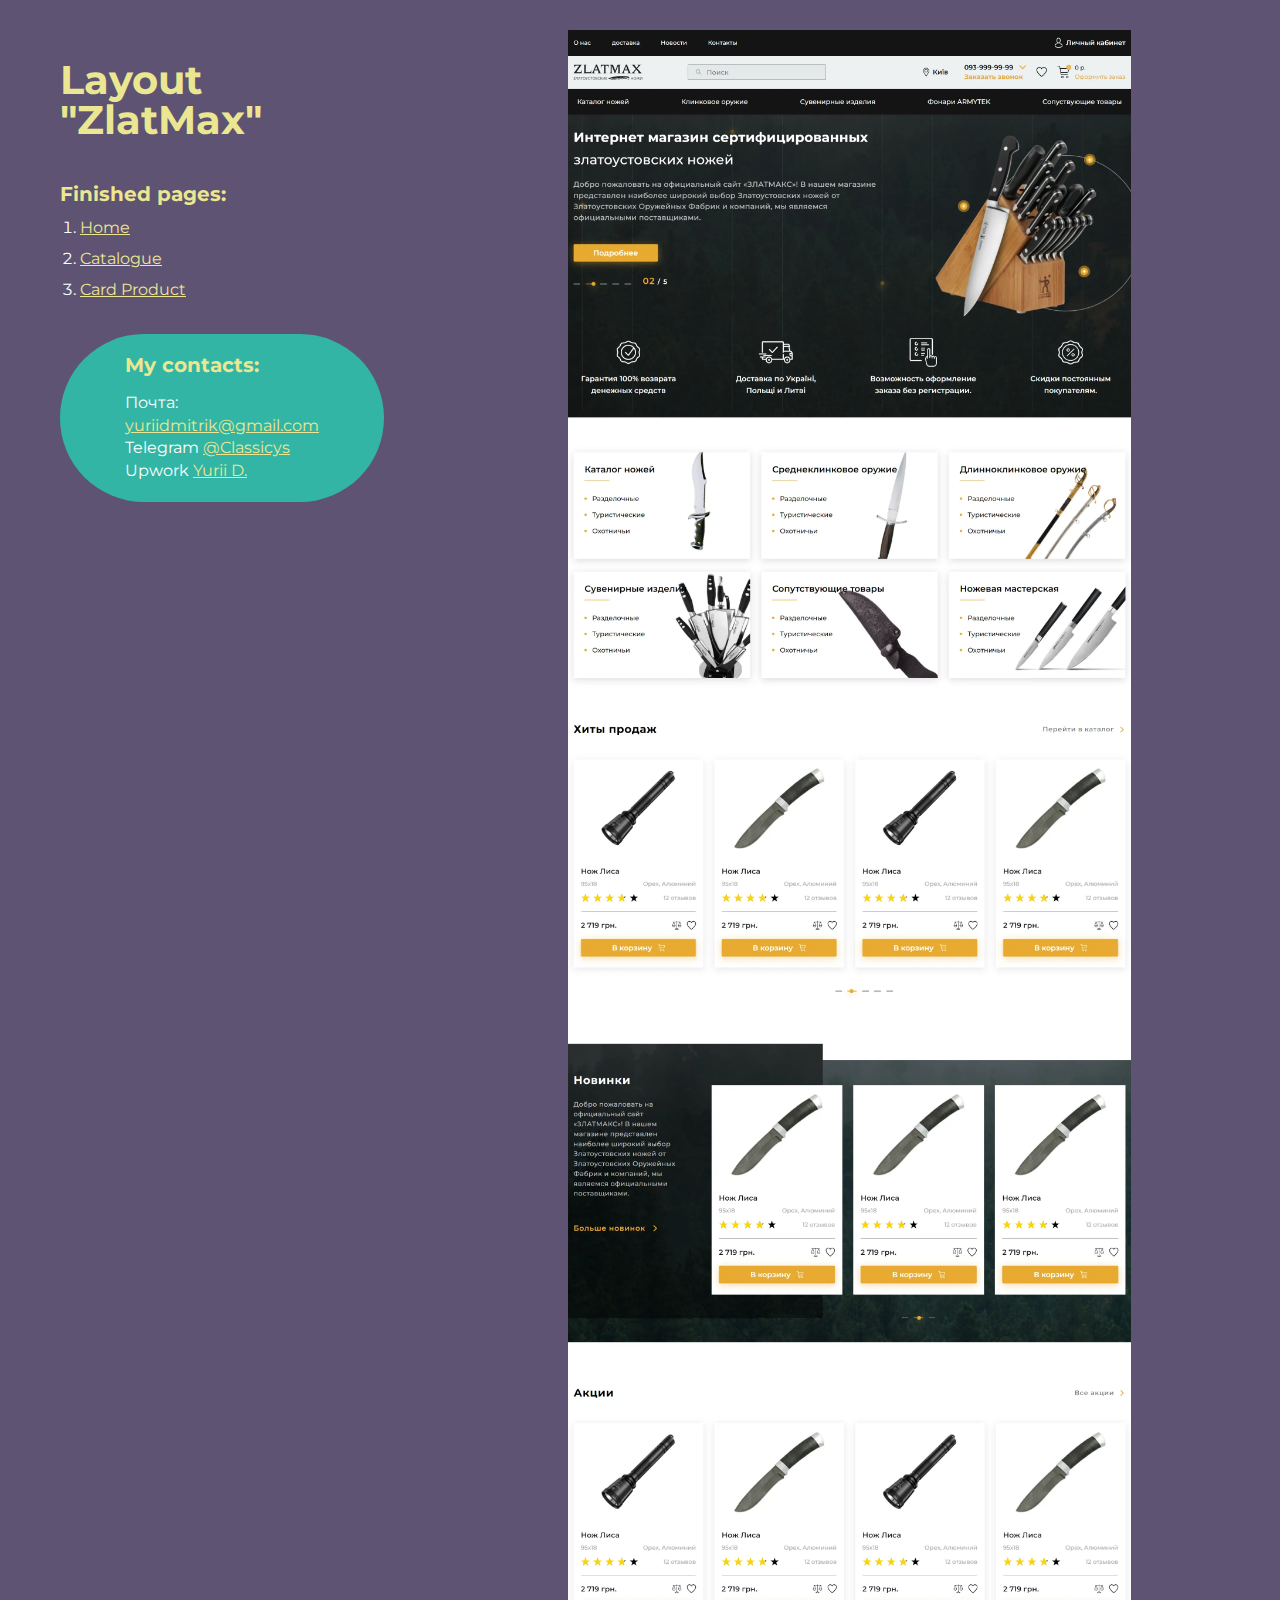
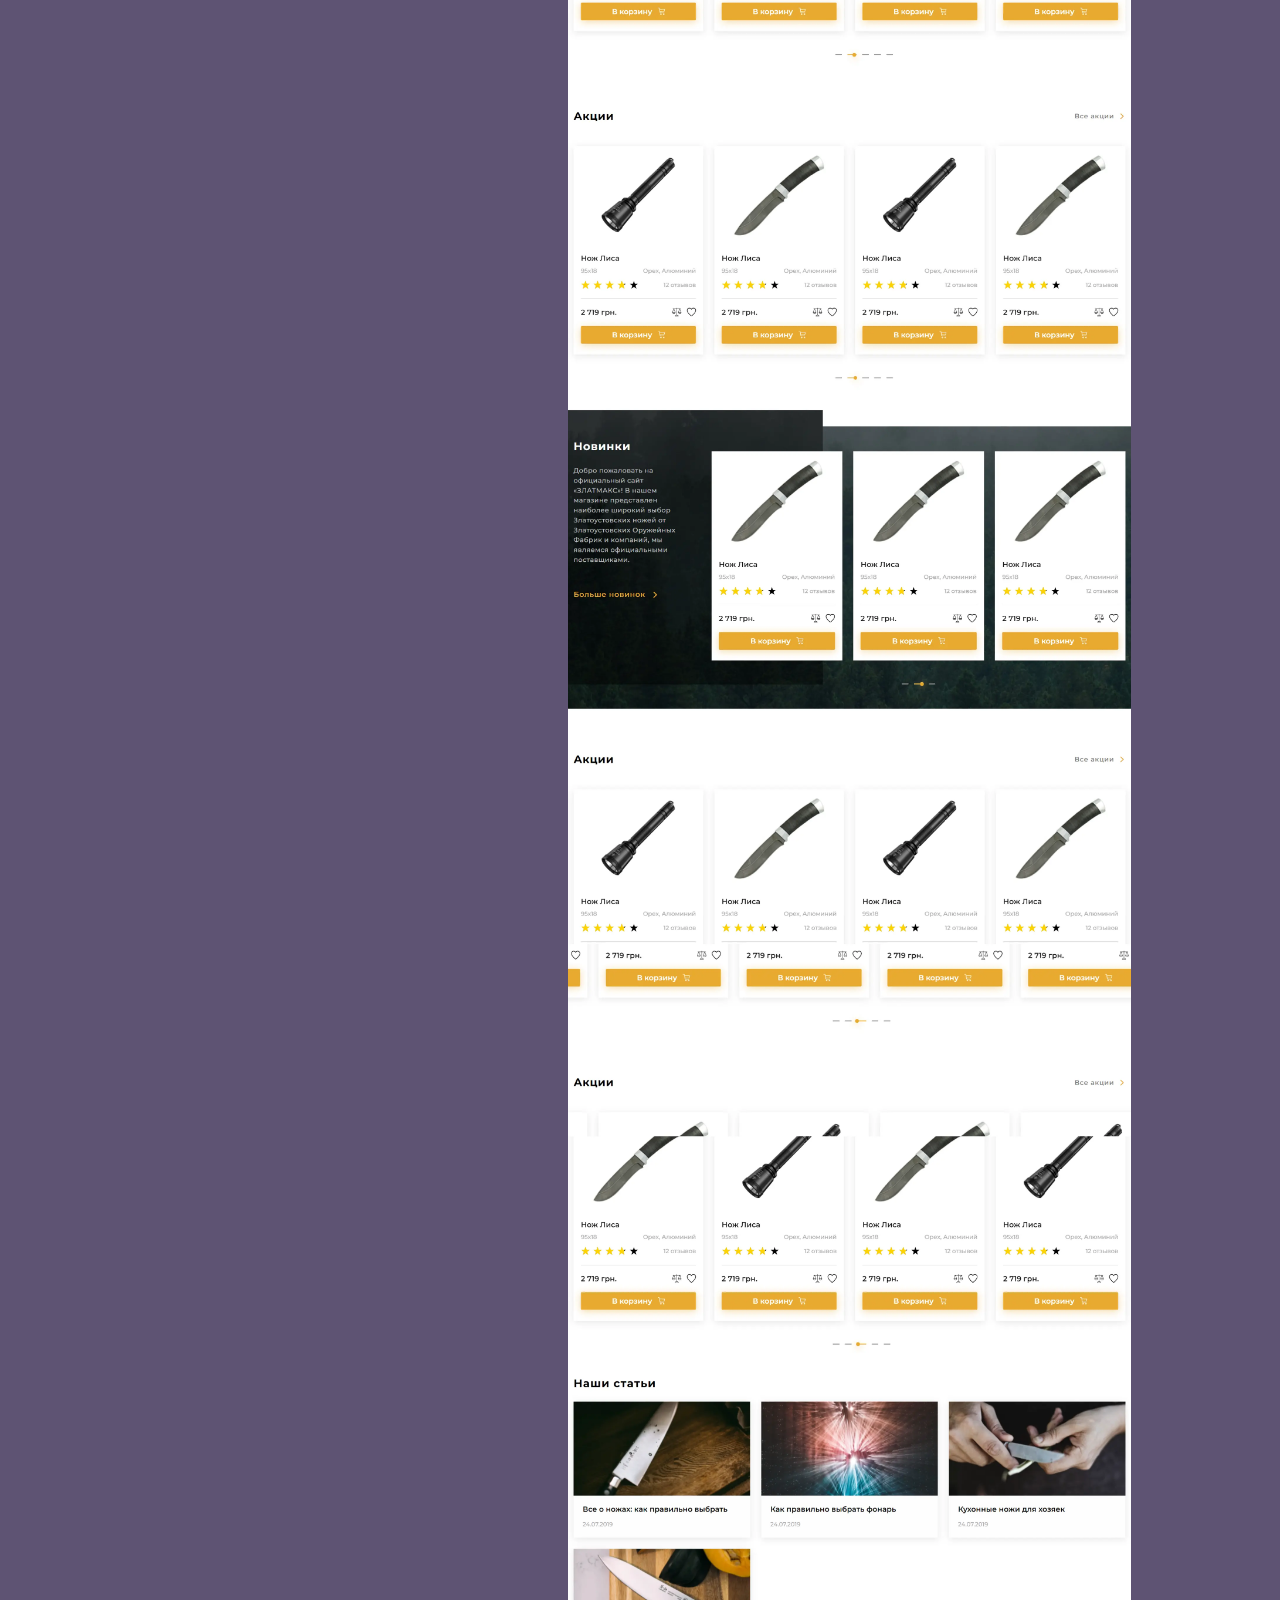
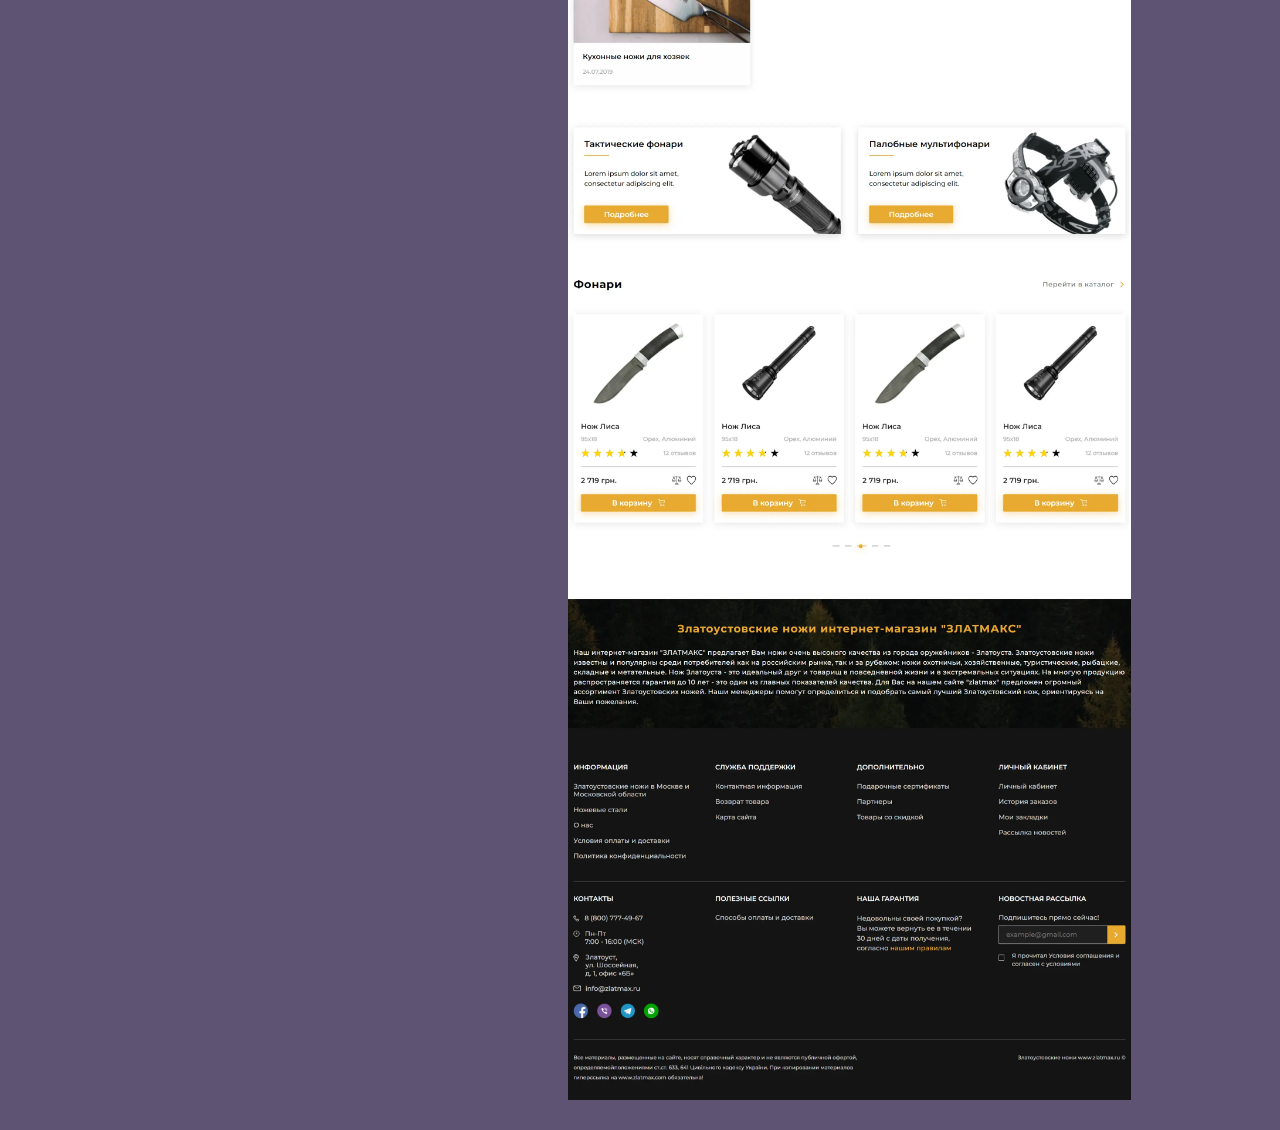
<file: index.html>
<!DOCTYPE html>
<html>

<head>
	<meta charset="UTF-8">
	<meta name="viewport" content="width=device-width, initial-scale=1.0">
	<title>Layout "ZlatMax"</title>
</head>

<body>
	<div class="project-body">
		<div class="project-body__rootpage rootpage">
			<h1>Layout "ZlatMax"</h1>
			<div class="rootpage__info">
				<!-- Особенности проекта -->
			</div>
			<h2>Finished pages:</h2>
			<ol class="rootpage__list">
				<li><a target="_blank" href="home.html">Home</a></li>
				<li><a target="_blank" href="catalog.html">Catalogue</a></li>
				<li><a target="_blank" href="product-page.html">Card Product</a></li>
			</ol>
			<div class="rootpage__contacts">
				<h2>My contacts:</h2>
				<p>Почта: <a href="mailto:yuriidmitrik@gmail.com">yuriidmitrik@gmail.com</a></p>
				<p>Telegram <a href="https://t.me/Classicys">@Classicys</a></p>
				<p>Upwork <a href="https://www.upwork.com/freelancers/~0100cb5b29f5cd2c4c">Yurii D.</a></p>
			</div>
		</div>
		<div class="project-body__image">
			<picture><source srcset="img/zlat-max.webp" type="image/webp"><img src="img/zlat-max.png" alt="zlat-max"></picture>
		</div>
	</div>
</body>
<style>
	@charset "UTF-8";
	@import url("https://fonts.googleapis.com/css?family=Montserrat:regular,700&display=swap");

	*,
	*::before,
	*::after {
		padding: 0px;
		margin: 0px;
		border: 0px;
		box-sizing: border-box;
	}

	html,
	body {
		height: 100%;
		margin: 0;
		padding: 0;
		min-width: 320px;
		width: 100%;
		color: #fff;
		background-color: #5e5373;
	}

	body {
		font-family: Montserrat;
		font-size: 100%;
		line-height: 1;
		font-size: 1rem;
	}

	a {
		text-decoration: underline;
		color: #ebe691
	}

	a:visited {
		text-decoration: underline;
		color: #aaa768;
	}

	a:hover {
		text-decoration: none;
	}

	ul li {
		list-style: none;
	}

	img {
		vertical-align: top;
	}

	.wrapper {
		width: 100%;
		min-height: 100%;
		overflow: hidden;
	}

	.project-body {
		display: flex;
		gap: 35px;
		padding: 30px;
	}

	.project-body__rootpage {
		flex: 0 1 30%;
	}

	.project-body__image {
		flex: 0 1 70%;
		position: relative;
		padding-bottom: 350%;
	}

	.project-body__image img {
		position: absolute;
		width: 100%;
		height: 100%;
		left: 0;
		top: 0;
		object-fit: contain;
	}

	.rootpage {
		padding: 30px;
		display: flex;
		flex-direction: column;
		align-items: flex-start;
	}

	@media (max-width: 767px) {
		.rootpage {
			padding: 30px 15px;
		}

		.project-body {
			padding: 15px;
			flex-direction: column;
		}

		.project-body__image {
			padding-bottom: 750%;
		}
	}

	h1 {
		color: #ebe691;
		font-size: 2.5rem;
		margin: 0px 0px 1.25rem 0px;
	}

	@media (max-width: 767px) {
		h1 {
			font-size: 1.85rem;
			margin: 0px 0px 1.25rem 0px;
		}
	}

	h2 {
		color: #ebe691;
		font-size: 1.25rem;
		margin: 0px 0px 1rem 0px;
	}

	@media (max-width: 767px) {
		h2 {
			font-size: 1.125rem;
			margin: 0px 0px 1rem 0px;
		}
	}

	.rootpage__info {
		line-height: 140%;
		margin: 0px 0px 1.5rem 0px;
	}

	.rootpage__list {
		margin: 0px 0px 2.25rem 1.25rem;
	}

	.rootpage__list li:not(:last-child) {
		margin: 0px 0px 15px 0px;
	}

	.rootpage__contacts,
	.rootpage__tnx {
		border-radius: 200px;
		padding: 20px 65px;
		line-height: 140%;
	}

	@media (max-width: 767px) {

		.rootpage__contacts,
		.rootpage__tnx {
			border-radius: 40px;
			padding: 20px;
		}
	}

	.rootpage__contacts {
		background: #32b5a4;

	}

	.rootpage__contacts a {
		color: #ebe691;
	}

	.rootpage__tnx {
		background: #c22d63;
		margin: 0px 0px 1rem 0px;
	}
</style>

</html>
</file>
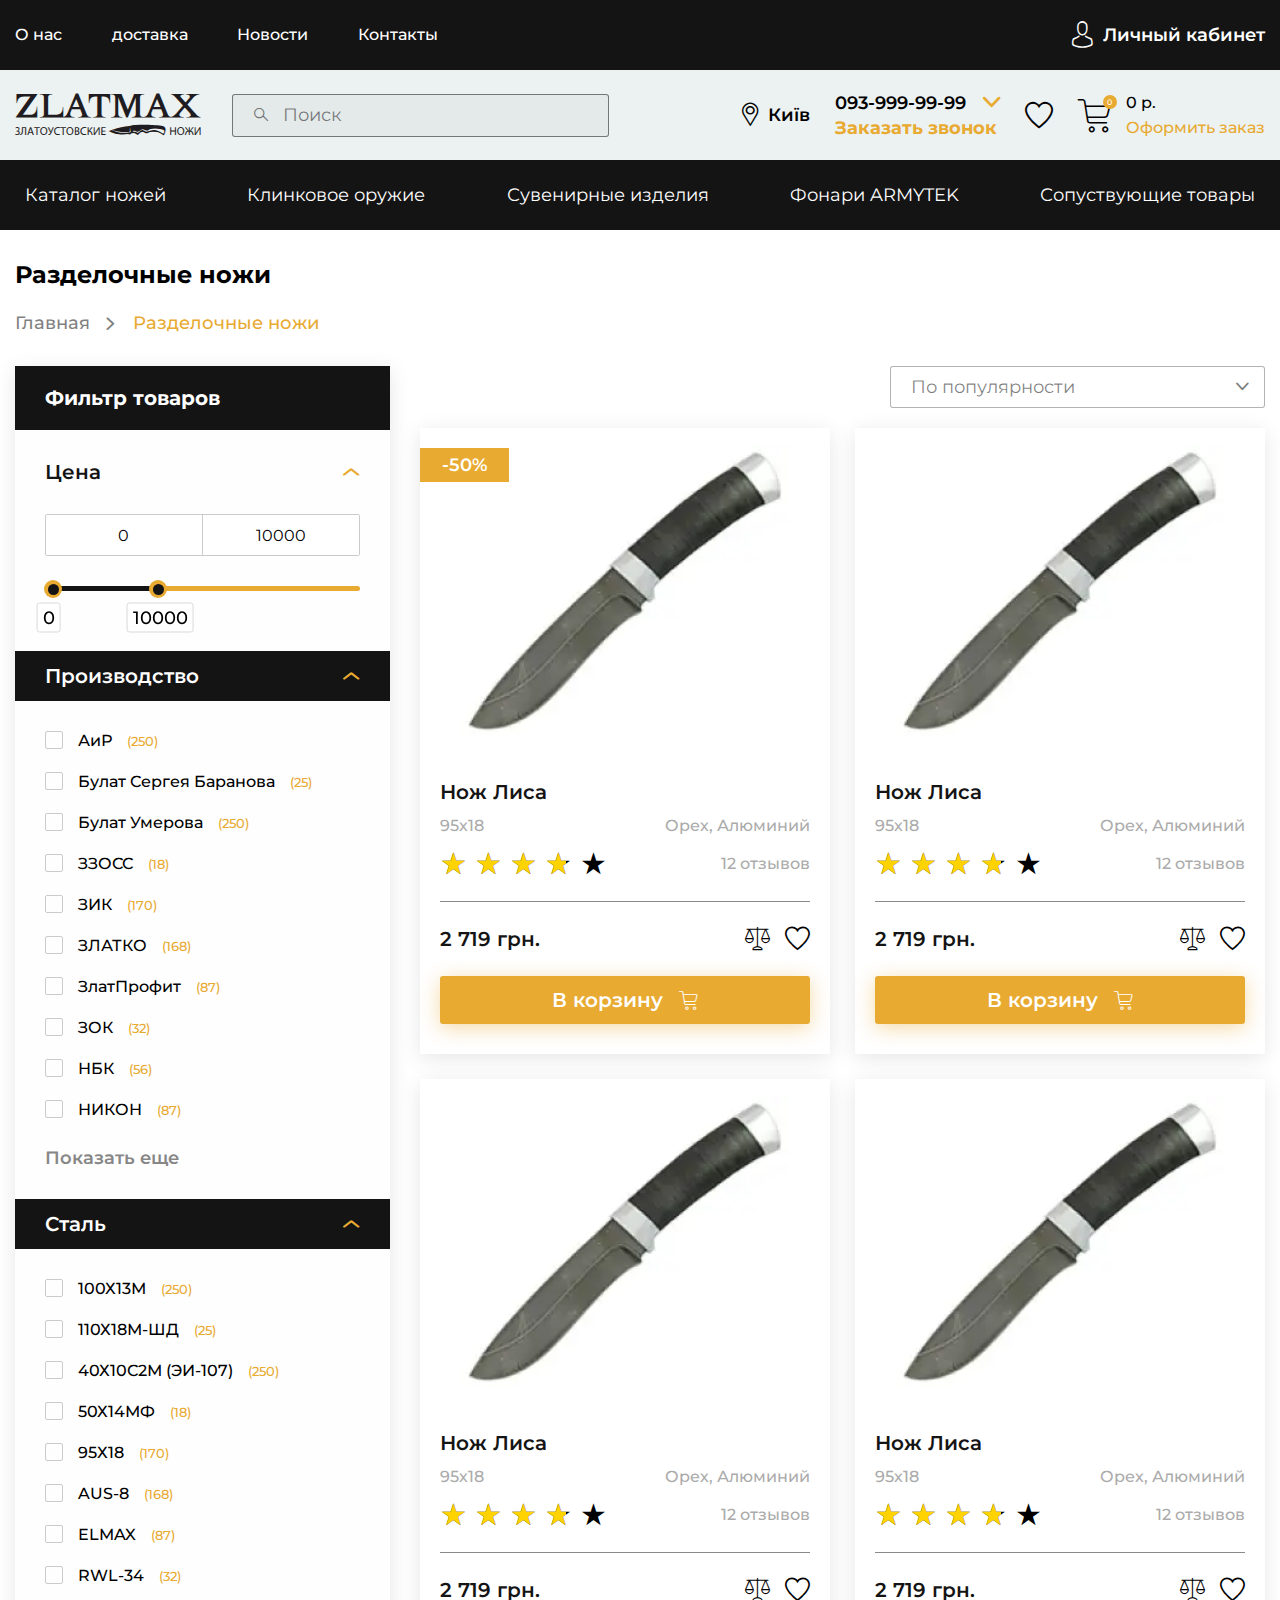
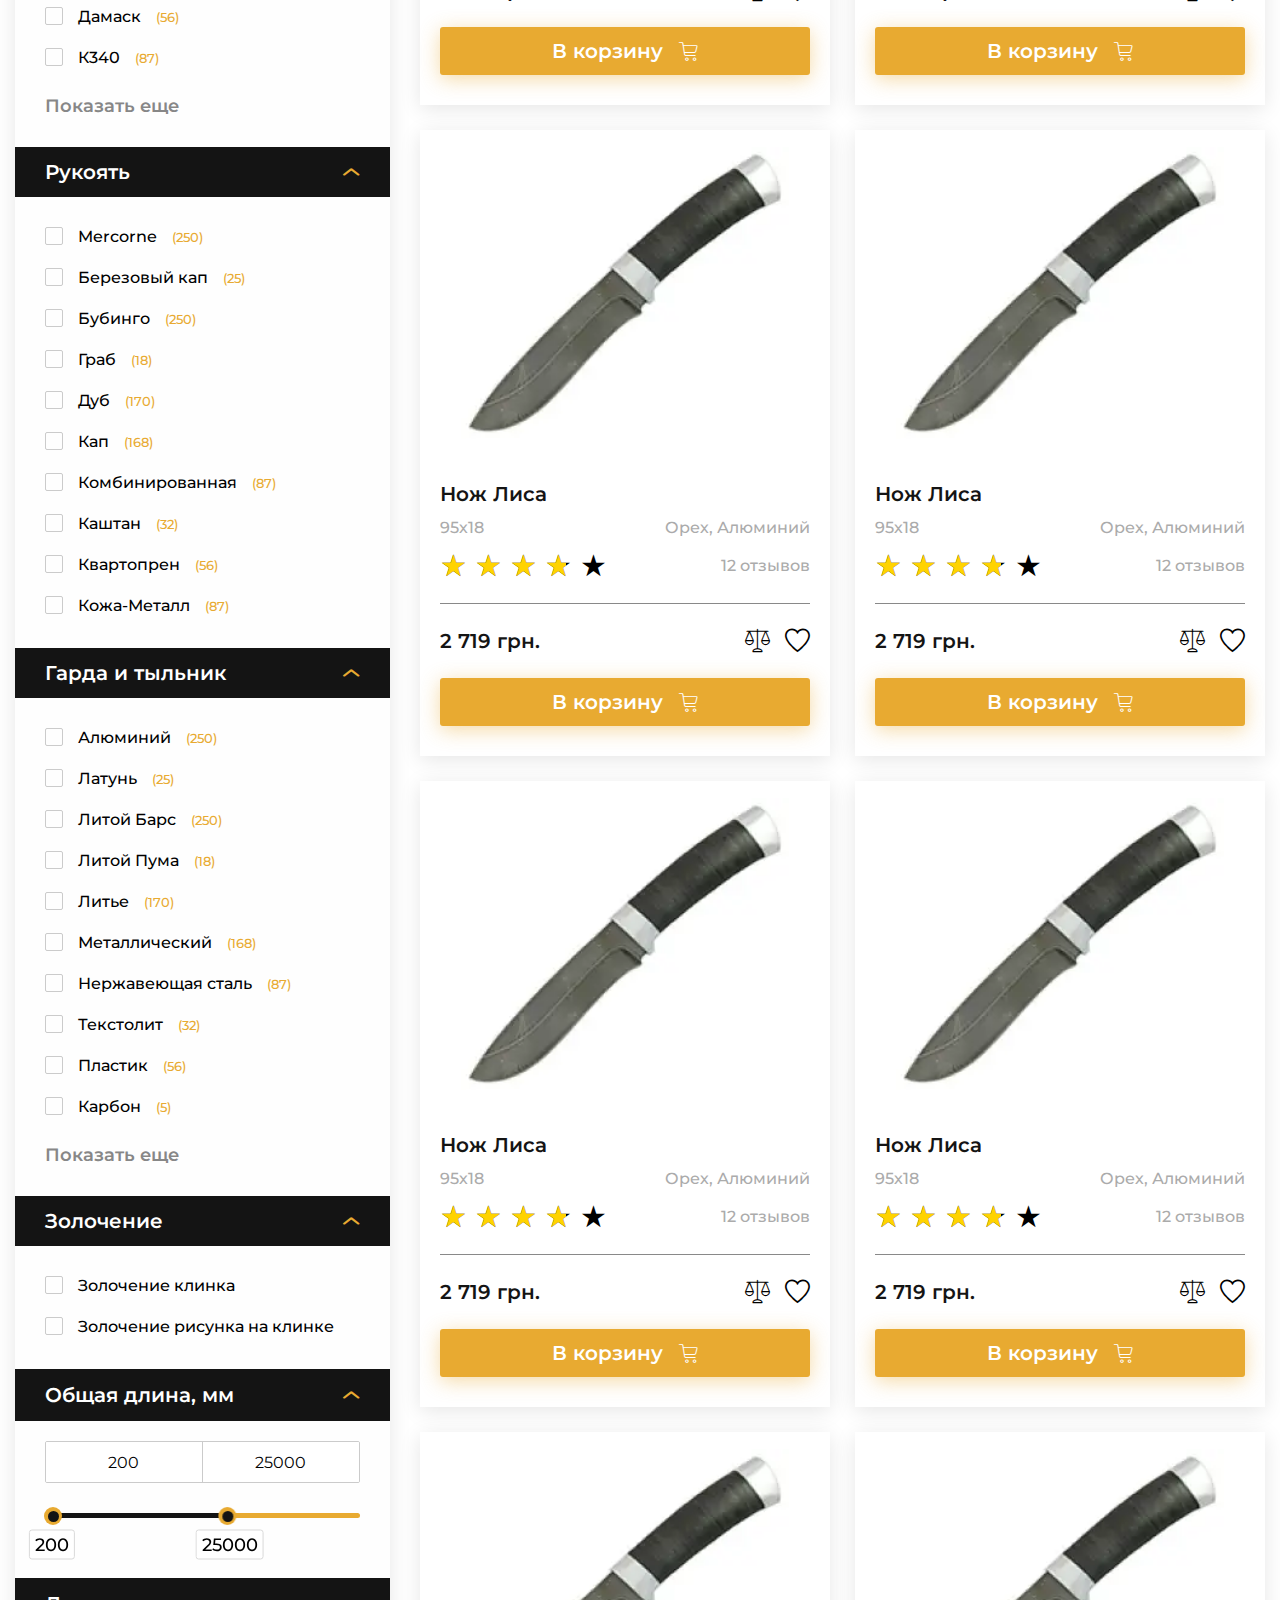
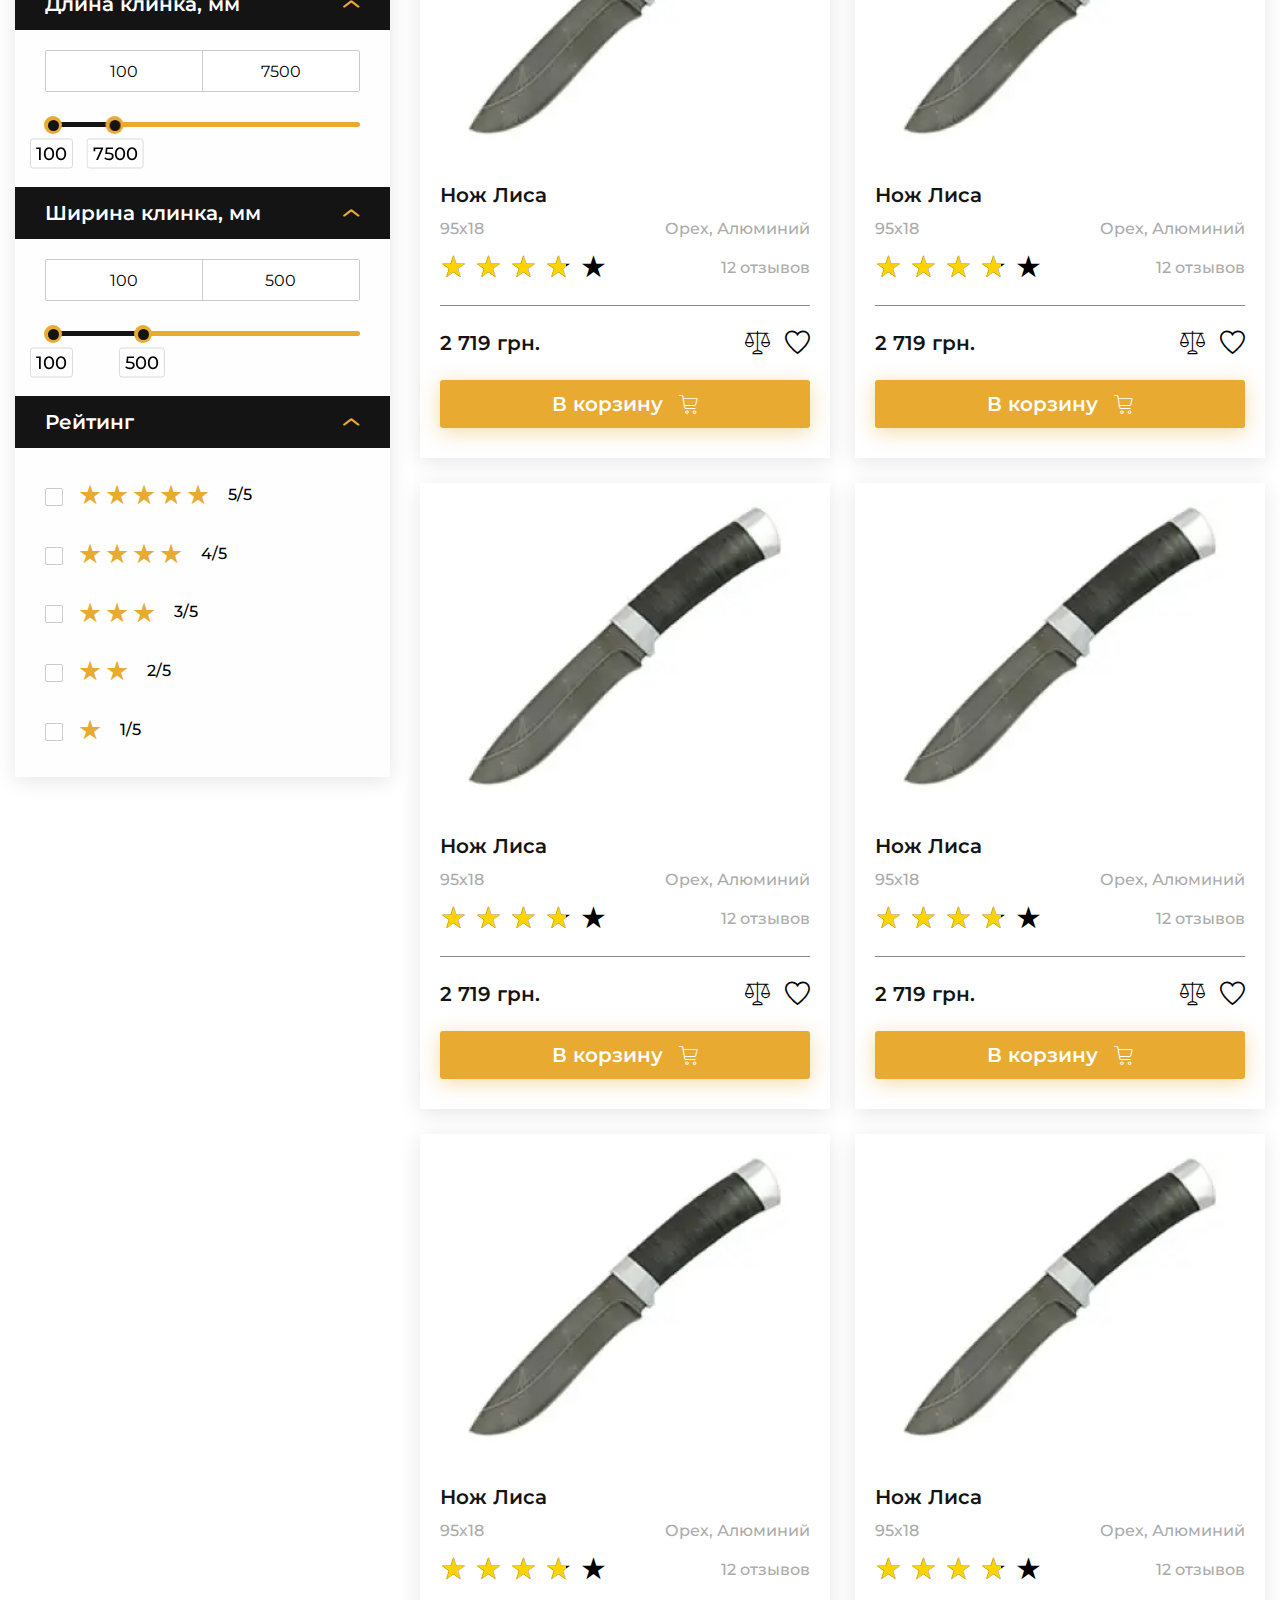
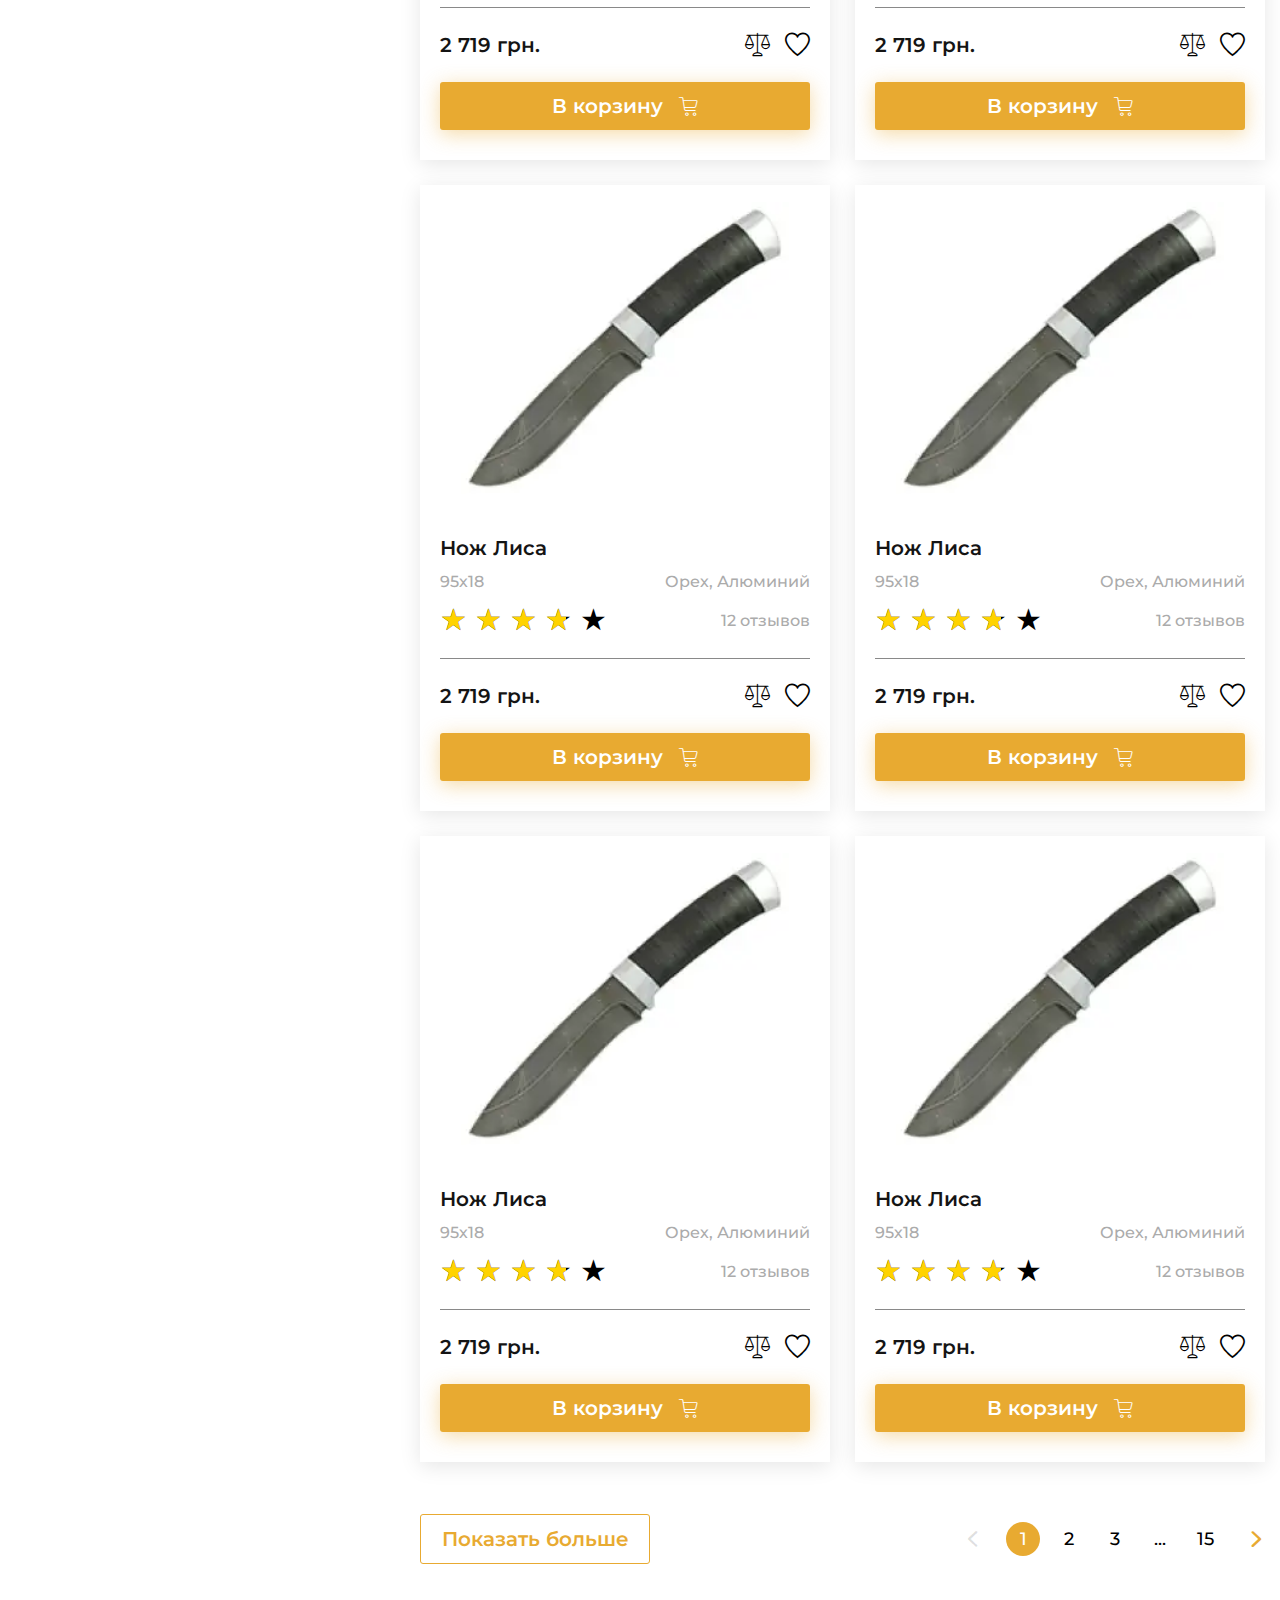
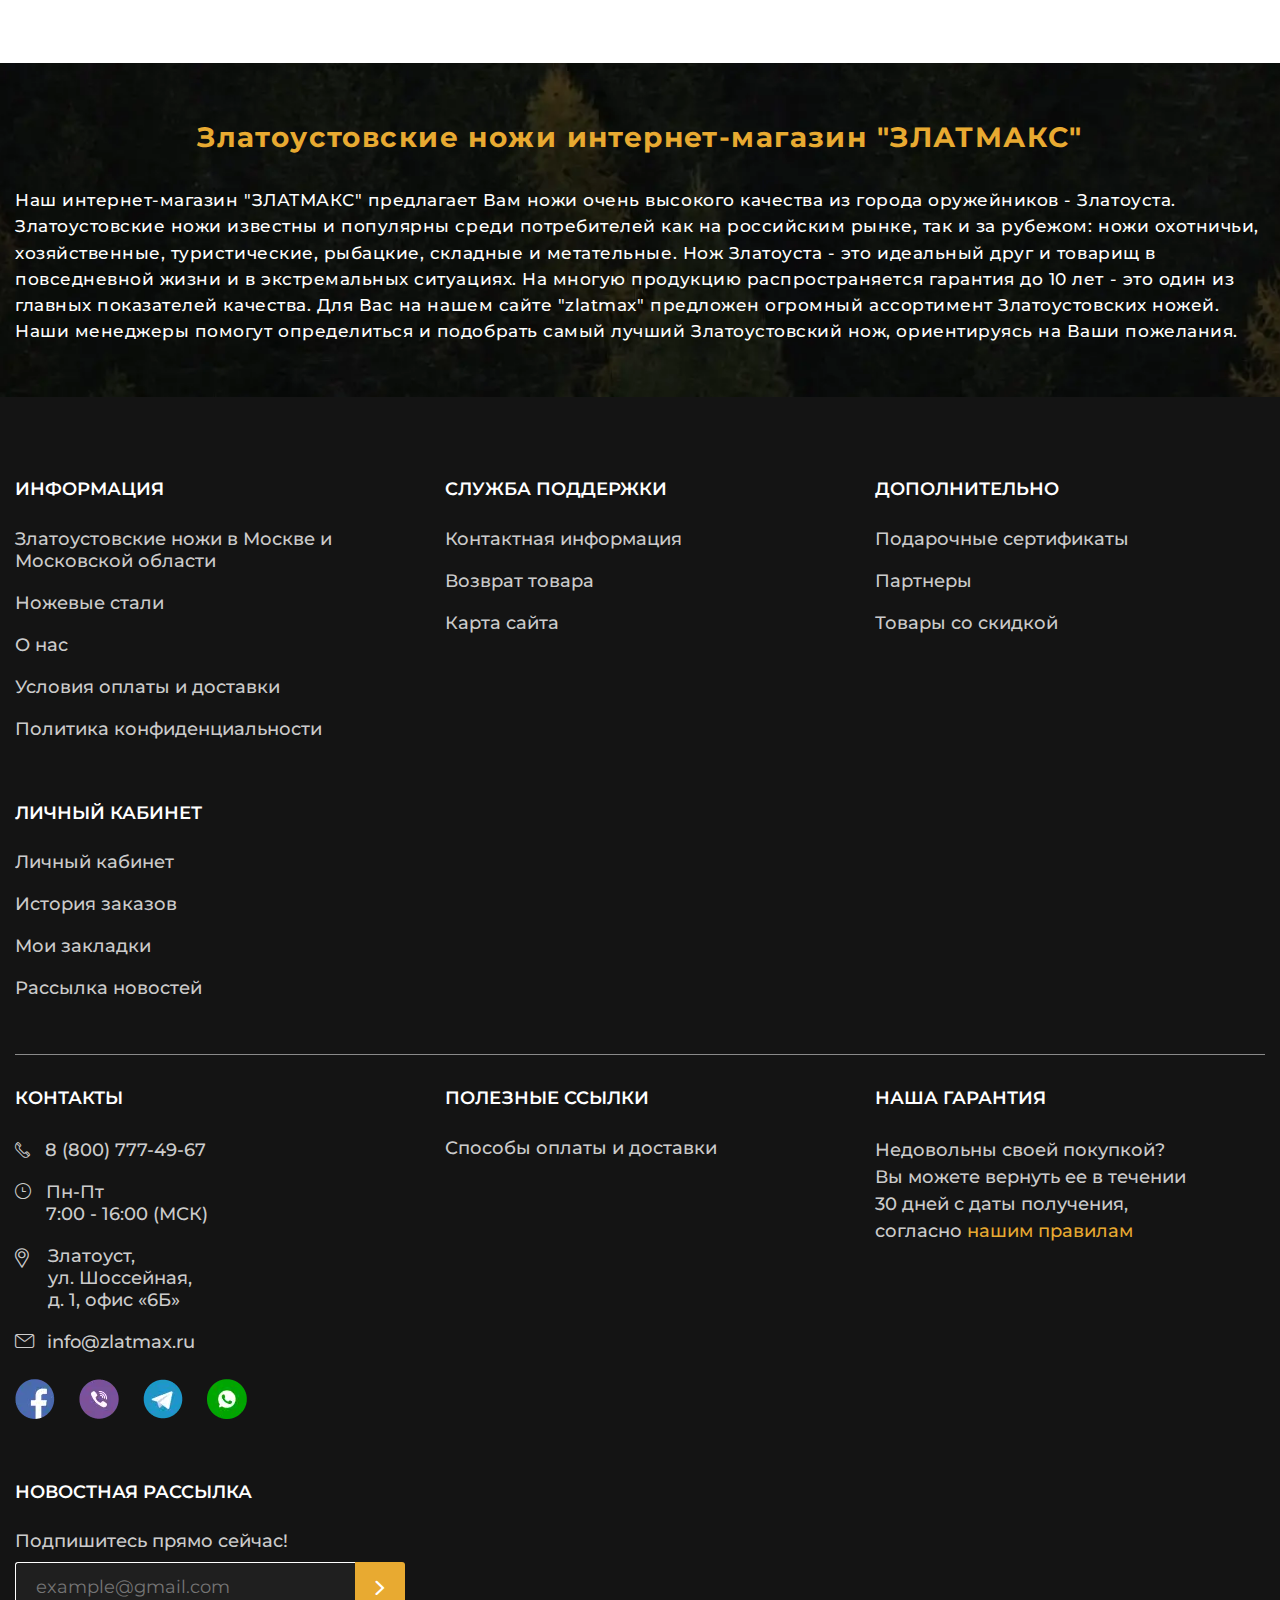
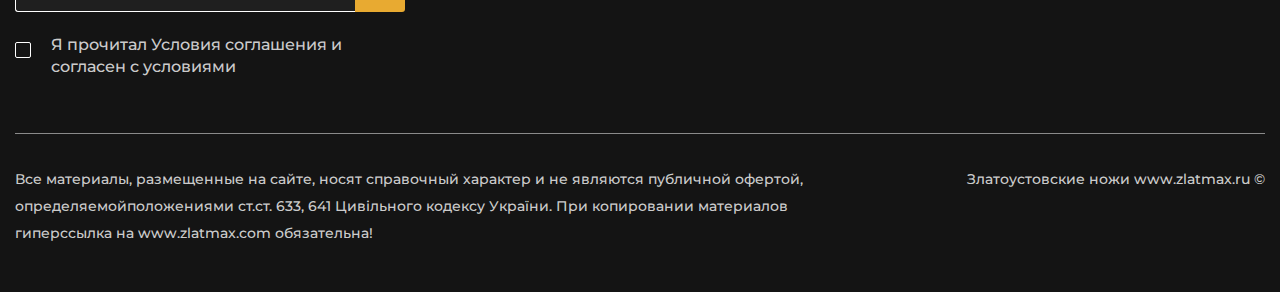
<file: catalog.html>
<!DOCTYPE html>
<html lang="ru">

<head>
	<title>Каталог</title>
	<meta charset="UTF-8">
	<meta name="format-detection" content="telephone=no">
	<!-- <style>body{opacity: 0;}</style> -->
	<link rel="stylesheet" href="css/style.min.css?_v=20230619192534">
	<link rel="shortcut icon" href="favicon.ico">
	<!-- <meta name="robots" content="noindex, nofollow"> -->
	<meta name="viewport" content="width=device-width, initial-scale=1.0">
</head>

<body>
	<div class="wrapper">
		<header class="header">
			<div class="header__top top-header">
				<div class="top-header__container">
					<nav class="top-header__menu menu-top-header">
						<ul data-da=".menu__body,991.98" class="menu-top-header__list">
							<li class="menu-top-header__item menu-top-header__item_catalog"><a href="" data-catalog class="menu-top-header__link menu-top-header__link_catalog _icon-arrow-bottom">Каталог товаров</a></li>
							<li class="menu-top-header__item"><a href="" class="menu-top-header__link">О нас</a></li>
							<li class="menu-top-header__item"><a href="" class="menu-top-header__link">доставка</a></li>
							<li class="menu-top-header__item"><a href="" class="menu-top-header__link">Новости</a></li>
							<li class="menu-top-header__item"><a href="" class="menu-top-header__link">Контакты</a></li>
						</ul>
					</nav>
					<a href="" class="top-header__user _icon-user"><span>Личный кабинет</span></a>
					<nav hidden class="menu">
						<button type="button" class="menu__icon icon-menu"><span></span></button>
						<div class="menu__body">
						</div>
					</nav>
				</div>
			</div>
			<div class="header__body body-header">
				<div class="body-header__container">
					<a href="" class="body-header__logo"></a>
					<div data-da=".catalog-header__container, 479.98" class="body-header__search">
						<form action="#" class="search-header">
							<button type="submit" class="search-header__button _icon-search"></button>
							<input autocomplete="off" type="text" name="form[]" data-error="Ошибка" placeholder="Поиск" class="search-header__input">
						</form>
					</div>
					<div class="body-header__actions actions-header">
						<a href="" class="actions-header__location _icon-location">Київ</a>
						<div data-da=".top-header__container,991.98,first" class="actions-header__phones phones-header">
							<div data-spollers class="phones-header__items">
								<div class="phones-header__item">
									<a href="tel:0939999999" class="phones-header__phone"><span>093-999-99-99</span></a>
									<button type="button" data-spoller class="phones-header__arrow _icon-arrow-bottom"></button>
									<ul class="phones-header__list">
										<li><a href="tel:0933333333" class="phones-header__phone">093-333-33-33</a></li>
										<li><a href="tel:0935555555" class="phones-header__phone">093-555-55-55</a></li>
										<li><a href="tel:0934444444" class="phones-header__phone">093-444-44-44</a></li>
									</ul>
								</div>
							</div>

							<button type="button" data-popup="#callback" class="phones-header__callback">Заказать звонок</button>
						</div>
						<a href="" data-da=".top-header__container, 991.98, 2" class="actions-header__favorite _icon-favorite"></a>
						<a href="" data-da=".top-header__container, 991.98, 2" class="actions-header__cart cart-header">
							<div class="cart-header__icon _icon-cart"><span>0</span></div>
							<div class="cart-header__body">
								<div class="cart-header__summ">0 р.</div>
								<div class="cart-header__link">Оформить заказ</div>
							</div>
						</a>
					</div>
				</div>
			</div>
			<div class="header__catalog catalog-header">
				<div class="catalog-header__container">
					<nav class="catalog-header__menu menu-catalog">
						<button type="submit" class="menu-catalog__back _icon-back">Назад</button>
						<ul class="menu-catalog__list">
							<li class="menu-catalog__item">
								<button type="button" data-subparent="1" class="menu-catalog__link">Каталог ножей</button>
							</li>
							<li class="menu-catalog__item">
								<button type="button" data-subparent="2" class="menu-catalog__link">Клинковое оружие</button>
							</li>
							<li class="menu-catalog__item">
								<button type="button" class="menu-catalog__link">Сувенирные изделия</button>
							</li>
							<li class="menu-catalog__item">
								<button type="button" class="menu-catalog__link">Фонари ARMYTEK</button>
							</li>
							<li class="menu-catalog__item">
								<button type="button" class="menu-catalog__link">Сопуствующие товары</button>
							</li>
						</ul>
						<div class="menu-catalog__sub-menu sub-menu-catalog">
							<button type="submit" class="sub-menu-catalog__back _icon-back">Назад</button>
							<div class="sub-menu-catalog__container">
								<div hidden data-submenu="1" class="sub-menu-catalog__block">
									<div class="sub-menu-catalog__category">
										<a href="" class="sub-menu-catalog__category-link">Категория ножей</a>
									</div>
									<div class="sub-menu-catalog__category">
										<a href="" class="sub-menu-catalog__category-link">Производство ножей</a>
									</div>
									<div class="sub-menu-catalog__category">
										<a href="" class="sub-menu-catalog__category-link">Ножи по маркам стали</a>
									</div>
									<div class="sub-menu-catalog__category">
										<a href="" class="sub-menu-catalog__category-link">Заточка и полировка ножей</a>
									</div>
									<div class="sub-menu-catalog__category">
										<a href="" class="sub-menu-catalog__category-link">Ножевая мастерская</a>
									</div>
									<ul class="sub-menu-catalog__list">
										<li class="sub-menu-catalog__item">
											<a href="" class="sub-menu-catalog__link">Разделочные ножи</a>
										</li>
										<li class="sub-menu-catalog__item">
											<a href="" class="sub-menu-catalog__link">Туристические ножи</a>
										</li>
										<li class="sub-menu-catalog__item">
											<a href="" class="sub-menu-catalog__link">Ножи охотничьи</a>
										</li>
										<li class="sub-menu-catalog__item">
											<a href="" class="sub-menu-catalog__link">Булатные ножи</a>
										</li>
										<li class="sub-menu-catalog__item">
											<a href="" class="sub-menu-catalog__link">Ножи из дамаска</a>
										</li>
										<li class="sub-menu-catalog__item">
											<a href="" class="sub-menu-catalog__link">Тактического назначения</a>
										</li>
										<li class="sub-menu-catalog__item">
											<a href="" class="sub-menu-catalog__link">Метательные ножи</a>
										</li>
										<li class="sub-menu-catalog__item">
											<a href="" class="sub-menu-catalog__link">Мачете и кукри</a>
										</li>
										<li class="sub-menu-catalog__item">
											<a href="" class="sub-menu-catalog__link">Ножи кухонные</a>
										</li>
									</ul>
									<ul class="sub-menu-catalog__list">
										<li class="sub-menu-catalog__item">
											<a href="" class="sub-menu-catalog__link">Ножи АИР</a>
										</li>
										<li class="sub-menu-catalog__item">
											<a href="" class="sub-menu-catalog__link">Ножи ЗИК</a>
										</li>
										<li class="sub-menu-catalog__item">
											<a href="" class="sub-menu-catalog__link">Ножи ЗЗОСС</a>
										</li>
										<li class="sub-menu-catalog__item">
											<a href="" class="sub-menu-catalog__link">Ножи РОСоружие</a>
										</li>
										<li class="sub-menu-catalog__item">
											<a href="" class="sub-menu-catalog__link">Ножи Оружейник</a>
										</li>
										<li class="sub-menu-catalog__item">
											<a href="" class="sub-menu-catalog__link">Булат Сергея Баранова</a>
										</li>
										<li class="sub-menu-catalog__item">
											<a href="" class="sub-menu-catalog__link">Булат Андрея Умерова</a>
										</li>
										<li class="sub-menu-catalog__item">
											<a href="" class="sub-menu-catalog__link">Ножи Златко</a>
										</li>
										<li class="sub-menu-catalog__item">
											<a href="" class="sub-menu-catalog__link">Ножи Стиль-М</a>
										</li>
										<li class="sub-menu-catalog__item">
											<a href="" class="sub-menu-catalog__link">Оружейная компания</a>
										</li>

									</ul>
									<ul class="sub-menu-catalog__list">
										<li class="sub-menu-catalog__item">
											<a href="" class="sub-menu-catalog__link">Ножи из стали 40х102С2М</a>
										</li>
										<li class="sub-menu-catalog__item">
											<a href="" class="sub-menu-catalog__link">Ножи из стали 95х18</a>
										</li>
										<li class="sub-menu-catalog__item">
											<a href="" class="sub-menu-catalog__link">Ножи из стали 100х13м</a>
										</li>
										<li class="sub-menu-catalog__item">
											<a href="" class="sub-menu-catalog__link">Ножи из стали 110х18м-ШД</a>
										</li>
										<li class="sub-menu-catalog__item">
											<a href="" class="sub-menu-catalog__link">Ножи из стали ЭИ-107 ТЦ</a>
										</li>
										<li class="sub-menu-catalog__item">
											<a href="" class="sub-menu-catalog__link">Ножи из стали 50х14МФ</a>
										</li>
										<li class="sub-menu-catalog__item">
											<a href="" class="sub-menu-catalog__link">Ножи из стали AUS-8</a>
										</li>
										<li class="sub-menu-catalog__item">
											<a href="" class="sub-menu-catalog__link">Ножи из стали К340</a>
										</li>
										<li class="sub-menu-catalog__item">
											<a href="" class="sub-menu-catalog__link">Ножи из стали M390</a>
										</li>
										<li class="sub-menu-catalog__item">
											<a href="" class="sub-menu-catalog__link">Ножи из стали ЭП-766</a>
										</li>

									</ul>
									<ul class="sub-menu-catalog__list">
										<li class="sub-menu-catalog__item">
											<a href="" class="sub-menu-catalog__link">Паста ГОИ</a>
										</li>
										<li class="sub-menu-catalog__item">
											<a href="" class="sub-menu-catalog__link">Алмазная паста</a>
										</li>
										<li class="sub-menu-catalog__item">
											<a href="" class="sub-menu-catalog__link">Бруски и камни для заточки</a>
										</li>
										<li class="sub-menu-catalog__item">
											<a href="" class="sub-menu-catalog__link">Заточные системы</a>
										</li>
									</ul>
									<ul class="sub-menu-catalog__list">
										<li class="sub-menu-catalog__item">
											<a href="" class="sub-menu-catalog__link">Заготовки для ножей</a>
										</li>
										<li class="sub-menu-catalog__item">
											<a href="" class="sub-menu-catalog__link">Заготовки для ножей</a>
										</li>
										<li class="sub-menu-catalog__item">
											<a href="" class="sub-menu-catalog__link">Литье для ножей</a>
										</li>
										<li class="sub-menu-catalog__item">
											<a href="" class="sub-menu-catalog__link">Материалы для рукоятей</a>
										</li>
										<li class="sub-menu-catalog__item">
											<a href="" class="sub-menu-catalog__link">Уход за рукоятиями ножей</a>
										</li>
									</ul>
									<div class="sub-menu-catalog__footer">
										<a href="" class="sub-menu-catalog__all">Смотреть все</a>
									</div>
									<div class="sub-menu-catalog__footer">
										<a href="" class="sub-menu-catalog__all">Смотреть все</a>
									</div>
									<div class="sub-menu-catalog__footer">
										<a href="" class="sub-menu-catalog__all">Смотреть все</a>
									</div>
									<div class="sub-menu-catalog__footer">
										<a href="" class="sub-menu-catalog__all">Смотреть все</a>
									</div>
									<div class="sub-menu-catalog__footer">
										<a href="" class="sub-menu-catalog__all">Смотреть все</a>
									</div>
								</div>
								<div hidden data-submenu="2" class="sub-menu-catalog__block">
									<div class="sub-menu-catalog__category">
										<a href="" class="sub-menu-catalog__category-link">Категория ножей</a>
									</div>
									<div class="sub-menu-catalog__category">
										<a href="" class="sub-menu-catalog__category-link">Производство ножей</a>
									</div>
									<div class="sub-menu-catalog__category">
										<a href="" class="sub-menu-catalog__category-link">Заточка и полировка ножей</a>
									</div>
									<ul class="sub-menu-catalog__list">
										<li class="sub-menu-catalog__item">
											<a href="" class="sub-menu-catalog__link">Разделочные ножи</a>
										</li>
										<li class="sub-menu-catalog__item">
											<a href="" class="sub-menu-catalog__link">Туристические ножи</a>
										</li>
										<li class="sub-menu-catalog__item">
											<a href="" class="sub-menu-catalog__link">Ножи охотничьи</a>
										</li>
										<li class="sub-menu-catalog__item">
											<a href="" class="sub-menu-catalog__link">Булатные ножи</a>
										</li>
										<li class="sub-menu-catalog__item">
											<a href="" class="sub-menu-catalog__link">Ножи из дамаска</a>
										</li>
										<li class="sub-menu-catalog__item">
											<a href="" class="sub-menu-catalog__link">Тактического назначения</a>
										</li>
										<li class="sub-menu-catalog__item">
											<a href="" class="sub-menu-catalog__link">Метательные ножи</a>
										</li>
										<li class="sub-menu-catalog__item">
											<a href="" class="sub-menu-catalog__link">Мачете и кукри</a>
										</li>
										<li class="sub-menu-catalog__item">
											<a href="" class="sub-menu-catalog__link">Ножи кухонные</a>
										</li>
									</ul>
									<ul class="sub-menu-catalog__list">
										<li class="sub-menu-catalog__item">
											<a href="" class="sub-menu-catalog__link">Ножи АИР</a>
										</li>
										<li class="sub-menu-catalog__item">
											<a href="" class="sub-menu-catalog__link">Ножи ЗИК</a>
										</li>
										<li class="sub-menu-catalog__item">
											<a href="" class="sub-menu-catalog__link">Ножи ЗЗОСС</a>
										</li>
										<li class="sub-menu-catalog__item">
											<a href="" class="sub-menu-catalog__link">Ножи РОСоружие</a>
										</li>
										<li class="sub-menu-catalog__item">
											<a href="" class="sub-menu-catalog__link">Ножи Оружейник</a>
										</li>
										<li class="sub-menu-catalog__item">
											<a href="" class="sub-menu-catalog__link">Булат Сергея Баранова</a>
										</li>
										<li class="sub-menu-catalog__item">
											<a href="" class="sub-menu-catalog__link">Булат Андрея Умерова</a>
										</li>
										<li class="sub-menu-catalog__item">
											<a href="" class="sub-menu-catalog__link">Ножи Златко</a>
										</li>
										<li class="sub-menu-catalog__item">
											<a href="" class="sub-menu-catalog__link">Ножи Стиль-М</a>
										</li>
										<li class="sub-menu-catalog__item">
											<a href="" class="sub-menu-catalog__link">Оружейная компания</a>
										</li>

									</ul>
									<ul class="sub-menu-catalog__list">
										<li class="sub-menu-catalog__item">
											<a href="" class="sub-menu-catalog__link">Паста ГОИ</a>
										</li>
										<li class="sub-menu-catalog__item">
											<a href="" class="sub-menu-catalog__link">Алмазная паста</a>
										</li>
										<li class="sub-menu-catalog__item">
											<a href="" class="sub-menu-catalog__link">Бруски и камни для заточки</a>
										</li>
										<li class="sub-menu-catalog__item">
											<a href="" class="sub-menu-catalog__link">Заточные системы</a>
										</li>
									</ul>
									<div class="sub-menu-catalog__footer">
										<a href="" class="sub-menu-catalog__all">Смотреть все</a>
									</div>
									<div class="sub-menu-catalog__footer">
										<a href="" class="sub-menu-catalog__all">Смотреть все</a>
									</div>
									<div class="sub-menu-catalog__footer">
										<a href="" class="sub-menu-catalog__all">Смотреть все</a>
									</div>
								</div>
							</div>
						</div>
					</nav>
				</div>
			</div>
		</header>
		<main class="page page_inner">
			<div class="page__header">
				<div class="page__container">
					<h1 class="page__title title">Разделочные ножи</h1>
					<nav class="page__breadcrumbs breadcrumbs">
						<ul class="breadcrumbs__list">
							<li class="breadcrumbs__item"><a href="" class="breadcrumbs__link"><span>Главная</span></a></li>
							<li class="breadcrumbs__item"><span class="breadcrumbs__current">Разделочные ножи</span></li>
						</ul>
					</nav>
				</div>
			</div>
			<div class="catalog">
				<div class="catalog__container">
					<div class="catalog__body">
						<div data-spollers="992" class="catalog__filter filter-catalog">
							<button type="button" data-spoller class="filter-catalog__title filter-title">Фильтр товаров</button>
							<div data-spollers class="filter-catalog__items">
								<div class="filter-catalog__price price-filter">
									<button type="button" data-spoller class="price-filter__title filter-title _spoller-active _icon-arrow-spoiler">Цена</button>
									<div data-range class="price-filter__body">
										<div class="price-filter__inputs">
											<input value="0" data-range-from="0" autocomplete="off" type="text" name="form[]" class="price-filter__input">
											<input value="10000" data-range-to="30000" autocomplete="off" type="text" name="form[]" class="price-filter__input">
										</div>
										<div data-range-item data-tooltip class="price-filter__range"></div>
									</div>
								</div>
								<div class="filter-catalog__item item-filter-catalog">
									<button type="button" data-spoller class="item-filter-catalog__title filter-title _spoller-active _icon-arrow-spoiler">Производство</button>
									<div data-showmore="items" class="item-filter-catalog__body">
										<ul data-showmore-content="10" class="item-filter-catalog__content">
											<li class="item-filter-catalog__checkbox checkbox">
												<input id="c_1" class="checkbox__input" hidden type="checkbox" value="АиР" name="production">
												<label for="c_1" class="checkbox__label" tabindex="1"><span class="checkbox__text">АиР<small>(250)</small></span></label>
											</li>
											<li class="item-filter-catalog__checkbox checkbox">
												<input id="c_2" class="checkbox__input" hidden type="checkbox" value="Булат Сергея Баранова" name="production">
												<label for="c_2" class="checkbox__label" tabindex="1"><span class="checkbox__text">Булат Сергея Баранова<small>(25)</small></span></label>
											</li>
											<li class="item-filter-catalog__checkbox checkbox">
												<input id="c_3" class="checkbox__input" hidden type="checkbox" value="Булат Умерова" name="production">
												<label for="c_3" class="checkbox__label" tabindex="1"><span class="checkbox__text">Булат Умерова<small>(250)</small></span></label>
											</li>
											<li class="item-filter-catalog__checkbox checkbox">
												<input id="c_4" class="checkbox__input" hidden type="checkbox" value="ЗЗОСС" name="production">
												<label for="c_4" class="checkbox__label" tabindex="1"><span class="checkbox__text">ЗЗОСС<small>(18)</small></span></label>
											</li>
											<li class="item-filter-catalog__checkbox checkbox">
												<input id="c_5" class="checkbox__input" hidden type="checkbox" value="ЗИК" name="production">
												<label for="c_5" class="checkbox__label" tabindex="1"><span class="checkbox__text">ЗИК<small>(170)</small></span></label>
											</li>
											<li class="item-filter-catalog__checkbox checkbox">
												<input id="c_6" class="checkbox__input" hidden type="checkbox" value="ЗЛАТКО" name="production">
												<label for="c_6" class="checkbox__label" tabindex="1"><span class="checkbox__text">ЗЛАТКО<small>(168)</small></span></label>
											</li>
											<li class="item-filter-catalog__checkbox checkbox">
												<input id="c_7" class="checkbox__input" hidden type="checkbox" value="ЗлатПрофит" name="production">
												<label for="c_7" class="checkbox__label" tabindex="1"><span class="checkbox__text">ЗлатПрофит<small>(87)</small></span></label>
											</li>
											<li class="item-filter-catalog__checkbox checkbox">
												<input id="c_8" class="checkbox__input" hidden type="checkbox" value="ЗОК" name="production">
												<label for="c_8" class="checkbox__label" tabindex="1"><span class="checkbox__text">ЗОК<small>(32)</small></span></label>
											</li>
											<li class="item-filter-catalog__checkbox checkbox">
												<input id="c_9" class="checkbox__input" hidden type="checkbox" value="НБК" name="production">
												<label for="c_9" class="checkbox__label" tabindex="1"><span class="checkbox__text">НБК<small>(56)</small></span></label>
											</li>
											<li class="item-filter-catalog__checkbox checkbox">
												<input id="c_10" class="checkbox__input" hidden type="checkbox" value="НИКОН" name="production">
												<label for="c_10" class="checkbox__label" tabindex="1"><span class="checkbox__text">НИКОН<small>(87)</small></span></label>
											</li>
											<li class="item-filter-catalog__checkbox checkbox">
												<input id="c_11" class="checkbox__input" hidden type="checkbox" value="АиР" name="production">
												<label for="c_11" class="checkbox__label" tabindex="1"><span class="checkbox__text">АиР <small>(250)</small></span></label>
											</li>
											<li class="item-filter-catalog__checkbox checkbox">
												<input id="c_12" class="checkbox__input" hidden type="checkbox" value="Оружейник" name="production">
												<label for="c_12" class="checkbox__label" tabindex="1"><span class="checkbox__text">Оружейник<small>(23)</small></span></label>
											</li>
											<li class="item-filter-catalog__checkbox checkbox">
												<input id="c_13" class="checkbox__input" hidden type="checkbox" value="РОСоружие" name="production">
												<label for="c_13" class="checkbox__label" tabindex="1"><span class="checkbox__text">РОСоружие<small>(3)</small></span></label>
											</li>
											<li class="item-filter-catalog__checkbox checkbox">
												<input id="c_14" class="checkbox__input" hidden type="checkbox" value="СТИЛЬ-М" name="production">
												<label for="c_14" class="checkbox__label" tabindex="1"><span class="checkbox__text">СТИЛЬ-М<small>(7)</small></span></label>
											</li>
										</ul>
										<button data-showmore-button type="button" class="item-filter-catalog__btn-more">
											<span>Показать еще</span>
											<span>Скрыть</span>
										</button>
									</div>
								</div>
								<div class="filter-catalog__item item-filter-catalog">
									<button type="button" data-spoller class="item-filter-catalog__title filter-title _spoller-active _icon-arrow-spoiler">Сталь</button>
									<div data-showmore="items" class="item-filter-catalog__body">
										<ul data-showmore-content="10" class="item-filter-catalog__content">
											<li class="item-filter-catalog__checkbox checkbox">
												<input id="c_2-1" class="checkbox__input" hidden type="checkbox" value="100Х13М" name="production">
												<label for="c_2-1" class="checkbox__label" tabindex="1"><span class="checkbox__text">100Х13М<small>(250)</small></span></label>
											</li>
											<li class="item-filter-catalog__checkbox checkbox">
												<input id="c_2-2" class="checkbox__input" hidden type="checkbox" value="110Х18М-ШД" name="production">
												<label for="c_2-2" class="checkbox__label" tabindex="1"><span class="checkbox__text">110Х18М-ШД<small>(25)</small></span></label>
											</li>
											<li class="item-filter-catalog__checkbox checkbox">
												<input id="c_2-3" class="checkbox__input" hidden type="checkbox" value="40Х10С2М (ЭИ-107)" name="production">
												<label for="c_2-3" class="checkbox__label" tabindex="1"><span class="checkbox__text">40Х10С2М (ЭИ-107)<small>(250)</small></span></label>
											</li>
											<li class="item-filter-catalog__checkbox checkbox">
												<input id="c_2-4" class="checkbox__input" hidden type="checkbox" value="50Х14МФ" name="production">
												<label for="c_2-4" class="checkbox__label" tabindex="1"><span class="checkbox__text">50Х14МФ<small>(18)</small></span></label>
											</li>
											<li class="item-filter-catalog__checkbox checkbox">
												<input id="c_2-5" class="checkbox__input" hidden type="checkbox" value="95Х18" name="production">
												<label for="c_2-5" class="checkbox__label" tabindex="1"><span class="checkbox__text">95Х18<small>(170)</small></span></label>
											</li>
											<li class="item-filter-catalog__checkbox checkbox">
												<input id="c_2-6" class="checkbox__input" hidden type="checkbox" value="AUS-8" name="production">
												<label for="c_2-6" class="checkbox__label" tabindex="1"><span class="checkbox__text">AUS-8<small>(168)</small></span></label>
											</li>
											<li class="item-filter-catalog__checkbox checkbox">
												<input id="c_2-7" class="checkbox__input" hidden type="checkbox" value="ELMAX" name="production">
												<label for="c_2-7" class="checkbox__label" tabindex="1"><span class="checkbox__text">ELMAX<small>(87)</small></span></label>
											</li>
											<li class="item-filter-catalog__checkbox checkbox">
												<input id="c_2-8" class="checkbox__input" hidden type="checkbox" value="RWL-34" name="production">
												<label for="c_2-8" class="checkbox__label" tabindex="1"><span class="checkbox__text">RWL-34<small>(32)</small></span></label>
											</li>
											<li class="item-filter-catalog__checkbox checkbox">
												<input id="c_2-9" class="checkbox__input" hidden type="checkbox" value="Дамаск" name="production">
												<label for="c_2-9" class="checkbox__label" tabindex="1"><span class="checkbox__text">Дамаск<small>(56)</small></span></label>
											</li>
											<li class="item-filter-catalog__checkbox checkbox">
												<input id="c_2-10" class="checkbox__input" hidden type="checkbox" value="К340" name="production">
												<label for="c_2-10" class="checkbox__label" tabindex="1"><span class="checkbox__text">К340<small>(87)</small></span></label>
											</li>
											<li class="item-filter-catalog__checkbox checkbox">
												<input id="c_2-11" class="checkbox__input" hidden type="checkbox" value="Литой булат" name="production">
												<label for="c_2-11" class="checkbox__label" tabindex="1"><span class="checkbox__text">Литой булат<small>(250)</small></span></label>
											</li>
											<li class="item-filter-catalog__checkbox checkbox">
												<input id="c_2-12" class="checkbox__input" hidden type="checkbox" value="М390" name="production">
												<label for="c_2-12" class="checkbox__label" tabindex="1"><span class="checkbox__text">М390<small>(23)</small></span></label>
											</li>
										</ul>
										<button data-showmore-button type="button" class="item-filter-catalog__btn-more">
											<span>Показать еще</span>
											<span>Скрыть</span>
										</button>
									</div>
								</div>
								<div class="filter-catalog__item item-filter-catalog">
									<button type="button" data-spoller class="item-filter-catalog__title filter-title _spoller-active _icon-arrow-spoiler">Рукоять</button>
									<div data-showmore="items" class="item-filter-catalog__body">
										<ul data-showmore-content="10" class="item-filter-catalog__content">
											<li class="item-filter-catalog__checkbox checkbox">
												<input id="c_3-1" class="checkbox__input" hidden type="checkbox" value="Mercorne" name="production">
												<label for="c_3-1" class="checkbox__label" tabindex="1"><span class="checkbox__text">Mercorne<small>(250)</small></span></label>
											</li>
											<li class="item-filter-catalog__checkbox checkbox">
												<input id="c_3-2" class="checkbox__input" hidden type="checkbox" value="Березовый кап" name="production">
												<label for="c_3-2" class="checkbox__label" tabindex="1"><span class="checkbox__text">Березовый кап<small>(25)</small></span></label>
											</li>
											<li class="item-filter-catalog__checkbox checkbox">
												<input id="c_3-3" class="checkbox__input" hidden type="checkbox" value="Бубинго" name="production">
												<label for="c_3-3" class="checkbox__label" tabindex="1"><span class="checkbox__text">Бубинго<small>(250)</small></span></label>
											</li>
											<li class="item-filter-catalog__checkbox checkbox">
												<input id="c_3-4" class="checkbox__input" hidden type="checkbox" value="Граб" name="production">
												<label for="c_3-4" class="checkbox__label" tabindex="1"><span class="checkbox__text">Граб<small>(18)</small></span></label>
											</li>
											<li class="item-filter-catalog__checkbox checkbox">
												<input id="c_3-5" class="checkbox__input" hidden type="checkbox" value="Дуб" name="production">
												<label for="c_3-5" class="checkbox__label" tabindex="1"><span class="checkbox__text">Дуб<small>(170)</small></span></label>
											</li>
											<li class="item-filter-catalog__checkbox checkbox">
												<input id="c_3-6" class="checkbox__input" hidden type="checkbox" value="Кап" name="production">
												<label for="c_3-6" class="checkbox__label" tabindex="1"><span class="checkbox__text">Кап<small>(168)</small></span></label>
											</li>
											<li class="item-filter-catalog__checkbox checkbox">
												<input id="c_3-7" class="checkbox__input" hidden type="checkbox" value="Комбинированная" name="production">
												<label for="c_3-7" class="checkbox__label" tabindex="1"><span class="checkbox__text">Комбинированная<small>(87)</small></span></label>
											</li>
											<li class="item-filter-catalog__checkbox checkbox">
												<input id="c_3-8" class="checkbox__input" hidden type="checkbox" value="Каштан" name="production">
												<label for="c_3-8" class="checkbox__label" tabindex="1"><span class="checkbox__text">Каштан<small>(32)</small></span></label>
											</li>
											<li class="item-filter-catalog__checkbox checkbox">
												<input id="c_3-9" class="checkbox__input" hidden type="checkbox" value="Квартопрен" name="production">
												<label for="c_3-9" class="checkbox__label" tabindex="1"><span class="checkbox__text">Квартопрен<small>(56)</small></span></label>
											</li>
											<li class="item-filter-catalog__checkbox checkbox">
												<input id="c_3-10" class="checkbox__input" hidden type="checkbox" value="Кожа-Металл" name="production">
												<label for="c_3-10" class="checkbox__label" tabindex="1"><span class="checkbox__text">Кожа-Металл<small>(87)</small></span></label>
											</li>
										</ul>
										<button data-showmore-button type="button" class="item-filter-catalog__btn-more">
											<span>Показать еще</span>
											<span>Скрыть</span>
										</button>
									</div>
								</div>
								<div class="filter-catalog__item item-filter-catalog">
									<button type="button" data-spoller class="item-filter-catalog__title filter-title _spoller-active _icon-arrow-spoiler">Гарда и тыльник</button>
									<div data-showmore="items" class="item-filter-catalog__body">
										<ul data-showmore-content="10" class="item-filter-catalog__content">
											<li class="item-filter-catalog__checkbox checkbox">
												<input id="c_4-1" class="checkbox__input" hidden type="checkbox" value="Алюминий" name="production">
												<label for="c_4-1" class="checkbox__label" tabindex="1"><span class="checkbox__text">Алюминий<small>(250)</small></span></label>
											</li>
											<li class="item-filter-catalog__checkbox checkbox">
												<input id="c_4-2" class="checkbox__input" hidden type="checkbox" value="Латунь" name="production">
												<label for="c_4-2" class="checkbox__label" tabindex="1"><span class="checkbox__text">Латунь<small>(25)</small></span></label>
											</li>
											<li class="item-filter-catalog__checkbox checkbox">
												<input id="c_4-3" class="checkbox__input" hidden type="checkbox" value="Литой Барс" name="production">
												<label for="c_4-3" class="checkbox__label" tabindex="1"><span class="checkbox__text">Литой Барс<small>(250)</small></span></label>
											</li>
											<li class="item-filter-catalog__checkbox checkbox">
												<input id="c_4-4" class="checkbox__input" hidden type="checkbox" value="Литой Пума" name="production">
												<label for="c_4-4" class="checkbox__label" tabindex="1"><span class="checkbox__text">Литой Пума<small>(18)</small></span></label>
											</li>
											<li class="item-filter-catalog__checkbox checkbox">
												<input id="c_4-5" class="checkbox__input" hidden type="checkbox" value="Литье" name="production">
												<label for="c_4-5" class="checkbox__label" tabindex="1"><span class="checkbox__text">Литье<small>(170)</small></span></label>
											</li>
											<li class="item-filter-catalog__checkbox checkbox">
												<input id="c_4-6" class="checkbox__input" hidden type="checkbox" value="Металлический" name="production">
												<label for="c_4-6" class="checkbox__label" tabindex="1"><span class="checkbox__text">Металлический<small>(168)</small></span></label>
											</li>
											<li class="item-filter-catalog__checkbox checkbox">
												<input id="c_4-7" class="checkbox__input" hidden type="checkbox" value="Нержавеющая сталь" name="production">
												<label for="c_4-7" class="checkbox__label" tabindex="1"><span class="checkbox__text">Нержавеющая сталь<small>(87)</small></span></label>
											</li>
											<li class="item-filter-catalog__checkbox checkbox">
												<input id="c_4-8" class="checkbox__input" hidden type="checkbox" value="Текстолит" name="production">
												<label for="c_4-8" class="checkbox__label" tabindex="1"><span class="checkbox__text">Текстолит<small>(32)</small></span></label>
											</li>
											<li class="item-filter-catalog__checkbox checkbox">
												<input id="c_4-9" class="checkbox__input" hidden type="checkbox" value="Пластик" name="production">
												<label for="c_4-9" class="checkbox__label" tabindex="1"><span class="checkbox__text">Пластик<small>(56)</small></span></label>
											</li>
											<li class="item-filter-catalog__checkbox checkbox">
												<input id="c_4-10" class="checkbox__input" hidden type="checkbox" value="Карбон" name="production">
												<label for="c_4-10" class="checkbox__label" tabindex="1"><span class="checkbox__text">Карбон<small>(5)</small></span></label>
											</li>
											<li class="item-filter-catalog__checkbox checkbox">
												<input id="c_4-11" class="checkbox__input" hidden type="checkbox" value="Кристалит" name="production">
												<label for="c_4-11" class="checkbox__label" tabindex="1"><span class="checkbox__text">Кристалит<small>(1)</small></span></label>
											</li>
										</ul>
										<button data-showmore-button type="button" class="item-filter-catalog__btn-more">
											<span>Показать еще</span>
											<span>Скрыть</span>
										</button>
									</div>
								</div>
								<div class="filter-catalog__item item-filter-catalog">
									<button type="button" data-spoller class="item-filter-catalog__title filter-title _spoller-active _icon-arrow-spoiler">Золочение</button>
									<div data-showmore="items" class="item-filter-catalog__body">
										<ul data-showmore-content="3" class="item-filter-catalog__content">
											<li class="item-filter-catalog__checkbox checkbox">
												<input id="c_5-1" class="checkbox__input" hidden type="checkbox" value="Золочение клинка" name="production">
												<label for="c_5-1" class="checkbox__label" tabindex="1"><span class="checkbox__text">Золочение клинка</span></label>
											</li>
											<li class="item-filter-catalog__checkbox checkbox">
												<input id="c_5-2" class="checkbox__input" hidden type="checkbox" value="Золочение рисунка на клинке" name="production">
												<label for="c_5-2" class="checkbox__label" tabindex="1"><span class="checkbox__text">Золочение рисунка на клинке</span></label>
											</li>
										</ul>
										<button data-showmore-button type="button" class="item-filter-catalog__btn-more">
											<span>Показать еще</span>
											<span>Скрыть</span>
										</button>
									</div>
								</div>
								<div class="filter-catalog__price price-filter">
									<button type="button" data-spoller class="price-filter__title-black filter-title _spoller-active _icon-arrow-spoiler">Общая длина, мм</button>
									<div data-range class="price-filter__body-black">
										<div class="price-filter__inputs">
											<input value="200" data-range-from="200" autocomplete="off" type="text" name="form[]" class="price-filter__input">
											<input value="25000" data-range-to="45000" autocomplete="off" type="text" name="form[]" class="price-filter__input">
										</div>
										<div data-range-item data-tooltip class="price-filter__range"></div>
									</div>
								</div>
								<div class="filter-catalog__price price-filter">
									<button type="button" data-spoller class="price-filter__title-black filter-title _spoller-active _icon-arrow-spoiler">Длина клинка, мм</button>
									<div data-range class="price-filter__body-black">
										<div class="price-filter__inputs">
											<input value="100" data-range-from="100" autocomplete="off" type="text" name="form[]" class="price-filter__input">
											<input value="7500" data-range-to="38000" autocomplete="off" type="text" name="form[]" class="price-filter__input">
										</div>
										<div data-range-item data-tooltip class="price-filter__range"></div>
									</div>
								</div>
								<div class="filter-catalog__price price-filter">
									<button type="button" data-spoller class="price-filter__title-black filter-title _spoller-active _icon-arrow-spoiler">Ширина клинка, мм</button>
									<div data-range class="price-filter__body-black">
										<div class="price-filter__inputs">
											<input value="100" data-range-from="100" autocomplete="off" type="text" name="form[]" class="price-filter__input">
											<input value="500" data-range-to="1500" autocomplete="off" type="text" name="form[]" class="price-filter__input">
										</div>
										<div data-range-item data-tooltip class="price-filter__range"></div>
									</div>
								</div>
								<div class="filter-catalog__rating-filter rating-filter">
									<button type="button" data-spoller class="rating-filter__title-black filter-title _spoller-active _icon-arrow-spoiler">Рейтинг</button>
									<div class="rating-filter__body-black">
										<ul class="rating-filter__list">
											<li class="rating-filter__checkbox rating-filter__checkbox_5 checkbox">
												<input id="c_6-1" class="checkbox__input" hidden type="checkbox" value="5" name="rating-filter">
												<label for="c_6-1" class="checkbox__label" tabindex="1"><span></span> 5/5</label>
											</li>
											<li class="rating-filter__checkbox rating-filter__checkbox_4 checkbox">
												<input id="c_6-2" class="checkbox__input" hidden type="checkbox" value="4" name="rating-filter">
												<label for="c_6-2" class="checkbox__label" tabindex="1"><span></span> 4/5</label>
											</li>
											<li class="rating-filter__checkbox rating-filter__checkbox_3 checkbox">
												<input id="c_6-3" class="checkbox__input" hidden type="checkbox" value="3" name="rating-filter">
												<label for="c_6-3" class="checkbox__label" tabindex="1"><span></span> 3/5</label>
											</li>
											<li class="rating-filter__checkbox rating-filter__checkbox_2 checkbox">
												<input id="c_6-4" class="checkbox__input" hidden type="checkbox" value="2" name="rating-filter">
												<label for="c_6-4" class="checkbox__label" tabindex="1"><span></span> 2/5</label>
											</li>
											<li class="rating-filter__checkbox rating-filter__checkbox_1 checkbox">
												<input id="c_6-5" class="checkbox__input" hidden type="checkbox" value="1" name="rating-filter">
												<label for="c_6-5" class="checkbox__label" tabindex="1"><span></span> 1/5</label>
											</li>
										</ul>
									</div>
								</div>
							</div>
						</div>
						<div class="catalog__content">
							<div class="catalog__controll">
								<select name="form[]" data-show-selected data-option-active data-class-modif="controll">
									<option value="1" selected>По популярности</option>
									<option value="2">По рейтингу</option>
									<option value="3">По убыванию цены</option>
									<option value="4">По возрастанию цены</option>
								</select>
							</div>
							<div class="catalog__products">
								<article class="product-card">
									<div class="product-card__label">-50%</div>
									<a href="" class="product-card__image product-card__image-ibg_contain">
										<span class="product-card__image-ibg product-card__image-ibg_contain">
											<picture><source srcset="img/product-card/product.webp" type="image/webp"><img src="img/product-card/product.jpg" alt="Product image - knife"></picture>
										</span>
									</a>
									<div class="product-card__body">
										<h4 class="product-card__title">
											<a href="" class="product-card__title-link">Нож Лиса</a>
										</h4>
										<div class="product-card__info info-product-card">
											<div class="info-product-card__size">95х18</div>
											<div class="info-product-card__materials">Орех, Алюминий</div>
										</div>
										<div class="product-card__rating rating rating_set">
											<div class="rating__body">
												<div class="rating__active"></div>
												<div class="rating__items">
													<input type="radio" class="rating__item" value="1" name="rating">
													<input type="radio" class="rating__item" value="2" name="rating">
													<input type="radio" class="rating__item" value="3" name="rating">
													<input type="radio" class="rating__item" value="4" name="rating">
													<input type="radio" class="rating__item" value="5" name="rating">
												</div>
											</div>
											<div class="rating__value">3.6</div>
											<div class="rating__info">12 отзывов</div>
										</div>
										<div class="product-card__footer">
											<div class="product-card__price">2 719 грн.</div>
											<a href="" aria-label="Link to compare product" class="product-card__compare _icon-compare"></a>
											<a href="" aria-label="Link to save this product to favorite" class="product-card__favorite _icon-favorite"></a>
										</div>
										<button type="button" class="product-card__cart button"><span class="_icon-cart">В корзину</span></button>
									</div>
								</article>
								<article class="product-card">
									<a href="" class="product-card__image product-card__image-ibg_contain">
										<span class="product-card__image-ibg product-card__image-ibg_contain">
											<picture><source srcset="img/product-card/product.webp" type="image/webp"><img src="img/product-card/product.jpg" alt="Product image - knife"></picture>
										</span>
									</a>
									<div class="product-card__body">
										<h4 class="product-card__title">
											<a href="" class="product-card__title-link">Нож Лиса</a>
										</h4>
										<div class="product-card__info info-product-card">
											<div class="info-product-card__size">95х18</div>
											<div class="info-product-card__materials">Орех, Алюминий</div>
										</div>
										<div class="product-card__rating rating rating_set">
											<div class="rating__body">
												<div class="rating__active"></div>
												<div class="rating__items">
													<input type="radio" class="rating__item" value="1" name="rating">
													<input type="radio" class="rating__item" value="2" name="rating">
													<input type="radio" class="rating__item" value="3" name="rating">
													<input type="radio" class="rating__item" value="4" name="rating">
													<input type="radio" class="rating__item" value="5" name="rating">
												</div>
											</div>
											<div class="rating__value">3.6</div>
											<div class="rating__info">12 отзывов</div>
										</div>
										<div class="product-card__footer">
											<div class="product-card__price">2 719 грн.</div>
											<a href="" aria-label="Link to compare product" class="product-card__compare _icon-compare"></a>
											<a href="" aria-label="Link to save this product to favorite" class="product-card__favorite _icon-favorite"></a>
										</div>
										<button type="button" class="product-card__cart button"><span class="_icon-cart">В корзину</span></button>
									</div>
								</article>
								<article class="product-card">
									<a href="" class="product-card__image product-card__image-ibg_contain">
										<span class="product-card__image-ibg product-card__image-ibg_contain">
											<picture><source srcset="img/product-card/product.webp" type="image/webp"><img src="img/product-card/product.jpg" alt="Product image - knife"></picture>
										</span>
									</a>
									<div class="product-card__body">
										<h4 class="product-card__title">
											<a href="" class="product-card__title-link">Нож Лиса</a>
										</h4>
										<div class="product-card__info info-product-card">
											<div class="info-product-card__size">95х18</div>
											<div class="info-product-card__materials">Орех, Алюминий</div>
										</div>
										<div class="product-card__rating rating rating_set">
											<div class="rating__body">
												<div class="rating__active"></div>
												<div class="rating__items">
													<input type="radio" class="rating__item" value="1" name="rating">
													<input type="radio" class="rating__item" value="2" name="rating">
													<input type="radio" class="rating__item" value="3" name="rating">
													<input type="radio" class="rating__item" value="4" name="rating">
													<input type="radio" class="rating__item" value="5" name="rating">
												</div>
											</div>
											<div class="rating__value">3.6</div>
											<div class="rating__info">12 отзывов</div>
										</div>
										<div class="product-card__footer">
											<div class="product-card__price">2 719 грн.</div>
											<a href="" aria-label="Link to compare product" class="product-card__compare _icon-compare"></a>
											<a href="" aria-label="Link to save this product to favorite" class="product-card__favorite _icon-favorite"></a>
										</div>
										<button type="button" class="product-card__cart button"><span class="_icon-cart">В корзину</span></button>
									</div>
								</article>
								<article class="product-card">
									<a href="" class="product-card__image product-card__image-ibg_contain">
										<span class="product-card__image-ibg product-card__image-ibg_contain">
											<picture><source srcset="img/product-card/product.webp" type="image/webp"><img src="img/product-card/product.jpg" alt="Product image - knife"></picture>
										</span>
									</a>
									<div class="product-card__body">
										<h4 class="product-card__title">
											<a href="" class="product-card__title-link">Нож Лиса</a>
										</h4>
										<div class="product-card__info info-product-card">
											<div class="info-product-card__size">95х18</div>
											<div class="info-product-card__materials">Орех, Алюминий</div>
										</div>
										<div class="product-card__rating rating rating_set">
											<div class="rating__body">
												<div class="rating__active"></div>
												<div class="rating__items">
													<input type="radio" class="rating__item" value="1" name="rating">
													<input type="radio" class="rating__item" value="2" name="rating">
													<input type="radio" class="rating__item" value="3" name="rating">
													<input type="radio" class="rating__item" value="4" name="rating">
													<input type="radio" class="rating__item" value="5" name="rating">
												</div>
											</div>
											<div class="rating__value">3.6</div>
											<div class="rating__info">12 отзывов</div>
										</div>
										<div class="product-card__footer">
											<div class="product-card__price">2 719 грн.</div>
											<a href="" aria-label="Link to compare product" class="product-card__compare _icon-compare"></a>
											<a href="" aria-label="Link to save this product to favorite" class="product-card__favorite _icon-favorite"></a>
										</div>
										<button type="button" class="product-card__cart button"><span class="_icon-cart">В корзину</span></button>
									</div>
								</article>
								<article class="product-card">
									<a href="" class="product-card__image product-card__image-ibg_contain">
										<span class="product-card__image-ibg product-card__image-ibg_contain">
											<picture><source srcset="img/product-card/product.webp" type="image/webp"><img src="img/product-card/product.jpg" alt="Product image - knife"></picture>
										</span>
									</a>
									<div class="product-card__body">
										<h4 class="product-card__title">
											<a href="" class="product-card__title-link">Нож Лиса</a>
										</h4>
										<div class="product-card__info info-product-card">
											<div class="info-product-card__size">95х18</div>
											<div class="info-product-card__materials">Орех, Алюминий</div>
										</div>
										<div class="product-card__rating rating rating_set">
											<div class="rating__body">
												<div class="rating__active"></div>
												<div class="rating__items">
													<input type="radio" class="rating__item" value="1" name="rating">
													<input type="radio" class="rating__item" value="2" name="rating">
													<input type="radio" class="rating__item" value="3" name="rating">
													<input type="radio" class="rating__item" value="4" name="rating">
													<input type="radio" class="rating__item" value="5" name="rating">
												</div>
											</div>
											<div class="rating__value">3.6</div>
											<div class="rating__info">12 отзывов</div>
										</div>
										<div class="product-card__footer">
											<div class="product-card__price">2 719 грн.</div>
											<a href="" aria-label="Link to compare product" class="product-card__compare _icon-compare"></a>
											<a href="" aria-label="Link to save this product to favorite" class="product-card__favorite _icon-favorite"></a>
										</div>
										<button type="button" class="product-card__cart button"><span class="_icon-cart">В корзину</span></button>
									</div>
								</article>
								<article class="product-card">
									<a href="" class="product-card__image product-card__image-ibg_contain">
										<span class="product-card__image-ibg product-card__image-ibg_contain">
											<picture><source srcset="img/product-card/product.webp" type="image/webp"><img src="img/product-card/product.jpg" alt="Product image - knife"></picture>
										</span>
									</a>
									<div class="product-card__body">
										<h4 class="product-card__title">
											<a href="" class="product-card__title-link">Нож Лиса</a>
										</h4>
										<div class="product-card__info info-product-card">
											<div class="info-product-card__size">95х18</div>
											<div class="info-product-card__materials">Орех, Алюминий</div>
										</div>
										<div class="product-card__rating rating rating_set">
											<div class="rating__body">
												<div class="rating__active"></div>
												<div class="rating__items">
													<input type="radio" class="rating__item" value="1" name="rating">
													<input type="radio" class="rating__item" value="2" name="rating">
													<input type="radio" class="rating__item" value="3" name="rating">
													<input type="radio" class="rating__item" value="4" name="rating">
													<input type="radio" class="rating__item" value="5" name="rating">
												</div>
											</div>
											<div class="rating__value">3.6</div>
											<div class="rating__info">12 отзывов</div>
										</div>
										<div class="product-card__footer">
											<div class="product-card__price">2 719 грн.</div>
											<a href="" aria-label="Link to compare product" class="product-card__compare _icon-compare"></a>
											<a href="" aria-label="Link to save this product to favorite" class="product-card__favorite _icon-favorite"></a>
										</div>
										<button type="button" class="product-card__cart button"><span class="_icon-cart">В корзину</span></button>
									</div>
								</article>
								<article class="product-card">
									<a href="" class="product-card__image product-card__image-ibg_contain">
										<span class="product-card__image-ibg product-card__image-ibg_contain">
											<picture><source srcset="img/product-card/product.webp" type="image/webp"><img src="img/product-card/product.jpg" alt="Product image - knife"></picture>
										</span>
									</a>
									<div class="product-card__body">
										<h4 class="product-card__title">
											<a href="" class="product-card__title-link">Нож Лиса</a>
										</h4>
										<div class="product-card__info info-product-card">
											<div class="info-product-card__size">95х18</div>
											<div class="info-product-card__materials">Орех, Алюминий</div>
										</div>
										<div class="product-card__rating rating rating_set">
											<div class="rating__body">
												<div class="rating__active"></div>
												<div class="rating__items">
													<input type="radio" class="rating__item" value="1" name="rating">
													<input type="radio" class="rating__item" value="2" name="rating">
													<input type="radio" class="rating__item" value="3" name="rating">
													<input type="radio" class="rating__item" value="4" name="rating">
													<input type="radio" class="rating__item" value="5" name="rating">
												</div>
											</div>
											<div class="rating__value">3.6</div>
											<div class="rating__info">12 отзывов</div>
										</div>
										<div class="product-card__footer">
											<div class="product-card__price">2 719 грн.</div>
											<a href="" aria-label="Link to compare product" class="product-card__compare _icon-compare"></a>
											<a href="" aria-label="Link to save this product to favorite" class="product-card__favorite _icon-favorite"></a>
										</div>
										<button type="button" class="product-card__cart button"><span class="_icon-cart">В корзину</span></button>
									</div>
								</article>
								<article class="product-card">
									<a href="" class="product-card__image product-card__image-ibg_contain">
										<span class="product-card__image-ibg product-card__image-ibg_contain">
											<picture><source srcset="img/product-card/product.webp" type="image/webp"><img src="img/product-card/product.jpg" alt="Product image - knife"></picture>
										</span>
									</a>
									<div class="product-card__body">
										<h4 class="product-card__title">
											<a href="" class="product-card__title-link">Нож Лиса</a>
										</h4>
										<div class="product-card__info info-product-card">
											<div class="info-product-card__size">95х18</div>
											<div class="info-product-card__materials">Орех, Алюминий</div>
										</div>
										<div class="product-card__rating rating rating_set">
											<div class="rating__body">
												<div class="rating__active"></div>
												<div class="rating__items">
													<input type="radio" class="rating__item" value="1" name="rating">
													<input type="radio" class="rating__item" value="2" name="rating">
													<input type="radio" class="rating__item" value="3" name="rating">
													<input type="radio" class="rating__item" value="4" name="rating">
													<input type="radio" class="rating__item" value="5" name="rating">
												</div>
											</div>
											<div class="rating__value">3.6</div>
											<div class="rating__info">12 отзывов</div>
										</div>
										<div class="product-card__footer">
											<div class="product-card__price">2 719 грн.</div>
											<a href="" aria-label="Link to compare product" class="product-card__compare _icon-compare"></a>
											<a href="" aria-label="Link to save this product to favorite" class="product-card__favorite _icon-favorite"></a>
										</div>
										<button type="button" class="product-card__cart button"><span class="_icon-cart">В корзину</span></button>
									</div>
								</article>
								<article class="product-card">
									<a href="" class="product-card__image product-card__image-ibg_contain">
										<span class="product-card__image-ibg product-card__image-ibg_contain">
											<picture><source srcset="img/product-card/product.webp" type="image/webp"><img src="img/product-card/product.jpg" alt="Product image - knife"></picture>
										</span>
									</a>
									<div class="product-card__body">
										<h4 class="product-card__title">
											<a href="" class="product-card__title-link">Нож Лиса</a>
										</h4>
										<div class="product-card__info info-product-card">
											<div class="info-product-card__size">95х18</div>
											<div class="info-product-card__materials">Орех, Алюминий</div>
										</div>
										<div class="product-card__rating rating rating_set">
											<div class="rating__body">
												<div class="rating__active"></div>
												<div class="rating__items">
													<input type="radio" class="rating__item" value="1" name="rating">
													<input type="radio" class="rating__item" value="2" name="rating">
													<input type="radio" class="rating__item" value="3" name="rating">
													<input type="radio" class="rating__item" value="4" name="rating">
													<input type="radio" class="rating__item" value="5" name="rating">
												</div>
											</div>
											<div class="rating__value">3.6</div>
											<div class="rating__info">12 отзывов</div>
										</div>
										<div class="product-card__footer">
											<div class="product-card__price">2 719 грн.</div>
											<a href="" aria-label="Link to compare product" class="product-card__compare _icon-compare"></a>
											<a href="" aria-label="Link to save this product to favorite" class="product-card__favorite _icon-favorite"></a>
										</div>
										<button type="button" class="product-card__cart button"><span class="_icon-cart">В корзину</span></button>
									</div>
								</article>
								<article class="product-card">
									<a href="" class="product-card__image product-card__image-ibg_contain">
										<span class="product-card__image-ibg product-card__image-ibg_contain">
											<picture><source srcset="img/product-card/product.webp" type="image/webp"><img src="img/product-card/product.jpg" alt="Product image - knife"></picture>
										</span>
									</a>
									<div class="product-card__body">
										<h4 class="product-card__title">
											<a href="" class="product-card__title-link">Нож Лиса</a>
										</h4>
										<div class="product-card__info info-product-card">
											<div class="info-product-card__size">95х18</div>
											<div class="info-product-card__materials">Орех, Алюминий</div>
										</div>
										<div class="product-card__rating rating rating_set">
											<div class="rating__body">
												<div class="rating__active"></div>
												<div class="rating__items">
													<input type="radio" class="rating__item" value="1" name="rating">
													<input type="radio" class="rating__item" value="2" name="rating">
													<input type="radio" class="rating__item" value="3" name="rating">
													<input type="radio" class="rating__item" value="4" name="rating">
													<input type="radio" class="rating__item" value="5" name="rating">
												</div>
											</div>
											<div class="rating__value">3.6</div>
											<div class="rating__info">12 отзывов</div>
										</div>
										<div class="product-card__footer">
											<div class="product-card__price">2 719 грн.</div>
											<a href="" aria-label="Link to compare product" class="product-card__compare _icon-compare"></a>
											<a href="" aria-label="Link to save this product to favorite" class="product-card__favorite _icon-favorite"></a>
										</div>
										<button type="button" class="product-card__cart button"><span class="_icon-cart">В корзину</span></button>
									</div>
								</article>
								<article class="product-card">
									<a href="" class="product-card__image product-card__image-ibg_contain">
										<span class="product-card__image-ibg product-card__image-ibg_contain">
											<picture><source srcset="img/product-card/product.webp" type="image/webp"><img src="img/product-card/product.jpg" alt="Product image - knife"></picture>
										</span>
									</a>
									<div class="product-card__body">
										<h4 class="product-card__title">
											<a href="" class="product-card__title-link">Нож Лиса</a>
										</h4>
										<div class="product-card__info info-product-card">
											<div class="info-product-card__size">95х18</div>
											<div class="info-product-card__materials">Орех, Алюминий</div>
										</div>
										<div class="product-card__rating rating rating_set">
											<div class="rating__body">
												<div class="rating__active"></div>
												<div class="rating__items">
													<input type="radio" class="rating__item" value="1" name="rating">
													<input type="radio" class="rating__item" value="2" name="rating">
													<input type="radio" class="rating__item" value="3" name="rating">
													<input type="radio" class="rating__item" value="4" name="rating">
													<input type="radio" class="rating__item" value="5" name="rating">
												</div>
											</div>
											<div class="rating__value">3.6</div>
											<div class="rating__info">12 отзывов</div>
										</div>
										<div class="product-card__footer">
											<div class="product-card__price">2 719 грн.</div>
											<a href="" aria-label="Link to compare product" class="product-card__compare _icon-compare"></a>
											<a href="" aria-label="Link to save this product to favorite" class="product-card__favorite _icon-favorite"></a>
										</div>
										<button type="button" class="product-card__cart button"><span class="_icon-cart">В корзину</span></button>
									</div>
								</article>
								<article class="product-card">
									<a href="" class="product-card__image product-card__image-ibg_contain">
										<span class="product-card__image-ibg product-card__image-ibg_contain">
											<picture><source srcset="img/product-card/product.webp" type="image/webp"><img src="img/product-card/product.jpg" alt="Product image - knife"></picture>
										</span>
									</a>
									<div class="product-card__body">
										<h4 class="product-card__title">
											<a href="" class="product-card__title-link">Нож Лиса</a>
										</h4>
										<div class="product-card__info info-product-card">
											<div class="info-product-card__size">95х18</div>
											<div class="info-product-card__materials">Орех, Алюминий</div>
										</div>
										<div class="product-card__rating rating rating_set">
											<div class="rating__body">
												<div class="rating__active"></div>
												<div class="rating__items">
													<input type="radio" class="rating__item" value="1" name="rating">
													<input type="radio" class="rating__item" value="2" name="rating">
													<input type="radio" class="rating__item" value="3" name="rating">
													<input type="radio" class="rating__item" value="4" name="rating">
													<input type="radio" class="rating__item" value="5" name="rating">
												</div>
											</div>
											<div class="rating__value">3.6</div>
											<div class="rating__info">12 отзывов</div>
										</div>
										<div class="product-card__footer">
											<div class="product-card__price">2 719 грн.</div>
											<a href="" aria-label="Link to compare product" class="product-card__compare _icon-compare"></a>
											<a href="" aria-label="Link to save this product to favorite" class="product-card__favorite _icon-favorite"></a>
										</div>
										<button type="button" class="product-card__cart button"><span class="_icon-cart">В корзину</span></button>
									</div>
								</article>
								<article class="product-card">
									<a href="" class="product-card__image product-card__image-ibg_contain">
										<span class="product-card__image-ibg product-card__image-ibg_contain">
											<picture><source srcset="img/product-card/product.webp" type="image/webp"><img src="img/product-card/product.jpg" alt="Product image - knife"></picture>
										</span>
									</a>
									<div class="product-card__body">
										<h4 class="product-card__title">
											<a href="" class="product-card__title-link">Нож Лиса</a>
										</h4>
										<div class="product-card__info info-product-card">
											<div class="info-product-card__size">95х18</div>
											<div class="info-product-card__materials">Орех, Алюминий</div>
										</div>
										<div class="product-card__rating rating rating_set">
											<div class="rating__body">
												<div class="rating__active"></div>
												<div class="rating__items">
													<input type="radio" class="rating__item" value="1" name="rating">
													<input type="radio" class="rating__item" value="2" name="rating">
													<input type="radio" class="rating__item" value="3" name="rating">
													<input type="radio" class="rating__item" value="4" name="rating">
													<input type="radio" class="rating__item" value="5" name="rating">
												</div>
											</div>
											<div class="rating__value">3.6</div>
											<div class="rating__info">12 отзывов</div>
										</div>
										<div class="product-card__footer">
											<div class="product-card__price">2 719 грн.</div>
											<a href="" aria-label="Link to compare product" class="product-card__compare _icon-compare"></a>
											<a href="" aria-label="Link to save this product to favorite" class="product-card__favorite _icon-favorite"></a>
										</div>
										<button type="button" class="product-card__cart button"><span class="_icon-cart">В корзину</span></button>
									</div>
								</article>
								<article class="product-card">
									<a href="" class="product-card__image product-card__image-ibg_contain">
										<span class="product-card__image-ibg product-card__image-ibg_contain">
											<picture><source srcset="img/product-card/product.webp" type="image/webp"><img src="img/product-card/product.jpg" alt="Product image - knife"></picture>
										</span>
									</a>
									<div class="product-card__body">
										<h4 class="product-card__title">
											<a href="" class="product-card__title-link">Нож Лиса</a>
										</h4>
										<div class="product-card__info info-product-card">
											<div class="info-product-card__size">95х18</div>
											<div class="info-product-card__materials">Орех, Алюминий</div>
										</div>
										<div class="product-card__rating rating rating_set">
											<div class="rating__body">
												<div class="rating__active"></div>
												<div class="rating__items">
													<input type="radio" class="rating__item" value="1" name="rating">
													<input type="radio" class="rating__item" value="2" name="rating">
													<input type="radio" class="rating__item" value="3" name="rating">
													<input type="radio" class="rating__item" value="4" name="rating">
													<input type="radio" class="rating__item" value="5" name="rating">
												</div>
											</div>
											<div class="rating__value">3.6</div>
											<div class="rating__info">12 отзывов</div>
										</div>
										<div class="product-card__footer">
											<div class="product-card__price">2 719 грн.</div>
											<a href="" aria-label="Link to compare product" class="product-card__compare _icon-compare"></a>
											<a href="" aria-label="Link to save this product to favorite" class="product-card__favorite _icon-favorite"></a>
										</div>
										<button type="button" class="product-card__cart button"><span class="_icon-cart">В корзину</span></button>
									</div>
								</article>
								<article class="product-card">
									<a href="" class="product-card__image product-card__image-ibg_contain">
										<span class="product-card__image-ibg product-card__image-ibg_contain">
											<picture><source srcset="img/product-card/product.webp" type="image/webp"><img src="img/product-card/product.jpg" alt="Product image - knife"></picture>
										</span>
									</a>
									<div class="product-card__body">
										<h4 class="product-card__title">
											<a href="" class="product-card__title-link">Нож Лиса</a>
										</h4>
										<div class="product-card__info info-product-card">
											<div class="info-product-card__size">95х18</div>
											<div class="info-product-card__materials">Орех, Алюминий</div>
										</div>
										<div class="product-card__rating rating rating_set">
											<div class="rating__body">
												<div class="rating__active"></div>
												<div class="rating__items">
													<input type="radio" class="rating__item" value="1" name="rating">
													<input type="radio" class="rating__item" value="2" name="rating">
													<input type="radio" class="rating__item" value="3" name="rating">
													<input type="radio" class="rating__item" value="4" name="rating">
													<input type="radio" class="rating__item" value="5" name="rating">
												</div>
											</div>
											<div class="rating__value">3.6</div>
											<div class="rating__info">12 отзывов</div>
										</div>
										<div class="product-card__footer">
											<div class="product-card__price">2 719 грн.</div>
											<a href="" aria-label="Link to compare product" class="product-card__compare _icon-compare"></a>
											<a href="" aria-label="Link to save this product to favorite" class="product-card__favorite _icon-favorite"></a>
										</div>
										<button type="button" class="product-card__cart button"><span class="_icon-cart">В корзину</span></button>
									</div>
								</article>
								<article class="product-card">
									<a href="" class="product-card__image product-card__image-ibg_contain">
										<span class="product-card__image-ibg product-card__image-ibg_contain">
											<picture><source srcset="img/product-card/product.webp" type="image/webp"><img src="img/product-card/product.jpg" alt="Product image - knife"></picture>
										</span>
									</a>
									<div class="product-card__body">
										<h4 class="product-card__title">
											<a href="" class="product-card__title-link">Нож Лиса</a>
										</h4>
										<div class="product-card__info info-product-card">
											<div class="info-product-card__size">95х18</div>
											<div class="info-product-card__materials">Орех, Алюминий</div>
										</div>
										<div class="product-card__rating rating rating_set">
											<div class="rating__body">
												<div class="rating__active"></div>
												<div class="rating__items">
													<input type="radio" class="rating__item" value="1" name="rating">
													<input type="radio" class="rating__item" value="2" name="rating">
													<input type="radio" class="rating__item" value="3" name="rating">
													<input type="radio" class="rating__item" value="4" name="rating">
													<input type="radio" class="rating__item" value="5" name="rating">
												</div>
											</div>
											<div class="rating__value">3.6</div>
											<div class="rating__info">12 отзывов</div>
										</div>
										<div class="product-card__footer">
											<div class="product-card__price">2 719 грн.</div>
											<a href="" aria-label="Link to compare product" class="product-card__compare _icon-compare"></a>
											<a href="" aria-label="Link to save this product to favorite" class="product-card__favorite _icon-favorite"></a>
										</div>
										<button type="button" class="product-card__cart button"><span class="_icon-cart">В корзину</span></button>
									</div>
								</article>
								<article class="product-card">
									<a href="" class="product-card__image product-card__image-ibg_contain">
										<span class="product-card__image-ibg product-card__image-ibg_contain">
											<picture><source srcset="img/product-card/product.webp" type="image/webp"><img src="img/product-card/product.jpg" alt="Product image - knife"></picture>
										</span>
									</a>
									<div class="product-card__body">
										<h4 class="product-card__title">
											<a href="" class="product-card__title-link">Нож Лиса</a>
										</h4>
										<div class="product-card__info info-product-card">
											<div class="info-product-card__size">95х18</div>
											<div class="info-product-card__materials">Орех, Алюминий</div>
										</div>
										<div class="product-card__rating rating rating_set">
											<div class="rating__body">
												<div class="rating__active"></div>
												<div class="rating__items">
													<input type="radio" class="rating__item" value="1" name="rating">
													<input type="radio" class="rating__item" value="2" name="rating">
													<input type="radio" class="rating__item" value="3" name="rating">
													<input type="radio" class="rating__item" value="4" name="rating">
													<input type="radio" class="rating__item" value="5" name="rating">
												</div>
											</div>
											<div class="rating__value">3.6</div>
											<div class="rating__info">12 отзывов</div>
										</div>
										<div class="product-card__footer">
											<div class="product-card__price">2 719 грн.</div>
											<a href="" aria-label="Link to compare product" class="product-card__compare _icon-compare"></a>
											<a href="" aria-label="Link to save this product to favorite" class="product-card__favorite _icon-favorite"></a>
										</div>
										<button type="button" class="product-card__cart button"><span class="_icon-cart">В корзину</span></button>
									</div>
								</article>
								<article class="product-card">
									<a href="" class="product-card__image product-card__image-ibg_contain">
										<span class="product-card__image-ibg product-card__image-ibg_contain">
											<picture><source srcset="img/product-card/product.webp" type="image/webp"><img src="img/product-card/product.jpg" alt="Product image - knife"></picture>
										</span>
									</a>
									<div class="product-card__body">
										<h4 class="product-card__title">
											<a href="" class="product-card__title-link">Нож Лиса</a>
										</h4>
										<div class="product-card__info info-product-card">
											<div class="info-product-card__size">95х18</div>
											<div class="info-product-card__materials">Орех, Алюминий</div>
										</div>
										<div class="product-card__rating rating rating_set">
											<div class="rating__body">
												<div class="rating__active"></div>
												<div class="rating__items">
													<input type="radio" class="rating__item" value="1" name="rating">
													<input type="radio" class="rating__item" value="2" name="rating">
													<input type="radio" class="rating__item" value="3" name="rating">
													<input type="radio" class="rating__item" value="4" name="rating">
													<input type="radio" class="rating__item" value="5" name="rating">
												</div>
											</div>
											<div class="rating__value">3.6</div>
											<div class="rating__info">12 отзывов</div>
										</div>
										<div class="product-card__footer">
											<div class="product-card__price">2 719 грн.</div>
											<a href="" aria-label="Link to compare product" class="product-card__compare _icon-compare"></a>
											<a href="" aria-label="Link to save this product to favorite" class="product-card__favorite _icon-favorite"></a>
										</div>
										<button type="button" class="product-card__cart button"><span class="_icon-cart">В корзину</span></button>
									</div>
								</article>
							</div>
							<div class="catalog__footer">
								<a href="" class="catalog__more button button_border">Показать больше</a>
								<div class="catalog__pagination pagination">
									<button disabled class="pagination__arrow pagination__arrow_left _icon-arrow-bottom"></button>
									<ul class="pagination__list">
										<li class="pagination__item">
											<a href="" class="pagination__link _active">1</a>
										</li>
										<li class="pagination__item">
											<a href="" class="pagination__link">2</a>
										</li>
										<li class="pagination__item">
											<a href="" class="pagination__link">3</a>
										</li>
										<li class="pagination__item">
											<a href="" class="pagination__link">...</a>
										</li>
										<li class="pagination__item">
											<a href="" class="pagination__link">15</a>
										</li>
									</ul>
									<button class="pagination__arrow pagination__arrow_right _icon-arrow-bottom"></button>
								</div>
							</div>
						</div>
					</div>
				</div>
			</div>
		</main>
		<footer class="footer">
			<div class="footer__text text-footer">
				<div class="text-footer__container">
					<h1 class="text-footer__title">Златоустовские ножи интернет-магазин "ЗЛАТМАКС"</h1>
					<div class="text-footer__text">Наш интернет-магазин "ЗЛАТМАКС" предлагает Вам ножи очень высокого качества из города оружейников - Златоуста. Златоустовские ножи известны и популярны среди потребителей как на российским рынке, так и за рубежом: ножи охотничьи, хозяйственные, туристические, рыбацкие, складные и метательные. Нож Златоуста - это идеальный друг и товарищ в повседневной жизни и в экстремальных ситуациях. На многую продукцию распространяется гарантия до 10 лет - это один из главных показателей качества. Для Вас на нашем сайте "zlatmax" предложен огромный ассортимент Златоустовских ножей. Наши менеджеры помогут определиться и подобрать самый лучший Златоустовский нож, ориентируясь на Ваши пожелания.</div>
				</div>
			</div>
			<div class="footer__container">
				<div class="footer__body footer-body">
					<div class="footer-body__row">
						<div class="footer-body__item item-footer">
							<div data-spollers="767.98" class="item-footer__spoller spollers-item-footer">
								<div class="spollers-item-footer__item">
									<button type="button" data-spoller class="spollers-item-footer__title">ИНФОРМАЦИЯ</button>
									<div class="spollers-item-footer__body">
										<nav class="menu-footer">
											<ul class="menu-footer__list">
												<li class="menu-footer__item"><a href="" class="menu-footer__link">Златоустовские ножи в Москве и Московской области</a></li>
												<li class="menu-footer__item"><a href="" class="menu-footer__link">Ножевые стали</a></li>
												<li class="menu-footer__item"><a href="" class="menu-footer__link">О нас</a></li>
												<li class="menu-footer__item"><a href="" class="menu-footer__link">Условия оплаты и доставки</a></li>
												<li class="menu-footer__item"><a href="" class="menu-footer__link">Политика конфиденциальности</a></li>
											</ul>
										</nav>
									</div>
								</div>
							</div>
						</div>
						<div class="footer-body__item item-footer">
							<div data-spollers="767.98" class="item-footer__spoller spollers-item-footer">
								<div class="spollers-item-footer__item">
									<button type="button" data-spoller class="spollers-item-footer__title">СЛУЖБА ПОДДЕРЖКИ</button>
									<div class="spollers-item-footer__body">
										<nav class="menu-footer">
											<ul class="menu-footer__list">
												<li class="menu-footer__item"><a href="" class="menu-footer__link">Контактная информация</a></li>
												<li class="menu-footer__item"><a href="" class="menu-footer__link">Возврат товара</a></li>
												<li class="menu-footer__item"><a href="" class="menu-footer__link">Карта сайта</a></li>
											</ul>
										</nav>
									</div>
								</div>
							</div>
						</div>
						<div class="footer-body__item item-footer">
							<div data-spollers="767.98" class="item-footer__spoller spollers-item-footer">
								<div class="spollers-item-footer__item">
									<button type="button" data-spoller class="spollers-item-footer__title">ДОПОЛНИТЕЛЬНО</button>
									<div class="spollers-item-footer__body">
										<nav class="menu-footer">
											<ul class="menu-footer__list">
												<li class="menu-footer__item"><a href="" class="menu-footer__link">Подарочные сертификаты</a></li>
												<li class="menu-footer__item"><a href="" class="menu-footer__link">Партнеры</a></li>
												<li class="menu-footer__item"><a href="" class="menu-footer__link">Товары со скидкой</a></li>
											</ul>
										</nav>
									</div>
								</div>
							</div>
						</div>
						<div class="footer-body__item item-footer">
							<div data-spollers="767.98" class="item-footer__spoller spollers-item-footer">
								<div class="spollers-item-footer__item">
									<button type="button" data-spoller class="spollers-item-footer__title">Личный кабинет</button>
									<div class="spollers-item-footer__body">
										<nav class="menu-footer">
											<ul class="menu-footer__list">
												<li class="menu-footer__item"><a href="" class="menu-footer__link">Личный кабинет</a></li>
												<li class="menu-footer__item"><a href="" class="menu-footer__link">История заказов</a></li>
												<li class="menu-footer__item"><a href="" class="menu-footer__link">Мои закладки</a></li>
												<li class="menu-footer__item"><a href="" class="menu-footer__link">Рассылка новостей</a></li>
											</ul>
										</nav>
									</div>
								</div>
							</div>
						</div>
					</div>
					<div class="footer-body__row">
						<div class="footer-body__item item-footer">
							<div data-spollers="767.98" class="item-footer__spoller spollers-item-footer">
								<div class="spollers-item-footer__item">
									<button type="button" data-spoller class="spollers-item-footer__title"> КОНТАКТЫ</button>
									<div class="spollers-item-footer__body">
										<nav class="menu-footer menu-footer_contacts">
											<ul class="menu-footer__list">
												<li class="menu-footer__item"><a href="tel:88007774967" class="menu-footer__link _icon-phone">8 (800) 777-49-67</a></li>
												<li class="menu-footer__item _icon-time">
													<span>
														<p>Пн-Пт</p>
														<p>7:00 - 16:00 (МСК)</p>
													</span>
												</li>
												<li class="menu-footer__item">
													<a href="https://goo.gl/maps/gW6U71XESo5JcZKz6" class="menu-footer__link _icon-location">
														<span>
															<p>Златоуст,</p>
															<p>ул. Шоссейная,</p>
															<p>д. 1, офис «6Б»</p>
														</span>
													</a>
												</li>
												<li class="menu-footer__item"><a href="mailto:info@zlatmax.com" class="menu-footer__link _icon-mail">info@zlatmax.ru</a></li>
											</ul>
										</nav>
										<ul class="social-footer">
											<li class="social-footer__item">
												<a href="" class="social-footer__link">
													<picture><source srcset="img/icons/social/facebook.webp" type="image/webp"><img src="img/icons/social/facebook.png" alt="Facebook icon"></picture>
												</a>
											</li>
											<li class="social-footer__item">
												<a href="" class="social-footer__link">
													<picture><source srcset="img/icons/social/viber.webp" type="image/webp"><img src="img/icons/social/viber.png" alt="Viber icon"></picture>
												</a>
											</li>
											<li class="social-footer__item">
												<a href="" class="social-footer__link">
													<picture><source srcset="img/icons/social/telegram.webp" type="image/webp"><img src="img/icons/social/telegram.png" alt="Telegram icon"></picture>
												</a>
											</li>
											<li class="social-footer__item">
												<a href="" class="social-footer__link">
													<picture><source srcset="img/icons/social/whatsapp.webp" type="image/webp"><img src="img/icons/social/whatsapp.png" alt="Whatsapp icon"></picture>
												</a>
											</li>
										</ul>
									</div>
								</div>
							</div>
						</div>
						<div class="footer-body__item item-footer">
							<div data-spollers="767.98" class="item-footer__spoller spollers-item-footer">
								<div class="spollers-item-footer__item">
									<button type="button" data-spoller class="spollers-item-footer__title">ПОЛЕЗНЫЕ ССЫЛКИ</button>
									<div class="spollers-item-footer__body">
										<nav class="menu-footer">
											<ul class="menu-footer__list">
												<li class="menu-footer__item"><a href="" class="menu-footer__link">Способы оплаты и доставки</a></li>
											</ul>
										</nav>
									</div>
								</div>
							</div>
						</div>
						<div class="footer-body__item item-footer">
							<div data-spollers="767.98" class="item-footer__spoller spollers-item-footer">
								<div class="spollers-item-footer__item">
									<button type="button" data-spoller class="spollers-item-footer__title">НАША ГАРАНТИЯ</button>
									<div class="spollers-item-footer__body">
										<div class="spollers-item-footer__text">
											Недовольны своей покупкой?
											Вы можете вернуть ее в течении
											30 дней с даты получения,
											согласно <a href="">нашим правилам</a>
										</div>
									</div>
								</div>
							</div>
						</div>
						<div class="footer-body__item item-footer">
							<div data-spollers="767.98" class="item-footer__spoller spollers-item-footer">
								<div class="spollers-item-footer__item">
									<button type="button" data-spoller class="spollers-item-footer__title">НОВОСТНАЯ РАССЫЛКА</button>
									<form action="#" class="spollers-item-footer__body footer-subscribe">
										<label for="footer-subscribe-input" class="footer-subscribe__label">Подпишитесь прямо сейчас!</label>
										<div class="footer-subscribe__line">
											<input id="footer-subscribe-input" autocomplete="off" type="text" name="mail" data-error="Заповніть будь ласка правильно поле" data-required="email" placeholder="example@gmail.com" class="footer-subscribe__input">
											<button type="submit" class="footer-subscribe__button _icon-arrow-bottom"></button>
										</div>
										<div class="footer-subscribe__agree">
											<input id="checkbox-agree" type="checkbox" data-required data-input-is-hidden name="isAgree" value="true">
											<label tabindex="0" for="checkbox-agree" class="footer-subscribe__label-checkbox">
												Я прочитал Условия соглашения и согласен с условиями
											</label>
										</div>
									</form>
								</div>
							</div>
						</div>
					</div>
					<div class="footer-body__bottom">
						<div class="footer-body__rules">Все материалы, размещенные на сайте, носят справочный характер и не являются
							публичной офертой, определяемойположениями ст.ст. 633, 641 Цивільного кодексу України.
							При копировании материалов гиперссылка на www.zlatmax.com обязательна!</div>
						<div class="footer-body__copy">Златоустовские ножи <span>www.zlatmax.ru ©</span></div>
					</div>
				</div>
			</div>
		</footer>
	</div>
	<div id="callback" aria-hidden="true" class="popup">
		<div class="popup__wrapper">
			<div class="popup__content">
				<button data-close type="button" class="popup__close">Закрыть</button>
				<div class="popup__text">
					Тут будет форма
				</div>
			</div>
		</div>
	</div>
	<script src="js/app.min.js?_v=20230619192534"></script>
</body>

</html>
</file>
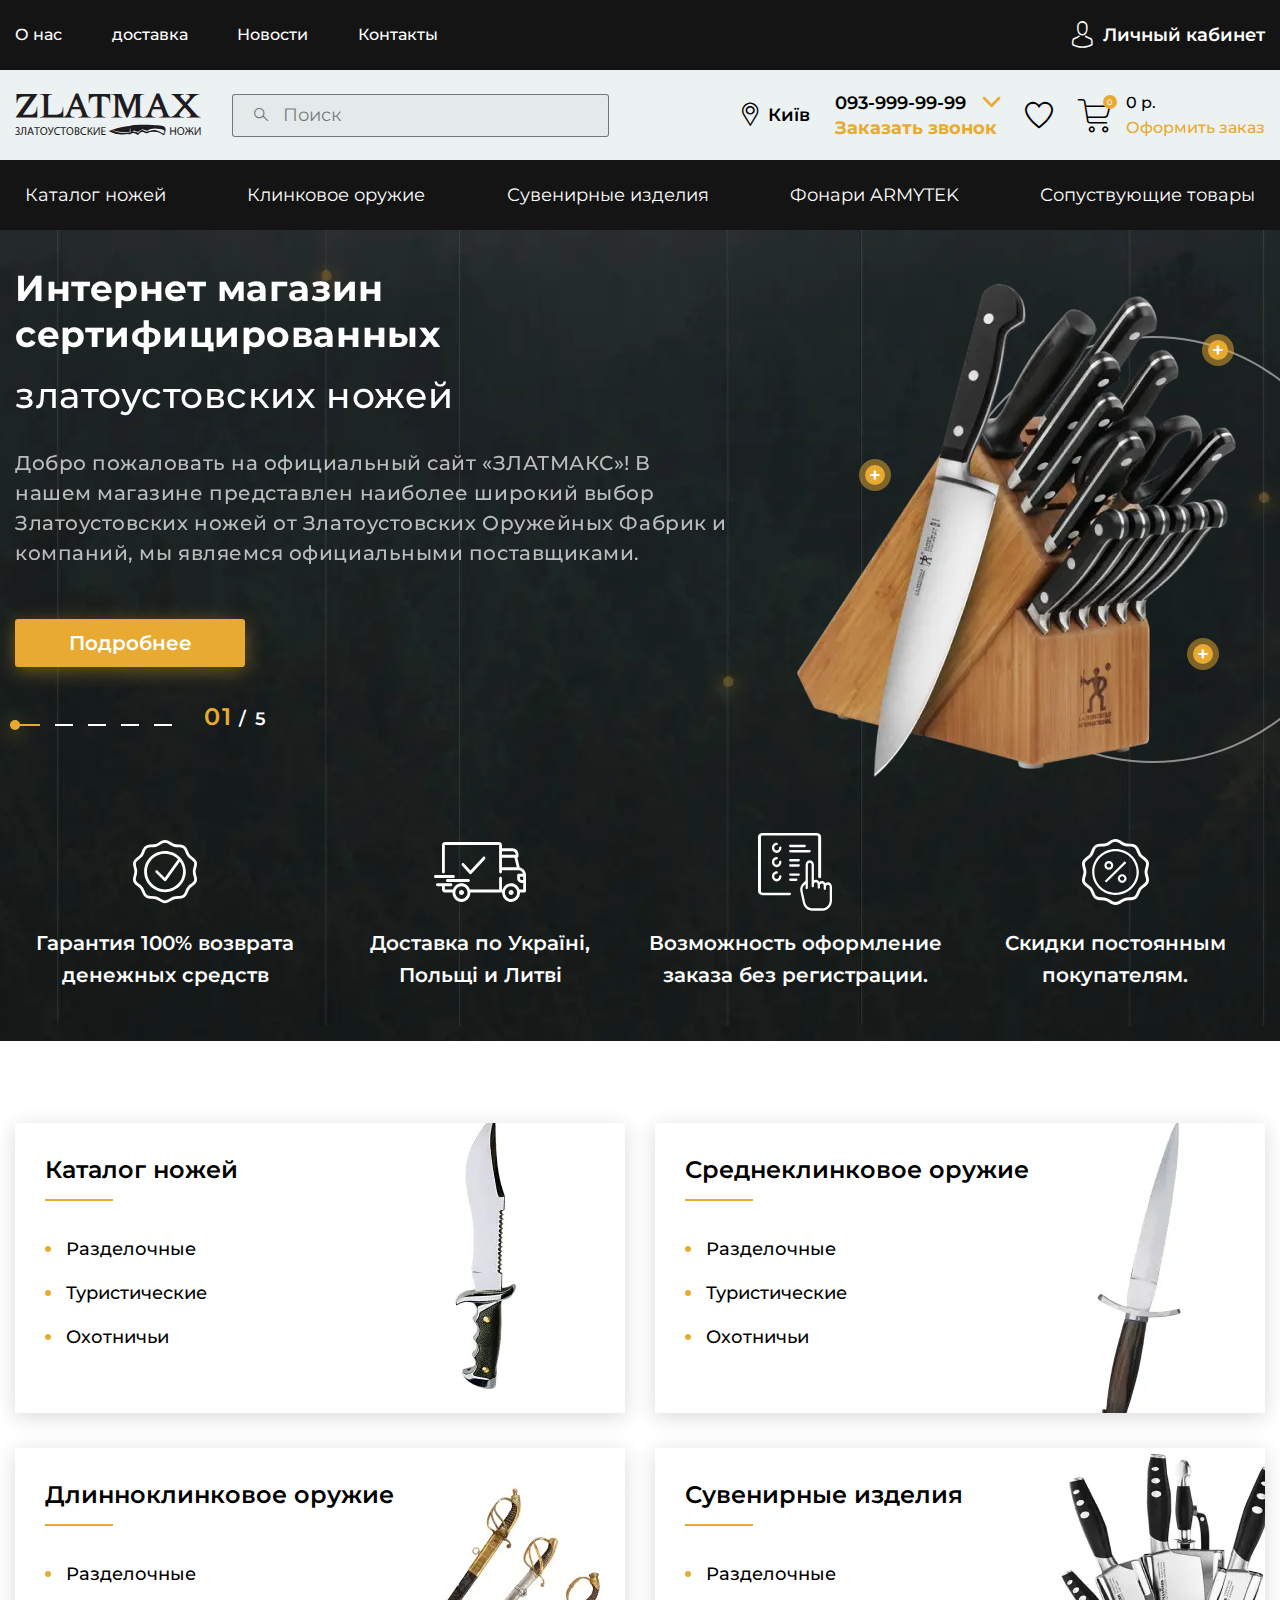
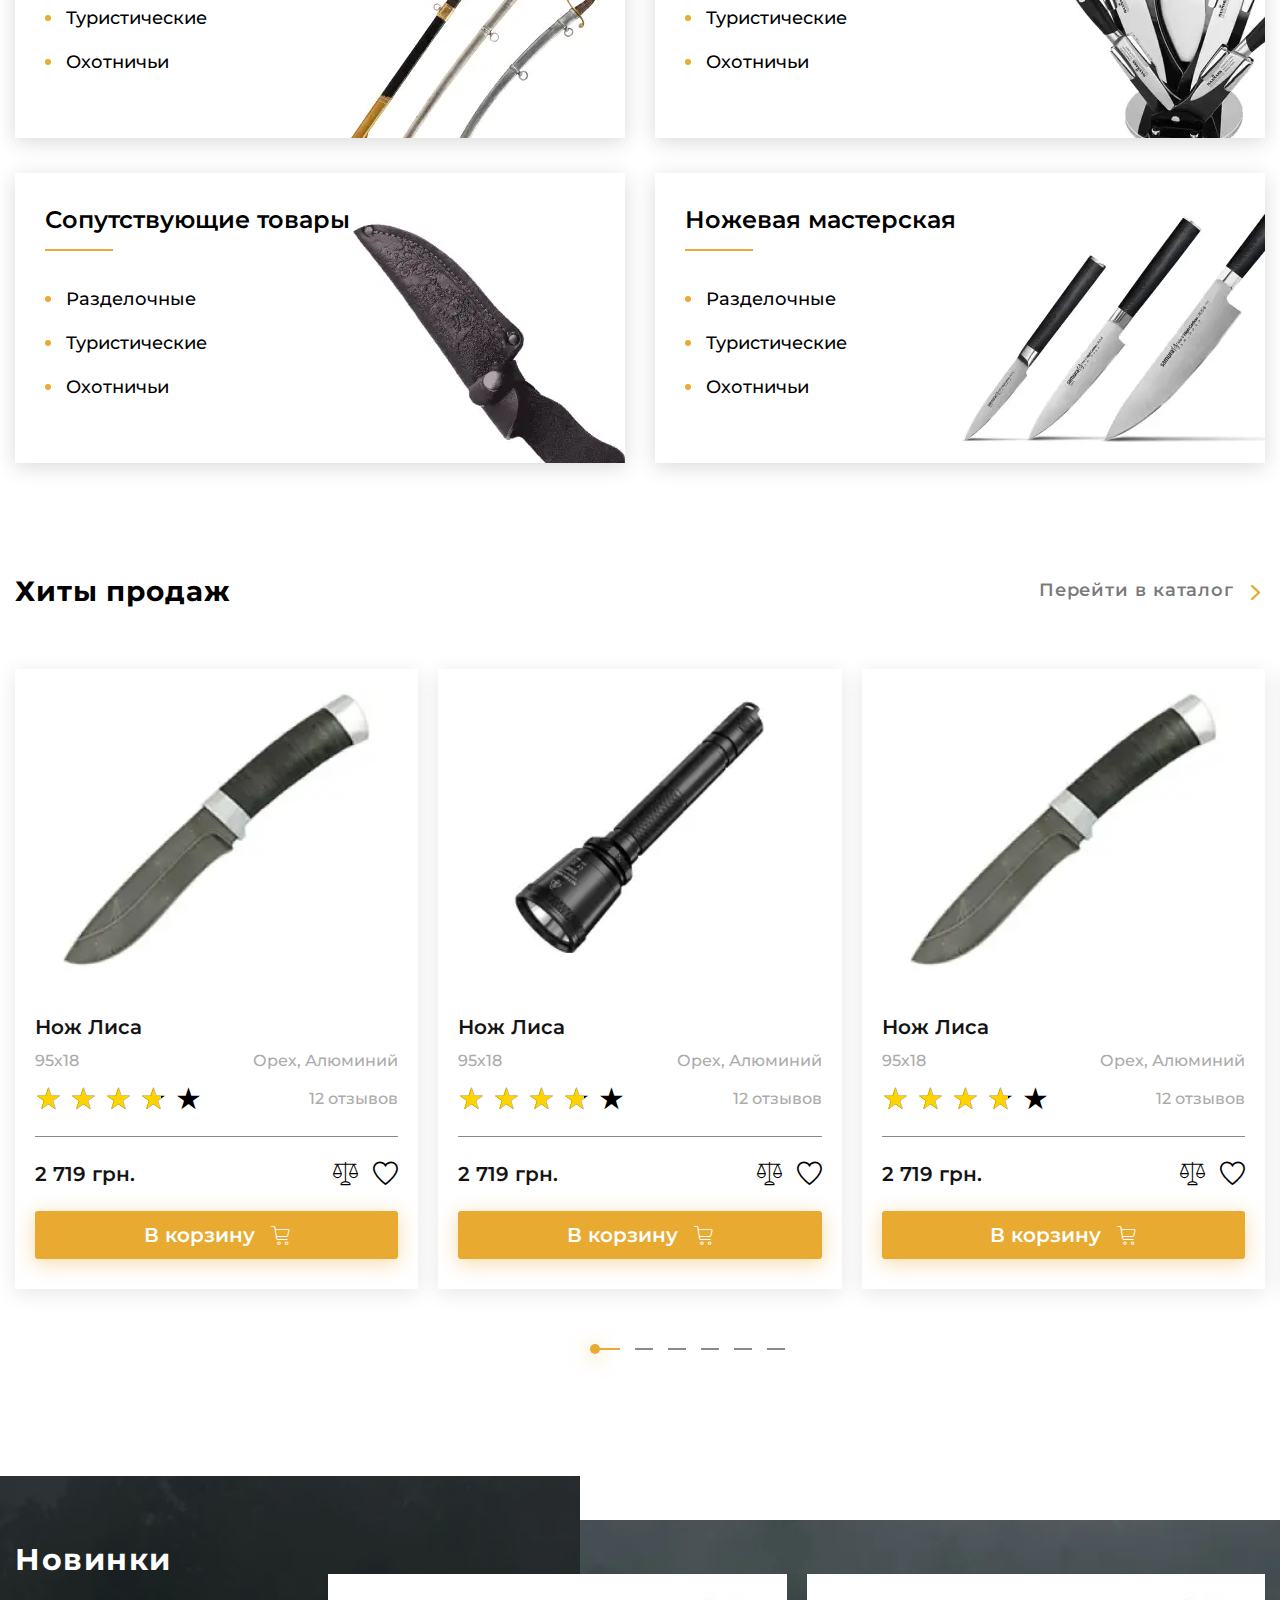
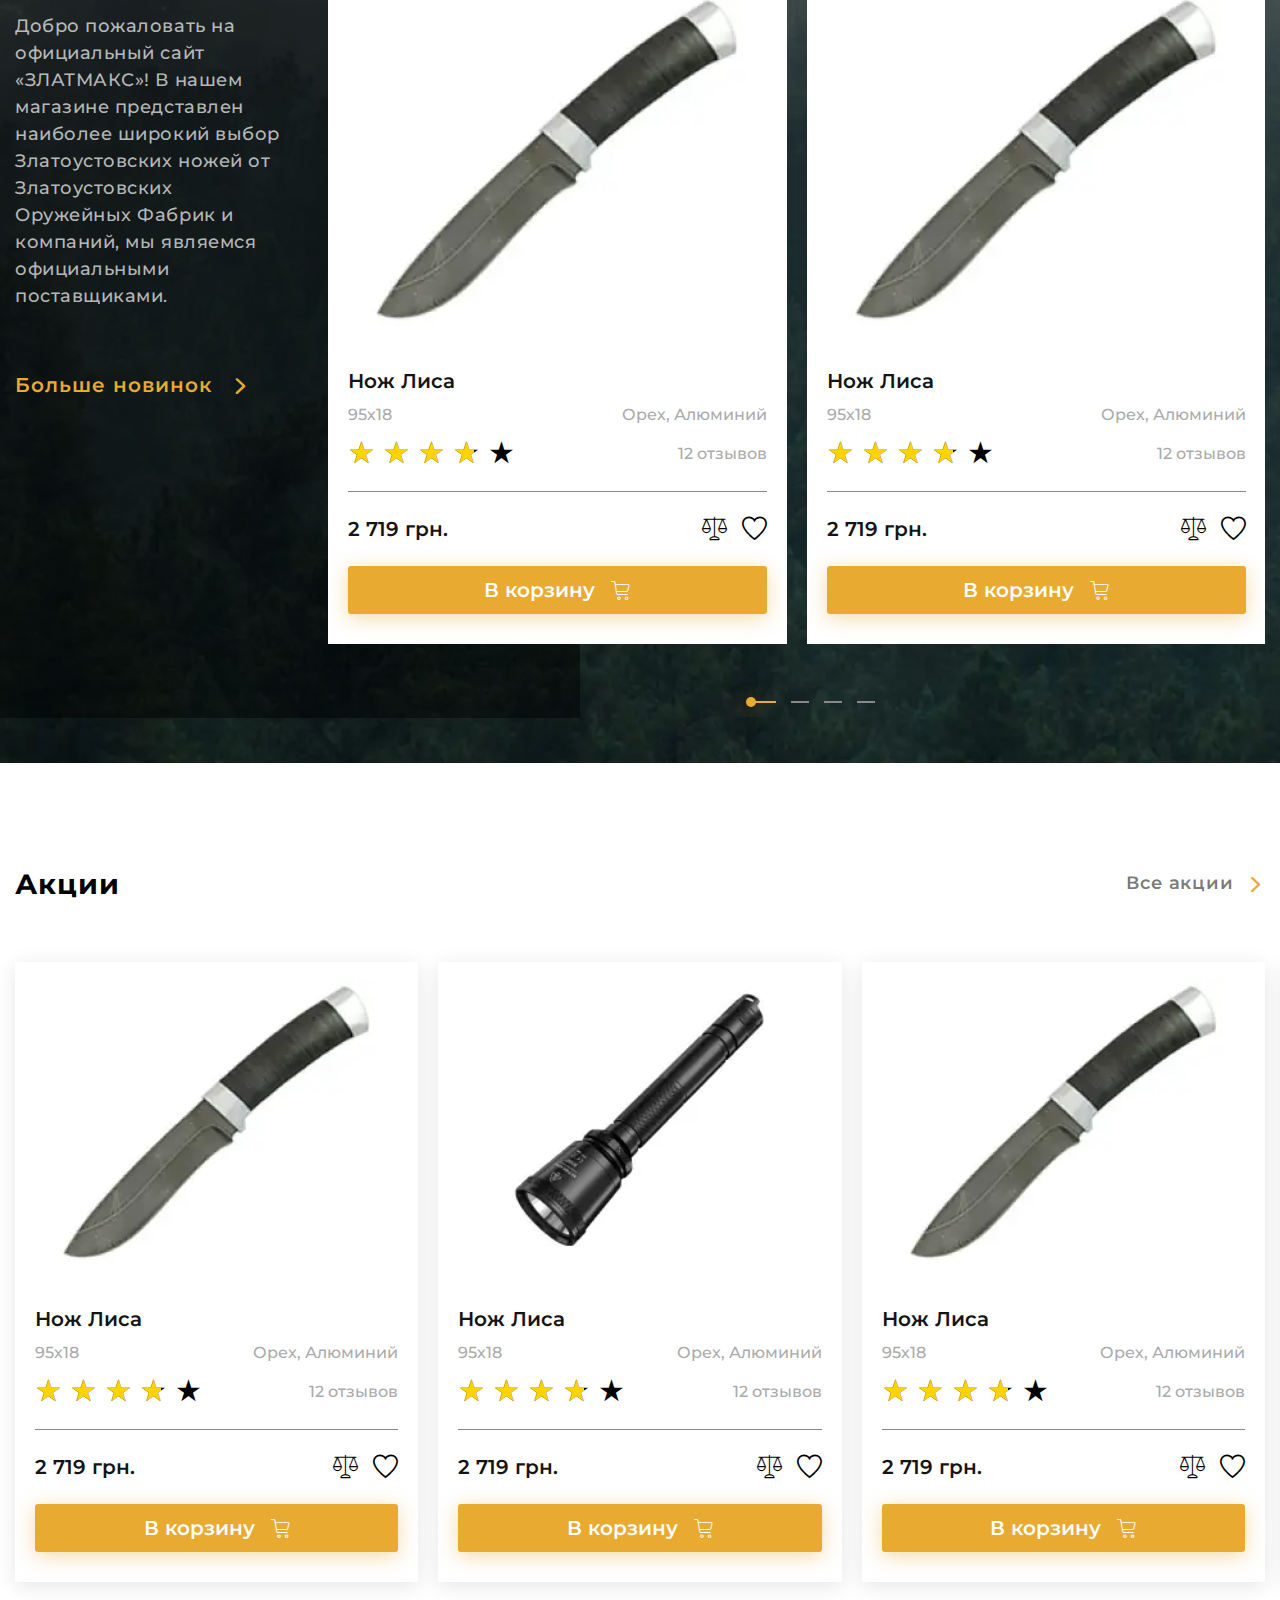
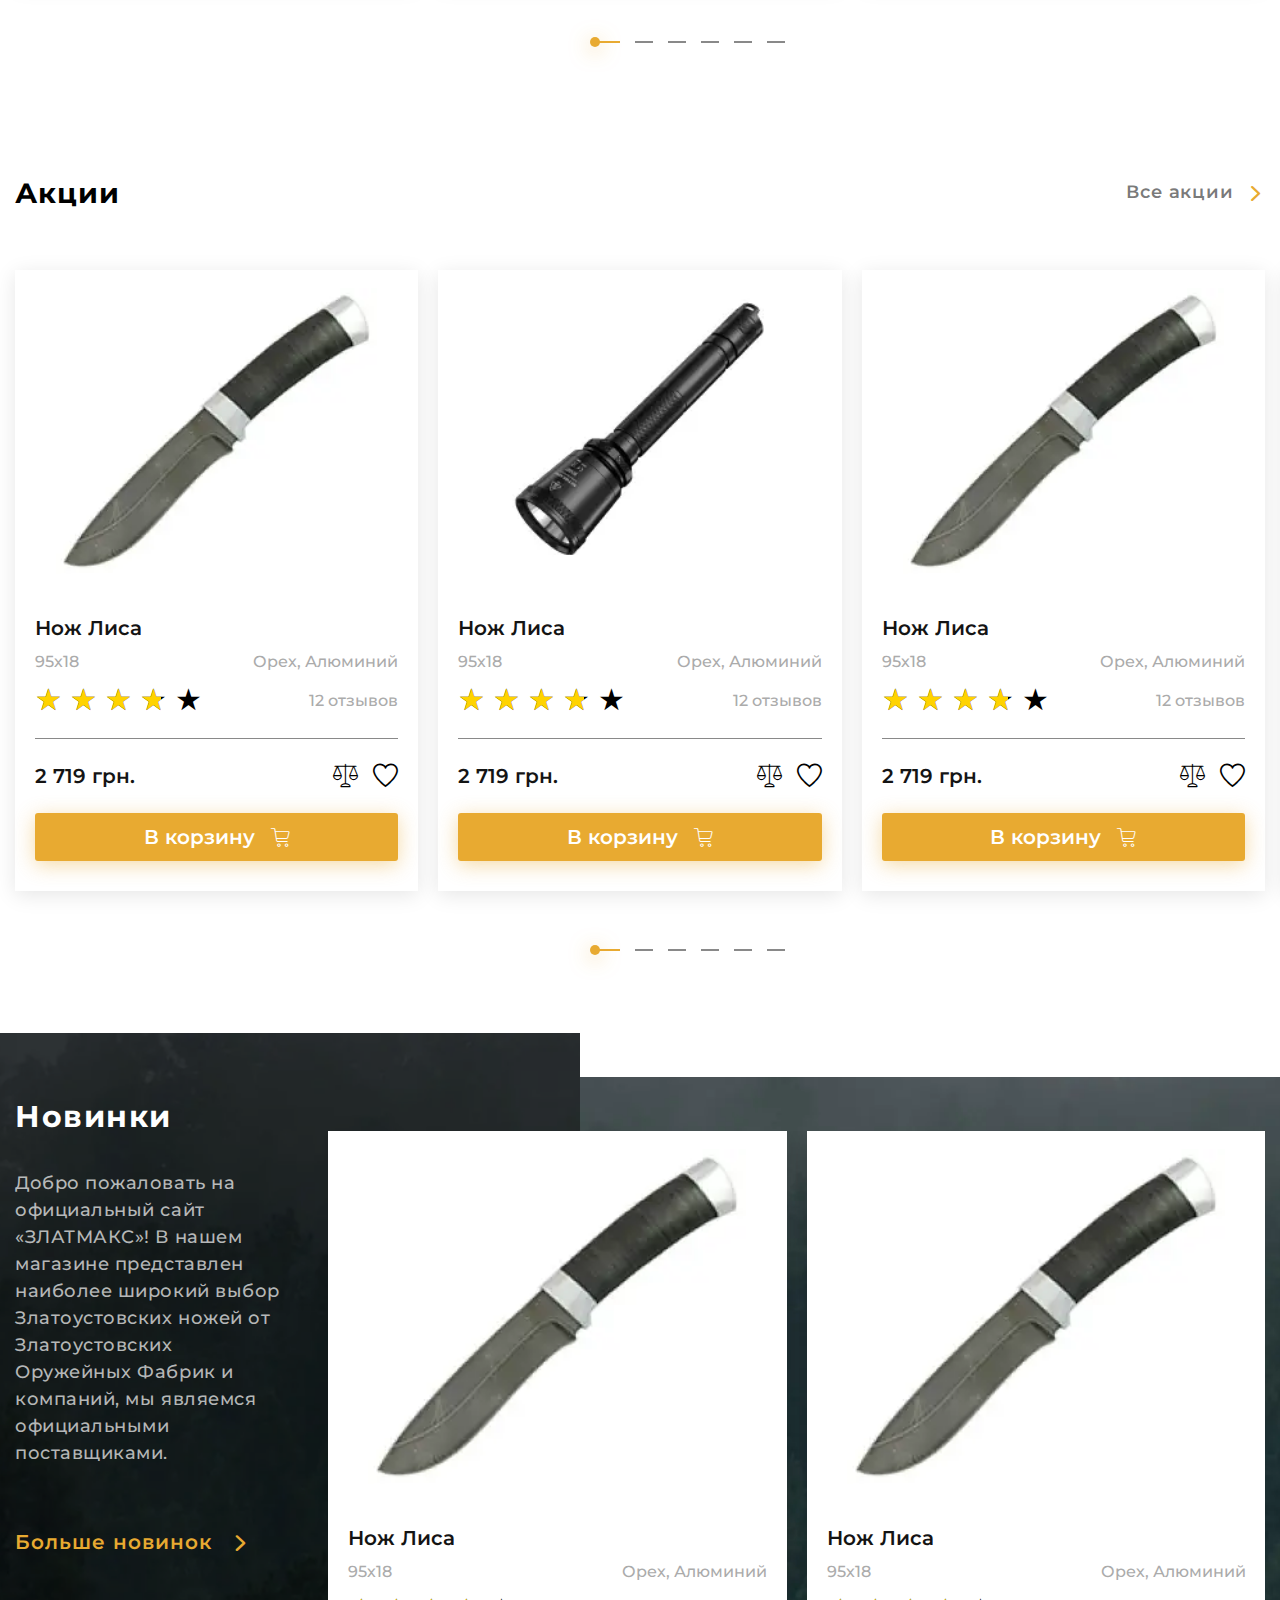
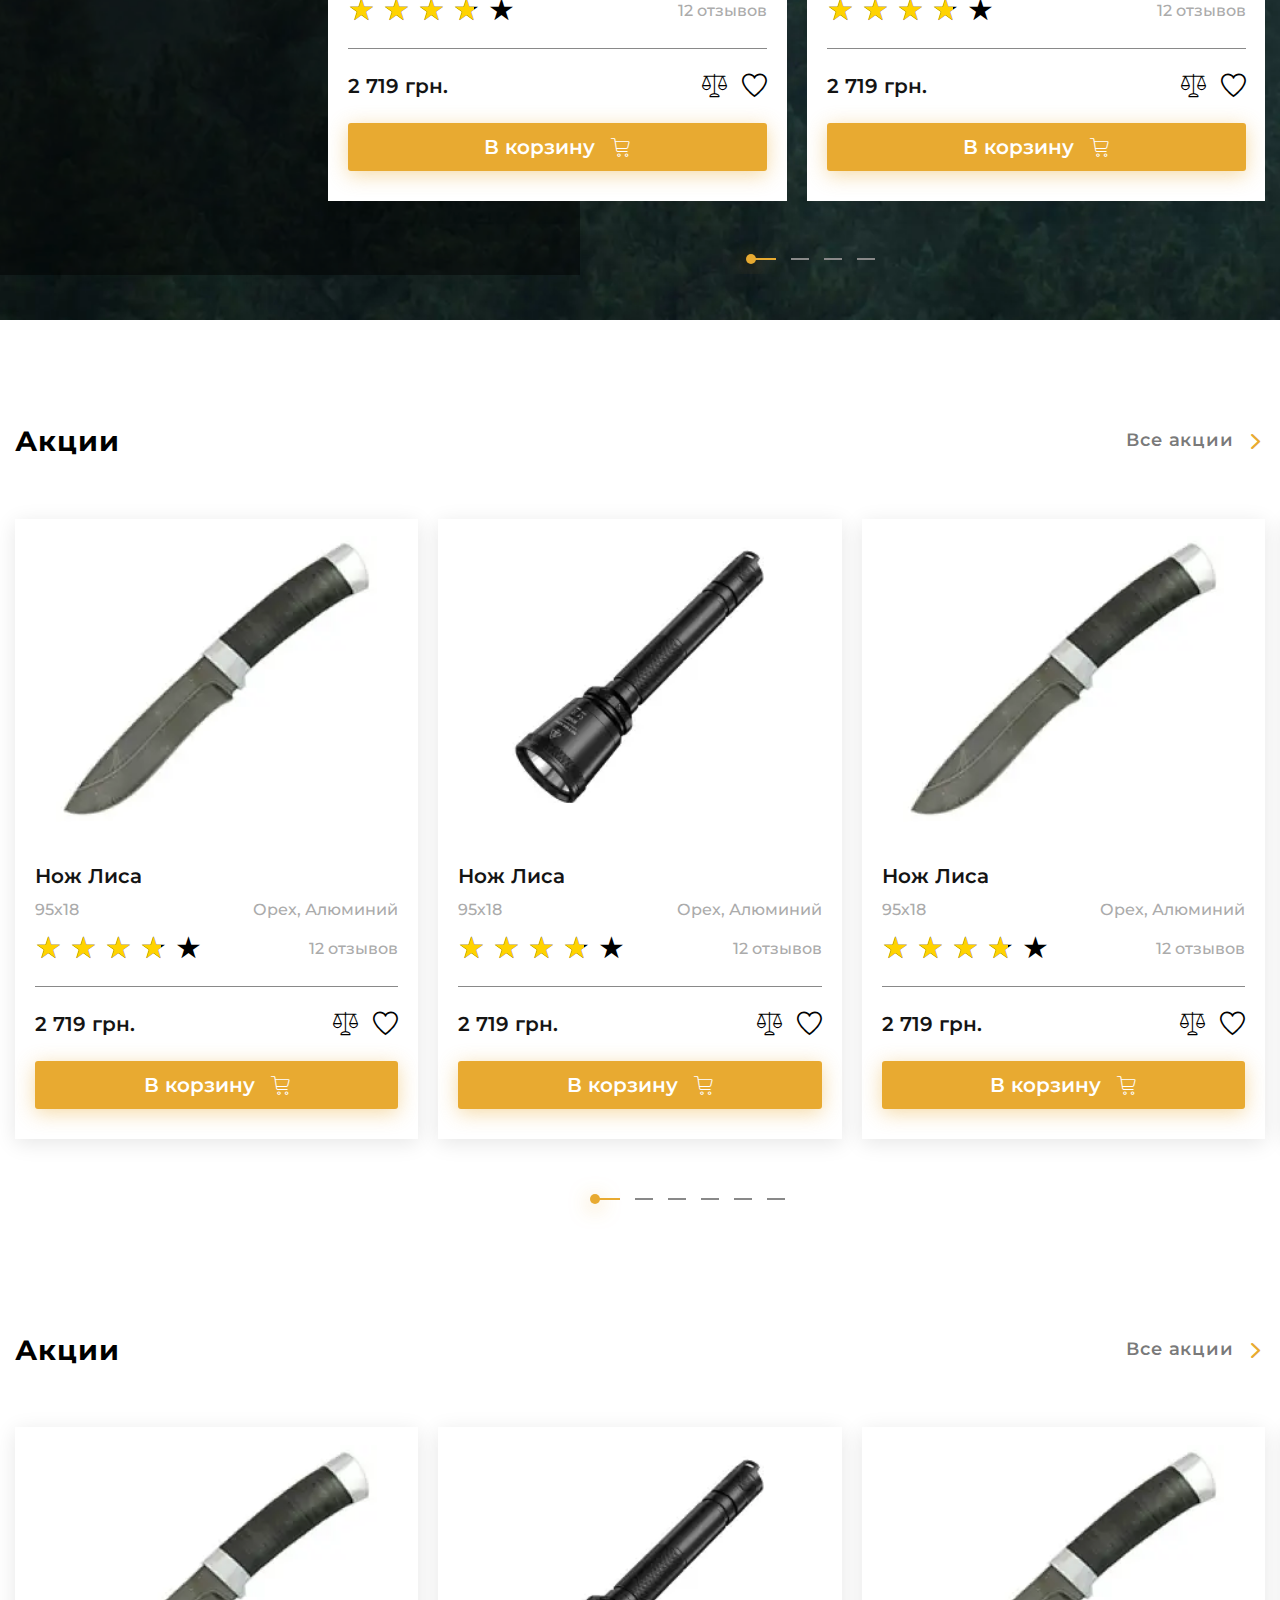
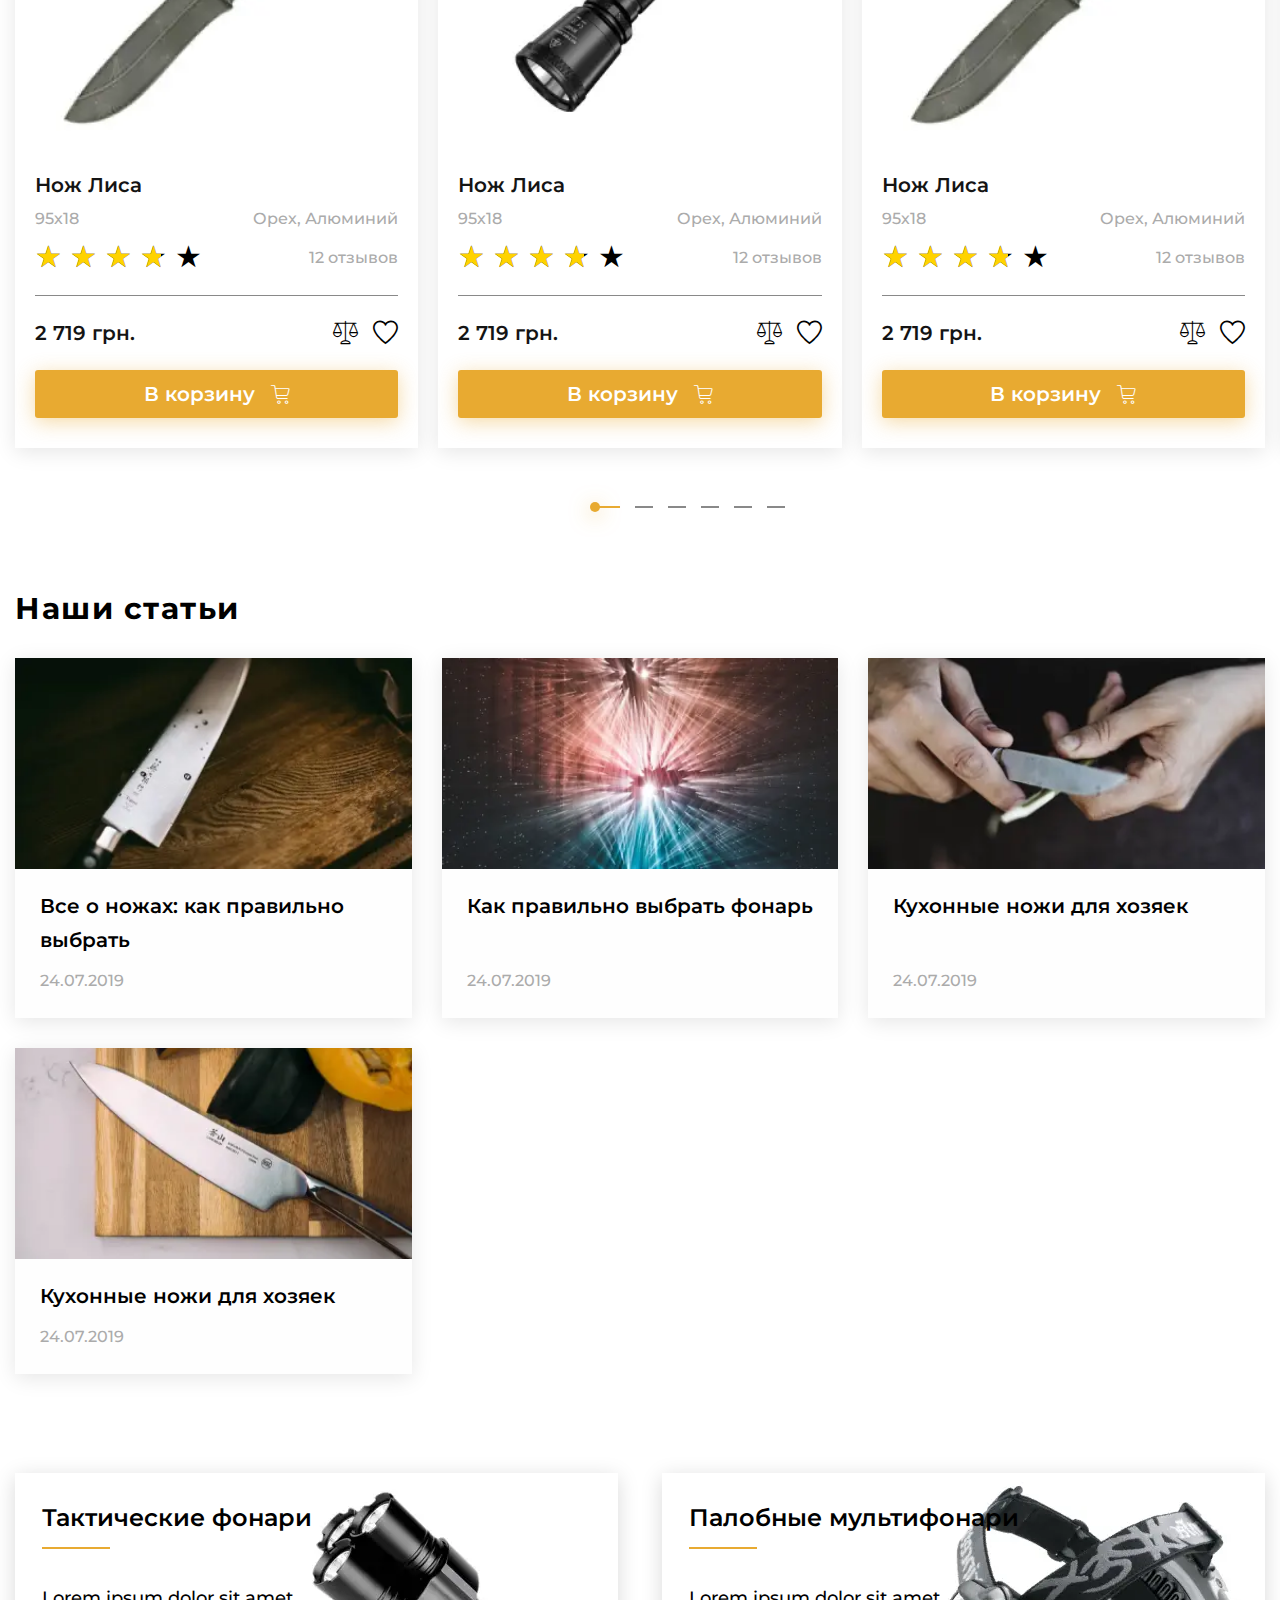
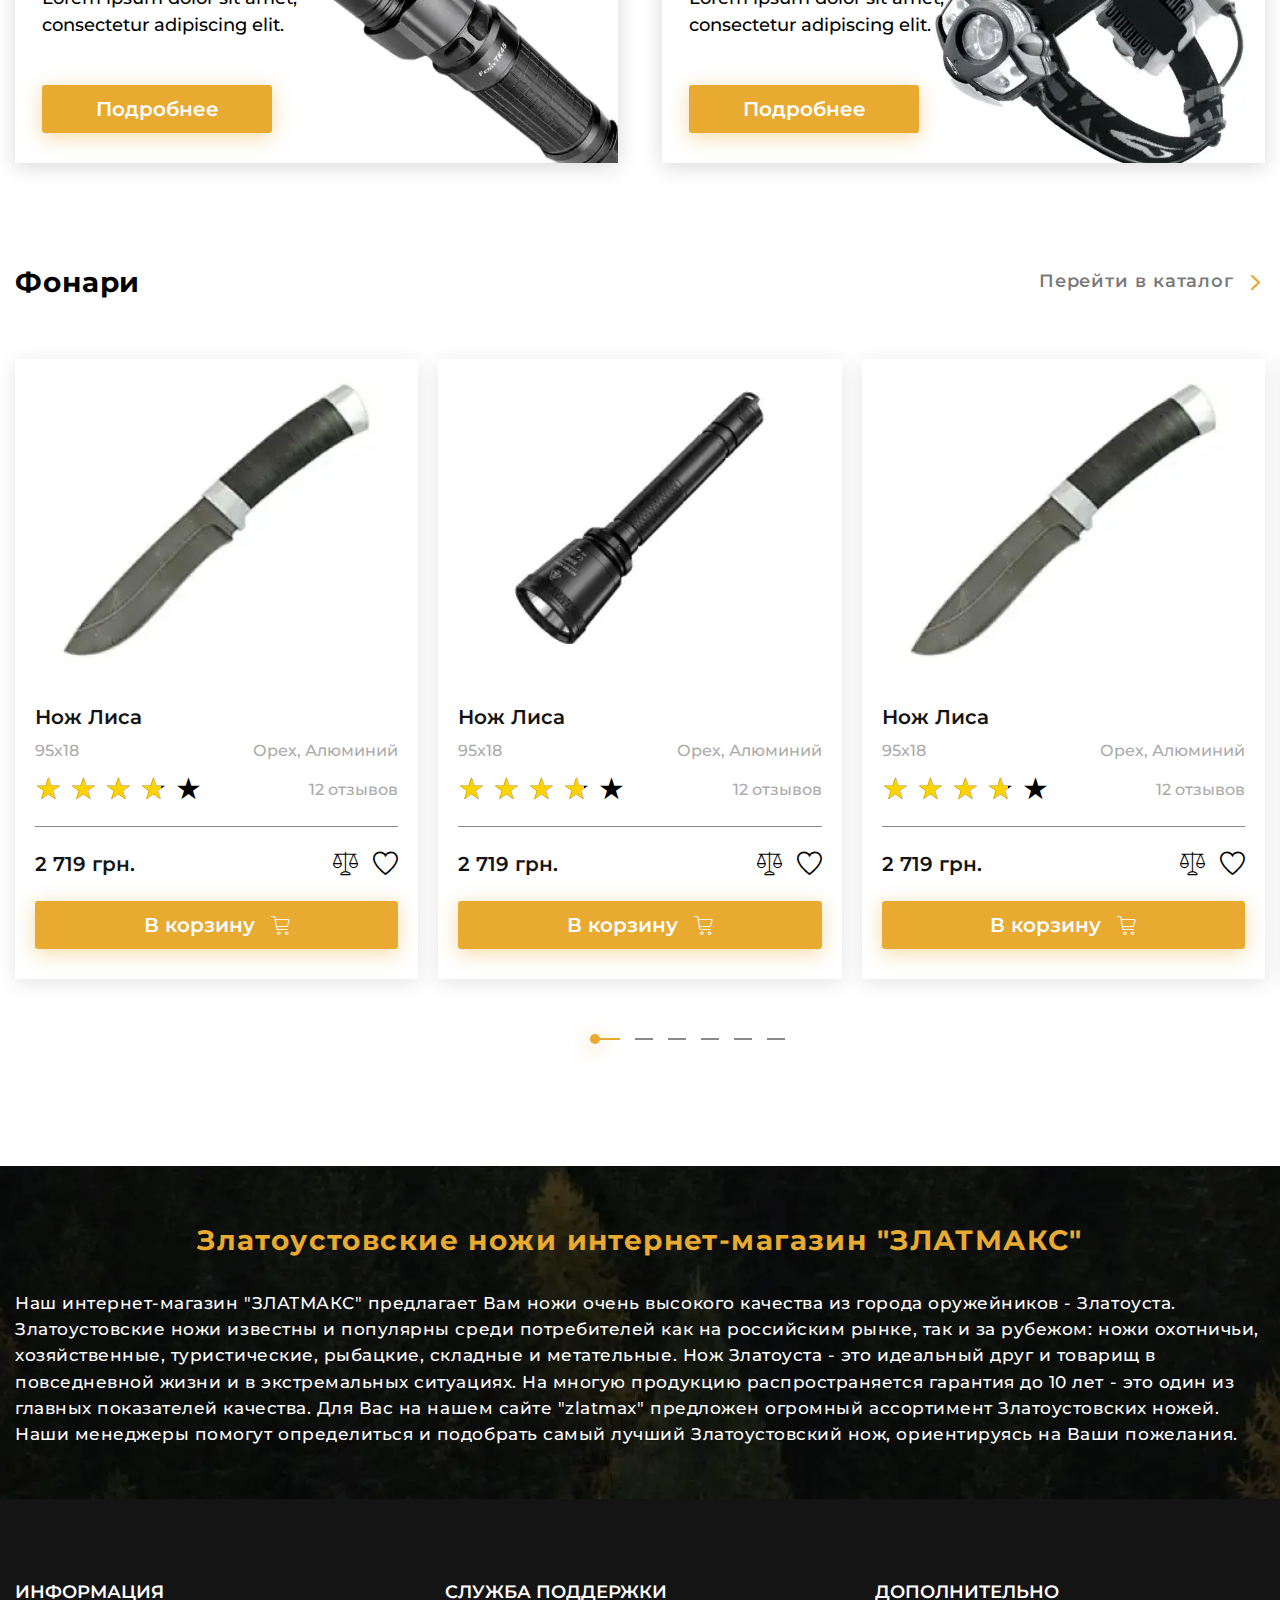
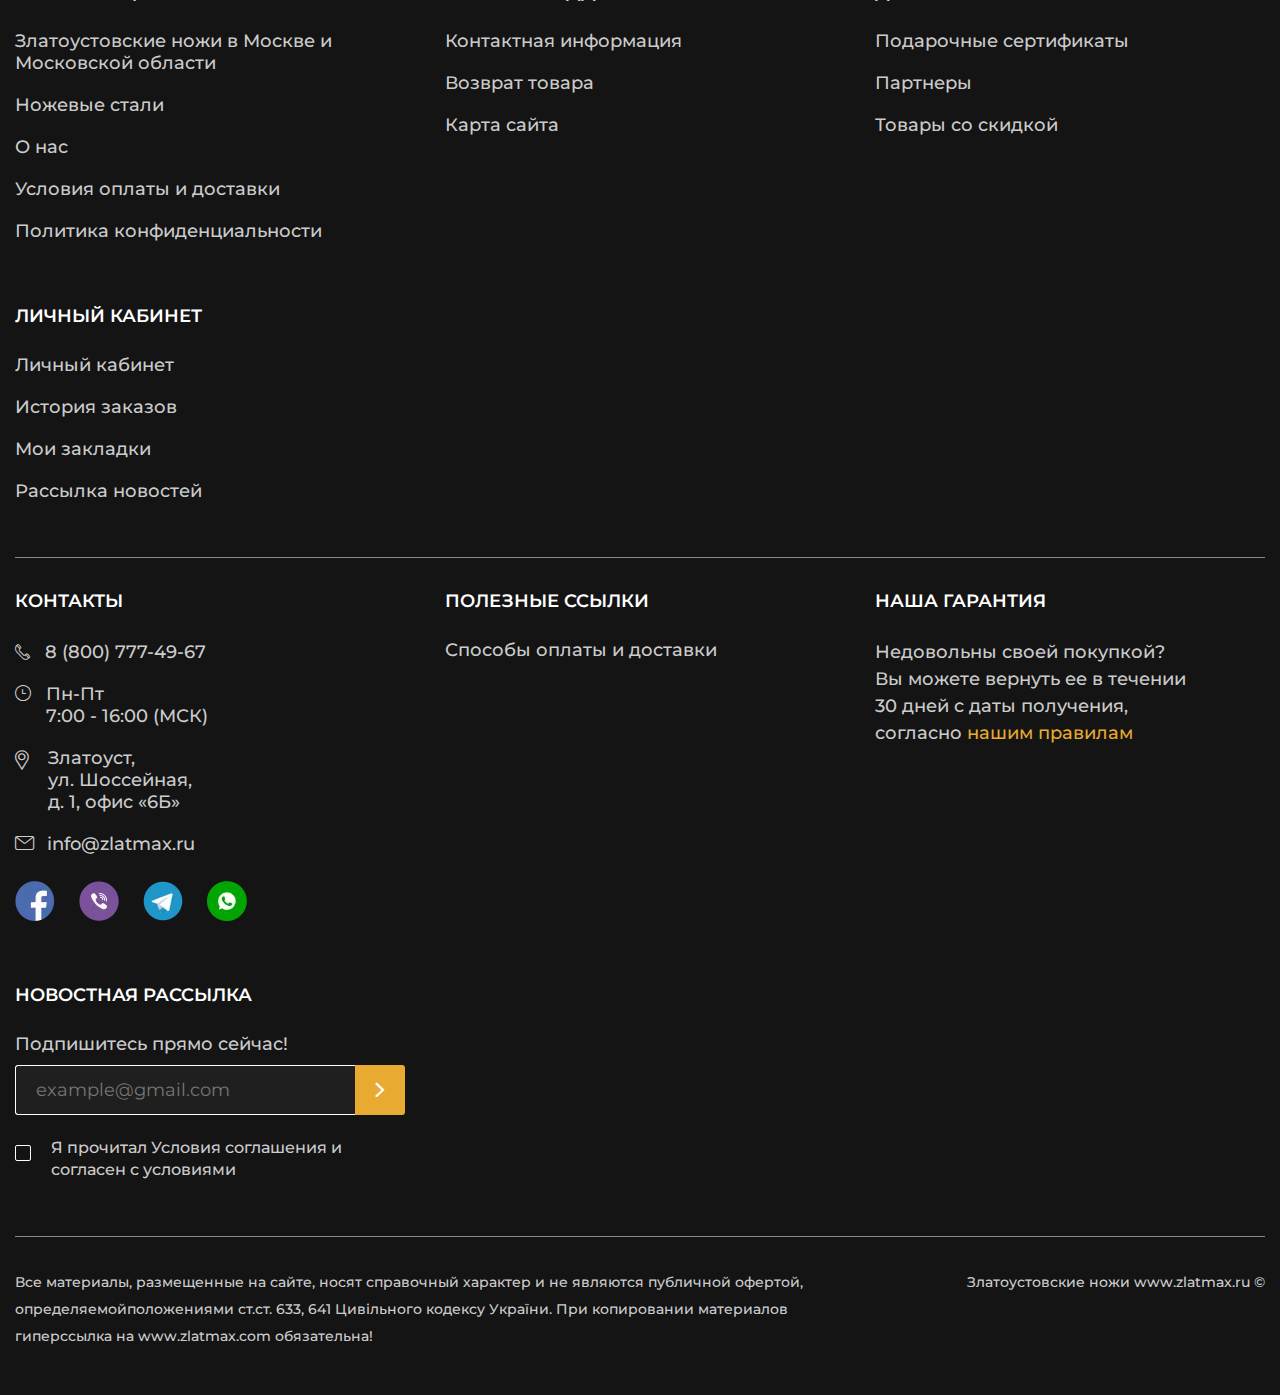
<file: home.html>
<!DOCTYPE html>
<html lang="ru">

<head>
	<title>Главная</title>
	<meta charset="UTF-8">
	<meta name="format-detection" content="telephone=no">
	<!-- <style>body{opacity: 0;}</style> -->
	<link rel="stylesheet" href="css/style.min.css?_v=20230619192534">
	<link rel="shortcut icon" href="favicon.ico">
	<!-- <meta name="robots" content="noindex, nofollow"> -->
	<meta name="viewport" content="width=device-width, initial-scale=1.0">
</head>

<body>
	<div class="wrapper">
		<header class="header">
			<div class="header__top top-header">
				<div class="top-header__container">
					<nav class="top-header__menu menu-top-header">
						<ul data-da=".menu__body,991.98" class="menu-top-header__list">
							<li class="menu-top-header__item menu-top-header__item_catalog"><a href="" data-catalog class="menu-top-header__link menu-top-header__link_catalog _icon-arrow-bottom">Каталог товаров</a></li>
							<li class="menu-top-header__item"><a href="" class="menu-top-header__link">О нас</a></li>
							<li class="menu-top-header__item"><a href="" class="menu-top-header__link">доставка</a></li>
							<li class="menu-top-header__item"><a href="" class="menu-top-header__link">Новости</a></li>
							<li class="menu-top-header__item"><a href="" class="menu-top-header__link">Контакты</a></li>
						</ul>
					</nav>
					<a href="" class="top-header__user _icon-user"><span>Личный кабинет</span></a>
					<nav hidden class="menu">
						<button type="button" class="menu__icon icon-menu"><span></span></button>
						<div class="menu__body">
						</div>
					</nav>
				</div>
			</div>
			<div class="header__body body-header">
				<div class="body-header__container">
					<a href="" class="body-header__logo"></a>
					<div data-da=".catalog-header__container, 479.98" class="body-header__search">
						<form action="#" class="search-header">
							<button type="submit" class="search-header__button _icon-search"></button>
							<input autocomplete="off" type="text" name="form[]" data-error="Ошибка" placeholder="Поиск" class="search-header__input">
						</form>
					</div>
					<div class="body-header__actions actions-header">
						<a href="" class="actions-header__location _icon-location">Київ</a>
						<div data-da=".top-header__container,991.98,first" class="actions-header__phones phones-header">
							<div data-spollers class="phones-header__items">
								<div class="phones-header__item">
									<a href="tel:0939999999" class="phones-header__phone"><span>093-999-99-99</span></a>
									<button type="button" data-spoller class="phones-header__arrow _icon-arrow-bottom"></button>
									<ul class="phones-header__list">
										<li><a href="tel:0933333333" class="phones-header__phone">093-333-33-33</a></li>
										<li><a href="tel:0935555555" class="phones-header__phone">093-555-55-55</a></li>
										<li><a href="tel:0934444444" class="phones-header__phone">093-444-44-44</a></li>
									</ul>
								</div>
							</div>

							<button type="button" data-popup="#callback" class="phones-header__callback">Заказать звонок</button>
						</div>
						<a href="" data-da=".top-header__container, 991.98, 2" class="actions-header__favorite _icon-favorite"></a>
						<a href="" data-da=".top-header__container, 991.98, 2" class="actions-header__cart cart-header">
							<div class="cart-header__icon _icon-cart"><span>0</span></div>
							<div class="cart-header__body">
								<div class="cart-header__summ">0 р.</div>
								<div class="cart-header__link">Оформить заказ</div>
							</div>
						</a>
					</div>
				</div>
			</div>
			<div class="header__catalog catalog-header">
				<div class="catalog-header__container">
					<nav class="catalog-header__menu menu-catalog">
						<button type="submit" class="menu-catalog__back _icon-back">Назад</button>
						<ul class="menu-catalog__list">
							<li class="menu-catalog__item">
								<button type="button" data-subparent="1" class="menu-catalog__link">Каталог ножей</button>
							</li>
							<li class="menu-catalog__item">
								<button type="button" data-subparent="2" class="menu-catalog__link">Клинковое оружие</button>
							</li>
							<li class="menu-catalog__item">
								<button type="button" class="menu-catalog__link">Сувенирные изделия</button>
							</li>
							<li class="menu-catalog__item">
								<button type="button" class="menu-catalog__link">Фонари ARMYTEK</button>
							</li>
							<li class="menu-catalog__item">
								<button type="button" class="menu-catalog__link">Сопуствующие товары</button>
							</li>
						</ul>
						<div class="menu-catalog__sub-menu sub-menu-catalog">
							<button type="submit" class="sub-menu-catalog__back _icon-back">Назад</button>
							<div class="sub-menu-catalog__container">
								<div hidden data-submenu="1" class="sub-menu-catalog__block">
									<div class="sub-menu-catalog__category">
										<a href="" class="sub-menu-catalog__category-link">Категория ножей</a>
									</div>
									<div class="sub-menu-catalog__category">
										<a href="" class="sub-menu-catalog__category-link">Производство ножей</a>
									</div>
									<div class="sub-menu-catalog__category">
										<a href="" class="sub-menu-catalog__category-link">Ножи по маркам стали</a>
									</div>
									<div class="sub-menu-catalog__category">
										<a href="" class="sub-menu-catalog__category-link">Заточка и полировка ножей</a>
									</div>
									<div class="sub-menu-catalog__category">
										<a href="" class="sub-menu-catalog__category-link">Ножевая мастерская</a>
									</div>
									<ul class="sub-menu-catalog__list">
										<li class="sub-menu-catalog__item">
											<a href="" class="sub-menu-catalog__link">Разделочные ножи</a>
										</li>
										<li class="sub-menu-catalog__item">
											<a href="" class="sub-menu-catalog__link">Туристические ножи</a>
										</li>
										<li class="sub-menu-catalog__item">
											<a href="" class="sub-menu-catalog__link">Ножи охотничьи</a>
										</li>
										<li class="sub-menu-catalog__item">
											<a href="" class="sub-menu-catalog__link">Булатные ножи</a>
										</li>
										<li class="sub-menu-catalog__item">
											<a href="" class="sub-menu-catalog__link">Ножи из дамаска</a>
										</li>
										<li class="sub-menu-catalog__item">
											<a href="" class="sub-menu-catalog__link">Тактического назначения</a>
										</li>
										<li class="sub-menu-catalog__item">
											<a href="" class="sub-menu-catalog__link">Метательные ножи</a>
										</li>
										<li class="sub-menu-catalog__item">
											<a href="" class="sub-menu-catalog__link">Мачете и кукри</a>
										</li>
										<li class="sub-menu-catalog__item">
											<a href="" class="sub-menu-catalog__link">Ножи кухонные</a>
										</li>
									</ul>
									<ul class="sub-menu-catalog__list">
										<li class="sub-menu-catalog__item">
											<a href="" class="sub-menu-catalog__link">Ножи АИР</a>
										</li>
										<li class="sub-menu-catalog__item">
											<a href="" class="sub-menu-catalog__link">Ножи ЗИК</a>
										</li>
										<li class="sub-menu-catalog__item">
											<a href="" class="sub-menu-catalog__link">Ножи ЗЗОСС</a>
										</li>
										<li class="sub-menu-catalog__item">
											<a href="" class="sub-menu-catalog__link">Ножи РОСоружие</a>
										</li>
										<li class="sub-menu-catalog__item">
											<a href="" class="sub-menu-catalog__link">Ножи Оружейник</a>
										</li>
										<li class="sub-menu-catalog__item">
											<a href="" class="sub-menu-catalog__link">Булат Сергея Баранова</a>
										</li>
										<li class="sub-menu-catalog__item">
											<a href="" class="sub-menu-catalog__link">Булат Андрея Умерова</a>
										</li>
										<li class="sub-menu-catalog__item">
											<a href="" class="sub-menu-catalog__link">Ножи Златко</a>
										</li>
										<li class="sub-menu-catalog__item">
											<a href="" class="sub-menu-catalog__link">Ножи Стиль-М</a>
										</li>
										<li class="sub-menu-catalog__item">
											<a href="" class="sub-menu-catalog__link">Оружейная компания</a>
										</li>

									</ul>
									<ul class="sub-menu-catalog__list">
										<li class="sub-menu-catalog__item">
											<a href="" class="sub-menu-catalog__link">Ножи из стали 40х102С2М</a>
										</li>
										<li class="sub-menu-catalog__item">
											<a href="" class="sub-menu-catalog__link">Ножи из стали 95х18</a>
										</li>
										<li class="sub-menu-catalog__item">
											<a href="" class="sub-menu-catalog__link">Ножи из стали 100х13м</a>
										</li>
										<li class="sub-menu-catalog__item">
											<a href="" class="sub-menu-catalog__link">Ножи из стали 110х18м-ШД</a>
										</li>
										<li class="sub-menu-catalog__item">
											<a href="" class="sub-menu-catalog__link">Ножи из стали ЭИ-107 ТЦ</a>
										</li>
										<li class="sub-menu-catalog__item">
											<a href="" class="sub-menu-catalog__link">Ножи из стали 50х14МФ</a>
										</li>
										<li class="sub-menu-catalog__item">
											<a href="" class="sub-menu-catalog__link">Ножи из стали AUS-8</a>
										</li>
										<li class="sub-menu-catalog__item">
											<a href="" class="sub-menu-catalog__link">Ножи из стали К340</a>
										</li>
										<li class="sub-menu-catalog__item">
											<a href="" class="sub-menu-catalog__link">Ножи из стали M390</a>
										</li>
										<li class="sub-menu-catalog__item">
											<a href="" class="sub-menu-catalog__link">Ножи из стали ЭП-766</a>
										</li>

									</ul>
									<ul class="sub-menu-catalog__list">
										<li class="sub-menu-catalog__item">
											<a href="" class="sub-menu-catalog__link">Паста ГОИ</a>
										</li>
										<li class="sub-menu-catalog__item">
											<a href="" class="sub-menu-catalog__link">Алмазная паста</a>
										</li>
										<li class="sub-menu-catalog__item">
											<a href="" class="sub-menu-catalog__link">Бруски и камни для заточки</a>
										</li>
										<li class="sub-menu-catalog__item">
											<a href="" class="sub-menu-catalog__link">Заточные системы</a>
										</li>
									</ul>
									<ul class="sub-menu-catalog__list">
										<li class="sub-menu-catalog__item">
											<a href="" class="sub-menu-catalog__link">Заготовки для ножей</a>
										</li>
										<li class="sub-menu-catalog__item">
											<a href="" class="sub-menu-catalog__link">Заготовки для ножей</a>
										</li>
										<li class="sub-menu-catalog__item">
											<a href="" class="sub-menu-catalog__link">Литье для ножей</a>
										</li>
										<li class="sub-menu-catalog__item">
											<a href="" class="sub-menu-catalog__link">Материалы для рукоятей</a>
										</li>
										<li class="sub-menu-catalog__item">
											<a href="" class="sub-menu-catalog__link">Уход за рукоятиями ножей</a>
										</li>
									</ul>
									<div class="sub-menu-catalog__footer">
										<a href="" class="sub-menu-catalog__all">Смотреть все</a>
									</div>
									<div class="sub-menu-catalog__footer">
										<a href="" class="sub-menu-catalog__all">Смотреть все</a>
									</div>
									<div class="sub-menu-catalog__footer">
										<a href="" class="sub-menu-catalog__all">Смотреть все</a>
									</div>
									<div class="sub-menu-catalog__footer">
										<a href="" class="sub-menu-catalog__all">Смотреть все</a>
									</div>
									<div class="sub-menu-catalog__footer">
										<a href="" class="sub-menu-catalog__all">Смотреть все</a>
									</div>
								</div>
								<div hidden data-submenu="2" class="sub-menu-catalog__block">
									<div class="sub-menu-catalog__category">
										<a href="" class="sub-menu-catalog__category-link">Категория ножей</a>
									</div>
									<div class="sub-menu-catalog__category">
										<a href="" class="sub-menu-catalog__category-link">Производство ножей</a>
									</div>
									<div class="sub-menu-catalog__category">
										<a href="" class="sub-menu-catalog__category-link">Заточка и полировка ножей</a>
									</div>
									<ul class="sub-menu-catalog__list">
										<li class="sub-menu-catalog__item">
											<a href="" class="sub-menu-catalog__link">Разделочные ножи</a>
										</li>
										<li class="sub-menu-catalog__item">
											<a href="" class="sub-menu-catalog__link">Туристические ножи</a>
										</li>
										<li class="sub-menu-catalog__item">
											<a href="" class="sub-menu-catalog__link">Ножи охотничьи</a>
										</li>
										<li class="sub-menu-catalog__item">
											<a href="" class="sub-menu-catalog__link">Булатные ножи</a>
										</li>
										<li class="sub-menu-catalog__item">
											<a href="" class="sub-menu-catalog__link">Ножи из дамаска</a>
										</li>
										<li class="sub-menu-catalog__item">
											<a href="" class="sub-menu-catalog__link">Тактического назначения</a>
										</li>
										<li class="sub-menu-catalog__item">
											<a href="" class="sub-menu-catalog__link">Метательные ножи</a>
										</li>
										<li class="sub-menu-catalog__item">
											<a href="" class="sub-menu-catalog__link">Мачете и кукри</a>
										</li>
										<li class="sub-menu-catalog__item">
											<a href="" class="sub-menu-catalog__link">Ножи кухонные</a>
										</li>
									</ul>
									<ul class="sub-menu-catalog__list">
										<li class="sub-menu-catalog__item">
											<a href="" class="sub-menu-catalog__link">Ножи АИР</a>
										</li>
										<li class="sub-menu-catalog__item">
											<a href="" class="sub-menu-catalog__link">Ножи ЗИК</a>
										</li>
										<li class="sub-menu-catalog__item">
											<a href="" class="sub-menu-catalog__link">Ножи ЗЗОСС</a>
										</li>
										<li class="sub-menu-catalog__item">
											<a href="" class="sub-menu-catalog__link">Ножи РОСоружие</a>
										</li>
										<li class="sub-menu-catalog__item">
											<a href="" class="sub-menu-catalog__link">Ножи Оружейник</a>
										</li>
										<li class="sub-menu-catalog__item">
											<a href="" class="sub-menu-catalog__link">Булат Сергея Баранова</a>
										</li>
										<li class="sub-menu-catalog__item">
											<a href="" class="sub-menu-catalog__link">Булат Андрея Умерова</a>
										</li>
										<li class="sub-menu-catalog__item">
											<a href="" class="sub-menu-catalog__link">Ножи Златко</a>
										</li>
										<li class="sub-menu-catalog__item">
											<a href="" class="sub-menu-catalog__link">Ножи Стиль-М</a>
										</li>
										<li class="sub-menu-catalog__item">
											<a href="" class="sub-menu-catalog__link">Оружейная компания</a>
										</li>

									</ul>
									<ul class="sub-menu-catalog__list">
										<li class="sub-menu-catalog__item">
											<a href="" class="sub-menu-catalog__link">Паста ГОИ</a>
										</li>
										<li class="sub-menu-catalog__item">
											<a href="" class="sub-menu-catalog__link">Алмазная паста</a>
										</li>
										<li class="sub-menu-catalog__item">
											<a href="" class="sub-menu-catalog__link">Бруски и камни для заточки</a>
										</li>
										<li class="sub-menu-catalog__item">
											<a href="" class="sub-menu-catalog__link">Заточные системы</a>
										</li>
									</ul>
									<div class="sub-menu-catalog__footer">
										<a href="" class="sub-menu-catalog__all">Смотреть все</a>
									</div>
									<div class="sub-menu-catalog__footer">
										<a href="" class="sub-menu-catalog__all">Смотреть все</a>
									</div>
									<div class="sub-menu-catalog__footer">
										<a href="" class="sub-menu-catalog__all">Смотреть все</a>
									</div>
								</div>
							</div>
						</div>
					</nav>
				</div>
			</div>
		</header>
		<main class="page page_home">
			<section class="page__main-block main-block">
				<div class="main-block__background">
					<picture><source srcset="img/mainpage/main-block/bg.webp" type="image/webp"><img src="img/mainpage/main-block/bg.png" alt="background image"></picture>
				</div>
				<div class="main-block__container">
					<div class="main-block__body">
						<div class="main-block__slider swiper">
							<div class="main-block__wrapper swiper-wrapper">
								<div class="main-block__slide swiper-slide slide-main-block">
									<div class="slide-main-block__content">
										<h2 class="slide-main-block__title" data-swiper-parallax="-100">Интернет магазин сертифицированных</h2>
										<div class="slide-main-block__sub-title" data-swiper-parallax="-250">златоустовских ножей</div>
										<div class="slide-main-block__text" data-swiper-parallax="-360">
											Добро пожаловать на официальный сайт «ЗЛАТМАКС»! В нашем магазине
											представлен наиболее широкий выбор Златоустовских ножей от Златоустовских
											Оружейных Фабрик и компаний, мы являемся официальными поставщиками.
										</div>
									</div>
									<a href="" class="slide-main-block__button button">Подробнее</a>
								</div>
								<div class="main-block__slide swiper-slide slide-main-block">
									<div class="slide-main-block__content">
										<h2 class="slide-main-block__title" data-swiper-parallax="-100">Интернет магазин сертифицированных</h2>
										<div class="slide-main-block__sub-title" data-swiper-parallax="-250">златоустовских ножей</div>
										<div class="slide-main-block__text" data-swiper-parallax="-360">
											Добро пожаловать на официальный сайт «ЗЛАТМАКС»! В нашем магазине
											представлен наиболее широкий выбор Златоустовских ножей от Златоустовских
											Оружейных Фабрик и компаний, мы являемся официальными поставщиками.
										</div>
									</div>
									<a href="" class="slide-main-block__button button">Подробнее</a>
								</div>
								<div class="main-block__slide swiper-slide slide-main-block">
									<div class="slide-main-block__content">
										<h2 class="slide-main-block__title" data-swiper-parallax="-100">Интернет магазин сертифицированных</h2>
										<div class="slide-main-block__sub-title" data-swiper-parallax="-250">златоустовских ножей</div>
										<div class="slide-main-block__text" data-swiper-parallax="-360">
											Добро пожаловать на официальный сайт «ЗЛАТМАКС»! В нашем магазине
											представлен наиболее широкий выбор Златоустовских ножей от Златоустовских
											Оружейных Фабрик и компаний, мы являемся официальными поставщиками.
										</div>
									</div>
									<a href="" class="slide-main-block__button button">Подробнее</a>
								</div>
								<div class="main-block__slide swiper-slide slide-main-block">
									<div class="slide-main-block__content">
										<h2 class="slide-main-block__title" data-swiper-parallax="-100">Интернет магазин сертифицированных</h2>
										<div class="slide-main-block__sub-title" data-swiper-parallax="-250">златоустовских ножей</div>
										<div class="slide-main-block__text" data-swiper-parallax="-360">
											Добро пожаловать на официальный сайт «ЗЛАТМАКС»! В нашем магазине
											представлен наиболее широкий выбор Златоустовских ножей от Златоустовских
											Оружейных Фабрик и компаний, мы являемся официальными поставщиками.
										</div>
									</div>
									<a href="" class="slide-main-block__button button">Подробнее</a>
								</div>
								<div class="main-block__slide swiper-slide slide-main-block">
									<div class="slide-main-block__content">
										<h2 class="slide-main-block__title" data-swiper-parallax="-100">Интернет магазин сертифицированных</h2>
										<div class="slide-main-block__sub-title" data-swiper-parallax="-250">златоустовских ножей</div>
										<div class="slide-main-block__text" data-swiper-parallax="-360">
											Добро пожаловать на официальный сайт «ЗЛАТМАКС»! В нашем магазине
											представлен наиболее широкий выбор Златоустовских ножей от Златоустовских
											Оружейных Фабрик и компаний, мы являемся официальными поставщиками.
										</div>
									</div>
									<a href="" class="slide-main-block__button button">Подробнее</a>
								</div>
							</div>
							<div class="main-block__controll controll-main-block">
								<div class="controll-main-block__dotts dotts"></div>
								<div class="controll-main-block__fractions fraction-controll">
									<span class="fraction-controll__current">0</span> / <span class="fraction-controll__all">0</span>
								</div>
							</div>
						</div>
						<div class="main-block__media media-main-block">
							<div class="media-main-block__body">
								<div class="media-main-block__image">
									<picture><source srcset="img/mainpage/main-block/image.webp" type="image/webp"><img src="img/mainpage/main-block/image.png" alt="Slider background image"></picture>
								</div>
								<div class="media-main-block__tips">
									<button type="button" class="media-main-block__tip media-main-block__tip_1" data-tippy-content="Підказка для юзера"><span>+</span></и>
										<button type="button" class="media-main-block__tip media-main-block__tip_2" data-tippy-content="Підказка для юзера"><span>+</span></и>
											<button type="button" class="media-main-block__tip media-main-block__tip_3" data-tippy-content="Підказка для юзера"><span>+</span></и>
								</div>
							</div>
						</div>
					</div>
					<div class="main-block__advantages advantages-main">
						<div class="advantages-main__item">
							<div class="advantages-main__icon">
								<img src="img/mainpage/main-block/icons/01.svg" alt="advantages icon">
							</div>
							<div class="advantages-main__text">Гарантия 100% возврата денежных средств</div>
						</div>
						<div class="advantages-main__item">
							<div class="advantages-main__icon">
								<img src="img/mainpage/main-block/icons/02.svg" alt="advantages icon">
							</div>
							<div class="advantages-main__text">Доставка по Україні, Польщі и Литві</div>
						</div>
						<div class="advantages-main__item">
							<div class="advantages-main__icon">
								<img src="img/mainpage/main-block/icons/03.svg" alt="advantages icon">
							</div>
							<div class="advantages-main__text">Возможность оформление заказа без регистрации.</div>
						</div>
						<div class="advantages-main__item">
							<div class="advantages-main__icon">
								<img src="img/mainpage/main-block/icons/04.svg" alt="advantages icon">
							</div>
							<div class="advantages-main__text">Скидки постоянным покупателям. </div>
						</div>
					</div>
				</div>
			</section>
			<section class="page__catalog-cards catalog-cards">
				<div class="catalog-cards__container">
					<div class="catalog-cards__item item-catalog-cards">
						<div class="item-catalog-cards__body">
							<h3 class="item-catalog-cards__title">
								<a href="" class="item-catalog-cards__link-title">Каталог ножей</a>
							</h3>
							<ul class="item-catalog-cards__list">
								<li class="item-catalog-cards__item"><a href="" class="item-catalog-cards__link">Разделочные</a></li>
								<li class="item-catalog-cards__item"><a href="" class="item-catalog-cards__link">Туристические</a></li>
								<li class="item-catalog-cards__item"><a href="" class="item-catalog-cards__link">Охотничьи</a></li>
							</ul>
						</div>
						<div class="item-catalog-cards__image">
							<picture><source srcset="img/mainpage/catalog-cards/01.webp" type="image/webp"><img src="img/mainpage/catalog-cards/01.jpg" alt="Knife photo"></picture>
						</div>
					</div>
					<div class="catalog-cards__item item-catalog-cards">
						<div class="item-catalog-cards__body">
							<h3 class="item-catalog-cards__title">
								<a href="" class="item-catalog-cards__link-title">Среднеклинковое оружие</a>
							</h3>
							<ul class="item-catalog-cards__list">
								<li class="item-catalog-cards__item"><a href="" class="item-catalog-cards__link">Разделочные</a></li>
								<li class="item-catalog-cards__item"><a href="" class="item-catalog-cards__link">Туристические</a></li>
								<li class="item-catalog-cards__item"><a href="" class="item-catalog-cards__link">Охотничьи</a></li>
							</ul>
						</div>
						<div class="item-catalog-cards__image">
							<picture><source srcset="img/mainpage/catalog-cards/02.webp" type="image/webp"><img src="img/mainpage/catalog-cards/02.jpg" alt="Knife photo"></picture>
						</div>
					</div>
					<div class="catalog-cards__item item-catalog-cards">
						<div class="item-catalog-cards__body">
							<h3 class="item-catalog-cards__title">
								<a href="" class="item-catalog-cards__link-title">Длинноклинковое оружие</a>
							</h3>
							<ul class="item-catalog-cards__list">
								<li class="item-catalog-cards__item"><a href="" class="item-catalog-cards__link">Разделочные</a></li>
								<li class="item-catalog-cards__item"><a href="" class="item-catalog-cards__link">Туристические</a></li>
								<li class="item-catalog-cards__item"><a href="" class="item-catalog-cards__link">Охотничьи</a></li>
							</ul>
						</div>
						<div class="item-catalog-cards__image item-catalog-cards__image_not-rotate">
							<picture><source srcset="img/mainpage/catalog-cards/03.webp" type="image/webp"><img src="img/mainpage/catalog-cards/03.jpg" alt="Knife photo"></picture>
						</div>
					</div>
					<div class="catalog-cards__item item-catalog-cards">
						<div class="item-catalog-cards__body">
							<h3 class="item-catalog-cards__title">
								<a href="" class="item-catalog-cards__link-title">Сувенирные изделия</a>
							</h3>
							<ul class="item-catalog-cards__list">
								<li class="item-catalog-cards__item"><a href="" class="item-catalog-cards__link">Разделочные</a></li>
								<li class="item-catalog-cards__item"><a href="" class="item-catalog-cards__link">Туристические</a></li>
								<li class="item-catalog-cards__item"><a href="" class="item-catalog-cards__link">Охотничьи</a></li>
							</ul>
						</div>
						<div class="item-catalog-cards__image">
							<picture><source srcset="img/mainpage/catalog-cards/04.webp" type="image/webp"><img src="img/mainpage/catalog-cards/04.jpg" alt="Knife photo"></picture>
						</div>
					</div>
					<div class="catalog-cards__item item-catalog-cards">
						<div class="item-catalog-cards__body">
							<h3 class="item-catalog-cards__title">
								<a href="" class="item-catalog-cards__link-title">Сопутствующие товары</a>
							</h3>
							<ul class="item-catalog-cards__list">
								<li class="item-catalog-cards__item"><a href="" class="item-catalog-cards__link">Разделочные</a></li>
								<li class="item-catalog-cards__item"><a href="" class="item-catalog-cards__link">Туристические</a></li>
								<li class="item-catalog-cards__item"><a href="" class="item-catalog-cards__link">Охотничьи</a></li>
							</ul>
						</div>
						<div class="item-catalog-cards__image">
							<picture><source srcset="img/mainpage/catalog-cards/05.webp" type="image/webp"><img src="img/mainpage/catalog-cards/05.jpg" alt="Knife photo"></picture>
						</div>
					</div>
					<div class="catalog-cards__item item-catalog-cards">
						<div class="item-catalog-cards__body">
							<h3 class="item-catalog-cards__title">
								<a href="" class="item-catalog-cards__link-title">Ножевая мастерская</a>
							</h3>
							<ul class="item-catalog-cards__list">
								<li class="item-catalog-cards__item"><a href="" class="item-catalog-cards__link">Разделочные</a></li>
								<li class="item-catalog-cards__item"><a href="" class="item-catalog-cards__link">Туристические</a></li>
								<li class="item-catalog-cards__item"><a href="" class="item-catalog-cards__link">Охотничьи</a></li>
							</ul>
						</div>
						<div class="item-catalog-cards__image">
							<picture><source srcset="img/mainpage/catalog-cards/06.webp" type="image/webp"><img src="img/mainpage/catalog-cards/06.jpg" alt="Knife photo"></picture>
						</div>
					</div>
				</div>
			</section>
			<section class="page__hits-products hits-products">
				<div class="products-slider">
					<div class="products-slider__container">
						<div class="products-slider__header">
							<h2 class="products-slider__title">Хиты продаж</h2>
							<a href="" class="products-slider__more">Перейти в каталог</a>
						</div>
						<div class="products-slider__slider swiper">
							<div class="products-slider__wrapper swiper-wrapper">
								<div class="products-slider__slide swiper-slide">
									<article class="product-card">
										<a href="" class="product-card__image product-card__image-ibg_contain">
											<span class="product-card__image-ibg product-card__image-ibg_contain">
												<picture><source srcset="img/product-card/product.webp" type="image/webp"><img src="img/product-card/product.jpg" alt="Product image - knife"></picture>
											</span>
										</a>
										<div class="product-card__body">
											<h4 class="product-card__title">
												<a href="" class="product-card__title-link">Нож Лиса</a>
											</h4>
											<div class="product-card__info info-product-card">
												<div class="info-product-card__size">95х18</div>
												<div class="info-product-card__materials">Орех, Алюминий</div>
											</div>
											<div class="product-card__rating rating rating_set">
												<div class="rating__body">
													<div class="rating__active"></div>
													<div class="rating__items">
														<input type="radio" class="rating__item" value="1" name="rating">
														<input type="radio" class="rating__item" value="2" name="rating">
														<input type="radio" class="rating__item" value="3" name="rating">
														<input type="radio" class="rating__item" value="4" name="rating">
														<input type="radio" class="rating__item" value="5" name="rating">
													</div>
												</div>
												<div class="rating__value">3.6</div>
												<div class="rating__info">12 отзывов</div>
											</div>
											<div class="product-card__footer">
												<div class="product-card__price">2 719 грн.</div>
												<a href="" aria-label="Link to compare product" class="product-card__compare _icon-compare"></a>
												<a href="" aria-label="Link to save this product to favorite" class="product-card__favorite _icon-favorite"></a>
											</div>
											<button type="button" class="product-card__cart button"><span class="_icon-cart">В корзину</span></button>
										</div>
									</article>
								</div>
								<div class="products-slider__slide swiper-slide">
									<article class="product-card">
										<a href="" class="product-card__image product-card__image-ibg_contain">
											<span class="product-card__image-ibg product-card__image-ibg_contain">
												<picture><source srcset="img/product-card/product-lighter.webp" type="image/webp"><img src="img/product-card/product-lighter.jpg" alt="Product image - knife"></picture>
											</span>
										</a>
										<div class="product-card__body">
											<h4 class="product-card__title">
												<a href="" class="product-card__title-link">Нож Лиса</a>
											</h4>
											<div class="product-card__info info-product-card">
												<div class="info-product-card__size">95х18</div>
												<div class="info-product-card__materials">Орех, Алюминий</div>
											</div>
											<div class="product-card__rating rating rating_set">
												<div class="rating__body">
													<div class="rating__active"></div>
													<div class="rating__items">
														<input type="radio" class="rating__item" value="1" name="rating">
														<input type="radio" class="rating__item" value="2" name="rating">
														<input type="radio" class="rating__item" value="3" name="rating">
														<input type="radio" class="rating__item" value="4" name="rating">
														<input type="radio" class="rating__item" value="5" name="rating">
													</div>
												</div>
												<div class="rating__value">3.6</div>
												<div class="rating__info">12 отзывов</div>
											</div>
											<div class="product-card__footer">
												<div class="product-card__price">2 719 грн.</div>
												<a href="" aria-label="Link to compare product" class="product-card__compare _icon-compare"></a>
												<a href="" aria-label="Link to save this product to favorite" class="product-card__favorite _icon-favorite"></a>
											</div>
											<button type="button" class="product-card__cart button"><span class="_icon-cart">В корзину</span></button>
										</div>
									</article>
								</div>
								<div class="products-slider__slide swiper-slide">
									<article class="product-card">
										<a href="" class="product-card__image product-card__image-ibg_contain">
											<span class="product-card__image-ibg product-card__image-ibg_contain">
												<picture><source srcset="img/product-card/product.webp" type="image/webp"><img src="img/product-card/product.jpg" alt="Product image - knife"></picture>
											</span>
										</a>
										<div class="product-card__body">
											<h4 class="product-card__title">
												<a href="" class="product-card__title-link">Нож Лиса</a>
											</h4>
											<div class="product-card__info info-product-card">
												<div class="info-product-card__size">95х18</div>
												<div class="info-product-card__materials">Орех, Алюминий</div>
											</div>
											<div class="product-card__rating rating rating_set">
												<div class="rating__body">
													<div class="rating__active"></div>
													<div class="rating__items">
														<input type="radio" class="rating__item" value="1" name="rating">
														<input type="radio" class="rating__item" value="2" name="rating">
														<input type="radio" class="rating__item" value="3" name="rating">
														<input type="radio" class="rating__item" value="4" name="rating">
														<input type="radio" class="rating__item" value="5" name="rating">
													</div>
												</div>
												<div class="rating__value">3.6</div>
												<div class="rating__info">12 отзывов</div>
											</div>
											<div class="product-card__footer">
												<div class="product-card__price">2 719 грн.</div>
												<a href="" aria-label="Link to compare product" class="product-card__compare _icon-compare"></a>
												<a href="" aria-label="Link to save this product to favorite" class="product-card__favorite _icon-favorite"></a>
											</div>
											<button type="button" class="product-card__cart button"><span class="_icon-cart">В корзину</span></button>
										</div>
									</article>
								</div>
								<div class="products-slider__slide swiper-slide">
									<article class="product-card">
										<a href="" class="product-card__image product-card__image-ibg_contain">
											<span class="product-card__image-ibg product-card__image-ibg_contain">
												<picture><source srcset="img/product-card/product-lighter.webp" type="image/webp"><img src="img/product-card/product-lighter.jpg" alt="Product image - knife"></picture>
											</span>
										</a>
										<div class="product-card__body">
											<h4 class="product-card__title">
												<a href="" class="product-card__title-link">Нож Лиса</a>
											</h4>
											<div class="product-card__info info-product-card">
												<div class="info-product-card__size">95х18</div>
												<div class="info-product-card__materials">Орех, Алюминий</div>
											</div>
											<div class="product-card__rating rating rating_set">
												<div class="rating__body">
													<div class="rating__active"></div>
													<div class="rating__items">
														<input type="radio" class="rating__item" value="1" name="rating">
														<input type="radio" class="rating__item" value="2" name="rating">
														<input type="radio" class="rating__item" value="3" name="rating">
														<input type="radio" class="rating__item" value="4" name="rating">
														<input type="radio" class="rating__item" value="5" name="rating">
													</div>
												</div>
												<div class="rating__value">3.6</div>
												<div class="rating__info">12 отзывов</div>
											</div>
											<div class="product-card__footer">
												<div class="product-card__price">2 719 грн.</div>
												<a href="" aria-label="Link to compare product" class="product-card__compare _icon-compare"></a>
												<a href="" aria-label="Link to save this product to favorite" class="product-card__favorite _icon-favorite"></a>
											</div>
											<button type="button" class="product-card__cart button"><span class="_icon-cart">В корзину</span></button>
										</div>
									</article>
								</div>
								<div class="products-slider__slide swiper-slide">
									<article class="product-card">
										<a href="" class="product-card__image product-card__image-ibg_contain">
											<span class="product-card__image-ibg product-card__image-ibg_contain">
												<picture><source srcset="img/product-card/product.webp" type="image/webp"><img src="img/product-card/product.jpg" alt="Product image - knife"></picture>
											</span>
										</a>
										<div class="product-card__body">
											<h4 class="product-card__title">
												<a href="" class="product-card__title-link">Нож Лиса</a>
											</h4>
											<div class="product-card__info info-product-card">
												<div class="info-product-card__size">95х18</div>
												<div class="info-product-card__materials">Орех, Алюминий</div>
											</div>
											<div class="product-card__rating rating rating_set">
												<div class="rating__body">
													<div class="rating__active"></div>
													<div class="rating__items">
														<input type="radio" class="rating__item" value="1" name="rating">
														<input type="radio" class="rating__item" value="2" name="rating">
														<input type="radio" class="rating__item" value="3" name="rating">
														<input type="radio" class="rating__item" value="4" name="rating">
														<input type="radio" class="rating__item" value="5" name="rating">
													</div>
												</div>
												<div class="rating__value">3.6</div>
												<div class="rating__info">12 отзывов</div>
											</div>
											<div class="product-card__footer">
												<div class="product-card__price">2 719 грн.</div>
												<a href="" aria-label="Link to compare product" class="product-card__compare _icon-compare"></a>
												<a href="" aria-label="Link to save this product to favorite" class="product-card__favorite _icon-favorite"></a>
											</div>
											<button type="button" class="product-card__cart button"><span class="_icon-cart">В корзину</span></button>
										</div>
									</article>
								</div>
								<div class="products-slider__slide swiper-slide">
									<article class="product-card">
										<a href="" class="product-card__image product-card__image-ibg_contain">
											<span class="product-card__image-ibg product-card__image-ibg_contain">
												<picture><source srcset="img/product-card/product-lighter.webp" type="image/webp"><img src="img/product-card/product-lighter.jpg" alt="Product image - knife"></picture>
											</span>
										</a>
										<div class="product-card__body">
											<h4 class="product-card__title">
												<a href="" class="product-card__title-link">Нож Лиса</a>
											</h4>
											<div class="product-card__info info-product-card">
												<div class="info-product-card__size">95х18</div>
												<div class="info-product-card__materials">Орех, Алюминий</div>
											</div>
											<div class="product-card__rating rating rating_set">
												<div class="rating__body">
													<div class="rating__active"></div>
													<div class="rating__items">
														<input type="radio" class="rating__item" value="1" name="rating">
														<input type="radio" class="rating__item" value="2" name="rating">
														<input type="radio" class="rating__item" value="3" name="rating">
														<input type="radio" class="rating__item" value="4" name="rating">
														<input type="radio" class="rating__item" value="5" name="rating">
													</div>
												</div>
												<div class="rating__value">3.6</div>
												<div class="rating__info">12 отзывов</div>
											</div>
											<div class="product-card__footer">
												<div class="product-card__price">2 719 грн.</div>
												<a href="" aria-label="Link to compare product" class="product-card__compare _icon-compare"></a>
												<a href="" aria-label="Link to save this product to favorite" class="product-card__favorite _icon-favorite"></a>
											</div>
											<button type="button" class="product-card__cart button"><span class="_icon-cart">В корзину</span></button>
										</div>
									</article>
								</div>
								<div class="products-slider__slide swiper-slide">
									<article class="product-card">
										<a href="" class="product-card__image product-card__image-ibg_contain">
											<span class="product-card__image-ibg product-card__image-ibg_contain">
												<picture><source srcset="img/product-card/product.webp" type="image/webp"><img src="img/product-card/product.jpg" alt="Product image - knife"></picture>
											</span>
										</a>
										<div class="product-card__body">
											<h4 class="product-card__title">
												<a href="" class="product-card__title-link">Нож Лиса</a>
											</h4>
											<div class="product-card__info info-product-card">
												<div class="info-product-card__size">95х18</div>
												<div class="info-product-card__materials">Орех, Алюминий</div>
											</div>
											<div class="product-card__rating rating rating_set">
												<div class="rating__body">
													<div class="rating__active"></div>
													<div class="rating__items">
														<input type="radio" class="rating__item" value="1" name="rating">
														<input type="radio" class="rating__item" value="2" name="rating">
														<input type="radio" class="rating__item" value="3" name="rating">
														<input type="radio" class="rating__item" value="4" name="rating">
														<input type="radio" class="rating__item" value="5" name="rating">
													</div>
												</div>
												<div class="rating__value">3.6</div>
												<div class="rating__info">12 отзывов</div>
											</div>
											<div class="product-card__footer">
												<div class="product-card__price">2 719 грн.</div>
												<a href="" aria-label="Link to compare product" class="product-card__compare _icon-compare"></a>
												<a href="" aria-label="Link to save this product to favorite" class="product-card__favorite _icon-favorite"></a>
											</div>
											<button type="button" class="product-card__cart button"><span class="_icon-cart">В корзину</span></button>
										</div>
									</article>
								</div>
								<div class="products-slider__slide swiper-slide">
									<article class="product-card">
										<a href="" class="product-card__image product-card__image-ibg_contain">
											<span class="product-card__image-ibg product-card__image-ibg_contain">
												<picture><source srcset="img/product-card/product.webp" type="image/webp"><img src="img/product-card/product.jpg" alt="Product image - knife"></picture>
											</span>
										</a>
										<div class="product-card__body">
											<h4 class="product-card__title">
												<a href="" class="product-card__title-link">Нож Лиса</a>
											</h4>
											<div class="product-card__info info-product-card">
												<div class="info-product-card__size">95х18</div>
												<div class="info-product-card__materials">Орех, Алюминий</div>
											</div>
											<div class="product-card__rating rating rating_set">
												<div class="rating__body">
													<div class="rating__active"></div>
													<div class="rating__items">
														<input type="radio" class="rating__item" value="1" name="rating">
														<input type="radio" class="rating__item" value="2" name="rating">
														<input type="radio" class="rating__item" value="3" name="rating">
														<input type="radio" class="rating__item" value="4" name="rating">
														<input type="radio" class="rating__item" value="5" name="rating">
													</div>
												</div>
												<div class="rating__value">3.6</div>
												<div class="rating__info">12 отзывов</div>
											</div>
											<div class="product-card__footer">
												<div class="product-card__price">2 719 грн.</div>
												<a href="" aria-label="Link to compare product" class="product-card__compare _icon-compare"></a>
												<a href="" aria-label="Link to save this product to favorite" class="product-card__favorite _icon-favorite"></a>
											</div>
											<button type="button" class="product-card__cart button"><span class="_icon-cart">В корзину</span></button>
										</div>
									</article>
								</div>
							</div>
							<div class="products-slider__dotts dynamic-dotts"></div>
						</div>
					</div>
				</div>
			</section>
			<section class="page__new-products new-products">
				<div class="products-new">
					<div class="products-new__container">
						<div class="products-new__body">
							<div class="products-new__body-content">
								<h2 class="products-new__title">Новинки</h2>
								<div class="products-new__text">
									Добро пожаловать на официальный сайт «ЗЛАТМАКС»! В нашем магазине представлен наиболее широкий выбор Златоустовских ножей от Златоустовских Оружейных Фабрик и компаний, мы являемся официальными поставщиками.
								</div>
								<a href="" class="products-new__link link-arrow _icon-arrow-bottom"><span>Больше новинок</span></a>
							</div>
						</div>
						<div class="products-new__slider-content">
							<div class="products-new__slider swiper">
								<div class="products-new__wrapper swiper-wrapper">
									<div class="products-new__slide swiper-slide">
										<article class="product-card">
											<a href="" class="product-card__image">
												<span class="product-card__image-ibg product-card__image-ibg_contain">
													<picture><source srcset="img/product-card/product.webp" type="image/webp"><img src="img/product-card/product.jpg" alt="Product image - knife"></picture>
												</span>
											</a>
											<div class="product-card__body">
												<h4 class="product-card__title">
													<a href="" class="product-card__title-link">Нож Лиса</a>
												</h4>
												<div class="product-card__info info-product-card">
													<div class="info-product-card__size">95х18</div>
													<div class="info-product-card__materials">Орех, Алюминий</div>
												</div>
												<div class="product-card__rating rating rating_set">
													<div class="rating__body">
														<div class="rating__active"></div>
														<div class="rating__items">
															<input type="radio" class="rating__item" value="1" name="rating">
															<input type="radio" class="rating__item" value="2" name="rating">
															<input type="radio" class="rating__item" value="3" name="rating">
															<input type="radio" class="rating__item" value="4" name="rating">
															<input type="radio" class="rating__item" value="5" name="rating">
														</div>
													</div>
													<div class="rating__value">3.6</div>
													<div class="rating__info">12 отзывов</div>
												</div>
												<div class="product-card__footer">
													<div class="product-card__price">2 719 грн.</div>
													<a href="" aria-label="Link to compare product" class="product-card__compare _icon-compare"></a>
													<a href="" aria-label="Link to save this product to favorite" class="product-card__favorite _icon-favorite"></a>
												</div>
												<button type="button" class="product-card__cart button"><span class="_icon-cart">В корзину</span></button>
											</div>
										</article>
									</div>
									<div class="products-new__slide swiper-slide">
										<article class="product-card">
											<a href="" class="product-card__image">
												<span class="product-card__image-ibg product-card__image-ibg_contain">
													<picture><source srcset="img/product-card/product.webp" type="image/webp"><img src="img/product-card/product.jpg" alt="Product image - knife"></picture>
												</span>
											</a>
											<div class="product-card__body">
												<h4 class="product-card__title">
													<a href="" class="product-card__title-link">Нож Лиса</a>
												</h4>
												<div class="product-card__info info-product-card">
													<div class="info-product-card__size">95х18</div>
													<div class="info-product-card__materials">Орех, Алюминий</div>
												</div>
												<div class="product-card__rating rating rating_set">
													<div class="rating__body">
														<div class="rating__active"></div>
														<div class="rating__items">
															<input type="radio" class="rating__item" value="1" name="rating">
															<input type="radio" class="rating__item" value="2" name="rating">
															<input type="radio" class="rating__item" value="3" name="rating">
															<input type="radio" class="rating__item" value="4" name="rating">
															<input type="radio" class="rating__item" value="5" name="rating">
														</div>
													</div>
													<div class="rating__value">3.6</div>
													<div class="rating__info">12 отзывов</div>
												</div>
												<div class="product-card__footer">
													<div class="product-card__price">2 719 грн.</div>
													<a href="" aria-label="Link to compare product" class="product-card__compare _icon-compare"></a>
													<a href="" aria-label="Link to save this product to favorite" class="product-card__favorite _icon-favorite"></a>
												</div>
												<button type="button" class="product-card__cart button"><span class="_icon-cart">В корзину</span></button>
											</div>
										</article>
									</div>
									<div class="products-new__slide swiper-slide">
										<article class="product-card">
											<a href="" class="product-card__image">
												<span class="product-card__image-ibg product-card__image-ibg_contain">
													<picture><source srcset="img/product-card/product.webp" type="image/webp"><img src="img/product-card/product.jpg" alt="Product image - knife"></picture>
												</span>
											</a>
											<div class="product-card__body">
												<h4 class="product-card__title">
													<a href="" class="product-card__title-link">Нож Лиса</a>
												</h4>
												<div class="product-card__info info-product-card">
													<div class="info-product-card__size">95х18</div>
													<div class="info-product-card__materials">Орех, Алюминий</div>
												</div>
												<div class="product-card__rating rating rating_set">
													<div class="rating__body">
														<div class="rating__active"></div>
														<div class="rating__items">
															<input type="radio" class="rating__item" value="1" name="rating">
															<input type="radio" class="rating__item" value="2" name="rating">
															<input type="radio" class="rating__item" value="3" name="rating">
															<input type="radio" class="rating__item" value="4" name="rating">
															<input type="radio" class="rating__item" value="5" name="rating">
														</div>
													</div>
													<div class="rating__value">3.6</div>
													<div class="rating__info">12 отзывов</div>
												</div>
												<div class="product-card__footer">
													<div class="product-card__price">2 719 грн.</div>
													<a href="" aria-label="Link to compare product" class="product-card__compare _icon-compare"></a>
													<a href="" aria-label="Link to save this product to favorite" class="product-card__favorite _icon-favorite"></a>
												</div>
												<button type="button" class="product-card__cart button"><span class="_icon-cart">В корзину</span></button>
											</div>
										</article>
									</div>
									<div class="products-new__slide swiper-slide">
										<article class="product-card">
											<a href="" class="product-card__image">
												<span class="product-card__image-ibg product-card__image-ibg_contain">
													<picture><source srcset="img/product-card/product.webp" type="image/webp"><img src="img/product-card/product.jpg" alt="Product image - knife"></picture>
												</span>
											</a>
											<div class="product-card__body">
												<h4 class="product-card__title">
													<a href="" class="product-card__title-link">Нож Лиса</a>
												</h4>
												<div class="product-card__info info-product-card">
													<div class="info-product-card__size">95х18</div>
													<div class="info-product-card__materials">Орех, Алюминий</div>
												</div>
												<div class="product-card__rating rating rating_set">
													<div class="rating__body">
														<div class="rating__active"></div>
														<div class="rating__items">
															<input type="radio" class="rating__item" value="1" name="rating">
															<input type="radio" class="rating__item" value="2" name="rating">
															<input type="radio" class="rating__item" value="3" name="rating">
															<input type="radio" class="rating__item" value="4" name="rating">
															<input type="radio" class="rating__item" value="5" name="rating">
														</div>
													</div>
													<div class="rating__value">3.6</div>
													<div class="rating__info">12 отзывов</div>
												</div>
												<div class="product-card__footer">
													<div class="product-card__price">2 719 грн.</div>
													<a href="" aria-label="Link to compare product" class="product-card__compare _icon-compare"></a>
													<a href="" aria-label="Link to save this product to favorite" class="product-card__favorite _icon-favorite"></a>
												</div>
												<button type="button" class="product-card__cart button"><span class="_icon-cart">В корзину</span></button>
											</div>
										</article>
									</div>
									<div class="products-new__slide swiper-slide">
										<article class="product-card">
											<a href="" class="product-card__image">
												<span class="product-card__image-ibg product-card__image-ibg_contain">
													<picture><source srcset="img/product-card/product.webp" type="image/webp"><img src="img/product-card/product.jpg" alt="Product image - knife"></picture>
												</span>
											</a>
											<div class="product-card__body">
												<h4 class="product-card__title">
													<a href="" class="product-card__title-link">Нож Лиса</a>
												</h4>
												<div class="product-card__info info-product-card">
													<div class="info-product-card__size">95х18</div>
													<div class="info-product-card__materials">Орех, Алюминий</div>
												</div>
												<div class="product-card__rating rating rating_set">
													<div class="rating__body">
														<div class="rating__active"></div>
														<div class="rating__items">
															<input type="radio" class="rating__item" value="1" name="rating">
															<input type="radio" class="rating__item" value="2" name="rating">
															<input type="radio" class="rating__item" value="3" name="rating">
															<input type="radio" class="rating__item" value="4" name="rating">
															<input type="radio" class="rating__item" value="5" name="rating">
														</div>
													</div>
													<div class="rating__value">3.6</div>
													<div class="rating__info">12 отзывов</div>
												</div>
												<div class="product-card__footer">
													<div class="product-card__price">2 719 грн.</div>
													<a href="" aria-label="Link to compare product" class="product-card__compare _icon-compare"></a>
													<a href="" aria-label="Link to save this product to favorite" class="product-card__favorite _icon-favorite"></a>
												</div>
												<button type="button" class="product-card__cart button"><span class="_icon-cart">В корзину</span></button>
											</div>
										</article>
									</div>
								</div>
								<div class="products-new__dotts dynamic-dotts"></div>
							</div>
						</div>
					</div>
				</div>
			</section>
			<section class="page__sale-products sale-products sale-products_no-bottom">
				<div class="products-slider">
					<div class="products-slider__container">
						<div class="products-slider__header">
							<h2 class="products-slider__title">Акции</h2>
							<a href="" class="products-slider__more">Все акции</a>
						</div>
						<div class="products-slider__slider swiper">
							<div class="products-slider__wrapper swiper-wrapper">
								<div class="products-slider__slide swiper-slide">
									<article class="product-card">
										<a href="" class="product-card__image product-card__image-ibg_contain">
											<span class="product-card__image-ibg product-card__image-ibg_contain">
												<picture><source srcset="img/product-card/product.webp" type="image/webp"><img src="img/product-card/product.jpg" alt="Product image - knife"></picture>
											</span>
										</a>
										<div class="product-card__body">
											<h4 class="product-card__title">
												<a href="" class="product-card__title-link">Нож Лиса</a>
											</h4>
											<div class="product-card__info info-product-card">
												<div class="info-product-card__size">95х18</div>
												<div class="info-product-card__materials">Орех, Алюминий</div>
											</div>
											<div class="product-card__rating rating rating_set">
												<div class="rating__body">
													<div class="rating__active"></div>
													<div class="rating__items">
														<input type="radio" class="rating__item" value="1" name="rating">
														<input type="radio" class="rating__item" value="2" name="rating">
														<input type="radio" class="rating__item" value="3" name="rating">
														<input type="radio" class="rating__item" value="4" name="rating">
														<input type="radio" class="rating__item" value="5" name="rating">
													</div>
												</div>
												<div class="rating__value">3.6</div>
												<div class="rating__info">12 отзывов</div>
											</div>
											<div class="product-card__footer">
												<div class="product-card__price">2 719 грн.</div>
												<a href="" aria-label="Link to compare product" class="product-card__compare _icon-compare"></a>
												<a href="" aria-label="Link to save this product to favorite" class="product-card__favorite _icon-favorite"></a>
											</div>
											<button type="button" class="product-card__cart button"><span class="_icon-cart">В корзину</span></button>
										</div>
									</article>
								</div>
								<div class="products-slider__slide swiper-slide">
									<article class="product-card">
										<a href="" class="product-card__image product-card__image-ibg_contain">
											<span class="product-card__image-ibg product-card__image-ibg_contain">
												<picture><source srcset="img/product-card/product-lighter.webp" type="image/webp"><img src="img/product-card/product-lighter.jpg" alt="Product image - knife"></picture>
											</span>
										</a>
										<div class="product-card__body">
											<h4 class="product-card__title">
												<a href="" class="product-card__title-link">Нож Лиса</a>
											</h4>
											<div class="product-card__info info-product-card">
												<div class="info-product-card__size">95х18</div>
												<div class="info-product-card__materials">Орех, Алюминий</div>
											</div>
											<div class="product-card__rating rating rating_set">
												<div class="rating__body">
													<div class="rating__active"></div>
													<div class="rating__items">
														<input type="radio" class="rating__item" value="1" name="rating">
														<input type="radio" class="rating__item" value="2" name="rating">
														<input type="radio" class="rating__item" value="3" name="rating">
														<input type="radio" class="rating__item" value="4" name="rating">
														<input type="radio" class="rating__item" value="5" name="rating">
													</div>
												</div>
												<div class="rating__value">3.6</div>
												<div class="rating__info">12 отзывов</div>
											</div>
											<div class="product-card__footer">
												<div class="product-card__price">2 719 грн.</div>
												<a href="" aria-label="Link to compare product" class="product-card__compare _icon-compare"></a>
												<a href="" aria-label="Link to save this product to favorite" class="product-card__favorite _icon-favorite"></a>
											</div>
											<button type="button" class="product-card__cart button"><span class="_icon-cart">В корзину</span></button>
										</div>
									</article>
								</div>
								<div class="products-slider__slide swiper-slide">
									<article class="product-card">
										<a href="" class="product-card__image product-card__image-ibg_contain">
											<span class="product-card__image-ibg product-card__image-ibg_contain">
												<picture><source srcset="img/product-card/product.webp" type="image/webp"><img src="img/product-card/product.jpg" alt="Product image - knife"></picture>
											</span>
										</a>
										<div class="product-card__body">
											<h4 class="product-card__title">
												<a href="" class="product-card__title-link">Нож Лиса</a>
											</h4>
											<div class="product-card__info info-product-card">
												<div class="info-product-card__size">95х18</div>
												<div class="info-product-card__materials">Орех, Алюминий</div>
											</div>
											<div class="product-card__rating rating rating_set">
												<div class="rating__body">
													<div class="rating__active"></div>
													<div class="rating__items">
														<input type="radio" class="rating__item" value="1" name="rating">
														<input type="radio" class="rating__item" value="2" name="rating">
														<input type="radio" class="rating__item" value="3" name="rating">
														<input type="radio" class="rating__item" value="4" name="rating">
														<input type="radio" class="rating__item" value="5" name="rating">
													</div>
												</div>
												<div class="rating__value">3.6</div>
												<div class="rating__info">12 отзывов</div>
											</div>
											<div class="product-card__footer">
												<div class="product-card__price">2 719 грн.</div>
												<a href="" aria-label="Link to compare product" class="product-card__compare _icon-compare"></a>
												<a href="" aria-label="Link to save this product to favorite" class="product-card__favorite _icon-favorite"></a>
											</div>
											<button type="button" class="product-card__cart button"><span class="_icon-cart">В корзину</span></button>
										</div>
									</article>
								</div>
								<div class="products-slider__slide swiper-slide">
									<article class="product-card">
										<a href="" class="product-card__image product-card__image-ibg_contain">
											<span class="product-card__image-ibg product-card__image-ibg_contain">
												<picture><source srcset="img/product-card/product-lighter.webp" type="image/webp"><img src="img/product-card/product-lighter.jpg" alt="Product image - knife"></picture>
											</span>
										</a>
										<div class="product-card__body">
											<h4 class="product-card__title">
												<a href="" class="product-card__title-link">Нож Лиса</a>
											</h4>
											<div class="product-card__info info-product-card">
												<div class="info-product-card__size">95х18</div>
												<div class="info-product-card__materials">Орех, Алюминий</div>
											</div>
											<div class="product-card__rating rating rating_set">
												<div class="rating__body">
													<div class="rating__active"></div>
													<div class="rating__items">
														<input type="radio" class="rating__item" value="1" name="rating">
														<input type="radio" class="rating__item" value="2" name="rating">
														<input type="radio" class="rating__item" value="3" name="rating">
														<input type="radio" class="rating__item" value="4" name="rating">
														<input type="radio" class="rating__item" value="5" name="rating">
													</div>
												</div>
												<div class="rating__value">3.6</div>
												<div class="rating__info">12 отзывов</div>
											</div>
											<div class="product-card__footer">
												<div class="product-card__price">2 719 грн.</div>
												<a href="" aria-label="Link to compare product" class="product-card__compare _icon-compare"></a>
												<a href="" aria-label="Link to save this product to favorite" class="product-card__favorite _icon-favorite"></a>
											</div>
											<button type="button" class="product-card__cart button"><span class="_icon-cart">В корзину</span></button>
										</div>
									</article>
								</div>
								<div class="products-slider__slide swiper-slide">
									<article class="product-card">
										<a href="" class="product-card__image product-card__image-ibg_contain">
											<span class="product-card__image-ibg product-card__image-ibg_contain">
												<picture><source srcset="img/product-card/product.webp" type="image/webp"><img src="img/product-card/product.jpg" alt="Product image - knife"></picture>
											</span>
										</a>
										<div class="product-card__body">
											<h4 class="product-card__title">
												<a href="" class="product-card__title-link">Нож Лиса</a>
											</h4>
											<div class="product-card__info info-product-card">
												<div class="info-product-card__size">95х18</div>
												<div class="info-product-card__materials">Орех, Алюминий</div>
											</div>
											<div class="product-card__rating rating rating_set">
												<div class="rating__body">
													<div class="rating__active"></div>
													<div class="rating__items">
														<input type="radio" class="rating__item" value="1" name="rating">
														<input type="radio" class="rating__item" value="2" name="rating">
														<input type="radio" class="rating__item" value="3" name="rating">
														<input type="radio" class="rating__item" value="4" name="rating">
														<input type="radio" class="rating__item" value="5" name="rating">
													</div>
												</div>
												<div class="rating__value">3.6</div>
												<div class="rating__info">12 отзывов</div>
											</div>
											<div class="product-card__footer">
												<div class="product-card__price">2 719 грн.</div>
												<a href="" aria-label="Link to compare product" class="product-card__compare _icon-compare"></a>
												<a href="" aria-label="Link to save this product to favorite" class="product-card__favorite _icon-favorite"></a>
											</div>
											<button type="button" class="product-card__cart button"><span class="_icon-cart">В корзину</span></button>
										</div>
									</article>
								</div>
								<div class="products-slider__slide swiper-slide">
									<article class="product-card">
										<a href="" class="product-card__image product-card__image-ibg_contain">
											<span class="product-card__image-ibg product-card__image-ibg_contain">
												<picture><source srcset="img/product-card/product-lighter.webp" type="image/webp"><img src="img/product-card/product-lighter.jpg" alt="Product image - knife"></picture>
											</span>
										</a>
										<div class="product-card__body">
											<h4 class="product-card__title">
												<a href="" class="product-card__title-link">Нож Лиса</a>
											</h4>
											<div class="product-card__info info-product-card">
												<div class="info-product-card__size">95х18</div>
												<div class="info-product-card__materials">Орех, Алюминий</div>
											</div>
											<div class="product-card__rating rating rating_set">
												<div class="rating__body">
													<div class="rating__active"></div>
													<div class="rating__items">
														<input type="radio" class="rating__item" value="1" name="rating">
														<input type="radio" class="rating__item" value="2" name="rating">
														<input type="radio" class="rating__item" value="3" name="rating">
														<input type="radio" class="rating__item" value="4" name="rating">
														<input type="radio" class="rating__item" value="5" name="rating">
													</div>
												</div>
												<div class="rating__value">3.6</div>
												<div class="rating__info">12 отзывов</div>
											</div>
											<div class="product-card__footer">
												<div class="product-card__price">2 719 грн.</div>
												<a href="" aria-label="Link to compare product" class="product-card__compare _icon-compare"></a>
												<a href="" aria-label="Link to save this product to favorite" class="product-card__favorite _icon-favorite"></a>
											</div>
											<button type="button" class="product-card__cart button"><span class="_icon-cart">В корзину</span></button>
										</div>
									</article>
								</div>
								<div class="products-slider__slide swiper-slide">
									<article class="product-card">
										<a href="" class="product-card__image product-card__image-ibg_contain">
											<span class="product-card__image-ibg product-card__image-ibg_contain">
												<picture><source srcset="img/product-card/product.webp" type="image/webp"><img src="img/product-card/product.jpg" alt="Product image - knife"></picture>
											</span>
										</a>
										<div class="product-card__body">
											<h4 class="product-card__title">
												<a href="" class="product-card__title-link">Нож Лиса</a>
											</h4>
											<div class="product-card__info info-product-card">
												<div class="info-product-card__size">95х18</div>
												<div class="info-product-card__materials">Орех, Алюминий</div>
											</div>
											<div class="product-card__rating rating rating_set">
												<div class="rating__body">
													<div class="rating__active"></div>
													<div class="rating__items">
														<input type="radio" class="rating__item" value="1" name="rating">
														<input type="radio" class="rating__item" value="2" name="rating">
														<input type="radio" class="rating__item" value="3" name="rating">
														<input type="radio" class="rating__item" value="4" name="rating">
														<input type="radio" class="rating__item" value="5" name="rating">
													</div>
												</div>
												<div class="rating__value">3.6</div>
												<div class="rating__info">12 отзывов</div>
											</div>
											<div class="product-card__footer">
												<div class="product-card__price">2 719 грн.</div>
												<a href="" aria-label="Link to compare product" class="product-card__compare _icon-compare"></a>
												<a href="" aria-label="Link to save this product to favorite" class="product-card__favorite _icon-favorite"></a>
											</div>
											<button type="button" class="product-card__cart button"><span class="_icon-cart">В корзину</span></button>
										</div>
									</article>
								</div>
								<div class="products-slider__slide swiper-slide">
									<article class="product-card">
										<a href="" class="product-card__image product-card__image-ibg_contain">
											<span class="product-card__image-ibg product-card__image-ibg_contain">
												<picture><source srcset="img/product-card/product.webp" type="image/webp"><img src="img/product-card/product.jpg" alt="Product image - knife"></picture>
											</span>
										</a>
										<div class="product-card__body">
											<h4 class="product-card__title">
												<a href="" class="product-card__title-link">Нож Лиса</a>
											</h4>
											<div class="product-card__info info-product-card">
												<div class="info-product-card__size">95х18</div>
												<div class="info-product-card__materials">Орех, Алюминий</div>
											</div>
											<div class="product-card__rating rating rating_set">
												<div class="rating__body">
													<div class="rating__active"></div>
													<div class="rating__items">
														<input type="radio" class="rating__item" value="1" name="rating">
														<input type="radio" class="rating__item" value="2" name="rating">
														<input type="radio" class="rating__item" value="3" name="rating">
														<input type="radio" class="rating__item" value="4" name="rating">
														<input type="radio" class="rating__item" value="5" name="rating">
													</div>
												</div>
												<div class="rating__value">3.6</div>
												<div class="rating__info">12 отзывов</div>
											</div>
											<div class="product-card__footer">
												<div class="product-card__price">2 719 грн.</div>
												<a href="" aria-label="Link to compare product" class="product-card__compare _icon-compare"></a>
												<a href="" aria-label="Link to save this product to favorite" class="product-card__favorite _icon-favorite"></a>
											</div>
											<button type="button" class="product-card__cart button"><span class="_icon-cart">В корзину</span></button>
										</div>
									</article>
								</div>
							</div>
							<div class="products-slider__dotts dynamic-dotts"></div>
						</div>
					</div>
				</div>
			</section>
			<section class="page__sale-products sale-products">
				<div class="products-slider">
					<div class="products-slider__container">
						<div class="products-slider__header">
							<h2 class="products-slider__title">Акции</h2>
							<a href="" class="products-slider__more">Все акции</a>
						</div>
						<div class="products-slider__slider swiper">
							<div class="products-slider__wrapper swiper-wrapper">
								<div class="products-slider__slide swiper-slide">
									<article class="product-card">
										<a href="" class="product-card__image product-card__image-ibg_contain">
											<span class="product-card__image-ibg product-card__image-ibg_contain">
												<picture><source srcset="img/product-card/product.webp" type="image/webp"><img src="img/product-card/product.jpg" alt="Product image - knife"></picture>
											</span>
										</a>
										<div class="product-card__body">
											<h4 class="product-card__title">
												<a href="" class="product-card__title-link">Нож Лиса</a>
											</h4>
											<div class="product-card__info info-product-card">
												<div class="info-product-card__size">95х18</div>
												<div class="info-product-card__materials">Орех, Алюминий</div>
											</div>
											<div class="product-card__rating rating rating_set">
												<div class="rating__body">
													<div class="rating__active"></div>
													<div class="rating__items">
														<input type="radio" class="rating__item" value="1" name="rating">
														<input type="radio" class="rating__item" value="2" name="rating">
														<input type="radio" class="rating__item" value="3" name="rating">
														<input type="radio" class="rating__item" value="4" name="rating">
														<input type="radio" class="rating__item" value="5" name="rating">
													</div>
												</div>
												<div class="rating__value">3.6</div>
												<div class="rating__info">12 отзывов</div>
											</div>
											<div class="product-card__footer">
												<div class="product-card__price">2 719 грн.</div>
												<a href="" aria-label="Link to compare product" class="product-card__compare _icon-compare"></a>
												<a href="" aria-label="Link to save this product to favorite" class="product-card__favorite _icon-favorite"></a>
											</div>
											<button type="button" class="product-card__cart button"><span class="_icon-cart">В корзину</span></button>
										</div>
									</article>
								</div>
								<div class="products-slider__slide swiper-slide">
									<article class="product-card">
										<a href="" class="product-card__image product-card__image-ibg_contain">
											<span class="product-card__image-ibg product-card__image-ibg_contain">
												<picture><source srcset="img/product-card/product-lighter.webp" type="image/webp"><img src="img/product-card/product-lighter.jpg" alt="Product image - knife"></picture>
											</span>
										</a>
										<div class="product-card__body">
											<h4 class="product-card__title">
												<a href="" class="product-card__title-link">Нож Лиса</a>
											</h4>
											<div class="product-card__info info-product-card">
												<div class="info-product-card__size">95х18</div>
												<div class="info-product-card__materials">Орех, Алюминий</div>
											</div>
											<div class="product-card__rating rating rating_set">
												<div class="rating__body">
													<div class="rating__active"></div>
													<div class="rating__items">
														<input type="radio" class="rating__item" value="1" name="rating">
														<input type="radio" class="rating__item" value="2" name="rating">
														<input type="radio" class="rating__item" value="3" name="rating">
														<input type="radio" class="rating__item" value="4" name="rating">
														<input type="radio" class="rating__item" value="5" name="rating">
													</div>
												</div>
												<div class="rating__value">3.6</div>
												<div class="rating__info">12 отзывов</div>
											</div>
											<div class="product-card__footer">
												<div class="product-card__price">2 719 грн.</div>
												<a href="" aria-label="Link to compare product" class="product-card__compare _icon-compare"></a>
												<a href="" aria-label="Link to save this product to favorite" class="product-card__favorite _icon-favorite"></a>
											</div>
											<button type="button" class="product-card__cart button"><span class="_icon-cart">В корзину</span></button>
										</div>
									</article>
								</div>
								<div class="products-slider__slide swiper-slide">
									<article class="product-card">
										<a href="" class="product-card__image product-card__image-ibg_contain">
											<span class="product-card__image-ibg product-card__image-ibg_contain">
												<picture><source srcset="img/product-card/product.webp" type="image/webp"><img src="img/product-card/product.jpg" alt="Product image - knife"></picture>
											</span>
										</a>
										<div class="product-card__body">
											<h4 class="product-card__title">
												<a href="" class="product-card__title-link">Нож Лиса</a>
											</h4>
											<div class="product-card__info info-product-card">
												<div class="info-product-card__size">95х18</div>
												<div class="info-product-card__materials">Орех, Алюминий</div>
											</div>
											<div class="product-card__rating rating rating_set">
												<div class="rating__body">
													<div class="rating__active"></div>
													<div class="rating__items">
														<input type="radio" class="rating__item" value="1" name="rating">
														<input type="radio" class="rating__item" value="2" name="rating">
														<input type="radio" class="rating__item" value="3" name="rating">
														<input type="radio" class="rating__item" value="4" name="rating">
														<input type="radio" class="rating__item" value="5" name="rating">
													</div>
												</div>
												<div class="rating__value">3.6</div>
												<div class="rating__info">12 отзывов</div>
											</div>
											<div class="product-card__footer">
												<div class="product-card__price">2 719 грн.</div>
												<a href="" aria-label="Link to compare product" class="product-card__compare _icon-compare"></a>
												<a href="" aria-label="Link to save this product to favorite" class="product-card__favorite _icon-favorite"></a>
											</div>
											<button type="button" class="product-card__cart button"><span class="_icon-cart">В корзину</span></button>
										</div>
									</article>
								</div>
								<div class="products-slider__slide swiper-slide">
									<article class="product-card">
										<a href="" class="product-card__image product-card__image-ibg_contain">
											<span class="product-card__image-ibg product-card__image-ibg_contain">
												<picture><source srcset="img/product-card/product-lighter.webp" type="image/webp"><img src="img/product-card/product-lighter.jpg" alt="Product image - knife"></picture>
											</span>
										</a>
										<div class="product-card__body">
											<h4 class="product-card__title">
												<a href="" class="product-card__title-link">Нож Лиса</a>
											</h4>
											<div class="product-card__info info-product-card">
												<div class="info-product-card__size">95х18</div>
												<div class="info-product-card__materials">Орех, Алюминий</div>
											</div>
											<div class="product-card__rating rating rating_set">
												<div class="rating__body">
													<div class="rating__active"></div>
													<div class="rating__items">
														<input type="radio" class="rating__item" value="1" name="rating">
														<input type="radio" class="rating__item" value="2" name="rating">
														<input type="radio" class="rating__item" value="3" name="rating">
														<input type="radio" class="rating__item" value="4" name="rating">
														<input type="radio" class="rating__item" value="5" name="rating">
													</div>
												</div>
												<div class="rating__value">3.6</div>
												<div class="rating__info">12 отзывов</div>
											</div>
											<div class="product-card__footer">
												<div class="product-card__price">2 719 грн.</div>
												<a href="" aria-label="Link to compare product" class="product-card__compare _icon-compare"></a>
												<a href="" aria-label="Link to save this product to favorite" class="product-card__favorite _icon-favorite"></a>
											</div>
											<button type="button" class="product-card__cart button"><span class="_icon-cart">В корзину</span></button>
										</div>
									</article>
								</div>
								<div class="products-slider__slide swiper-slide">
									<article class="product-card">
										<a href="" class="product-card__image product-card__image-ibg_contain">
											<span class="product-card__image-ibg product-card__image-ibg_contain">
												<picture><source srcset="img/product-card/product.webp" type="image/webp"><img src="img/product-card/product.jpg" alt="Product image - knife"></picture>
											</span>
										</a>
										<div class="product-card__body">
											<h4 class="product-card__title">
												<a href="" class="product-card__title-link">Нож Лиса</a>
											</h4>
											<div class="product-card__info info-product-card">
												<div class="info-product-card__size">95х18</div>
												<div class="info-product-card__materials">Орех, Алюминий</div>
											</div>
											<div class="product-card__rating rating rating_set">
												<div class="rating__body">
													<div class="rating__active"></div>
													<div class="rating__items">
														<input type="radio" class="rating__item" value="1" name="rating">
														<input type="radio" class="rating__item" value="2" name="rating">
														<input type="radio" class="rating__item" value="3" name="rating">
														<input type="radio" class="rating__item" value="4" name="rating">
														<input type="radio" class="rating__item" value="5" name="rating">
													</div>
												</div>
												<div class="rating__value">3.6</div>
												<div class="rating__info">12 отзывов</div>
											</div>
											<div class="product-card__footer">
												<div class="product-card__price">2 719 грн.</div>
												<a href="" aria-label="Link to compare product" class="product-card__compare _icon-compare"></a>
												<a href="" aria-label="Link to save this product to favorite" class="product-card__favorite _icon-favorite"></a>
											</div>
											<button type="button" class="product-card__cart button"><span class="_icon-cart">В корзину</span></button>
										</div>
									</article>
								</div>
								<div class="products-slider__slide swiper-slide">
									<article class="product-card">
										<a href="" class="product-card__image product-card__image-ibg_contain">
											<span class="product-card__image-ibg product-card__image-ibg_contain">
												<picture><source srcset="img/product-card/product-lighter.webp" type="image/webp"><img src="img/product-card/product-lighter.jpg" alt="Product image - knife"></picture>
											</span>
										</a>
										<div class="product-card__body">
											<h4 class="product-card__title">
												<a href="" class="product-card__title-link">Нож Лиса</a>
											</h4>
											<div class="product-card__info info-product-card">
												<div class="info-product-card__size">95х18</div>
												<div class="info-product-card__materials">Орех, Алюминий</div>
											</div>
											<div class="product-card__rating rating rating_set">
												<div class="rating__body">
													<div class="rating__active"></div>
													<div class="rating__items">
														<input type="radio" class="rating__item" value="1" name="rating">
														<input type="radio" class="rating__item" value="2" name="rating">
														<input type="radio" class="rating__item" value="3" name="rating">
														<input type="radio" class="rating__item" value="4" name="rating">
														<input type="radio" class="rating__item" value="5" name="rating">
													</div>
												</div>
												<div class="rating__value">3.6</div>
												<div class="rating__info">12 отзывов</div>
											</div>
											<div class="product-card__footer">
												<div class="product-card__price">2 719 грн.</div>
												<a href="" aria-label="Link to compare product" class="product-card__compare _icon-compare"></a>
												<a href="" aria-label="Link to save this product to favorite" class="product-card__favorite _icon-favorite"></a>
											</div>
											<button type="button" class="product-card__cart button"><span class="_icon-cart">В корзину</span></button>
										</div>
									</article>
								</div>
								<div class="products-slider__slide swiper-slide">
									<article class="product-card">
										<a href="" class="product-card__image product-card__image-ibg_contain">
											<span class="product-card__image-ibg product-card__image-ibg_contain">
												<picture><source srcset="img/product-card/product.webp" type="image/webp"><img src="img/product-card/product.jpg" alt="Product image - knife"></picture>
											</span>
										</a>
										<div class="product-card__body">
											<h4 class="product-card__title">
												<a href="" class="product-card__title-link">Нож Лиса</a>
											</h4>
											<div class="product-card__info info-product-card">
												<div class="info-product-card__size">95х18</div>
												<div class="info-product-card__materials">Орех, Алюминий</div>
											</div>
											<div class="product-card__rating rating rating_set">
												<div class="rating__body">
													<div class="rating__active"></div>
													<div class="rating__items">
														<input type="radio" class="rating__item" value="1" name="rating">
														<input type="radio" class="rating__item" value="2" name="rating">
														<input type="radio" class="rating__item" value="3" name="rating">
														<input type="radio" class="rating__item" value="4" name="rating">
														<input type="radio" class="rating__item" value="5" name="rating">
													</div>
												</div>
												<div class="rating__value">3.6</div>
												<div class="rating__info">12 отзывов</div>
											</div>
											<div class="product-card__footer">
												<div class="product-card__price">2 719 грн.</div>
												<a href="" aria-label="Link to compare product" class="product-card__compare _icon-compare"></a>
												<a href="" aria-label="Link to save this product to favorite" class="product-card__favorite _icon-favorite"></a>
											</div>
											<button type="button" class="product-card__cart button"><span class="_icon-cart">В корзину</span></button>
										</div>
									</article>
								</div>
								<div class="products-slider__slide swiper-slide">
									<article class="product-card">
										<a href="" class="product-card__image product-card__image-ibg_contain">
											<span class="product-card__image-ibg product-card__image-ibg_contain">
												<picture><source srcset="img/product-card/product.webp" type="image/webp"><img src="img/product-card/product.jpg" alt="Product image - knife"></picture>
											</span>
										</a>
										<div class="product-card__body">
											<h4 class="product-card__title">
												<a href="" class="product-card__title-link">Нож Лиса</a>
											</h4>
											<div class="product-card__info info-product-card">
												<div class="info-product-card__size">95х18</div>
												<div class="info-product-card__materials">Орех, Алюминий</div>
											</div>
											<div class="product-card__rating rating rating_set">
												<div class="rating__body">
													<div class="rating__active"></div>
													<div class="rating__items">
														<input type="radio" class="rating__item" value="1" name="rating">
														<input type="radio" class="rating__item" value="2" name="rating">
														<input type="radio" class="rating__item" value="3" name="rating">
														<input type="radio" class="rating__item" value="4" name="rating">
														<input type="radio" class="rating__item" value="5" name="rating">
													</div>
												</div>
												<div class="rating__value">3.6</div>
												<div class="rating__info">12 отзывов</div>
											</div>
											<div class="product-card__footer">
												<div class="product-card__price">2 719 грн.</div>
												<a href="" aria-label="Link to compare product" class="product-card__compare _icon-compare"></a>
												<a href="" aria-label="Link to save this product to favorite" class="product-card__favorite _icon-favorite"></a>
											</div>
											<button type="button" class="product-card__cart button"><span class="_icon-cart">В корзину</span></button>
										</div>
									</article>
								</div>
							</div>
							<div class="products-slider__dotts dynamic-dotts"></div>
						</div>
					</div>
				</div>
			</section>
			<section class="page__new-products new-products">
				<div class="products-new">
					<div class="products-new__container">
						<div class="products-new__body">
							<div class="products-new__body-content">
								<h2 class="products-new__title">Новинки</h2>
								<div class="products-new__text">
									Добро пожаловать на официальный сайт «ЗЛАТМАКС»! В нашем магазине представлен наиболее широкий выбор Златоустовских ножей от Златоустовских Оружейных Фабрик и компаний, мы являемся официальными поставщиками.
								</div>
								<a href="" class="products-new__link link-arrow _icon-arrow-bottom"><span>Больше новинок</span></a>
							</div>
						</div>
						<div class="products-new__slider-content">
							<div class="products-new__slider swiper">
								<div class="products-new__wrapper swiper-wrapper">
									<div class="products-new__slide swiper-slide">
										<article class="product-card">
											<a href="" class="product-card__image">
												<span class="product-card__image-ibg product-card__image-ibg_contain">
													<picture><source srcset="img/product-card/product.webp" type="image/webp"><img src="img/product-card/product.jpg" alt="Product image - knife"></picture>
												</span>
											</a>
											<div class="product-card__body">
												<h4 class="product-card__title">
													<a href="" class="product-card__title-link">Нож Лиса</a>
												</h4>
												<div class="product-card__info info-product-card">
													<div class="info-product-card__size">95х18</div>
													<div class="info-product-card__materials">Орех, Алюминий</div>
												</div>
												<div class="product-card__rating rating rating_set">
													<div class="rating__body">
														<div class="rating__active"></div>
														<div class="rating__items">
															<input type="radio" class="rating__item" value="1" name="rating">
															<input type="radio" class="rating__item" value="2" name="rating">
															<input type="radio" class="rating__item" value="3" name="rating">
															<input type="radio" class="rating__item" value="4" name="rating">
															<input type="radio" class="rating__item" value="5" name="rating">
														</div>
													</div>
													<div class="rating__value">3.6</div>
													<div class="rating__info">12 отзывов</div>
												</div>
												<div class="product-card__footer">
													<div class="product-card__price">2 719 грн.</div>
													<a href="" aria-label="Link to compare product" class="product-card__compare _icon-compare"></a>
													<a href="" aria-label="Link to save this product to favorite" class="product-card__favorite _icon-favorite"></a>
												</div>
												<button type="button" class="product-card__cart button"><span class="_icon-cart">В корзину</span></button>
											</div>
										</article>
									</div>
									<div class="products-new__slide swiper-slide">
										<article class="product-card">
											<a href="" class="product-card__image">
												<span class="product-card__image-ibg product-card__image-ibg_contain">
													<picture><source srcset="img/product-card/product.webp" type="image/webp"><img src="img/product-card/product.jpg" alt="Product image - knife"></picture>
												</span>
											</a>
											<div class="product-card__body">
												<h4 class="product-card__title">
													<a href="" class="product-card__title-link">Нож Лиса</a>
												</h4>
												<div class="product-card__info info-product-card">
													<div class="info-product-card__size">95х18</div>
													<div class="info-product-card__materials">Орех, Алюминий</div>
												</div>
												<div class="product-card__rating rating rating_set">
													<div class="rating__body">
														<div class="rating__active"></div>
														<div class="rating__items">
															<input type="radio" class="rating__item" value="1" name="rating">
															<input type="radio" class="rating__item" value="2" name="rating">
															<input type="radio" class="rating__item" value="3" name="rating">
															<input type="radio" class="rating__item" value="4" name="rating">
															<input type="radio" class="rating__item" value="5" name="rating">
														</div>
													</div>
													<div class="rating__value">3.6</div>
													<div class="rating__info">12 отзывов</div>
												</div>
												<div class="product-card__footer">
													<div class="product-card__price">2 719 грн.</div>
													<a href="" aria-label="Link to compare product" class="product-card__compare _icon-compare"></a>
													<a href="" aria-label="Link to save this product to favorite" class="product-card__favorite _icon-favorite"></a>
												</div>
												<button type="button" class="product-card__cart button"><span class="_icon-cart">В корзину</span></button>
											</div>
										</article>
									</div>
									<div class="products-new__slide swiper-slide">
										<article class="product-card">
											<a href="" class="product-card__image">
												<span class="product-card__image-ibg product-card__image-ibg_contain">
													<picture><source srcset="img/product-card/product.webp" type="image/webp"><img src="img/product-card/product.jpg" alt="Product image - knife"></picture>
												</span>
											</a>
											<div class="product-card__body">
												<h4 class="product-card__title">
													<a href="" class="product-card__title-link">Нож Лиса</a>
												</h4>
												<div class="product-card__info info-product-card">
													<div class="info-product-card__size">95х18</div>
													<div class="info-product-card__materials">Орех, Алюминий</div>
												</div>
												<div class="product-card__rating rating rating_set">
													<div class="rating__body">
														<div class="rating__active"></div>
														<div class="rating__items">
															<input type="radio" class="rating__item" value="1" name="rating">
															<input type="radio" class="rating__item" value="2" name="rating">
															<input type="radio" class="rating__item" value="3" name="rating">
															<input type="radio" class="rating__item" value="4" name="rating">
															<input type="radio" class="rating__item" value="5" name="rating">
														</div>
													</div>
													<div class="rating__value">3.6</div>
													<div class="rating__info">12 отзывов</div>
												</div>
												<div class="product-card__footer">
													<div class="product-card__price">2 719 грн.</div>
													<a href="" aria-label="Link to compare product" class="product-card__compare _icon-compare"></a>
													<a href="" aria-label="Link to save this product to favorite" class="product-card__favorite _icon-favorite"></a>
												</div>
												<button type="button" class="product-card__cart button"><span class="_icon-cart">В корзину</span></button>
											</div>
										</article>
									</div>
									<div class="products-new__slide swiper-slide">
										<article class="product-card">
											<a href="" class="product-card__image">
												<span class="product-card__image-ibg product-card__image-ibg_contain">
													<picture><source srcset="img/product-card/product.webp" type="image/webp"><img src="img/product-card/product.jpg" alt="Product image - knife"></picture>
												</span>
											</a>
											<div class="product-card__body">
												<h4 class="product-card__title">
													<a href="" class="product-card__title-link">Нож Лиса</a>
												</h4>
												<div class="product-card__info info-product-card">
													<div class="info-product-card__size">95х18</div>
													<div class="info-product-card__materials">Орех, Алюминий</div>
												</div>
												<div class="product-card__rating rating rating_set">
													<div class="rating__body">
														<div class="rating__active"></div>
														<div class="rating__items">
															<input type="radio" class="rating__item" value="1" name="rating">
															<input type="radio" class="rating__item" value="2" name="rating">
															<input type="radio" class="rating__item" value="3" name="rating">
															<input type="radio" class="rating__item" value="4" name="rating">
															<input type="radio" class="rating__item" value="5" name="rating">
														</div>
													</div>
													<div class="rating__value">3.6</div>
													<div class="rating__info">12 отзывов</div>
												</div>
												<div class="product-card__footer">
													<div class="product-card__price">2 719 грн.</div>
													<a href="" aria-label="Link to compare product" class="product-card__compare _icon-compare"></a>
													<a href="" aria-label="Link to save this product to favorite" class="product-card__favorite _icon-favorite"></a>
												</div>
												<button type="button" class="product-card__cart button"><span class="_icon-cart">В корзину</span></button>
											</div>
										</article>
									</div>
									<div class="products-new__slide swiper-slide">
										<article class="product-card">
											<a href="" class="product-card__image">
												<span class="product-card__image-ibg product-card__image-ibg_contain">
													<picture><source srcset="img/product-card/product.webp" type="image/webp"><img src="img/product-card/product.jpg" alt="Product image - knife"></picture>
												</span>
											</a>
											<div class="product-card__body">
												<h4 class="product-card__title">
													<a href="" class="product-card__title-link">Нож Лиса</a>
												</h4>
												<div class="product-card__info info-product-card">
													<div class="info-product-card__size">95х18</div>
													<div class="info-product-card__materials">Орех, Алюминий</div>
												</div>
												<div class="product-card__rating rating rating_set">
													<div class="rating__body">
														<div class="rating__active"></div>
														<div class="rating__items">
															<input type="radio" class="rating__item" value="1" name="rating">
															<input type="radio" class="rating__item" value="2" name="rating">
															<input type="radio" class="rating__item" value="3" name="rating">
															<input type="radio" class="rating__item" value="4" name="rating">
															<input type="radio" class="rating__item" value="5" name="rating">
														</div>
													</div>
													<div class="rating__value">3.6</div>
													<div class="rating__info">12 отзывов</div>
												</div>
												<div class="product-card__footer">
													<div class="product-card__price">2 719 грн.</div>
													<a href="" aria-label="Link to compare product" class="product-card__compare _icon-compare"></a>
													<a href="" aria-label="Link to save this product to favorite" class="product-card__favorite _icon-favorite"></a>
												</div>
												<button type="button" class="product-card__cart button"><span class="_icon-cart">В корзину</span></button>
											</div>
										</article>
									</div>
								</div>
								<div class="products-new__dotts dynamic-dotts"></div>
							</div>
						</div>
					</div>
				</div>
			</section>
			<section class="page__sale-products sale-products sale-products_no-bottom">
				<div class="products-slider">
					<div class="products-slider__container">
						<div class="products-slider__header">
							<h2 class="products-slider__title">Акции</h2>
							<a href="" class="products-slider__more">Все акции</a>
						</div>
						<div class="products-slider__slider swiper">
							<div class="products-slider__wrapper swiper-wrapper">
								<div class="products-slider__slide swiper-slide">
									<article class="product-card">
										<a href="" class="product-card__image product-card__image-ibg_contain">
											<span class="product-card__image-ibg product-card__image-ibg_contain">
												<picture><source srcset="img/product-card/product.webp" type="image/webp"><img src="img/product-card/product.jpg" alt="Product image - knife"></picture>
											</span>
										</a>
										<div class="product-card__body">
											<h4 class="product-card__title">
												<a href="" class="product-card__title-link">Нож Лиса</a>
											</h4>
											<div class="product-card__info info-product-card">
												<div class="info-product-card__size">95х18</div>
												<div class="info-product-card__materials">Орех, Алюминий</div>
											</div>
											<div class="product-card__rating rating rating_set">
												<div class="rating__body">
													<div class="rating__active"></div>
													<div class="rating__items">
														<input type="radio" class="rating__item" value="1" name="rating">
														<input type="radio" class="rating__item" value="2" name="rating">
														<input type="radio" class="rating__item" value="3" name="rating">
														<input type="radio" class="rating__item" value="4" name="rating">
														<input type="radio" class="rating__item" value="5" name="rating">
													</div>
												</div>
												<div class="rating__value">3.6</div>
												<div class="rating__info">12 отзывов</div>
											</div>
											<div class="product-card__footer">
												<div class="product-card__price">2 719 грн.</div>
												<a href="" aria-label="Link to compare product" class="product-card__compare _icon-compare"></a>
												<a href="" aria-label="Link to save this product to favorite" class="product-card__favorite _icon-favorite"></a>
											</div>
											<button type="button" class="product-card__cart button"><span class="_icon-cart">В корзину</span></button>
										</div>
									</article>
								</div>
								<div class="products-slider__slide swiper-slide">
									<article class="product-card">
										<a href="" class="product-card__image product-card__image-ibg_contain">
											<span class="product-card__image-ibg product-card__image-ibg_contain">
												<picture><source srcset="img/product-card/product-lighter.webp" type="image/webp"><img src="img/product-card/product-lighter.jpg" alt="Product image - knife"></picture>
											</span>
										</a>
										<div class="product-card__body">
											<h4 class="product-card__title">
												<a href="" class="product-card__title-link">Нож Лиса</a>
											</h4>
											<div class="product-card__info info-product-card">
												<div class="info-product-card__size">95х18</div>
												<div class="info-product-card__materials">Орех, Алюминий</div>
											</div>
											<div class="product-card__rating rating rating_set">
												<div class="rating__body">
													<div class="rating__active"></div>
													<div class="rating__items">
														<input type="radio" class="rating__item" value="1" name="rating">
														<input type="radio" class="rating__item" value="2" name="rating">
														<input type="radio" class="rating__item" value="3" name="rating">
														<input type="radio" class="rating__item" value="4" name="rating">
														<input type="radio" class="rating__item" value="5" name="rating">
													</div>
												</div>
												<div class="rating__value">3.6</div>
												<div class="rating__info">12 отзывов</div>
											</div>
											<div class="product-card__footer">
												<div class="product-card__price">2 719 грн.</div>
												<a href="" aria-label="Link to compare product" class="product-card__compare _icon-compare"></a>
												<a href="" aria-label="Link to save this product to favorite" class="product-card__favorite _icon-favorite"></a>
											</div>
											<button type="button" class="product-card__cart button"><span class="_icon-cart">В корзину</span></button>
										</div>
									</article>
								</div>
								<div class="products-slider__slide swiper-slide">
									<article class="product-card">
										<a href="" class="product-card__image product-card__image-ibg_contain">
											<span class="product-card__image-ibg product-card__image-ibg_contain">
												<picture><source srcset="img/product-card/product.webp" type="image/webp"><img src="img/product-card/product.jpg" alt="Product image - knife"></picture>
											</span>
										</a>
										<div class="product-card__body">
											<h4 class="product-card__title">
												<a href="" class="product-card__title-link">Нож Лиса</a>
											</h4>
											<div class="product-card__info info-product-card">
												<div class="info-product-card__size">95х18</div>
												<div class="info-product-card__materials">Орех, Алюминий</div>
											</div>
											<div class="product-card__rating rating rating_set">
												<div class="rating__body">
													<div class="rating__active"></div>
													<div class="rating__items">
														<input type="radio" class="rating__item" value="1" name="rating">
														<input type="radio" class="rating__item" value="2" name="rating">
														<input type="radio" class="rating__item" value="3" name="rating">
														<input type="radio" class="rating__item" value="4" name="rating">
														<input type="radio" class="rating__item" value="5" name="rating">
													</div>
												</div>
												<div class="rating__value">3.6</div>
												<div class="rating__info">12 отзывов</div>
											</div>
											<div class="product-card__footer">
												<div class="product-card__price">2 719 грн.</div>
												<a href="" aria-label="Link to compare product" class="product-card__compare _icon-compare"></a>
												<a href="" aria-label="Link to save this product to favorite" class="product-card__favorite _icon-favorite"></a>
											</div>
											<button type="button" class="product-card__cart button"><span class="_icon-cart">В корзину</span></button>
										</div>
									</article>
								</div>
								<div class="products-slider__slide swiper-slide">
									<article class="product-card">
										<a href="" class="product-card__image product-card__image-ibg_contain">
											<span class="product-card__image-ibg product-card__image-ibg_contain">
												<picture><source srcset="img/product-card/product-lighter.webp" type="image/webp"><img src="img/product-card/product-lighter.jpg" alt="Product image - knife"></picture>
											</span>
										</a>
										<div class="product-card__body">
											<h4 class="product-card__title">
												<a href="" class="product-card__title-link">Нож Лиса</a>
											</h4>
											<div class="product-card__info info-product-card">
												<div class="info-product-card__size">95х18</div>
												<div class="info-product-card__materials">Орех, Алюминий</div>
											</div>
											<div class="product-card__rating rating rating_set">
												<div class="rating__body">
													<div class="rating__active"></div>
													<div class="rating__items">
														<input type="radio" class="rating__item" value="1" name="rating">
														<input type="radio" class="rating__item" value="2" name="rating">
														<input type="radio" class="rating__item" value="3" name="rating">
														<input type="radio" class="rating__item" value="4" name="rating">
														<input type="radio" class="rating__item" value="5" name="rating">
													</div>
												</div>
												<div class="rating__value">3.6</div>
												<div class="rating__info">12 отзывов</div>
											</div>
											<div class="product-card__footer">
												<div class="product-card__price">2 719 грн.</div>
												<a href="" aria-label="Link to compare product" class="product-card__compare _icon-compare"></a>
												<a href="" aria-label="Link to save this product to favorite" class="product-card__favorite _icon-favorite"></a>
											</div>
											<button type="button" class="product-card__cart button"><span class="_icon-cart">В корзину</span></button>
										</div>
									</article>
								</div>
								<div class="products-slider__slide swiper-slide">
									<article class="product-card">
										<a href="" class="product-card__image product-card__image-ibg_contain">
											<span class="product-card__image-ibg product-card__image-ibg_contain">
												<picture><source srcset="img/product-card/product.webp" type="image/webp"><img src="img/product-card/product.jpg" alt="Product image - knife"></picture>
											</span>
										</a>
										<div class="product-card__body">
											<h4 class="product-card__title">
												<a href="" class="product-card__title-link">Нож Лиса</a>
											</h4>
											<div class="product-card__info info-product-card">
												<div class="info-product-card__size">95х18</div>
												<div class="info-product-card__materials">Орех, Алюминий</div>
											</div>
											<div class="product-card__rating rating rating_set">
												<div class="rating__body">
													<div class="rating__active"></div>
													<div class="rating__items">
														<input type="radio" class="rating__item" value="1" name="rating">
														<input type="radio" class="rating__item" value="2" name="rating">
														<input type="radio" class="rating__item" value="3" name="rating">
														<input type="radio" class="rating__item" value="4" name="rating">
														<input type="radio" class="rating__item" value="5" name="rating">
													</div>
												</div>
												<div class="rating__value">3.6</div>
												<div class="rating__info">12 отзывов</div>
											</div>
											<div class="product-card__footer">
												<div class="product-card__price">2 719 грн.</div>
												<a href="" aria-label="Link to compare product" class="product-card__compare _icon-compare"></a>
												<a href="" aria-label="Link to save this product to favorite" class="product-card__favorite _icon-favorite"></a>
											</div>
											<button type="button" class="product-card__cart button"><span class="_icon-cart">В корзину</span></button>
										</div>
									</article>
								</div>
								<div class="products-slider__slide swiper-slide">
									<article class="product-card">
										<a href="" class="product-card__image product-card__image-ibg_contain">
											<span class="product-card__image-ibg product-card__image-ibg_contain">
												<picture><source srcset="img/product-card/product-lighter.webp" type="image/webp"><img src="img/product-card/product-lighter.jpg" alt="Product image - knife"></picture>
											</span>
										</a>
										<div class="product-card__body">
											<h4 class="product-card__title">
												<a href="" class="product-card__title-link">Нож Лиса</a>
											</h4>
											<div class="product-card__info info-product-card">
												<div class="info-product-card__size">95х18</div>
												<div class="info-product-card__materials">Орех, Алюминий</div>
											</div>
											<div class="product-card__rating rating rating_set">
												<div class="rating__body">
													<div class="rating__active"></div>
													<div class="rating__items">
														<input type="radio" class="rating__item" value="1" name="rating">
														<input type="radio" class="rating__item" value="2" name="rating">
														<input type="radio" class="rating__item" value="3" name="rating">
														<input type="radio" class="rating__item" value="4" name="rating">
														<input type="radio" class="rating__item" value="5" name="rating">
													</div>
												</div>
												<div class="rating__value">3.6</div>
												<div class="rating__info">12 отзывов</div>
											</div>
											<div class="product-card__footer">
												<div class="product-card__price">2 719 грн.</div>
												<a href="" aria-label="Link to compare product" class="product-card__compare _icon-compare"></a>
												<a href="" aria-label="Link to save this product to favorite" class="product-card__favorite _icon-favorite"></a>
											</div>
											<button type="button" class="product-card__cart button"><span class="_icon-cart">В корзину</span></button>
										</div>
									</article>
								</div>
								<div class="products-slider__slide swiper-slide">
									<article class="product-card">
										<a href="" class="product-card__image product-card__image-ibg_contain">
											<span class="product-card__image-ibg product-card__image-ibg_contain">
												<picture><source srcset="img/product-card/product.webp" type="image/webp"><img src="img/product-card/product.jpg" alt="Product image - knife"></picture>
											</span>
										</a>
										<div class="product-card__body">
											<h4 class="product-card__title">
												<a href="" class="product-card__title-link">Нож Лиса</a>
											</h4>
											<div class="product-card__info info-product-card">
												<div class="info-product-card__size">95х18</div>
												<div class="info-product-card__materials">Орех, Алюминий</div>
											</div>
											<div class="product-card__rating rating rating_set">
												<div class="rating__body">
													<div class="rating__active"></div>
													<div class="rating__items">
														<input type="radio" class="rating__item" value="1" name="rating">
														<input type="radio" class="rating__item" value="2" name="rating">
														<input type="radio" class="rating__item" value="3" name="rating">
														<input type="radio" class="rating__item" value="4" name="rating">
														<input type="radio" class="rating__item" value="5" name="rating">
													</div>
												</div>
												<div class="rating__value">3.6</div>
												<div class="rating__info">12 отзывов</div>
											</div>
											<div class="product-card__footer">
												<div class="product-card__price">2 719 грн.</div>
												<a href="" aria-label="Link to compare product" class="product-card__compare _icon-compare"></a>
												<a href="" aria-label="Link to save this product to favorite" class="product-card__favorite _icon-favorite"></a>
											</div>
											<button type="button" class="product-card__cart button"><span class="_icon-cart">В корзину</span></button>
										</div>
									</article>
								</div>
								<div class="products-slider__slide swiper-slide">
									<article class="product-card">
										<a href="" class="product-card__image product-card__image-ibg_contain">
											<span class="product-card__image-ibg product-card__image-ibg_contain">
												<picture><source srcset="img/product-card/product.webp" type="image/webp"><img src="img/product-card/product.jpg" alt="Product image - knife"></picture>
											</span>
										</a>
										<div class="product-card__body">
											<h4 class="product-card__title">
												<a href="" class="product-card__title-link">Нож Лиса</a>
											</h4>
											<div class="product-card__info info-product-card">
												<div class="info-product-card__size">95х18</div>
												<div class="info-product-card__materials">Орех, Алюминий</div>
											</div>
											<div class="product-card__rating rating rating_set">
												<div class="rating__body">
													<div class="rating__active"></div>
													<div class="rating__items">
														<input type="radio" class="rating__item" value="1" name="rating">
														<input type="radio" class="rating__item" value="2" name="rating">
														<input type="radio" class="rating__item" value="3" name="rating">
														<input type="radio" class="rating__item" value="4" name="rating">
														<input type="radio" class="rating__item" value="5" name="rating">
													</div>
												</div>
												<div class="rating__value">3.6</div>
												<div class="rating__info">12 отзывов</div>
											</div>
											<div class="product-card__footer">
												<div class="product-card__price">2 719 грн.</div>
												<a href="" aria-label="Link to compare product" class="product-card__compare _icon-compare"></a>
												<a href="" aria-label="Link to save this product to favorite" class="product-card__favorite _icon-favorite"></a>
											</div>
											<button type="button" class="product-card__cart button"><span class="_icon-cart">В корзину</span></button>
										</div>
									</article>
								</div>
							</div>
							<div class="products-slider__dotts dynamic-dotts"></div>
						</div>
					</div>
				</div>
			</section>
			<section class="page__sale-products sale-products">
				<div class="products-slider">
					<div class="products-slider__container">
						<div class="products-slider__header">
							<h2 class="products-slider__title">Акции</h2>
							<a href="" class="products-slider__more">Все акции</a>
						</div>
						<div class="products-slider__slider swiper">
							<div class="products-slider__wrapper swiper-wrapper">
								<div class="products-slider__slide swiper-slide">
									<article class="product-card">
										<a href="" class="product-card__image product-card__image-ibg_contain">
											<span class="product-card__image-ibg product-card__image-ibg_contain">
												<picture><source srcset="img/product-card/product.webp" type="image/webp"><img src="img/product-card/product.jpg" alt="Product image - knife"></picture>
											</span>
										</a>
										<div class="product-card__body">
											<h4 class="product-card__title">
												<a href="" class="product-card__title-link">Нож Лиса</a>
											</h4>
											<div class="product-card__info info-product-card">
												<div class="info-product-card__size">95х18</div>
												<div class="info-product-card__materials">Орех, Алюминий</div>
											</div>
											<div class="product-card__rating rating rating_set">
												<div class="rating__body">
													<div class="rating__active"></div>
													<div class="rating__items">
														<input type="radio" class="rating__item" value="1" name="rating">
														<input type="radio" class="rating__item" value="2" name="rating">
														<input type="radio" class="rating__item" value="3" name="rating">
														<input type="radio" class="rating__item" value="4" name="rating">
														<input type="radio" class="rating__item" value="5" name="rating">
													</div>
												</div>
												<div class="rating__value">3.6</div>
												<div class="rating__info">12 отзывов</div>
											</div>
											<div class="product-card__footer">
												<div class="product-card__price">2 719 грн.</div>
												<a href="" aria-label="Link to compare product" class="product-card__compare _icon-compare"></a>
												<a href="" aria-label="Link to save this product to favorite" class="product-card__favorite _icon-favorite"></a>
											</div>
											<button type="button" class="product-card__cart button"><span class="_icon-cart">В корзину</span></button>
										</div>
									</article>
								</div>
								<div class="products-slider__slide swiper-slide">
									<article class="product-card">
										<a href="" class="product-card__image product-card__image-ibg_contain">
											<span class="product-card__image-ibg product-card__image-ibg_contain">
												<picture><source srcset="img/product-card/product-lighter.webp" type="image/webp"><img src="img/product-card/product-lighter.jpg" alt="Product image - knife"></picture>
											</span>
										</a>
										<div class="product-card__body">
											<h4 class="product-card__title">
												<a href="" class="product-card__title-link">Нож Лиса</a>
											</h4>
											<div class="product-card__info info-product-card">
												<div class="info-product-card__size">95х18</div>
												<div class="info-product-card__materials">Орех, Алюминий</div>
											</div>
											<div class="product-card__rating rating rating_set">
												<div class="rating__body">
													<div class="rating__active"></div>
													<div class="rating__items">
														<input type="radio" class="rating__item" value="1" name="rating">
														<input type="radio" class="rating__item" value="2" name="rating">
														<input type="radio" class="rating__item" value="3" name="rating">
														<input type="radio" class="rating__item" value="4" name="rating">
														<input type="radio" class="rating__item" value="5" name="rating">
													</div>
												</div>
												<div class="rating__value">3.6</div>
												<div class="rating__info">12 отзывов</div>
											</div>
											<div class="product-card__footer">
												<div class="product-card__price">2 719 грн.</div>
												<a href="" aria-label="Link to compare product" class="product-card__compare _icon-compare"></a>
												<a href="" aria-label="Link to save this product to favorite" class="product-card__favorite _icon-favorite"></a>
											</div>
											<button type="button" class="product-card__cart button"><span class="_icon-cart">В корзину</span></button>
										</div>
									</article>
								</div>
								<div class="products-slider__slide swiper-slide">
									<article class="product-card">
										<a href="" class="product-card__image product-card__image-ibg_contain">
											<span class="product-card__image-ibg product-card__image-ibg_contain">
												<picture><source srcset="img/product-card/product.webp" type="image/webp"><img src="img/product-card/product.jpg" alt="Product image - knife"></picture>
											</span>
										</a>
										<div class="product-card__body">
											<h4 class="product-card__title">
												<a href="" class="product-card__title-link">Нож Лиса</a>
											</h4>
											<div class="product-card__info info-product-card">
												<div class="info-product-card__size">95х18</div>
												<div class="info-product-card__materials">Орех, Алюминий</div>
											</div>
											<div class="product-card__rating rating rating_set">
												<div class="rating__body">
													<div class="rating__active"></div>
													<div class="rating__items">
														<input type="radio" class="rating__item" value="1" name="rating">
														<input type="radio" class="rating__item" value="2" name="rating">
														<input type="radio" class="rating__item" value="3" name="rating">
														<input type="radio" class="rating__item" value="4" name="rating">
														<input type="radio" class="rating__item" value="5" name="rating">
													</div>
												</div>
												<div class="rating__value">3.6</div>
												<div class="rating__info">12 отзывов</div>
											</div>
											<div class="product-card__footer">
												<div class="product-card__price">2 719 грн.</div>
												<a href="" aria-label="Link to compare product" class="product-card__compare _icon-compare"></a>
												<a href="" aria-label="Link to save this product to favorite" class="product-card__favorite _icon-favorite"></a>
											</div>
											<button type="button" class="product-card__cart button"><span class="_icon-cart">В корзину</span></button>
										</div>
									</article>
								</div>
								<div class="products-slider__slide swiper-slide">
									<article class="product-card">
										<a href="" class="product-card__image product-card__image-ibg_contain">
											<span class="product-card__image-ibg product-card__image-ibg_contain">
												<picture><source srcset="img/product-card/product-lighter.webp" type="image/webp"><img src="img/product-card/product-lighter.jpg" alt="Product image - knife"></picture>
											</span>
										</a>
										<div class="product-card__body">
											<h4 class="product-card__title">
												<a href="" class="product-card__title-link">Нож Лиса</a>
											</h4>
											<div class="product-card__info info-product-card">
												<div class="info-product-card__size">95х18</div>
												<div class="info-product-card__materials">Орех, Алюминий</div>
											</div>
											<div class="product-card__rating rating rating_set">
												<div class="rating__body">
													<div class="rating__active"></div>
													<div class="rating__items">
														<input type="radio" class="rating__item" value="1" name="rating">
														<input type="radio" class="rating__item" value="2" name="rating">
														<input type="radio" class="rating__item" value="3" name="rating">
														<input type="radio" class="rating__item" value="4" name="rating">
														<input type="radio" class="rating__item" value="5" name="rating">
													</div>
												</div>
												<div class="rating__value">3.6</div>
												<div class="rating__info">12 отзывов</div>
											</div>
											<div class="product-card__footer">
												<div class="product-card__price">2 719 грн.</div>
												<a href="" aria-label="Link to compare product" class="product-card__compare _icon-compare"></a>
												<a href="" aria-label="Link to save this product to favorite" class="product-card__favorite _icon-favorite"></a>
											</div>
											<button type="button" class="product-card__cart button"><span class="_icon-cart">В корзину</span></button>
										</div>
									</article>
								</div>
								<div class="products-slider__slide swiper-slide">
									<article class="product-card">
										<a href="" class="product-card__image product-card__image-ibg_contain">
											<span class="product-card__image-ibg product-card__image-ibg_contain">
												<picture><source srcset="img/product-card/product.webp" type="image/webp"><img src="img/product-card/product.jpg" alt="Product image - knife"></picture>
											</span>
										</a>
										<div class="product-card__body">
											<h4 class="product-card__title">
												<a href="" class="product-card__title-link">Нож Лиса</a>
											</h4>
											<div class="product-card__info info-product-card">
												<div class="info-product-card__size">95х18</div>
												<div class="info-product-card__materials">Орех, Алюминий</div>
											</div>
											<div class="product-card__rating rating rating_set">
												<div class="rating__body">
													<div class="rating__active"></div>
													<div class="rating__items">
														<input type="radio" class="rating__item" value="1" name="rating">
														<input type="radio" class="rating__item" value="2" name="rating">
														<input type="radio" class="rating__item" value="3" name="rating">
														<input type="radio" class="rating__item" value="4" name="rating">
														<input type="radio" class="rating__item" value="5" name="rating">
													</div>
												</div>
												<div class="rating__value">3.6</div>
												<div class="rating__info">12 отзывов</div>
											</div>
											<div class="product-card__footer">
												<div class="product-card__price">2 719 грн.</div>
												<a href="" aria-label="Link to compare product" class="product-card__compare _icon-compare"></a>
												<a href="" aria-label="Link to save this product to favorite" class="product-card__favorite _icon-favorite"></a>
											</div>
											<button type="button" class="product-card__cart button"><span class="_icon-cart">В корзину</span></button>
										</div>
									</article>
								</div>
								<div class="products-slider__slide swiper-slide">
									<article class="product-card">
										<a href="" class="product-card__image product-card__image-ibg_contain">
											<span class="product-card__image-ibg product-card__image-ibg_contain">
												<picture><source srcset="img/product-card/product-lighter.webp" type="image/webp"><img src="img/product-card/product-lighter.jpg" alt="Product image - knife"></picture>
											</span>
										</a>
										<div class="product-card__body">
											<h4 class="product-card__title">
												<a href="" class="product-card__title-link">Нож Лиса</a>
											</h4>
											<div class="product-card__info info-product-card">
												<div class="info-product-card__size">95х18</div>
												<div class="info-product-card__materials">Орех, Алюминий</div>
											</div>
											<div class="product-card__rating rating rating_set">
												<div class="rating__body">
													<div class="rating__active"></div>
													<div class="rating__items">
														<input type="radio" class="rating__item" value="1" name="rating">
														<input type="radio" class="rating__item" value="2" name="rating">
														<input type="radio" class="rating__item" value="3" name="rating">
														<input type="radio" class="rating__item" value="4" name="rating">
														<input type="radio" class="rating__item" value="5" name="rating">
													</div>
												</div>
												<div class="rating__value">3.6</div>
												<div class="rating__info">12 отзывов</div>
											</div>
											<div class="product-card__footer">
												<div class="product-card__price">2 719 грн.</div>
												<a href="" aria-label="Link to compare product" class="product-card__compare _icon-compare"></a>
												<a href="" aria-label="Link to save this product to favorite" class="product-card__favorite _icon-favorite"></a>
											</div>
											<button type="button" class="product-card__cart button"><span class="_icon-cart">В корзину</span></button>
										</div>
									</article>
								</div>
								<div class="products-slider__slide swiper-slide">
									<article class="product-card">
										<a href="" class="product-card__image product-card__image-ibg_contain">
											<span class="product-card__image-ibg product-card__image-ibg_contain">
												<picture><source srcset="img/product-card/product.webp" type="image/webp"><img src="img/product-card/product.jpg" alt="Product image - knife"></picture>
											</span>
										</a>
										<div class="product-card__body">
											<h4 class="product-card__title">
												<a href="" class="product-card__title-link">Нож Лиса</a>
											</h4>
											<div class="product-card__info info-product-card">
												<div class="info-product-card__size">95х18</div>
												<div class="info-product-card__materials">Орех, Алюминий</div>
											</div>
											<div class="product-card__rating rating rating_set">
												<div class="rating__body">
													<div class="rating__active"></div>
													<div class="rating__items">
														<input type="radio" class="rating__item" value="1" name="rating">
														<input type="radio" class="rating__item" value="2" name="rating">
														<input type="radio" class="rating__item" value="3" name="rating">
														<input type="radio" class="rating__item" value="4" name="rating">
														<input type="radio" class="rating__item" value="5" name="rating">
													</div>
												</div>
												<div class="rating__value">3.6</div>
												<div class="rating__info">12 отзывов</div>
											</div>
											<div class="product-card__footer">
												<div class="product-card__price">2 719 грн.</div>
												<a href="" aria-label="Link to compare product" class="product-card__compare _icon-compare"></a>
												<a href="" aria-label="Link to save this product to favorite" class="product-card__favorite _icon-favorite"></a>
											</div>
											<button type="button" class="product-card__cart button"><span class="_icon-cart">В корзину</span></button>
										</div>
									</article>
								</div>
								<div class="products-slider__slide swiper-slide">
									<article class="product-card">
										<a href="" class="product-card__image product-card__image-ibg_contain">
											<span class="product-card__image-ibg product-card__image-ibg_contain">
												<picture><source srcset="img/product-card/product.webp" type="image/webp"><img src="img/product-card/product.jpg" alt="Product image - knife"></picture>
											</span>
										</a>
										<div class="product-card__body">
											<h4 class="product-card__title">
												<a href="" class="product-card__title-link">Нож Лиса</a>
											</h4>
											<div class="product-card__info info-product-card">
												<div class="info-product-card__size">95х18</div>
												<div class="info-product-card__materials">Орех, Алюминий</div>
											</div>
											<div class="product-card__rating rating rating_set">
												<div class="rating__body">
													<div class="rating__active"></div>
													<div class="rating__items">
														<input type="radio" class="rating__item" value="1" name="rating">
														<input type="radio" class="rating__item" value="2" name="rating">
														<input type="radio" class="rating__item" value="3" name="rating">
														<input type="radio" class="rating__item" value="4" name="rating">
														<input type="radio" class="rating__item" value="5" name="rating">
													</div>
												</div>
												<div class="rating__value">3.6</div>
												<div class="rating__info">12 отзывов</div>
											</div>
											<div class="product-card__footer">
												<div class="product-card__price">2 719 грн.</div>
												<a href="" aria-label="Link to compare product" class="product-card__compare _icon-compare"></a>
												<a href="" aria-label="Link to save this product to favorite" class="product-card__favorite _icon-favorite"></a>
											</div>
											<button type="button" class="product-card__cart button"><span class="_icon-cart">В корзину</span></button>
										</div>
									</article>
								</div>
							</div>
							<div class="products-slider__dotts dynamic-dotts"></div>
						</div>
					</div>
				</div>
			</section>
			<section class="page__articles-mudule articles-module">
				<div class="articles-module__container">
					<div class="articles-module__title">Наши статьи</div>
					<div class="articles-module__items">
						<article class="articles-module__item article-post">
							<a href="" class="article-post__image-ibg">
								<picture><source srcset="img/articles-module/01.webp" type="image/webp"><img src="img/articles-module/01.jpg" alt="Article Post Image"></picture>
							</a>
							<div class="article-post__body">
								<h4 class="article-post__title">
									<a href="" class="article-post__title-link">Все о ножах: как правильно выбрать</a>
								</h4>
								<div class="article-post__date">24.07.2019</div>
							</div>
						</article>
						<article class="articles-module__item article-post">
							<a href="" class="article-post__image-ibg">
								<picture><source srcset="img/articles-module/02.webp" type="image/webp"><img src="img/articles-module/02.jpg" alt="Article Post Image"></picture>
							</a>
							<div class="article-post__body">
								<h4 class="article-post__title">
									<a href="" class="article-post__title-link">Как правильно выбрать фонарь</a>
								</h4>
								<div class="article-post__date">24.07.2019</div>
							</div>
						</article>
						<article class="articles-module__item article-post">
							<a href="" class="article-post__image-ibg">
								<picture><source srcset="img/articles-module/03.webp" type="image/webp"><img src="img/articles-module/03.jpg" alt="Article Post Image"></picture>
							</a>
							<div class="article-post__body">
								<h4 class="article-post__title">
									<a href="" class="article-post__title-link">Кухонные ножи для хозяек</a>
								</h4>
								<div class="article-post__date">24.07.2019</div>
							</div>
						</article>
						<article class="articles-module__item article-post">
							<a href="" class="article-post__image-ibg">
								<picture><source srcset="img/articles-module/04.webp" type="image/webp"><img src="img/articles-module/04.jpg" alt="Article Post Image"></picture>
							</a>
							<div class="article-post__body">
								<h4 class="article-post__title">
									<a href="" class="article-post__title-link">Кухонные ножи для хозяек</a>
								</h4>
								<div class="article-post__date">24.07.2019</div>
							</div>
						</article>
					</div>
				</div>
			</section>

			<section class="page__articles-products articles-products">
				<div class="articles-products__container">
					<div class="articles-products__item article-product">
						<div class="article-product__body">
							<h4 class="article-product__title">
								<a href="" class="article-product__title-link">Тактические фонари</a>
							</h4>
							<div class="article-product__text">Lorem ipsum dolor sit amet,
								consectetur adipiscing elit.</div>
							<a href="" class="article-product__btn button">Подробнее</a>
						</div>
						<div class="article-product__image">
							<picture><source srcset="img/articles-module/lighter-1.webp" type="image/webp"><img src="img/articles-module/lighter-1.jpg" alt="Article product"></picture>
						</div>
					</div>
					<div class="articles-products__item article-product">
						<div class="article-product__body">
							<h4 class="article-product__title">
								<a href="" class="article-product__title-link">Палобные мультифонари</a>
							</h4>
							<div class="article-product__text">Lorem ipsum dolor sit amet,
								consectetur adipiscing elit.</div>
							<a href="" class="article-product__btn button">Подробнее</a>
						</div>
						<div class="article-product__image">
							<picture><source srcset="img/articles-module/lighter-2.webp" type="image/webp"><img src="img/articles-module/lighter-2.jpg" alt="Article product"></picture>
						</div>
					</div>
				</div>
			</section>
			<section class="page__lighter-product lighter-product lighter-product">
				<div class="products-slider">
					<div class="products-slider__container">
						<div class="products-slider__header">
							<h2 class="products-slider__title">Фонари</h2>
							<a href="" class="products-slider__more">Перейти в каталог</a>
						</div>
						<div class="products-slider__slider swiper">
							<div class="products-slider__wrapper swiper-wrapper">
								<div class="products-slider__slide swiper-slide">
									<article class="product-card">
										<a href="" class="product-card__image product-card__image-ibg_contain">
											<span class="product-card__image-ibg product-card__image-ibg_contain">
												<picture><source srcset="img/product-card/product.webp" type="image/webp"><img src="img/product-card/product.jpg" alt="Product image - knife"></picture>
											</span>
										</a>
										<div class="product-card__body">
											<h4 class="product-card__title">
												<a href="" class="product-card__title-link">Нож Лиса</a>
											</h4>
											<div class="product-card__info info-product-card">
												<div class="info-product-card__size">95х18</div>
												<div class="info-product-card__materials">Орех, Алюминий</div>
											</div>
											<div class="product-card__rating rating rating_set">
												<div class="rating__body">
													<div class="rating__active"></div>
													<div class="rating__items">
														<input type="radio" class="rating__item" value="1" name="rating">
														<input type="radio" class="rating__item" value="2" name="rating">
														<input type="radio" class="rating__item" value="3" name="rating">
														<input type="radio" class="rating__item" value="4" name="rating">
														<input type="radio" class="rating__item" value="5" name="rating">
													</div>
												</div>
												<div class="rating__value">3.6</div>
												<div class="rating__info">12 отзывов</div>
											</div>
											<div class="product-card__footer">
												<div class="product-card__price">2 719 грн.</div>
												<a href="" aria-label="Link to compare product" class="product-card__compare _icon-compare"></a>
												<a href="" aria-label="Link to save this product to favorite" class="product-card__favorite _icon-favorite"></a>
											</div>
											<button type="button" class="product-card__cart button"><span class="_icon-cart">В корзину</span></button>
										</div>
									</article>
								</div>
								<div class="products-slider__slide swiper-slide">
									<article class="product-card">
										<a href="" class="product-card__image product-card__image-ibg_contain">
											<span class="product-card__image-ibg product-card__image-ibg_contain">
												<picture><source srcset="img/product-card/product-lighter.webp" type="image/webp"><img src="img/product-card/product-lighter.jpg" alt="Product image - knife"></picture>
											</span>
										</a>
										<div class="product-card__body">
											<h4 class="product-card__title">
												<a href="" class="product-card__title-link">Нож Лиса</a>
											</h4>
											<div class="product-card__info info-product-card">
												<div class="info-product-card__size">95х18</div>
												<div class="info-product-card__materials">Орех, Алюминий</div>
											</div>
											<div class="product-card__rating rating rating_set">
												<div class="rating__body">
													<div class="rating__active"></div>
													<div class="rating__items">
														<input type="radio" class="rating__item" value="1" name="rating">
														<input type="radio" class="rating__item" value="2" name="rating">
														<input type="radio" class="rating__item" value="3" name="rating">
														<input type="radio" class="rating__item" value="4" name="rating">
														<input type="radio" class="rating__item" value="5" name="rating">
													</div>
												</div>
												<div class="rating__value">3.6</div>
												<div class="rating__info">12 отзывов</div>
											</div>
											<div class="product-card__footer">
												<div class="product-card__price">2 719 грн.</div>
												<a href="" aria-label="Link to compare product" class="product-card__compare _icon-compare"></a>
												<a href="" aria-label="Link to save this product to favorite" class="product-card__favorite _icon-favorite"></a>
											</div>
											<button type="button" class="product-card__cart button"><span class="_icon-cart">В корзину</span></button>
										</div>
									</article>
								</div>
								<div class="products-slider__slide swiper-slide">
									<article class="product-card">
										<a href="" class="product-card__image product-card__image-ibg_contain">
											<span class="product-card__image-ibg product-card__image-ibg_contain">
												<picture><source srcset="img/product-card/product.webp" type="image/webp"><img src="img/product-card/product.jpg" alt="Product image - knife"></picture>
											</span>
										</a>
										<div class="product-card__body">
											<h4 class="product-card__title">
												<a href="" class="product-card__title-link">Нож Лиса</a>
											</h4>
											<div class="product-card__info info-product-card">
												<div class="info-product-card__size">95х18</div>
												<div class="info-product-card__materials">Орех, Алюминий</div>
											</div>
											<div class="product-card__rating rating rating_set">
												<div class="rating__body">
													<div class="rating__active"></div>
													<div class="rating__items">
														<input type="radio" class="rating__item" value="1" name="rating">
														<input type="radio" class="rating__item" value="2" name="rating">
														<input type="radio" class="rating__item" value="3" name="rating">
														<input type="radio" class="rating__item" value="4" name="rating">
														<input type="radio" class="rating__item" value="5" name="rating">
													</div>
												</div>
												<div class="rating__value">3.6</div>
												<div class="rating__info">12 отзывов</div>
											</div>
											<div class="product-card__footer">
												<div class="product-card__price">2 719 грн.</div>
												<a href="" aria-label="Link to compare product" class="product-card__compare _icon-compare"></a>
												<a href="" aria-label="Link to save this product to favorite" class="product-card__favorite _icon-favorite"></a>
											</div>
											<button type="button" class="product-card__cart button"><span class="_icon-cart">В корзину</span></button>
										</div>
									</article>
								</div>
								<div class="products-slider__slide swiper-slide">
									<article class="product-card">
										<a href="" class="product-card__image product-card__image-ibg_contain">
											<span class="product-card__image-ibg product-card__image-ibg_contain">
												<picture><source srcset="img/product-card/product-lighter.webp" type="image/webp"><img src="img/product-card/product-lighter.jpg" alt="Product image - knife"></picture>
											</span>
										</a>
										<div class="product-card__body">
											<h4 class="product-card__title">
												<a href="" class="product-card__title-link">Нож Лиса</a>
											</h4>
											<div class="product-card__info info-product-card">
												<div class="info-product-card__size">95х18</div>
												<div class="info-product-card__materials">Орех, Алюминий</div>
											</div>
											<div class="product-card__rating rating rating_set">
												<div class="rating__body">
													<div class="rating__active"></div>
													<div class="rating__items">
														<input type="radio" class="rating__item" value="1" name="rating">
														<input type="radio" class="rating__item" value="2" name="rating">
														<input type="radio" class="rating__item" value="3" name="rating">
														<input type="radio" class="rating__item" value="4" name="rating">
														<input type="radio" class="rating__item" value="5" name="rating">
													</div>
												</div>
												<div class="rating__value">3.6</div>
												<div class="rating__info">12 отзывов</div>
											</div>
											<div class="product-card__footer">
												<div class="product-card__price">2 719 грн.</div>
												<a href="" aria-label="Link to compare product" class="product-card__compare _icon-compare"></a>
												<a href="" aria-label="Link to save this product to favorite" class="product-card__favorite _icon-favorite"></a>
											</div>
											<button type="button" class="product-card__cart button"><span class="_icon-cart">В корзину</span></button>
										</div>
									</article>
								</div>
								<div class="products-slider__slide swiper-slide">
									<article class="product-card">
										<a href="" class="product-card__image product-card__image-ibg_contain">
											<span class="product-card__image-ibg product-card__image-ibg_contain">
												<picture><source srcset="img/product-card/product.webp" type="image/webp"><img src="img/product-card/product.jpg" alt="Product image - knife"></picture>
											</span>
										</a>
										<div class="product-card__body">
											<h4 class="product-card__title">
												<a href="" class="product-card__title-link">Нож Лиса</a>
											</h4>
											<div class="product-card__info info-product-card">
												<div class="info-product-card__size">95х18</div>
												<div class="info-product-card__materials">Орех, Алюминий</div>
											</div>
											<div class="product-card__rating rating rating_set">
												<div class="rating__body">
													<div class="rating__active"></div>
													<div class="rating__items">
														<input type="radio" class="rating__item" value="1" name="rating">
														<input type="radio" class="rating__item" value="2" name="rating">
														<input type="radio" class="rating__item" value="3" name="rating">
														<input type="radio" class="rating__item" value="4" name="rating">
														<input type="radio" class="rating__item" value="5" name="rating">
													</div>
												</div>
												<div class="rating__value">3.6</div>
												<div class="rating__info">12 отзывов</div>
											</div>
											<div class="product-card__footer">
												<div class="product-card__price">2 719 грн.</div>
												<a href="" aria-label="Link to compare product" class="product-card__compare _icon-compare"></a>
												<a href="" aria-label="Link to save this product to favorite" class="product-card__favorite _icon-favorite"></a>
											</div>
											<button type="button" class="product-card__cart button"><span class="_icon-cart">В корзину</span></button>
										</div>
									</article>
								</div>
								<div class="products-slider__slide swiper-slide">
									<article class="product-card">
										<a href="" class="product-card__image product-card__image-ibg_contain">
											<span class="product-card__image-ibg product-card__image-ibg_contain">
												<picture><source srcset="img/product-card/product-lighter.webp" type="image/webp"><img src="img/product-card/product-lighter.jpg" alt="Product image - knife"></picture>
											</span>
										</a>
										<div class="product-card__body">
											<h4 class="product-card__title">
												<a href="" class="product-card__title-link">Нож Лиса</a>
											</h4>
											<div class="product-card__info info-product-card">
												<div class="info-product-card__size">95х18</div>
												<div class="info-product-card__materials">Орех, Алюминий</div>
											</div>
											<div class="product-card__rating rating rating_set">
												<div class="rating__body">
													<div class="rating__active"></div>
													<div class="rating__items">
														<input type="radio" class="rating__item" value="1" name="rating">
														<input type="radio" class="rating__item" value="2" name="rating">
														<input type="radio" class="rating__item" value="3" name="rating">
														<input type="radio" class="rating__item" value="4" name="rating">
														<input type="radio" class="rating__item" value="5" name="rating">
													</div>
												</div>
												<div class="rating__value">3.6</div>
												<div class="rating__info">12 отзывов</div>
											</div>
											<div class="product-card__footer">
												<div class="product-card__price">2 719 грн.</div>
												<a href="" aria-label="Link to compare product" class="product-card__compare _icon-compare"></a>
												<a href="" aria-label="Link to save this product to favorite" class="product-card__favorite _icon-favorite"></a>
											</div>
											<button type="button" class="product-card__cart button"><span class="_icon-cart">В корзину</span></button>
										</div>
									</article>
								</div>
								<div class="products-slider__slide swiper-slide">
									<article class="product-card">
										<a href="" class="product-card__image product-card__image-ibg_contain">
											<span class="product-card__image-ibg product-card__image-ibg_contain">
												<picture><source srcset="img/product-card/product.webp" type="image/webp"><img src="img/product-card/product.jpg" alt="Product image - knife"></picture>
											</span>
										</a>
										<div class="product-card__body">
											<h4 class="product-card__title">
												<a href="" class="product-card__title-link">Нож Лиса</a>
											</h4>
											<div class="product-card__info info-product-card">
												<div class="info-product-card__size">95х18</div>
												<div class="info-product-card__materials">Орех, Алюминий</div>
											</div>
											<div class="product-card__rating rating rating_set">
												<div class="rating__body">
													<div class="rating__active"></div>
													<div class="rating__items">
														<input type="radio" class="rating__item" value="1" name="rating">
														<input type="radio" class="rating__item" value="2" name="rating">
														<input type="radio" class="rating__item" value="3" name="rating">
														<input type="radio" class="rating__item" value="4" name="rating">
														<input type="radio" class="rating__item" value="5" name="rating">
													</div>
												</div>
												<div class="rating__value">3.6</div>
												<div class="rating__info">12 отзывов</div>
											</div>
											<div class="product-card__footer">
												<div class="product-card__price">2 719 грн.</div>
												<a href="" aria-label="Link to compare product" class="product-card__compare _icon-compare"></a>
												<a href="" aria-label="Link to save this product to favorite" class="product-card__favorite _icon-favorite"></a>
											</div>
											<button type="button" class="product-card__cart button"><span class="_icon-cart">В корзину</span></button>
										</div>
									</article>
								</div>
								<div class="products-slider__slide swiper-slide">
									<article class="product-card">
										<a href="" class="product-card__image product-card__image-ibg_contain">
											<span class="product-card__image-ibg product-card__image-ibg_contain">
												<picture><source srcset="img/product-card/product.webp" type="image/webp"><img src="img/product-card/product.jpg" alt="Product image - knife"></picture>
											</span>
										</a>
										<div class="product-card__body">
											<h4 class="product-card__title">
												<a href="" class="product-card__title-link">Нож Лиса</a>
											</h4>
											<div class="product-card__info info-product-card">
												<div class="info-product-card__size">95х18</div>
												<div class="info-product-card__materials">Орех, Алюминий</div>
											</div>
											<div class="product-card__rating rating rating_set">
												<div class="rating__body">
													<div class="rating__active"></div>
													<div class="rating__items">
														<input type="radio" class="rating__item" value="1" name="rating">
														<input type="radio" class="rating__item" value="2" name="rating">
														<input type="radio" class="rating__item" value="3" name="rating">
														<input type="radio" class="rating__item" value="4" name="rating">
														<input type="radio" class="rating__item" value="5" name="rating">
													</div>
												</div>
												<div class="rating__value">3.6</div>
												<div class="rating__info">12 отзывов</div>
											</div>
											<div class="product-card__footer">
												<div class="product-card__price">2 719 грн.</div>
												<a href="" aria-label="Link to compare product" class="product-card__compare _icon-compare"></a>
												<a href="" aria-label="Link to save this product to favorite" class="product-card__favorite _icon-favorite"></a>
											</div>
											<button type="button" class="product-card__cart button"><span class="_icon-cart">В корзину</span></button>
										</div>
									</article>
								</div>
							</div>
							<div class="products-slider__dotts dynamic-dotts"></div>
						</div>
					</div>
				</div>
			</section>
		</main>
		<footer class="footer">
			<div class="footer__text text-footer">
				<div class="text-footer__container">
					<h1 class="text-footer__title">Златоустовские ножи интернет-магазин "ЗЛАТМАКС"</h1>
					<div class="text-footer__text">Наш интернет-магазин "ЗЛАТМАКС" предлагает Вам ножи очень высокого качества из города оружейников - Златоуста. Златоустовские ножи известны и популярны среди потребителей как на российским рынке, так и за рубежом: ножи охотничьи, хозяйственные, туристические, рыбацкие, складные и метательные. Нож Златоуста - это идеальный друг и товарищ в повседневной жизни и в экстремальных ситуациях. На многую продукцию распространяется гарантия до 10 лет - это один из главных показателей качества. Для Вас на нашем сайте "zlatmax" предложен огромный ассортимент Златоустовских ножей. Наши менеджеры помогут определиться и подобрать самый лучший Златоустовский нож, ориентируясь на Ваши пожелания.</div>
				</div>
			</div>
			<div class="footer__container">
				<div class="footer__body footer-body">
					<div class="footer-body__row">
						<div class="footer-body__item item-footer">
							<div data-spollers="767.98" class="item-footer__spoller spollers-item-footer">
								<div class="spollers-item-footer__item">
									<button type="button" data-spoller class="spollers-item-footer__title">ИНФОРМАЦИЯ</button>
									<div class="spollers-item-footer__body">
										<nav class="menu-footer">
											<ul class="menu-footer__list">
												<li class="menu-footer__item"><a href="" class="menu-footer__link">Златоустовские ножи в Москве и Московской области</a></li>
												<li class="menu-footer__item"><a href="" class="menu-footer__link">Ножевые стали</a></li>
												<li class="menu-footer__item"><a href="" class="menu-footer__link">О нас</a></li>
												<li class="menu-footer__item"><a href="" class="menu-footer__link">Условия оплаты и доставки</a></li>
												<li class="menu-footer__item"><a href="" class="menu-footer__link">Политика конфиденциальности</a></li>
											</ul>
										</nav>
									</div>
								</div>
							</div>
						</div>
						<div class="footer-body__item item-footer">
							<div data-spollers="767.98" class="item-footer__spoller spollers-item-footer">
								<div class="spollers-item-footer__item">
									<button type="button" data-spoller class="spollers-item-footer__title">СЛУЖБА ПОДДЕРЖКИ</button>
									<div class="spollers-item-footer__body">
										<nav class="menu-footer">
											<ul class="menu-footer__list">
												<li class="menu-footer__item"><a href="" class="menu-footer__link">Контактная информация</a></li>
												<li class="menu-footer__item"><a href="" class="menu-footer__link">Возврат товара</a></li>
												<li class="menu-footer__item"><a href="" class="menu-footer__link">Карта сайта</a></li>
											</ul>
										</nav>
									</div>
								</div>
							</div>
						</div>
						<div class="footer-body__item item-footer">
							<div data-spollers="767.98" class="item-footer__spoller spollers-item-footer">
								<div class="spollers-item-footer__item">
									<button type="button" data-spoller class="spollers-item-footer__title">ДОПОЛНИТЕЛЬНО</button>
									<div class="spollers-item-footer__body">
										<nav class="menu-footer">
											<ul class="menu-footer__list">
												<li class="menu-footer__item"><a href="" class="menu-footer__link">Подарочные сертификаты</a></li>
												<li class="menu-footer__item"><a href="" class="menu-footer__link">Партнеры</a></li>
												<li class="menu-footer__item"><a href="" class="menu-footer__link">Товары со скидкой</a></li>
											</ul>
										</nav>
									</div>
								</div>
							</div>
						</div>
						<div class="footer-body__item item-footer">
							<div data-spollers="767.98" class="item-footer__spoller spollers-item-footer">
								<div class="spollers-item-footer__item">
									<button type="button" data-spoller class="spollers-item-footer__title">Личный кабинет</button>
									<div class="spollers-item-footer__body">
										<nav class="menu-footer">
											<ul class="menu-footer__list">
												<li class="menu-footer__item"><a href="" class="menu-footer__link">Личный кабинет</a></li>
												<li class="menu-footer__item"><a href="" class="menu-footer__link">История заказов</a></li>
												<li class="menu-footer__item"><a href="" class="menu-footer__link">Мои закладки</a></li>
												<li class="menu-footer__item"><a href="" class="menu-footer__link">Рассылка новостей</a></li>
											</ul>
										</nav>
									</div>
								</div>
							</div>
						</div>
					</div>
					<div class="footer-body__row">
						<div class="footer-body__item item-footer">
							<div data-spollers="767.98" class="item-footer__spoller spollers-item-footer">
								<div class="spollers-item-footer__item">
									<button type="button" data-spoller class="spollers-item-footer__title"> КОНТАКТЫ</button>
									<div class="spollers-item-footer__body">
										<nav class="menu-footer menu-footer_contacts">
											<ul class="menu-footer__list">
												<li class="menu-footer__item"><a href="tel:88007774967" class="menu-footer__link _icon-phone">8 (800) 777-49-67</a></li>
												<li class="menu-footer__item _icon-time">
													<span>
														<p>Пн-Пт</p>
														<p>7:00 - 16:00 (МСК)</p>
													</span>
												</li>
												<li class="menu-footer__item">
													<a href="https://goo.gl/maps/gW6U71XESo5JcZKz6" class="menu-footer__link _icon-location">
														<span>
															<p>Златоуст,</p>
															<p>ул. Шоссейная,</p>
															<p>д. 1, офис «6Б»</p>
														</span>
													</a>
												</li>
												<li class="menu-footer__item"><a href="mailto:info@zlatmax.com" class="menu-footer__link _icon-mail">info@zlatmax.ru</a></li>
											</ul>
										</nav>
										<ul class="social-footer">
											<li class="social-footer__item">
												<a href="" class="social-footer__link">
													<picture><source srcset="img/icons/social/facebook.webp" type="image/webp"><img src="img/icons/social/facebook.png" alt="Facebook icon"></picture>
												</a>
											</li>
											<li class="social-footer__item">
												<a href="" class="social-footer__link">
													<picture><source srcset="img/icons/social/viber.webp" type="image/webp"><img src="img/icons/social/viber.png" alt="Viber icon"></picture>
												</a>
											</li>
											<li class="social-footer__item">
												<a href="" class="social-footer__link">
													<picture><source srcset="img/icons/social/telegram.webp" type="image/webp"><img src="img/icons/social/telegram.png" alt="Telegram icon"></picture>
												</a>
											</li>
											<li class="social-footer__item">
												<a href="" class="social-footer__link">
													<picture><source srcset="img/icons/social/whatsapp.webp" type="image/webp"><img src="img/icons/social/whatsapp.png" alt="Whatsapp icon"></picture>
												</a>
											</li>
										</ul>
									</div>
								</div>
							</div>
						</div>
						<div class="footer-body__item item-footer">
							<div data-spollers="767.98" class="item-footer__spoller spollers-item-footer">
								<div class="spollers-item-footer__item">
									<button type="button" data-spoller class="spollers-item-footer__title">ПОЛЕЗНЫЕ ССЫЛКИ</button>
									<div class="spollers-item-footer__body">
										<nav class="menu-footer">
											<ul class="menu-footer__list">
												<li class="menu-footer__item"><a href="" class="menu-footer__link">Способы оплаты и доставки</a></li>
											</ul>
										</nav>
									</div>
								</div>
							</div>
						</div>
						<div class="footer-body__item item-footer">
							<div data-spollers="767.98" class="item-footer__spoller spollers-item-footer">
								<div class="spollers-item-footer__item">
									<button type="button" data-spoller class="spollers-item-footer__title">НАША ГАРАНТИЯ</button>
									<div class="spollers-item-footer__body">
										<div class="spollers-item-footer__text">
											Недовольны своей покупкой?
											Вы можете вернуть ее в течении
											30 дней с даты получения,
											согласно <a href="">нашим правилам</a>
										</div>
									</div>
								</div>
							</div>
						</div>
						<div class="footer-body__item item-footer">
							<div data-spollers="767.98" class="item-footer__spoller spollers-item-footer">
								<div class="spollers-item-footer__item">
									<button type="button" data-spoller class="spollers-item-footer__title">НОВОСТНАЯ РАССЫЛКА</button>
									<form action="#" class="spollers-item-footer__body footer-subscribe">
										<label for="footer-subscribe-input" class="footer-subscribe__label">Подпишитесь прямо сейчас!</label>
										<div class="footer-subscribe__line">
											<input id="footer-subscribe-input" autocomplete="off" type="text" name="mail" data-error="Заповніть будь ласка правильно поле" data-required="email" placeholder="example@gmail.com" class="footer-subscribe__input">
											<button type="submit" class="footer-subscribe__button _icon-arrow-bottom"></button>
										</div>
										<div class="footer-subscribe__agree">
											<input id="checkbox-agree" type="checkbox" data-required data-input-is-hidden name="isAgree" value="true">
											<label tabindex="0" for="checkbox-agree" class="footer-subscribe__label-checkbox">
												Я прочитал Условия соглашения и согласен с условиями
											</label>
										</div>
									</form>
								</div>
							</div>
						</div>
					</div>
					<div class="footer-body__bottom">
						<div class="footer-body__rules">Все материалы, размещенные на сайте, носят справочный характер и не являются
							публичной офертой, определяемойположениями ст.ст. 633, 641 Цивільного кодексу України.
							При копировании материалов гиперссылка на www.zlatmax.com обязательна!</div>
						<div class="footer-body__copy">Златоустовские ножи <span>www.zlatmax.ru ©</span></div>
					</div>
				</div>
			</div>
		</footer>
	</div>
	<div id="callback" aria-hidden="true" class="popup">
		<div class="popup__wrapper">
			<div class="popup__content">
				<button data-close type="button" class="popup__close">Закрыть</button>
				<div class="popup__text">
					Тут будет форма
				</div>
			</div>
		</div>
	</div>
	<script src="js/app.min.js?_v=20230619192534"></script>
</body>

</html>
</file>
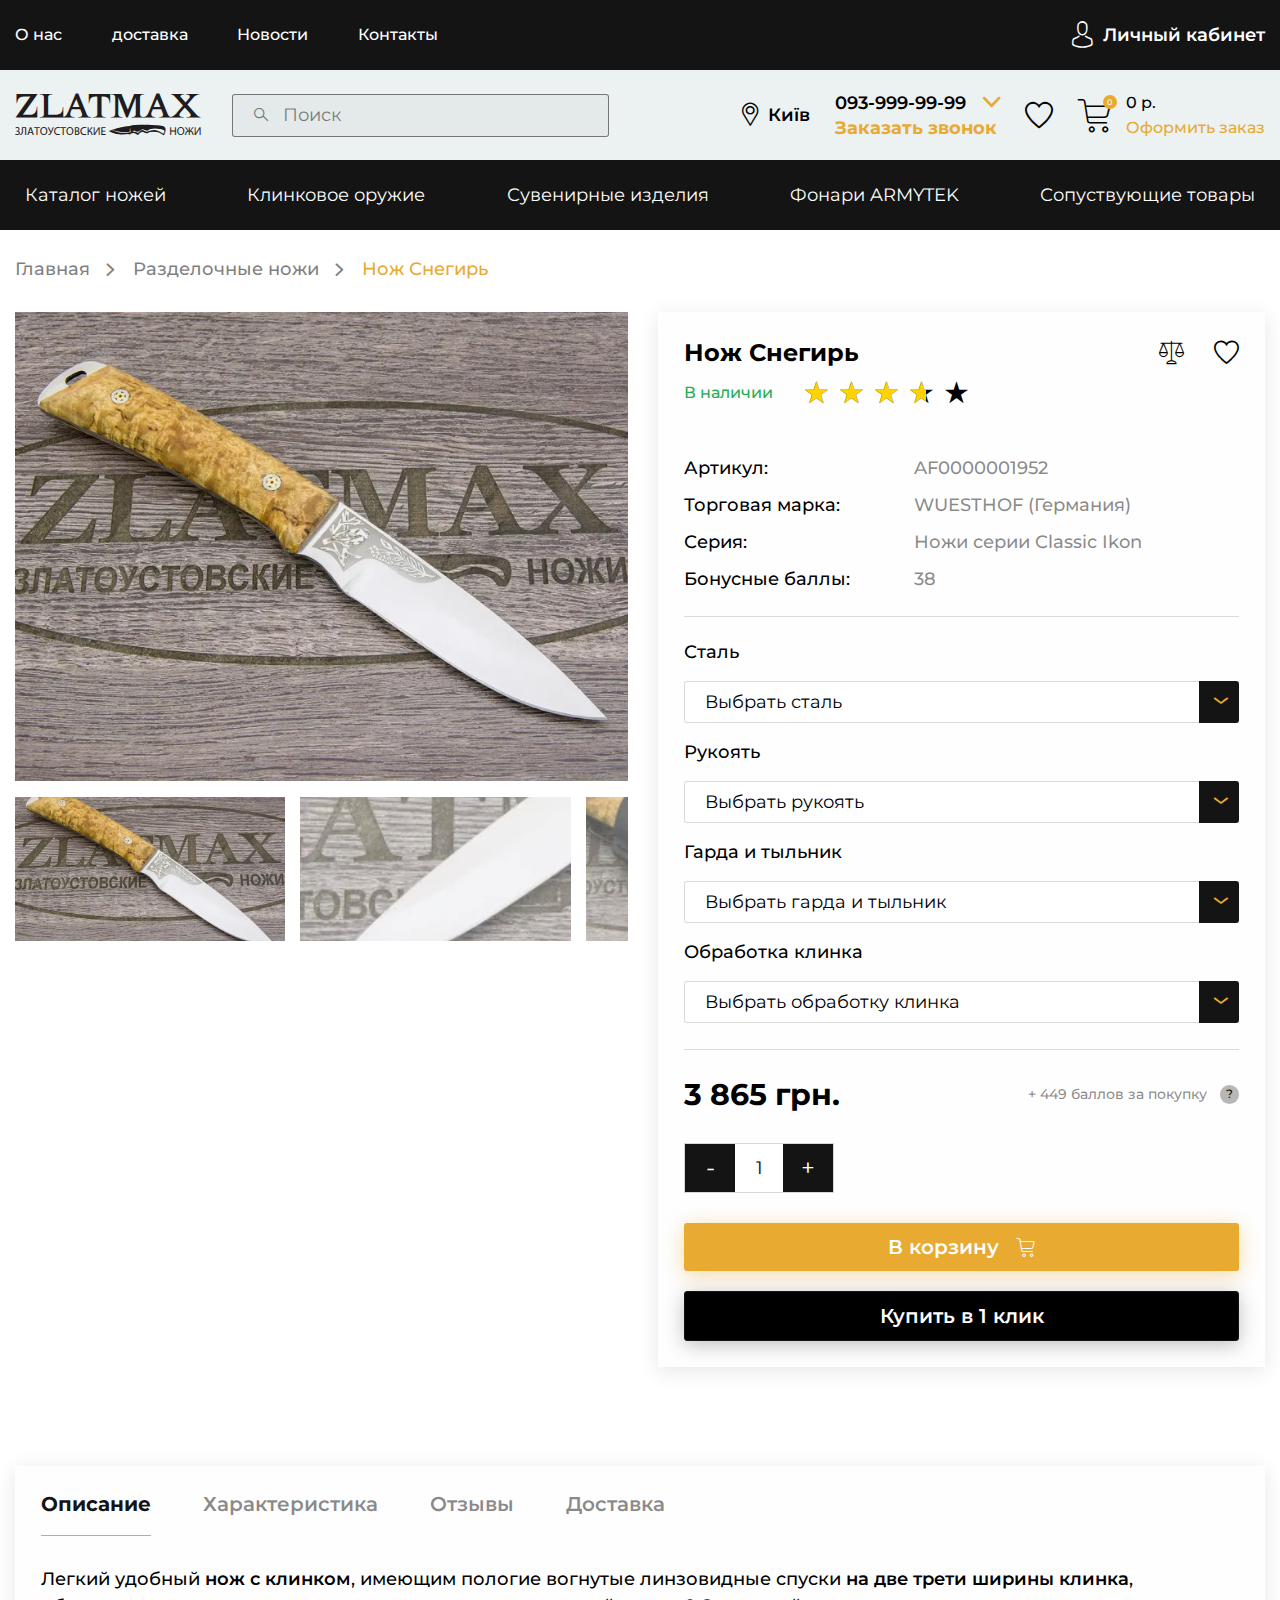
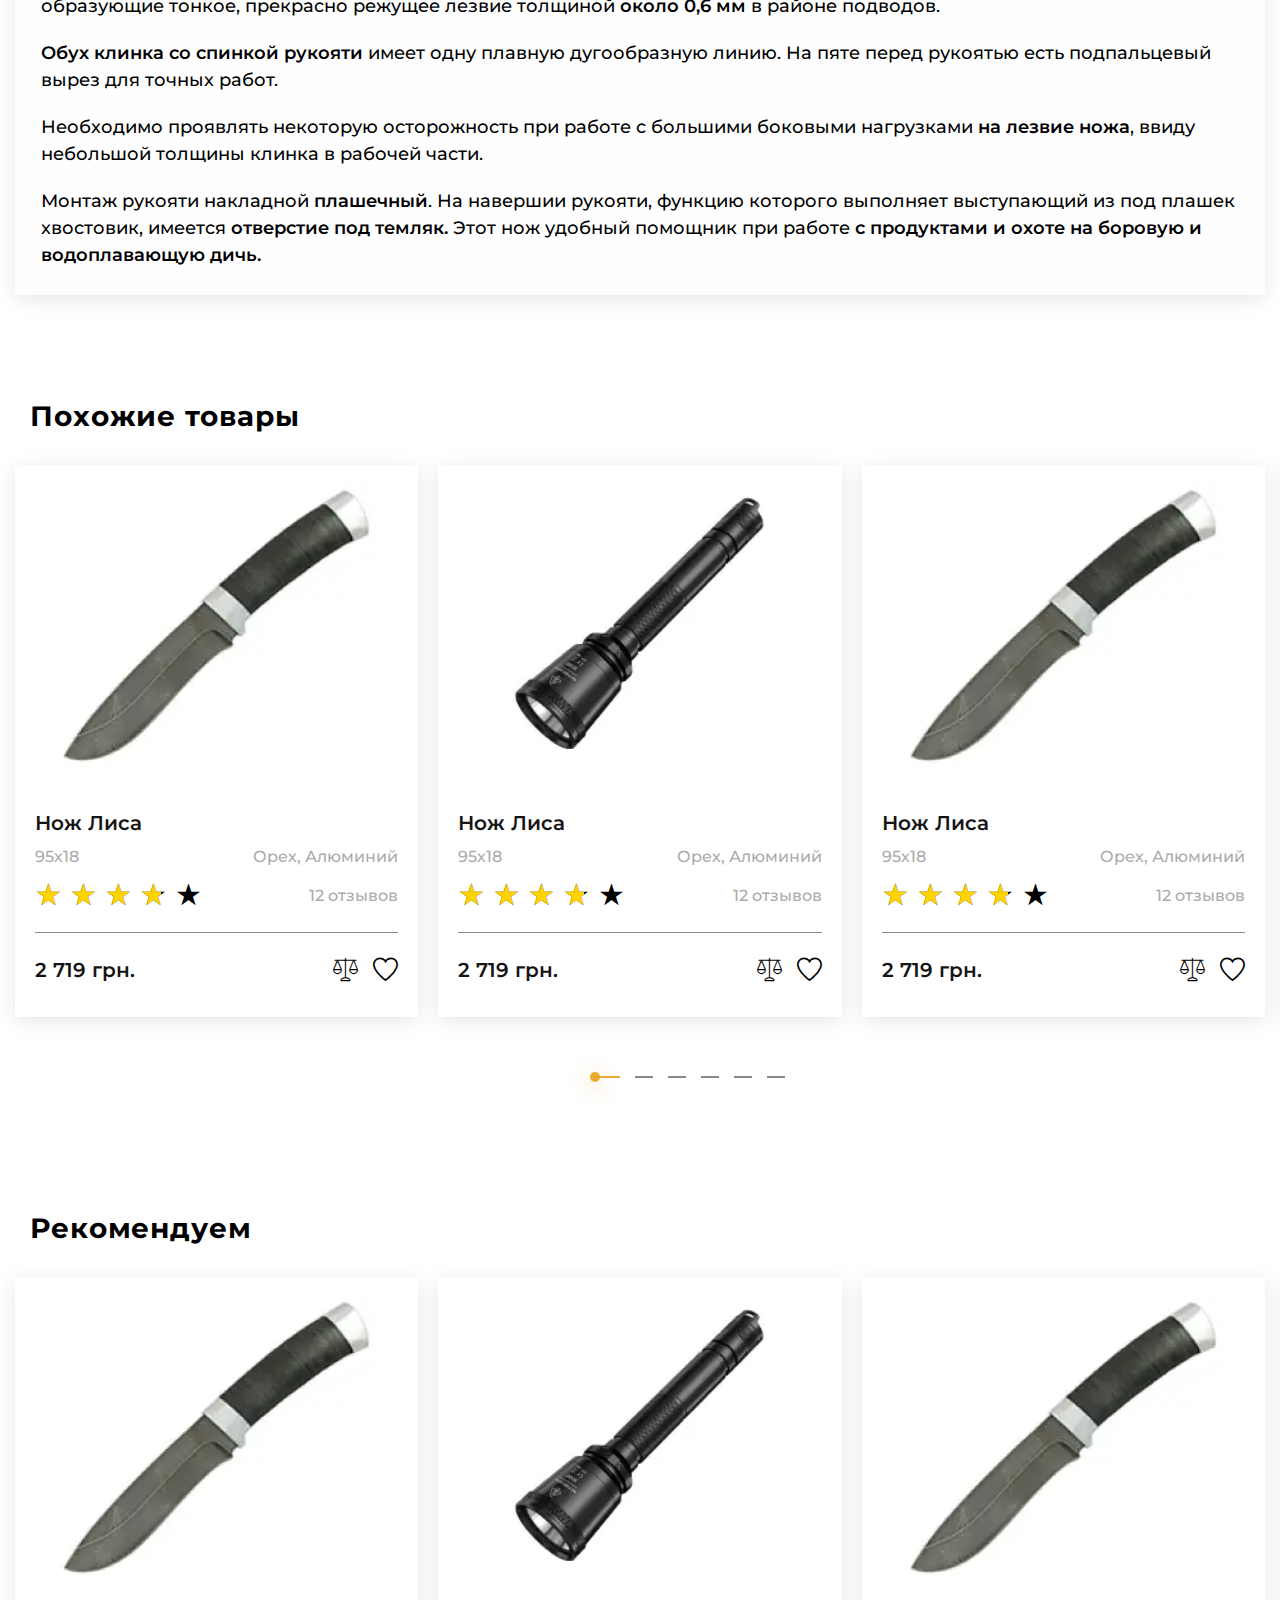
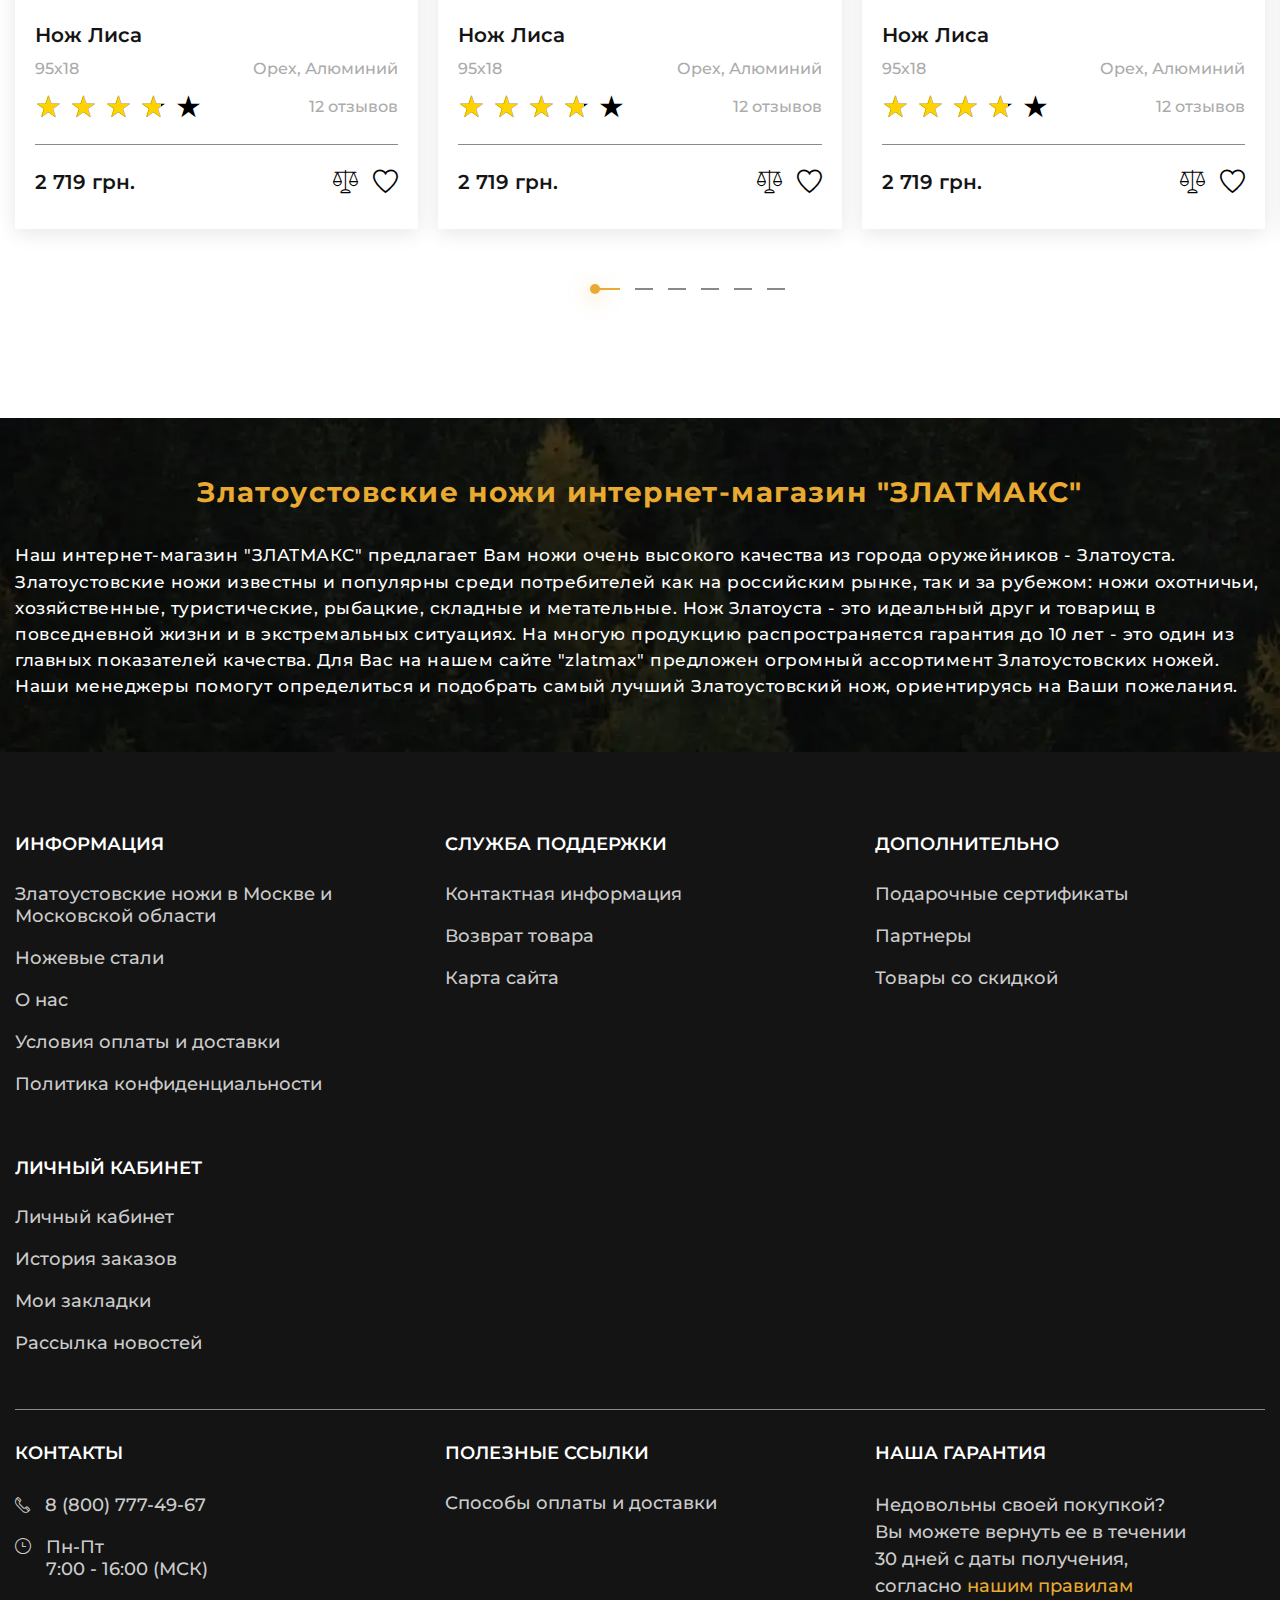
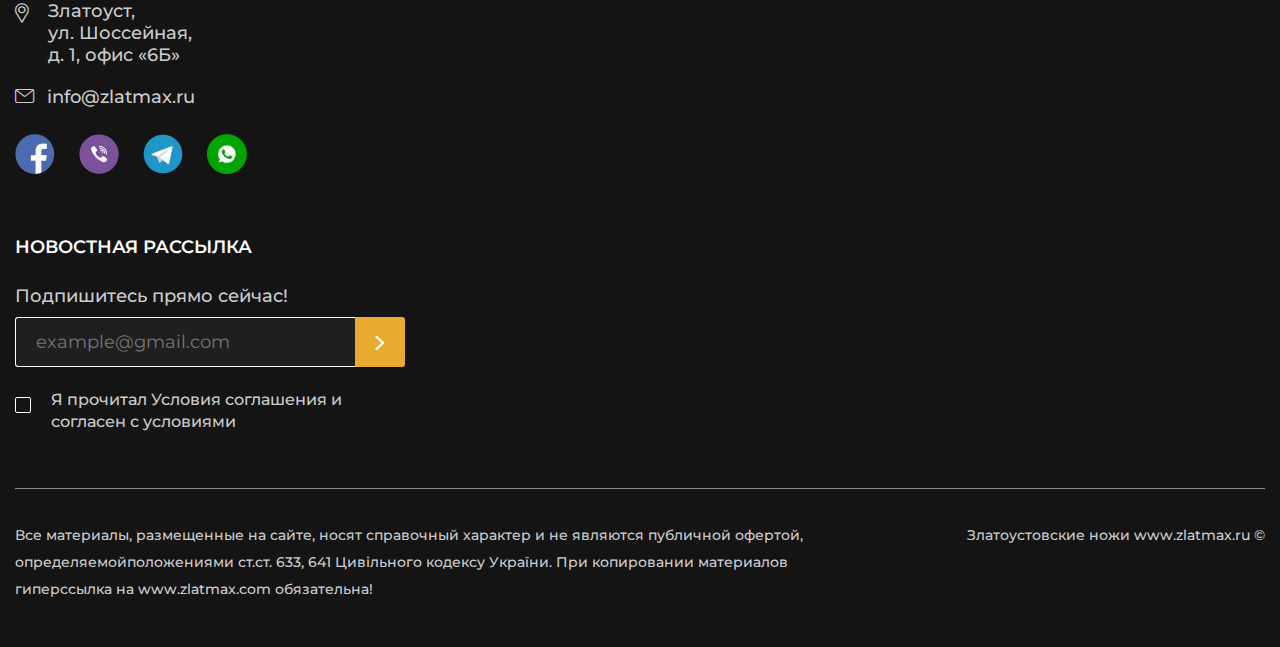
<file: product-page.html>
<!DOCTYPE html>
<html lang="ru">

<head>
	<title>Карточка товара</title>
	<meta charset="UTF-8">
	<meta name="format-detection" content="telephone=no">
	<!-- <style>body{opacity: 0;}</style> -->
	<link rel="stylesheet" href="css/style.min.css?_v=20230619192534">
	<link rel="shortcut icon" href="favicon.ico">
	<!-- <meta name="robots" content="noindex, nofollow"> -->
	<meta name="viewport" content="width=device-width, initial-scale=1.0">
</head>

<body>
	<div class="wrapper">
		<header class="header">
			<div class="header__top top-header">
				<div class="top-header__container">
					<nav class="top-header__menu menu-top-header">
						<ul data-da=".menu__body,991.98" class="menu-top-header__list">
							<li class="menu-top-header__item menu-top-header__item_catalog"><a href="" data-catalog class="menu-top-header__link menu-top-header__link_catalog _icon-arrow-bottom">Каталог товаров</a></li>
							<li class="menu-top-header__item"><a href="" class="menu-top-header__link">О нас</a></li>
							<li class="menu-top-header__item"><a href="" class="menu-top-header__link">доставка</a></li>
							<li class="menu-top-header__item"><a href="" class="menu-top-header__link">Новости</a></li>
							<li class="menu-top-header__item"><a href="" class="menu-top-header__link">Контакты</a></li>
						</ul>
					</nav>
					<a href="" class="top-header__user _icon-user"><span>Личный кабинет</span></a>
					<nav hidden class="menu">
						<button type="button" class="menu__icon icon-menu"><span></span></button>
						<div class="menu__body">
						</div>
					</nav>
				</div>
			</div>
			<div class="header__body body-header">
				<div class="body-header__container">
					<a href="" class="body-header__logo"></a>
					<div data-da=".catalog-header__container, 479.98" class="body-header__search">
						<form action="#" class="search-header">
							<button type="submit" class="search-header__button _icon-search"></button>
							<input autocomplete="off" type="text" name="form[]" data-error="Ошибка" placeholder="Поиск" class="search-header__input">
						</form>
					</div>
					<div class="body-header__actions actions-header">
						<a href="" class="actions-header__location _icon-location">Київ</a>
						<div data-da=".top-header__container,991.98,first" class="actions-header__phones phones-header">
							<div data-spollers class="phones-header__items">
								<div class="phones-header__item">
									<a href="tel:0939999999" class="phones-header__phone"><span>093-999-99-99</span></a>
									<button type="button" data-spoller class="phones-header__arrow _icon-arrow-bottom"></button>
									<ul class="phones-header__list">
										<li><a href="tel:0933333333" class="phones-header__phone">093-333-33-33</a></li>
										<li><a href="tel:0935555555" class="phones-header__phone">093-555-55-55</a></li>
										<li><a href="tel:0934444444" class="phones-header__phone">093-444-44-44</a></li>
									</ul>
								</div>
							</div>

							<button type="button" data-popup="#callback" class="phones-header__callback">Заказать звонок</button>
						</div>
						<a href="" data-da=".top-header__container, 991.98, 2" class="actions-header__favorite _icon-favorite"></a>
						<a href="" data-da=".top-header__container, 991.98, 2" class="actions-header__cart cart-header">
							<div class="cart-header__icon _icon-cart"><span>0</span></div>
							<div class="cart-header__body">
								<div class="cart-header__summ">0 р.</div>
								<div class="cart-header__link">Оформить заказ</div>
							</div>
						</a>
					</div>
				</div>
			</div>
			<div class="header__catalog catalog-header">
				<div class="catalog-header__container">
					<nav class="catalog-header__menu menu-catalog">
						<button type="submit" class="menu-catalog__back _icon-back">Назад</button>
						<ul class="menu-catalog__list">
							<li class="menu-catalog__item">
								<button type="button" data-subparent="1" class="menu-catalog__link">Каталог ножей</button>
							</li>
							<li class="menu-catalog__item">
								<button type="button" data-subparent="2" class="menu-catalog__link">Клинковое оружие</button>
							</li>
							<li class="menu-catalog__item">
								<button type="button" class="menu-catalog__link">Сувенирные изделия</button>
							</li>
							<li class="menu-catalog__item">
								<button type="button" class="menu-catalog__link">Фонари ARMYTEK</button>
							</li>
							<li class="menu-catalog__item">
								<button type="button" class="menu-catalog__link">Сопуствующие товары</button>
							</li>
						</ul>
						<div class="menu-catalog__sub-menu sub-menu-catalog">
							<button type="submit" class="sub-menu-catalog__back _icon-back">Назад</button>
							<div class="sub-menu-catalog__container">
								<div hidden data-submenu="1" class="sub-menu-catalog__block">
									<div class="sub-menu-catalog__category">
										<a href="" class="sub-menu-catalog__category-link">Категория ножей</a>
									</div>
									<div class="sub-menu-catalog__category">
										<a href="" class="sub-menu-catalog__category-link">Производство ножей</a>
									</div>
									<div class="sub-menu-catalog__category">
										<a href="" class="sub-menu-catalog__category-link">Ножи по маркам стали</a>
									</div>
									<div class="sub-menu-catalog__category">
										<a href="" class="sub-menu-catalog__category-link">Заточка и полировка ножей</a>
									</div>
									<div class="sub-menu-catalog__category">
										<a href="" class="sub-menu-catalog__category-link">Ножевая мастерская</a>
									</div>
									<ul class="sub-menu-catalog__list">
										<li class="sub-menu-catalog__item">
											<a href="" class="sub-menu-catalog__link">Разделочные ножи</a>
										</li>
										<li class="sub-menu-catalog__item">
											<a href="" class="sub-menu-catalog__link">Туристические ножи</a>
										</li>
										<li class="sub-menu-catalog__item">
											<a href="" class="sub-menu-catalog__link">Ножи охотничьи</a>
										</li>
										<li class="sub-menu-catalog__item">
											<a href="" class="sub-menu-catalog__link">Булатные ножи</a>
										</li>
										<li class="sub-menu-catalog__item">
											<a href="" class="sub-menu-catalog__link">Ножи из дамаска</a>
										</li>
										<li class="sub-menu-catalog__item">
											<a href="" class="sub-menu-catalog__link">Тактического назначения</a>
										</li>
										<li class="sub-menu-catalog__item">
											<a href="" class="sub-menu-catalog__link">Метательные ножи</a>
										</li>
										<li class="sub-menu-catalog__item">
											<a href="" class="sub-menu-catalog__link">Мачете и кукри</a>
										</li>
										<li class="sub-menu-catalog__item">
											<a href="" class="sub-menu-catalog__link">Ножи кухонные</a>
										</li>
									</ul>
									<ul class="sub-menu-catalog__list">
										<li class="sub-menu-catalog__item">
											<a href="" class="sub-menu-catalog__link">Ножи АИР</a>
										</li>
										<li class="sub-menu-catalog__item">
											<a href="" class="sub-menu-catalog__link">Ножи ЗИК</a>
										</li>
										<li class="sub-menu-catalog__item">
											<a href="" class="sub-menu-catalog__link">Ножи ЗЗОСС</a>
										</li>
										<li class="sub-menu-catalog__item">
											<a href="" class="sub-menu-catalog__link">Ножи РОСоружие</a>
										</li>
										<li class="sub-menu-catalog__item">
											<a href="" class="sub-menu-catalog__link">Ножи Оружейник</a>
										</li>
										<li class="sub-menu-catalog__item">
											<a href="" class="sub-menu-catalog__link">Булат Сергея Баранова</a>
										</li>
										<li class="sub-menu-catalog__item">
											<a href="" class="sub-menu-catalog__link">Булат Андрея Умерова</a>
										</li>
										<li class="sub-menu-catalog__item">
											<a href="" class="sub-menu-catalog__link">Ножи Златко</a>
										</li>
										<li class="sub-menu-catalog__item">
											<a href="" class="sub-menu-catalog__link">Ножи Стиль-М</a>
										</li>
										<li class="sub-menu-catalog__item">
											<a href="" class="sub-menu-catalog__link">Оружейная компания</a>
										</li>

									</ul>
									<ul class="sub-menu-catalog__list">
										<li class="sub-menu-catalog__item">
											<a href="" class="sub-menu-catalog__link">Ножи из стали 40х102С2М</a>
										</li>
										<li class="sub-menu-catalog__item">
											<a href="" class="sub-menu-catalog__link">Ножи из стали 95х18</a>
										</li>
										<li class="sub-menu-catalog__item">
											<a href="" class="sub-menu-catalog__link">Ножи из стали 100х13м</a>
										</li>
										<li class="sub-menu-catalog__item">
											<a href="" class="sub-menu-catalog__link">Ножи из стали 110х18м-ШД</a>
										</li>
										<li class="sub-menu-catalog__item">
											<a href="" class="sub-menu-catalog__link">Ножи из стали ЭИ-107 ТЦ</a>
										</li>
										<li class="sub-menu-catalog__item">
											<a href="" class="sub-menu-catalog__link">Ножи из стали 50х14МФ</a>
										</li>
										<li class="sub-menu-catalog__item">
											<a href="" class="sub-menu-catalog__link">Ножи из стали AUS-8</a>
										</li>
										<li class="sub-menu-catalog__item">
											<a href="" class="sub-menu-catalog__link">Ножи из стали К340</a>
										</li>
										<li class="sub-menu-catalog__item">
											<a href="" class="sub-menu-catalog__link">Ножи из стали M390</a>
										</li>
										<li class="sub-menu-catalog__item">
											<a href="" class="sub-menu-catalog__link">Ножи из стали ЭП-766</a>
										</li>

									</ul>
									<ul class="sub-menu-catalog__list">
										<li class="sub-menu-catalog__item">
											<a href="" class="sub-menu-catalog__link">Паста ГОИ</a>
										</li>
										<li class="sub-menu-catalog__item">
											<a href="" class="sub-menu-catalog__link">Алмазная паста</a>
										</li>
										<li class="sub-menu-catalog__item">
											<a href="" class="sub-menu-catalog__link">Бруски и камни для заточки</a>
										</li>
										<li class="sub-menu-catalog__item">
											<a href="" class="sub-menu-catalog__link">Заточные системы</a>
										</li>
									</ul>
									<ul class="sub-menu-catalog__list">
										<li class="sub-menu-catalog__item">
											<a href="" class="sub-menu-catalog__link">Заготовки для ножей</a>
										</li>
										<li class="sub-menu-catalog__item">
											<a href="" class="sub-menu-catalog__link">Заготовки для ножей</a>
										</li>
										<li class="sub-menu-catalog__item">
											<a href="" class="sub-menu-catalog__link">Литье для ножей</a>
										</li>
										<li class="sub-menu-catalog__item">
											<a href="" class="sub-menu-catalog__link">Материалы для рукоятей</a>
										</li>
										<li class="sub-menu-catalog__item">
											<a href="" class="sub-menu-catalog__link">Уход за рукоятиями ножей</a>
										</li>
									</ul>
									<div class="sub-menu-catalog__footer">
										<a href="" class="sub-menu-catalog__all">Смотреть все</a>
									</div>
									<div class="sub-menu-catalog__footer">
										<a href="" class="sub-menu-catalog__all">Смотреть все</a>
									</div>
									<div class="sub-menu-catalog__footer">
										<a href="" class="sub-menu-catalog__all">Смотреть все</a>
									</div>
									<div class="sub-menu-catalog__footer">
										<a href="" class="sub-menu-catalog__all">Смотреть все</a>
									</div>
									<div class="sub-menu-catalog__footer">
										<a href="" class="sub-menu-catalog__all">Смотреть все</a>
									</div>
								</div>
								<div hidden data-submenu="2" class="sub-menu-catalog__block">
									<div class="sub-menu-catalog__category">
										<a href="" class="sub-menu-catalog__category-link">Категория ножей</a>
									</div>
									<div class="sub-menu-catalog__category">
										<a href="" class="sub-menu-catalog__category-link">Производство ножей</a>
									</div>
									<div class="sub-menu-catalog__category">
										<a href="" class="sub-menu-catalog__category-link">Заточка и полировка ножей</a>
									</div>
									<ul class="sub-menu-catalog__list">
										<li class="sub-menu-catalog__item">
											<a href="" class="sub-menu-catalog__link">Разделочные ножи</a>
										</li>
										<li class="sub-menu-catalog__item">
											<a href="" class="sub-menu-catalog__link">Туристические ножи</a>
										</li>
										<li class="sub-menu-catalog__item">
											<a href="" class="sub-menu-catalog__link">Ножи охотничьи</a>
										</li>
										<li class="sub-menu-catalog__item">
											<a href="" class="sub-menu-catalog__link">Булатные ножи</a>
										</li>
										<li class="sub-menu-catalog__item">
											<a href="" class="sub-menu-catalog__link">Ножи из дамаска</a>
										</li>
										<li class="sub-menu-catalog__item">
											<a href="" class="sub-menu-catalog__link">Тактического назначения</a>
										</li>
										<li class="sub-menu-catalog__item">
											<a href="" class="sub-menu-catalog__link">Метательные ножи</a>
										</li>
										<li class="sub-menu-catalog__item">
											<a href="" class="sub-menu-catalog__link">Мачете и кукри</a>
										</li>
										<li class="sub-menu-catalog__item">
											<a href="" class="sub-menu-catalog__link">Ножи кухонные</a>
										</li>
									</ul>
									<ul class="sub-menu-catalog__list">
										<li class="sub-menu-catalog__item">
											<a href="" class="sub-menu-catalog__link">Ножи АИР</a>
										</li>
										<li class="sub-menu-catalog__item">
											<a href="" class="sub-menu-catalog__link">Ножи ЗИК</a>
										</li>
										<li class="sub-menu-catalog__item">
											<a href="" class="sub-menu-catalog__link">Ножи ЗЗОСС</a>
										</li>
										<li class="sub-menu-catalog__item">
											<a href="" class="sub-menu-catalog__link">Ножи РОСоружие</a>
										</li>
										<li class="sub-menu-catalog__item">
											<a href="" class="sub-menu-catalog__link">Ножи Оружейник</a>
										</li>
										<li class="sub-menu-catalog__item">
											<a href="" class="sub-menu-catalog__link">Булат Сергея Баранова</a>
										</li>
										<li class="sub-menu-catalog__item">
											<a href="" class="sub-menu-catalog__link">Булат Андрея Умерова</a>
										</li>
										<li class="sub-menu-catalog__item">
											<a href="" class="sub-menu-catalog__link">Ножи Златко</a>
										</li>
										<li class="sub-menu-catalog__item">
											<a href="" class="sub-menu-catalog__link">Ножи Стиль-М</a>
										</li>
										<li class="sub-menu-catalog__item">
											<a href="" class="sub-menu-catalog__link">Оружейная компания</a>
										</li>

									</ul>
									<ul class="sub-menu-catalog__list">
										<li class="sub-menu-catalog__item">
											<a href="" class="sub-menu-catalog__link">Паста ГОИ</a>
										</li>
										<li class="sub-menu-catalog__item">
											<a href="" class="sub-menu-catalog__link">Алмазная паста</a>
										</li>
										<li class="sub-menu-catalog__item">
											<a href="" class="sub-menu-catalog__link">Бруски и камни для заточки</a>
										</li>
										<li class="sub-menu-catalog__item">
											<a href="" class="sub-menu-catalog__link">Заточные системы</a>
										</li>
									</ul>
									<div class="sub-menu-catalog__footer">
										<a href="" class="sub-menu-catalog__all">Смотреть все</a>
									</div>
									<div class="sub-menu-catalog__footer">
										<a href="" class="sub-menu-catalog__all">Смотреть все</a>
									</div>
									<div class="sub-menu-catalog__footer">
										<a href="" class="sub-menu-catalog__all">Смотреть все</a>
									</div>
								</div>
							</div>
						</div>
					</nav>
				</div>
			</div>
		</header>
		<main class="page page_inner">
			<div class="page__header">
				<div class="page__container">
					<nav class="page__breadcrumbs breadcrumbs">
						<ul class="breadcrumbs__list">
							<li class="breadcrumbs__item"><a href="" class="breadcrumbs__link"><span>Главная</span></a></li>
							<li class="breadcrumbs__item"><a href="" class="breadcrumbs__link"><span>Разделочные ножи</span></a></li>
							<li class="breadcrumbs__item"><span class="breadcrumbs__current">Нож Снегирь</span></li>
						</ul>
					</nav>
				</div>
			</div>
			<div class="product">
				<div class="product__container">
					<div class="product__main main-product">
						<div class="main-product__images images-product">
							<div class="images-product__slider swiper">
								<div class="images-product__wrapper swiper-wrapper">
									<div class="images-product__slide-ibg swiper-slide">
										<picture><source srcset="img/product/1.webp" type="image/webp"><img src="img/product/1.jpg" alt="Knife product"></picture>
									</div>
									<div class="images-product__slide-ibg swiper-slide">
										<picture><source srcset="img/product/2.webp" type="image/webp"><img src="img/product/2.jpg" alt="Knife product"></picture>
									</div>
									<div class="images-product__slide-ibg swiper-slide">
										<picture><source srcset="img/product/3.webp" type="image/webp"><img src="img/product/3.jpg" alt="Knife product"></picture>
									</div>
									<div class="images-product__slide-ibg swiper-slide">
										<picture><source srcset="img/product/4.webp" type="image/webp"><img src="img/product/4.jpg" alt="Knife product"></picture>
									</div>
									<div class="images-product__slide-ibg swiper-slide">
										<picture><source srcset="img/product/5.webp" type="image/webp"><img src="img/product/5.jpg" alt="Knife product"></picture>
									</div>
								</div>
							</div>
							<div class="images-product__thumbs thumbs-images swiper">
								<div class="thumbs-images__wrapper swiper-wrapper">
									<div class="thumbs-images__slide-ibg swiper-slide">
										<picture><source srcset="img/product/1.webp" type="image/webp"><img src="img/product/1.jpg" alt="Knife product"></picture>
									</div>
									<div class="thumbs-images__slide-ibg swiper-slide">
										<picture><source srcset="img/product/2.webp" type="image/webp"><img src="img/product/2.jpg" alt="Knife product"></picture>
									</div>
									<div class="thumbs-images__slide-ibg swiper-slide">
										<picture><source srcset="img/product/3.webp" type="image/webp"><img src="img/product/3.jpg" alt="Knife product"></picture>
									</div>
									<div class="thumbs-images__slide-ibg swiper-slide">
										<picture><source srcset="img/product/4.webp" type="image/webp"><img src="img/product/4.jpg" alt="Knife product"></picture>
									</div>
									<div class="thumbs-images__slide-ibg swiper-slide">
										<picture><source srcset="img/product/5.webp" type="image/webp"><img src="img/product/5.jpg" alt="Knife product"></picture>
									</div>
								</div>
							</div>

						</div>
						<div class="main-product__body body-product">
							<div class="body-product__header header-product">
								<div class="header-product__line">
									<h1 class="header-product__title">Нож Снегирь</h1>
									<a href="" class="header-product__link _icon-compare"></a>
									<a href="" class="header-product__link _icon-favorite"></a>
								</div>
								<div class="header-product__line">
									<div class="header-product__status header-product__status_true">В наличии</div>
									<div class="header-product__rating rating">
										<div class="rating__body">
											<div class="rating__active"></div>
											<div class="rating__items">
												<input type="radio" class="rating__item" value="1" name="rating">
												<input type="radio" class="rating__item" value="2" name="rating">
												<input type="radio" class="rating__item" value="3" name="rating">
												<input type="radio" class="rating__item" value="4" name="rating">
												<input type="radio" class="rating__item" value="5" name="rating">
											</div>
										</div>
										<div hidden class="rating__value">3.5</div>
									</div>
								</div>
							</div>
							<div class="body-product__table table-product">
								<div class="table-product__label">Артикул:</div>
								<div class="table-product__value">AF0000001952</div>
								<div class="table-product__label">Торговая марка:</div>
								<div class="table-product__value">WUESTHOF (Германия)</div>
								<div class="table-product__label">Серия:</div>
								<div class="table-product__value">Ножи серии Classic Ikon</div>
								<div class="table-product__label">Бонусные баллы: </div>
								<div class="table-product__value">38</div>
							</div>
							<div data-one-select class="body-product__options options-product">
								<div class="options-product__label">Сталь</div>
								<div class="options-product__value">
									<select data-option-active data-show-selected data-class-modif="options" name="form[]" class="form">
										<option data-label value="placeholder">Выбрать сталь</option>
										<option value="1">Доманская сталь</option>
										<option value="2">Титановая сталь</option>
										<option value="3">Хирургическая сталь</option>
										<option value="4">Адамантиевая сталь</option>
									</select>
								</div>
								<div class="options-product__label">Рукоять</div>
								<div class="options-product__value">
									<select data-option-active data-show-selected data-class-modif="options" name="form[]" class="form">
										<option data-label value="placeholder">Выбрать рукоять</option>
										<option value="1">Рукоять 1</option>
										<option value="2">Рукоять 2</option>
										<option value="3">Рукоять 3</option>
										<option value="4">Рукоять 4</option>
									</select>
								</div>
								<div class="options-product__label">Гарда и тыльник</div>
								<div class="options-product__value">
									<select data-option-active data-show-selected data-class-modif="options" name="form[]" class="form">
										<option data-label value="placeholder">Выбрать гарда и тыльник</option>
										<option value="1">Гарда и тыльник 1</option>
										<option value="2">Гарда и тыльник 2</option>
										<option value="3">Гарда и тыльник 3</option>
										<option value="4">Гарда и тыльник 4</option>
									</select>
								</div>
								<div class="options-product__label">Обработка клинка</div>
								<div class="options-product__value">
									<select data-option-active data-show-selected data-class-modif="options" name="form[]" class="form">
										<option data-label value="placeholder">Выбрать обработку клинка</option>
										<option value="1">Обработка клинка 1</option>
										<option value="2">Обработка клинка 2</option>
										<option value="3">Обработка клинка 3</option>
										<option value="4">Обработка клинка 4</option>
									</select>
								</div>
							</div>
							<div class="body-product__actions actions-product">
								<div class="actions-product__row actions-product__row_wrap">
									<div class="actions-product__price">3 865 грн.</div>
									<div tabindex="0" data-tippy-content="449 баллов приравнивается к скидке в 499 грн. на следующую покупку в нашем магазине" class="actions-product__points">+ 449 баллов за покупку</div>
								</div>
								<div class="actions-product__row">
									<div class="actions-product__quantity quantity">
										<button type="button" class="quantity__button quantity__button_minus">-</button>
										<div class="quantity__input">
											<input autocomplete="off" type="text" name="form[]" value="1">
										</div>
										<button type="button" class="quantity__button quantity__button_plus">+</button>
									</div>
									<div class="actions-product__buttons">
										<a href="" class="actions-product__cart button">В корзину<span class="_icon-cart"></span></a>
										<a href="" class="actions-product__buy button button_black">Купить в 1 клик</a>
									</div>
								</div>
							</div>
						</div>
					</div>
					<div class="product__about about-product-tabs">
						<div data-tabs="992" class="about-product-tabs__tabs">
							<nav data-tabs-titles class="about-product-tabs__navigation">
								<button type="button" class="about-product-tabs__title _tab-active">Описание</button>
								<button type="button" class="about-product-tabs__title">Характеристика</button>
								<button type="button" class="about-product-tabs__title">Отзывы</button>
								<button type="button" class="about-product-tabs__title">Доставка</button>
							</nav>
							<div data-tabs-body class="about-product-tabs__content">
								<div class="about-product-tabs__body tabs-about">
									<p>
										Легкий удобный <span>нож с клинком</span>, имеющим пологие вогнутые линзовидные спуски <span>на две трети ширины клинка</span>, образующие тонкое,
										прекрасно режущее лезвие толщиной <span>около 0,6 мм</span> в районе подводов.
									</p>
									<p><span>Обух клинка со спинкой рукояти</span> имеет одну плавную дугообразную линию. На пяте перед рукоятью есть подпальцевый вырез для точных работ. </p>
									<p>
										Необходимо проявлять некоторую осторожность при работе с большими боковыми нагрузками <span>на лезвие ножа</span>, ввиду небольшой толщины клинка
										в рабочей части.
									</p>
									<p>
										Монтаж рукояти накладной <span>плашечный</span>. На навершии рукояти, функцию которого выполняет выступающий из под плашек хвостовик,
										имеется <span>отверстие под темляк.</span> Этот нож удобный помощник при работе <span>с продуктами и охоте на боровую и водоплавающую дичь.</span>
									</p>
								</div>
								<div class="about-product-tabs__body tabs-characteristics">
									<div class="tabs-characteristics__items">
										<div class="tabs-characteristics__item">
											<div class="tabs-characteristics__title">Технические характеристики</div>
											<div class="tabs-characteristics__label">Общая длина, мм:</div>
											<div class="tabs-characteristics__value">227</div>
											<div class="tabs-characteristics__label">Длина клинка, мм:</div>
											<div class="tabs-characteristics__value">112</div>
										</div>
										<div class="tabs-characteristics__item">
											<div class="tabs-characteristics__title">Используемые материалы</div>
											<div class="tabs-characteristics__label">Сталь:</div>
											<div class="tabs-characteristics__value">95Х18:</div>
											<div class="tabs-characteristics__label">Рукоять:</div>
											<div class="tabs-characteristics__value">Накладки карельская береза</div>
										</div>
										<div class="tabs-characteristics__item">
											<div class="tabs-characteristics__title">Производство</div>
											<div class="tabs-characteristics__label">Производство:</div>
											<div class="tabs-characteristics__value">АиР</div>
										</div>
									</div>
								</div>
								<div class="about-product-tabs__body tabs-reviews">
									<div class="tabs-reviews__create create-reviews">
										<div class="create-reviews__alert">
											<div class="create-reviews__text">У данного товара нет отзывов. Станьте первым, кто оставил отзыв об этом товаре!</div>
											<div class="create-reviews__btn button button_black">Написать отзыв</div>
										</div>
										<form class="create-reviews__form">
											<textarea name="review" placeholder="Напишите ваш отзыв" data-required class="create-reviews__textarea"></textarea>
											<button type="submit" class="create-reviews__btn-submit button button_black">Отправить отзыв</button>
										</form>
									</div>
									<div class="tabs-reviews__reviews product-reviews">
										<div class="product-reviews__item">
											<div class="product-reviews__img-ibg">
												<picture><source srcset="img/reviews/01.webp" type="image/webp"><img src="img/reviews/01.jpg" alt="reviewer"></picture>
											</div>
											<div class="product-reviews__line">
												<div class="product-reviews__name">Никита Панков</div>
												<div class="product-reviews__date">29.06.2019</div>
												<div class="product-reviews__rating rating">
													<div class="rating__body">
														<div class="rating__active"></div>
														<div class="rating__items">
															<input type="radio" class="rating__item" value="1" name="rating">
															<input type="radio" class="rating__item" value="2" name="rating">
															<input type="radio" class="rating__item" value="3" name="rating">
															<input type="radio" class="rating__item" value="4" name="rating">
															<input type="radio" class="rating__item" value="5" name="rating">
														</div>
													</div>
													<div class="rating__value">4</div>
												</div>
											</div>
											<div class="product-reviews__text">Lorem ipsum dolor sit amet, consectetur adipiscing elit. Tortor luctus et consectetur augue.
												Dolor egestas nunc pellentesque hac fringilla. Enim hac scelerisque eu tellus feugiat vel.
												Ut ac nec eleifend fermentum dictum ullamcorper phasellus at sed.</div>
											<a href="" class="product-reviews__btn-reply">Ответить</a>
										</div>
										<div class="product-reviews__item">
											<div class="product-reviews__img-ibg">
												<picture><source srcset="img/reviews/02.webp" type="image/webp"><img src="img/reviews/02.jpg" alt="reviewer"></picture>
											</div>
											<div class="product-reviews__line">
												<div class="product-reviews__name">Cаша Осийчук</div>
												<div class="product-reviews__date">05.07.2019</div>
												<div class="product-reviews__rating rating">
													<div class="rating__body">
														<div class="rating__active"></div>
														<div class="rating__items">
															<input type="radio" class="rating__item" value="1" name="rating">
															<input type="radio" class="rating__item" value="2" name="rating">
															<input type="radio" class="rating__item" value="3" name="rating">
															<input type="radio" class="rating__item" value="4" name="rating">
															<input type="radio" class="rating__item" value="5" name="rating">
														</div>
													</div>
													<div class="rating__value">4</div>
												</div>
											</div>
											<div class="product-reviews__text">Lorem ipsum dolor sit amet, consectetur adipiscing elit. Tortor luctus et consectetur augue.
												Dolor egestas nunc pellentesque hac fringilla. Enim hac scelerisque eu tellus feugiat vel.
												Ut ac nec eleifend fermentum dictum ullamcorper phasellus at sed.</div>
											<a href="" class="product-reviews__btn-reply">Ответить</a>
										</div>
									</div>
								</div>
								<div class="about-product-tabs__body tabs-delivery">
									<div data-one-select class="tabs-delivery__actions actions-delivery">
										<div class="actions-delivery__label">Ваша страна</div>
										<div class="actions-delivery__value">
											<select data-option-active data-show-selected data-class-modif="options" name="country">
												<option value="Украина">Украина</option>
												<option value="Польша">Польша</option>
												<option value="Литва">Литва</option>
												<option value="Латвия">Латвия</option>
												<option value="Естония">Естония</option>
												<option value="Молдова">Молдова</option>
												<option value="Чехия">Чехия</option>
												<option value="Словакия">Словакия</option>
												<option value="Великобратиния">Великобратиния</option>
											</select>
										</div>
										<div class="actions-delivery__label">Ваш город</div>
										<div class="actions-delivery__value">
											<select data-option-active data-show-selected data-class-modif="options" name="city">
												<option selected value="Киев">Киев</option>
												<option value="Львов">Львов</option>
												<option value="Херсон">Херсон</option>
												<option value="Одесса">Одесса</option>
												<option value="Чернигов">Чернигов</option>
												<option value="Винница">Винница</option>
												<option value="Житомир">Житомир</option>
												<option value="Сумы">Сумы</option>
												<option value="Харьков">Харьков</option>
												<option value="Николаев">Николаев</option>
												<option value="Ужгород">Ужгород</option>
											</select>
										</div>
									</div>
									<div class="tabs-delivery__results results-delivery">
										<div class="results-delivery__item">
											<div class="results-delivery__delivery-label-ibg">
												<picture><source srcset="img/delivery/nova-poshta.webp" type="image/webp"><img src="img/delivery/nova-poshta.jpg" alt="nova-poshta"></picture>
											</div>
											<div class="results-delivery__delivery-name">Новая Почта</div>
											<div class="results-delivery__period">3-5 дней</div>
											<div class="results-delivery__price">90 грн.</div>
										</div>
										<div class="results-delivery__item">
											<div class="results-delivery__delivery-label-ibg">
												<picture><source srcset="img/delivery/ukr-poshta.webp" type="image/webp"><img src="img/delivery/ukr-poshta.png" alt="ukr-poshta"></picture>
											</div>
											<div class="results-delivery__delivery-name">Укр Почта</div>
											<div class="results-delivery__period">5-10 дней</div>
											<div class="results-delivery__price">75 грн.</div>
										</div>
									</div>
								</div>
							</div>
						</div>
					</div>
					<section class="product__same-product same-product">
						<div class="products-slider">
							<div class="products-slider__container">
								<div class="products-slider__header products-slider__header_same-recomended">
									<h2 class="products-slider__title">Похожие товары</h2>
								</div>
								<div class="products-slider__slider swiper">
									<div class="products-slider__wrapper swiper-wrapper">
										<div class="products-slider__slide swiper-slide">
											<article class="product-card">
												<a href="" class="product-card__image product-card__image-ibg_contain">
													<span class="product-card__image-ibg product-card__image-ibg_contain">
														<picture><source srcset="img/product-card/product.webp" type="image/webp"><img src="img/product-card/product.jpg" alt="Product image - knife"></picture>
													</span>
												</a>
												<div class="product-card__body">
													<h4 class="product-card__title">
														<a href="" class="product-card__title-link">Нож Лиса</a>
													</h4>
													<div class="product-card__info info-product-card">
														<div class="info-product-card__size">95х18</div>
														<div class="info-product-card__materials">Орех, Алюминий</div>
													</div>
													<div class="product-card__rating rating rating_set">
														<div class="rating__body">
															<div class="rating__active"></div>
															<div class="rating__items">
																<input type="radio" class="rating__item" value="1" name="rating">
																<input type="radio" class="rating__item" value="2" name="rating">
																<input type="radio" class="rating__item" value="3" name="rating">
																<input type="radio" class="rating__item" value="4" name="rating">
																<input type="radio" class="rating__item" value="5" name="rating">
															</div>
														</div>
														<div class="rating__value">3.6</div>
														<div class="rating__info">12 отзывов</div>
													</div>
													<div class="product-card__footer">
														<div class="product-card__price">2 719 грн.</div>
														<a href="" aria-label="Link to compare product" class="product-card__compare _icon-compare"></a>
														<a href="" aria-label="Link to save this product to favorite" class="product-card__favorite _icon-favorite"></a>
													</div>

												</div>
											</article>
										</div>
										<div class="products-slider__slide swiper-slide">
											<article class="product-card">
												<a href="" class="product-card__image product-card__image-ibg_contain">
													<span class="product-card__image-ibg product-card__image-ibg_contain">
														<picture><source srcset="img/product-card/product-lighter.webp" type="image/webp"><img src="img/product-card/product-lighter.jpg" alt="Product image - knife"></picture>
													</span>
												</a>
												<div class="product-card__body">
													<h4 class="product-card__title">
														<a href="" class="product-card__title-link">Нож Лиса</a>
													</h4>
													<div class="product-card__info info-product-card">
														<div class="info-product-card__size">95х18</div>
														<div class="info-product-card__materials">Орех, Алюминий</div>
													</div>
													<div class="product-card__rating rating rating_set">
														<div class="rating__body">
															<div class="rating__active"></div>
															<div class="rating__items">
																<input type="radio" class="rating__item" value="1" name="rating">
																<input type="radio" class="rating__item" value="2" name="rating">
																<input type="radio" class="rating__item" value="3" name="rating">
																<input type="radio" class="rating__item" value="4" name="rating">
																<input type="radio" class="rating__item" value="5" name="rating">
															</div>
														</div>
														<div class="rating__value">3.6</div>
														<div class="rating__info">12 отзывов</div>
													</div>
													<div class="product-card__footer">
														<div class="product-card__price">2 719 грн.</div>
														<a href="" aria-label="Link to compare product" class="product-card__compare _icon-compare"></a>
														<a href="" aria-label="Link to save this product to favorite" class="product-card__favorite _icon-favorite"></a>
													</div>

												</div>
											</article>
										</div>
										<div class="products-slider__slide swiper-slide">
											<article class="product-card">
												<a href="" class="product-card__image product-card__image-ibg_contain">
													<span class="product-card__image-ibg product-card__image-ibg_contain">
														<picture><source srcset="img/product-card/product.webp" type="image/webp"><img src="img/product-card/product.jpg" alt="Product image - knife"></picture>
													</span>
												</a>
												<div class="product-card__body">
													<h4 class="product-card__title">
														<a href="" class="product-card__title-link">Нож Лиса</a>
													</h4>
													<div class="product-card__info info-product-card">
														<div class="info-product-card__size">95х18</div>
														<div class="info-product-card__materials">Орех, Алюминий</div>
													</div>
													<div class="product-card__rating rating rating_set">
														<div class="rating__body">
															<div class="rating__active"></div>
															<div class="rating__items">
																<input type="radio" class="rating__item" value="1" name="rating">
																<input type="radio" class="rating__item" value="2" name="rating">
																<input type="radio" class="rating__item" value="3" name="rating">
																<input type="radio" class="rating__item" value="4" name="rating">
																<input type="radio" class="rating__item" value="5" name="rating">
															</div>
														</div>
														<div class="rating__value">3.6</div>
														<div class="rating__info">12 отзывов</div>
													</div>
													<div class="product-card__footer">
														<div class="product-card__price">2 719 грн.</div>
														<a href="" aria-label="Link to compare product" class="product-card__compare _icon-compare"></a>
														<a href="" aria-label="Link to save this product to favorite" class="product-card__favorite _icon-favorite"></a>
													</div>

												</div>
											</article>
										</div>
										<div class="products-slider__slide swiper-slide">
											<article class="product-card">
												<a href="" class="product-card__image product-card__image-ibg_contain">
													<span class="product-card__image-ibg product-card__image-ibg_contain">
														<picture><source srcset="img/product-card/product-lighter.webp" type="image/webp"><img src="img/product-card/product-lighter.jpg" alt="Product image - knife"></picture>
													</span>
												</a>
												<div class="product-card__body">
													<h4 class="product-card__title">
														<a href="" class="product-card__title-link">Нож Лиса</a>
													</h4>
													<div class="product-card__info info-product-card">
														<div class="info-product-card__size">95х18</div>
														<div class="info-product-card__materials">Орех, Алюминий</div>
													</div>
													<div class="product-card__rating rating rating_set">
														<div class="rating__body">
															<div class="rating__active"></div>
															<div class="rating__items">
																<input type="radio" class="rating__item" value="1" name="rating">
																<input type="radio" class="rating__item" value="2" name="rating">
																<input type="radio" class="rating__item" value="3" name="rating">
																<input type="radio" class="rating__item" value="4" name="rating">
																<input type="radio" class="rating__item" value="5" name="rating">
															</div>
														</div>
														<div class="rating__value">3.6</div>
														<div class="rating__info">12 отзывов</div>
													</div>
													<div class="product-card__footer">
														<div class="product-card__price">2 719 грн.</div>
														<a href="" aria-label="Link to compare product" class="product-card__compare _icon-compare"></a>
														<a href="" aria-label="Link to save this product to favorite" class="product-card__favorite _icon-favorite"></a>
													</div>

												</div>
											</article>
										</div>
										<div class="products-slider__slide swiper-slide">
											<article class="product-card">
												<a href="" class="product-card__image product-card__image-ibg_contain">
													<span class="product-card__image-ibg product-card__image-ibg_contain">
														<picture><source srcset="img/product-card/product.webp" type="image/webp"><img src="img/product-card/product.jpg" alt="Product image - knife"></picture>
													</span>
												</a>
												<div class="product-card__body">
													<h4 class="product-card__title">
														<a href="" class="product-card__title-link">Нож Лиса</a>
													</h4>
													<div class="product-card__info info-product-card">
														<div class="info-product-card__size">95х18</div>
														<div class="info-product-card__materials">Орех, Алюминий</div>
													</div>
													<div class="product-card__rating rating rating_set">
														<div class="rating__body">
															<div class="rating__active"></div>
															<div class="rating__items">
																<input type="radio" class="rating__item" value="1" name="rating">
																<input type="radio" class="rating__item" value="2" name="rating">
																<input type="radio" class="rating__item" value="3" name="rating">
																<input type="radio" class="rating__item" value="4" name="rating">
																<input type="radio" class="rating__item" value="5" name="rating">
															</div>
														</div>
														<div class="rating__value">3.6</div>
														<div class="rating__info">12 отзывов</div>
													</div>
													<div class="product-card__footer">
														<div class="product-card__price">2 719 грн.</div>
														<a href="" aria-label="Link to compare product" class="product-card__compare _icon-compare"></a>
														<a href="" aria-label="Link to save this product to favorite" class="product-card__favorite _icon-favorite"></a>
													</div>

												</div>
											</article>
										</div>
										<div class="products-slider__slide swiper-slide">
											<article class="product-card">
												<a href="" class="product-card__image product-card__image-ibg_contain">
													<span class="product-card__image-ibg product-card__image-ibg_contain">
														<picture><source srcset="img/product-card/product-lighter.webp" type="image/webp"><img src="img/product-card/product-lighter.jpg" alt="Product image - knife"></picture>
													</span>
												</a>
												<div class="product-card__body">
													<h4 class="product-card__title">
														<a href="" class="product-card__title-link">Нож Лиса</a>
													</h4>
													<div class="product-card__info info-product-card">
														<div class="info-product-card__size">95х18</div>
														<div class="info-product-card__materials">Орех, Алюминий</div>
													</div>
													<div class="product-card__rating rating rating_set">
														<div class="rating__body">
															<div class="rating__active"></div>
															<div class="rating__items">
																<input type="radio" class="rating__item" value="1" name="rating">
																<input type="radio" class="rating__item" value="2" name="rating">
																<input type="radio" class="rating__item" value="3" name="rating">
																<input type="radio" class="rating__item" value="4" name="rating">
																<input type="radio" class="rating__item" value="5" name="rating">
															</div>
														</div>
														<div class="rating__value">3.6</div>
														<div class="rating__info">12 отзывов</div>
													</div>
													<div class="product-card__footer">
														<div class="product-card__price">2 719 грн.</div>
														<a href="" aria-label="Link to compare product" class="product-card__compare _icon-compare"></a>
														<a href="" aria-label="Link to save this product to favorite" class="product-card__favorite _icon-favorite"></a>
													</div>

												</div>
											</article>
										</div>
										<div class="products-slider__slide swiper-slide">
											<article class="product-card">
												<a href="" class="product-card__image product-card__image-ibg_contain">
													<span class="product-card__image-ibg product-card__image-ibg_contain">
														<picture><source srcset="img/product-card/product.webp" type="image/webp"><img src="img/product-card/product.jpg" alt="Product image - knife"></picture>
													</span>
												</a>
												<div class="product-card__body">
													<h4 class="product-card__title">
														<a href="" class="product-card__title-link">Нож Лиса</a>
													</h4>
													<div class="product-card__info info-product-card">
														<div class="info-product-card__size">95х18</div>
														<div class="info-product-card__materials">Орех, Алюминий</div>
													</div>
													<div class="product-card__rating rating rating_set">
														<div class="rating__body">
															<div class="rating__active"></div>
															<div class="rating__items">
																<input type="radio" class="rating__item" value="1" name="rating">
																<input type="radio" class="rating__item" value="2" name="rating">
																<input type="radio" class="rating__item" value="3" name="rating">
																<input type="radio" class="rating__item" value="4" name="rating">
																<input type="radio" class="rating__item" value="5" name="rating">
															</div>
														</div>
														<div class="rating__value">3.6</div>
														<div class="rating__info">12 отзывов</div>
													</div>
													<div class="product-card__footer">
														<div class="product-card__price">2 719 грн.</div>
														<a href="" aria-label="Link to compare product" class="product-card__compare _icon-compare"></a>
														<a href="" aria-label="Link to save this product to favorite" class="product-card__favorite _icon-favorite"></a>
													</div>

												</div>
											</article>
										</div>
										<div class="products-slider__slide swiper-slide">
											<article class="product-card">
												<a href="" class="product-card__image product-card__image-ibg_contain">
													<span class="product-card__image-ibg product-card__image-ibg_contain">
														<picture><source srcset="img/product-card/product.webp" type="image/webp"><img src="img/product-card/product.jpg" alt="Product image - knife"></picture>
													</span>
												</a>
												<div class="product-card__body">
													<h4 class="product-card__title">
														<a href="" class="product-card__title-link">Нож Лиса</a>
													</h4>
													<div class="product-card__info info-product-card">
														<div class="info-product-card__size">95х18</div>
														<div class="info-product-card__materials">Орех, Алюминий</div>
													</div>
													<div class="product-card__rating rating rating_set">
														<div class="rating__body">
															<div class="rating__active"></div>
															<div class="rating__items">
																<input type="radio" class="rating__item" value="1" name="rating">
																<input type="radio" class="rating__item" value="2" name="rating">
																<input type="radio" class="rating__item" value="3" name="rating">
																<input type="radio" class="rating__item" value="4" name="rating">
																<input type="radio" class="rating__item" value="5" name="rating">
															</div>
														</div>
														<div class="rating__value">3.6</div>
														<div class="rating__info">12 отзывов</div>
													</div>
													<div class="product-card__footer">
														<div class="product-card__price">2 719 грн.</div>
														<a href="" aria-label="Link to compare product" class="product-card__compare _icon-compare"></a>
														<a href="" aria-label="Link to save this product to favorite" class="product-card__favorite _icon-favorite"></a>
													</div>

												</div>
											</article>
										</div>
									</div>
									<div class="products-slider__dotts dynamic-dotts"></div>
								</div>
							</div>
						</div>
					</section>
					<section class="product__recomended-product recomended-product">
						<div class="products-slider">
							<div class="products-slider__container">
								<div class="products-slider__header products-slider__header_same-recomended">
									<h2 class="products-slider__title">Рекомендуем</h2>
								</div>
								<div class="products-slider__slider swiper">
									<div class="products-slider__wrapper swiper-wrapper">
										<div class="products-slider__slide swiper-slide">
											<article class="product-card">
												<a href="" class="product-card__image product-card__image-ibg_contain">
													<span class="product-card__image-ibg product-card__image-ibg_contain">
														<picture><source srcset="img/product-card/product.webp" type="image/webp"><img src="img/product-card/product.jpg" alt="Product image - knife"></picture>
													</span>
												</a>
												<div class="product-card__body">
													<h4 class="product-card__title">
														<a href="" class="product-card__title-link">Нож Лиса</a>
													</h4>
													<div class="product-card__info info-product-card">
														<div class="info-product-card__size">95х18</div>
														<div class="info-product-card__materials">Орех, Алюминий</div>
													</div>
													<div class="product-card__rating rating rating_set">
														<div class="rating__body">
															<div class="rating__active"></div>
															<div class="rating__items">
																<input type="radio" class="rating__item" value="1" name="rating">
																<input type="radio" class="rating__item" value="2" name="rating">
																<input type="radio" class="rating__item" value="3" name="rating">
																<input type="radio" class="rating__item" value="4" name="rating">
																<input type="radio" class="rating__item" value="5" name="rating">
															</div>
														</div>
														<div class="rating__value">3.6</div>
														<div class="rating__info">12 отзывов</div>
													</div>
													<div class="product-card__footer">
														<div class="product-card__price">2 719 грн.</div>
														<a href="" aria-label="Link to compare product" class="product-card__compare _icon-compare"></a>
														<a href="" aria-label="Link to save this product to favorite" class="product-card__favorite _icon-favorite"></a>
													</div>

												</div>
											</article>
										</div>
										<div class="products-slider__slide swiper-slide">
											<article class="product-card">
												<a href="" class="product-card__image product-card__image-ibg_contain">
													<span class="product-card__image-ibg product-card__image-ibg_contain">
														<picture><source srcset="img/product-card/product-lighter.webp" type="image/webp"><img src="img/product-card/product-lighter.jpg" alt="Product image - knife"></picture>
													</span>
												</a>
												<div class="product-card__body">
													<h4 class="product-card__title">
														<a href="" class="product-card__title-link">Нож Лиса</a>
													</h4>
													<div class="product-card__info info-product-card">
														<div class="info-product-card__size">95х18</div>
														<div class="info-product-card__materials">Орех, Алюминий</div>
													</div>
													<div class="product-card__rating rating rating_set">
														<div class="rating__body">
															<div class="rating__active"></div>
															<div class="rating__items">
																<input type="radio" class="rating__item" value="1" name="rating">
																<input type="radio" class="rating__item" value="2" name="rating">
																<input type="radio" class="rating__item" value="3" name="rating">
																<input type="radio" class="rating__item" value="4" name="rating">
																<input type="radio" class="rating__item" value="5" name="rating">
															</div>
														</div>
														<div class="rating__value">3.6</div>
														<div class="rating__info">12 отзывов</div>
													</div>
													<div class="product-card__footer">
														<div class="product-card__price">2 719 грн.</div>
														<a href="" aria-label="Link to compare product" class="product-card__compare _icon-compare"></a>
														<a href="" aria-label="Link to save this product to favorite" class="product-card__favorite _icon-favorite"></a>
													</div>

												</div>
											</article>
										</div>
										<div class="products-slider__slide swiper-slide">
											<article class="product-card">
												<a href="" class="product-card__image product-card__image-ibg_contain">
													<span class="product-card__image-ibg product-card__image-ibg_contain">
														<picture><source srcset="img/product-card/product.webp" type="image/webp"><img src="img/product-card/product.jpg" alt="Product image - knife"></picture>
													</span>
												</a>
												<div class="product-card__body">
													<h4 class="product-card__title">
														<a href="" class="product-card__title-link">Нож Лиса</a>
													</h4>
													<div class="product-card__info info-product-card">
														<div class="info-product-card__size">95х18</div>
														<div class="info-product-card__materials">Орех, Алюминий</div>
													</div>
													<div class="product-card__rating rating rating_set">
														<div class="rating__body">
															<div class="rating__active"></div>
															<div class="rating__items">
																<input type="radio" class="rating__item" value="1" name="rating">
																<input type="radio" class="rating__item" value="2" name="rating">
																<input type="radio" class="rating__item" value="3" name="rating">
																<input type="radio" class="rating__item" value="4" name="rating">
																<input type="radio" class="rating__item" value="5" name="rating">
															</div>
														</div>
														<div class="rating__value">3.6</div>
														<div class="rating__info">12 отзывов</div>
													</div>
													<div class="product-card__footer">
														<div class="product-card__price">2 719 грн.</div>
														<a href="" aria-label="Link to compare product" class="product-card__compare _icon-compare"></a>
														<a href="" aria-label="Link to save this product to favorite" class="product-card__favorite _icon-favorite"></a>
													</div>

												</div>
											</article>
										</div>
										<div class="products-slider__slide swiper-slide">
											<article class="product-card">
												<a href="" class="product-card__image product-card__image-ibg_contain">
													<span class="product-card__image-ibg product-card__image-ibg_contain">
														<picture><source srcset="img/product-card/product-lighter.webp" type="image/webp"><img src="img/product-card/product-lighter.jpg" alt="Product image - knife"></picture>
													</span>
												</a>
												<div class="product-card__body">
													<h4 class="product-card__title">
														<a href="" class="product-card__title-link">Нож Лиса</a>
													</h4>
													<div class="product-card__info info-product-card">
														<div class="info-product-card__size">95х18</div>
														<div class="info-product-card__materials">Орех, Алюминий</div>
													</div>
													<div class="product-card__rating rating rating_set">
														<div class="rating__body">
															<div class="rating__active"></div>
															<div class="rating__items">
																<input type="radio" class="rating__item" value="1" name="rating">
																<input type="radio" class="rating__item" value="2" name="rating">
																<input type="radio" class="rating__item" value="3" name="rating">
																<input type="radio" class="rating__item" value="4" name="rating">
																<input type="radio" class="rating__item" value="5" name="rating">
															</div>
														</div>
														<div class="rating__value">3.6</div>
														<div class="rating__info">12 отзывов</div>
													</div>
													<div class="product-card__footer">
														<div class="product-card__price">2 719 грн.</div>
														<a href="" aria-label="Link to compare product" class="product-card__compare _icon-compare"></a>
														<a href="" aria-label="Link to save this product to favorite" class="product-card__favorite _icon-favorite"></a>
													</div>

												</div>
											</article>
										</div>
										<div class="products-slider__slide swiper-slide">
											<article class="product-card">
												<a href="" class="product-card__image product-card__image-ibg_contain">
													<span class="product-card__image-ibg product-card__image-ibg_contain">
														<picture><source srcset="img/product-card/product.webp" type="image/webp"><img src="img/product-card/product.jpg" alt="Product image - knife"></picture>
													</span>
												</a>
												<div class="product-card__body">
													<h4 class="product-card__title">
														<a href="" class="product-card__title-link">Нож Лиса</a>
													</h4>
													<div class="product-card__info info-product-card">
														<div class="info-product-card__size">95х18</div>
														<div class="info-product-card__materials">Орех, Алюминий</div>
													</div>
													<div class="product-card__rating rating rating_set">
														<div class="rating__body">
															<div class="rating__active"></div>
															<div class="rating__items">
																<input type="radio" class="rating__item" value="1" name="rating">
																<input type="radio" class="rating__item" value="2" name="rating">
																<input type="radio" class="rating__item" value="3" name="rating">
																<input type="radio" class="rating__item" value="4" name="rating">
																<input type="radio" class="rating__item" value="5" name="rating">
															</div>
														</div>
														<div class="rating__value">3.6</div>
														<div class="rating__info">12 отзывов</div>
													</div>
													<div class="product-card__footer">
														<div class="product-card__price">2 719 грн.</div>
														<a href="" aria-label="Link to compare product" class="product-card__compare _icon-compare"></a>
														<a href="" aria-label="Link to save this product to favorite" class="product-card__favorite _icon-favorite"></a>
													</div>

												</div>
											</article>
										</div>
										<div class="products-slider__slide swiper-slide">
											<article class="product-card">
												<a href="" class="product-card__image product-card__image-ibg_contain">
													<span class="product-card__image-ibg product-card__image-ibg_contain">
														<picture><source srcset="img/product-card/product-lighter.webp" type="image/webp"><img src="img/product-card/product-lighter.jpg" alt="Product image - knife"></picture>
													</span>
												</a>
												<div class="product-card__body">
													<h4 class="product-card__title">
														<a href="" class="product-card__title-link">Нож Лиса</a>
													</h4>
													<div class="product-card__info info-product-card">
														<div class="info-product-card__size">95х18</div>
														<div class="info-product-card__materials">Орех, Алюминий</div>
													</div>
													<div class="product-card__rating rating rating_set">
														<div class="rating__body">
															<div class="rating__active"></div>
															<div class="rating__items">
																<input type="radio" class="rating__item" value="1" name="rating">
																<input type="radio" class="rating__item" value="2" name="rating">
																<input type="radio" class="rating__item" value="3" name="rating">
																<input type="radio" class="rating__item" value="4" name="rating">
																<input type="radio" class="rating__item" value="5" name="rating">
															</div>
														</div>
														<div class="rating__value">3.6</div>
														<div class="rating__info">12 отзывов</div>
													</div>
													<div class="product-card__footer">
														<div class="product-card__price">2 719 грн.</div>
														<a href="" aria-label="Link to compare product" class="product-card__compare _icon-compare"></a>
														<a href="" aria-label="Link to save this product to favorite" class="product-card__favorite _icon-favorite"></a>
													</div>

												</div>
											</article>
										</div>
										<div class="products-slider__slide swiper-slide">
											<article class="product-card">
												<a href="" class="product-card__image product-card__image-ibg_contain">
													<span class="product-card__image-ibg product-card__image-ibg_contain">
														<picture><source srcset="img/product-card/product.webp" type="image/webp"><img src="img/product-card/product.jpg" alt="Product image - knife"></picture>
													</span>
												</a>
												<div class="product-card__body">
													<h4 class="product-card__title">
														<a href="" class="product-card__title-link">Нож Лиса</a>
													</h4>
													<div class="product-card__info info-product-card">
														<div class="info-product-card__size">95х18</div>
														<div class="info-product-card__materials">Орех, Алюминий</div>
													</div>
													<div class="product-card__rating rating rating_set">
														<div class="rating__body">
															<div class="rating__active"></div>
															<div class="rating__items">
																<input type="radio" class="rating__item" value="1" name="rating">
																<input type="radio" class="rating__item" value="2" name="rating">
																<input type="radio" class="rating__item" value="3" name="rating">
																<input type="radio" class="rating__item" value="4" name="rating">
																<input type="radio" class="rating__item" value="5" name="rating">
															</div>
														</div>
														<div class="rating__value">3.6</div>
														<div class="rating__info">12 отзывов</div>
													</div>
													<div class="product-card__footer">
														<div class="product-card__price">2 719 грн.</div>
														<a href="" aria-label="Link to compare product" class="product-card__compare _icon-compare"></a>
														<a href="" aria-label="Link to save this product to favorite" class="product-card__favorite _icon-favorite"></a>
													</div>

												</div>
											</article>
										</div>
										<div class="products-slider__slide swiper-slide">
											<article class="product-card">
												<a href="" class="product-card__image product-card__image-ibg_contain">
													<span class="product-card__image-ibg product-card__image-ibg_contain">
														<picture><source srcset="img/product-card/product.webp" type="image/webp"><img src="img/product-card/product.jpg" alt="Product image - knife"></picture>
													</span>
												</a>
												<div class="product-card__body">
													<h4 class="product-card__title">
														<a href="" class="product-card__title-link">Нож Лиса</a>
													</h4>
													<div class="product-card__info info-product-card">
														<div class="info-product-card__size">95х18</div>
														<div class="info-product-card__materials">Орех, Алюминий</div>
													</div>
													<div class="product-card__rating rating rating_set">
														<div class="rating__body">
															<div class="rating__active"></div>
															<div class="rating__items">
																<input type="radio" class="rating__item" value="1" name="rating">
																<input type="radio" class="rating__item" value="2" name="rating">
																<input type="radio" class="rating__item" value="3" name="rating">
																<input type="radio" class="rating__item" value="4" name="rating">
																<input type="radio" class="rating__item" value="5" name="rating">
															</div>
														</div>
														<div class="rating__value">3.6</div>
														<div class="rating__info">12 отзывов</div>
													</div>
													<div class="product-card__footer">
														<div class="product-card__price">2 719 грн.</div>
														<a href="" aria-label="Link to compare product" class="product-card__compare _icon-compare"></a>
														<a href="" aria-label="Link to save this product to favorite" class="product-card__favorite _icon-favorite"></a>
													</div>

												</div>
											</article>
										</div>
									</div>
									<div class="products-slider__dotts dynamic-dotts"></div>
								</div>
							</div>
						</div>
					</section>
				</div>
			</div>
		</main>
		<footer class="footer">
			<div class="footer__text text-footer">
				<div class="text-footer__container">
					<h1 class="text-footer__title">Златоустовские ножи интернет-магазин "ЗЛАТМАКС"</h1>
					<div class="text-footer__text">Наш интернет-магазин "ЗЛАТМАКС" предлагает Вам ножи очень высокого качества из города оружейников - Златоуста. Златоустовские ножи известны и популярны среди потребителей как на российским рынке, так и за рубежом: ножи охотничьи, хозяйственные, туристические, рыбацкие, складные и метательные. Нож Златоуста - это идеальный друг и товарищ в повседневной жизни и в экстремальных ситуациях. На многую продукцию распространяется гарантия до 10 лет - это один из главных показателей качества. Для Вас на нашем сайте "zlatmax" предложен огромный ассортимент Златоустовских ножей. Наши менеджеры помогут определиться и подобрать самый лучший Златоустовский нож, ориентируясь на Ваши пожелания.</div>
				</div>
			</div>
			<div class="footer__container">
				<div class="footer__body footer-body">
					<div class="footer-body__row">
						<div class="footer-body__item item-footer">
							<div data-spollers="767.98" class="item-footer__spoller spollers-item-footer">
								<div class="spollers-item-footer__item">
									<button type="button" data-spoller class="spollers-item-footer__title">ИНФОРМАЦИЯ</button>
									<div class="spollers-item-footer__body">
										<nav class="menu-footer">
											<ul class="menu-footer__list">
												<li class="menu-footer__item"><a href="" class="menu-footer__link">Златоустовские ножи в Москве и Московской области</a></li>
												<li class="menu-footer__item"><a href="" class="menu-footer__link">Ножевые стали</a></li>
												<li class="menu-footer__item"><a href="" class="menu-footer__link">О нас</a></li>
												<li class="menu-footer__item"><a href="" class="menu-footer__link">Условия оплаты и доставки</a></li>
												<li class="menu-footer__item"><a href="" class="menu-footer__link">Политика конфиденциальности</a></li>
											</ul>
										</nav>
									</div>
								</div>
							</div>
						</div>
						<div class="footer-body__item item-footer">
							<div data-spollers="767.98" class="item-footer__spoller spollers-item-footer">
								<div class="spollers-item-footer__item">
									<button type="button" data-spoller class="spollers-item-footer__title">СЛУЖБА ПОДДЕРЖКИ</button>
									<div class="spollers-item-footer__body">
										<nav class="menu-footer">
											<ul class="menu-footer__list">
												<li class="menu-footer__item"><a href="" class="menu-footer__link">Контактная информация</a></li>
												<li class="menu-footer__item"><a href="" class="menu-footer__link">Возврат товара</a></li>
												<li class="menu-footer__item"><a href="" class="menu-footer__link">Карта сайта</a></li>
											</ul>
										</nav>
									</div>
								</div>
							</div>
						</div>
						<div class="footer-body__item item-footer">
							<div data-spollers="767.98" class="item-footer__spoller spollers-item-footer">
								<div class="spollers-item-footer__item">
									<button type="button" data-spoller class="spollers-item-footer__title">ДОПОЛНИТЕЛЬНО</button>
									<div class="spollers-item-footer__body">
										<nav class="menu-footer">
											<ul class="menu-footer__list">
												<li class="menu-footer__item"><a href="" class="menu-footer__link">Подарочные сертификаты</a></li>
												<li class="menu-footer__item"><a href="" class="menu-footer__link">Партнеры</a></li>
												<li class="menu-footer__item"><a href="" class="menu-footer__link">Товары со скидкой</a></li>
											</ul>
										</nav>
									</div>
								</div>
							</div>
						</div>
						<div class="footer-body__item item-footer">
							<div data-spollers="767.98" class="item-footer__spoller spollers-item-footer">
								<div class="spollers-item-footer__item">
									<button type="button" data-spoller class="spollers-item-footer__title">Личный кабинет</button>
									<div class="spollers-item-footer__body">
										<nav class="menu-footer">
											<ul class="menu-footer__list">
												<li class="menu-footer__item"><a href="" class="menu-footer__link">Личный кабинет</a></li>
												<li class="menu-footer__item"><a href="" class="menu-footer__link">История заказов</a></li>
												<li class="menu-footer__item"><a href="" class="menu-footer__link">Мои закладки</a></li>
												<li class="menu-footer__item"><a href="" class="menu-footer__link">Рассылка новостей</a></li>
											</ul>
										</nav>
									</div>
								</div>
							</div>
						</div>
					</div>
					<div class="footer-body__row">
						<div class="footer-body__item item-footer">
							<div data-spollers="767.98" class="item-footer__spoller spollers-item-footer">
								<div class="spollers-item-footer__item">
									<button type="button" data-spoller class="spollers-item-footer__title"> КОНТАКТЫ</button>
									<div class="spollers-item-footer__body">
										<nav class="menu-footer menu-footer_contacts">
											<ul class="menu-footer__list">
												<li class="menu-footer__item"><a href="tel:88007774967" class="menu-footer__link _icon-phone">8 (800) 777-49-67</a></li>
												<li class="menu-footer__item _icon-time">
													<span>
														<p>Пн-Пт</p>
														<p>7:00 - 16:00 (МСК)</p>
													</span>
												</li>
												<li class="menu-footer__item">
													<a href="https://goo.gl/maps/gW6U71XESo5JcZKz6" class="menu-footer__link _icon-location">
														<span>
															<p>Златоуст,</p>
															<p>ул. Шоссейная,</p>
															<p>д. 1, офис «6Б»</p>
														</span>
													</a>
												</li>
												<li class="menu-footer__item"><a href="mailto:info@zlatmax.com" class="menu-footer__link _icon-mail">info@zlatmax.ru</a></li>
											</ul>
										</nav>
										<ul class="social-footer">
											<li class="social-footer__item">
												<a href="" class="social-footer__link">
													<picture><source srcset="img/icons/social/facebook.webp" type="image/webp"><img src="img/icons/social/facebook.png" alt="Facebook icon"></picture>
												</a>
											</li>
											<li class="social-footer__item">
												<a href="" class="social-footer__link">
													<picture><source srcset="img/icons/social/viber.webp" type="image/webp"><img src="img/icons/social/viber.png" alt="Viber icon"></picture>
												</a>
											</li>
											<li class="social-footer__item">
												<a href="" class="social-footer__link">
													<picture><source srcset="img/icons/social/telegram.webp" type="image/webp"><img src="img/icons/social/telegram.png" alt="Telegram icon"></picture>
												</a>
											</li>
											<li class="social-footer__item">
												<a href="" class="social-footer__link">
													<picture><source srcset="img/icons/social/whatsapp.webp" type="image/webp"><img src="img/icons/social/whatsapp.png" alt="Whatsapp icon"></picture>
												</a>
											</li>
										</ul>
									</div>
								</div>
							</div>
						</div>
						<div class="footer-body__item item-footer">
							<div data-spollers="767.98" class="item-footer__spoller spollers-item-footer">
								<div class="spollers-item-footer__item">
									<button type="button" data-spoller class="spollers-item-footer__title">ПОЛЕЗНЫЕ ССЫЛКИ</button>
									<div class="spollers-item-footer__body">
										<nav class="menu-footer">
											<ul class="menu-footer__list">
												<li class="menu-footer__item"><a href="" class="menu-footer__link">Способы оплаты и доставки</a></li>
											</ul>
										</nav>
									</div>
								</div>
							</div>
						</div>
						<div class="footer-body__item item-footer">
							<div data-spollers="767.98" class="item-footer__spoller spollers-item-footer">
								<div class="spollers-item-footer__item">
									<button type="button" data-spoller class="spollers-item-footer__title">НАША ГАРАНТИЯ</button>
									<div class="spollers-item-footer__body">
										<div class="spollers-item-footer__text">
											Недовольны своей покупкой?
											Вы можете вернуть ее в течении
											30 дней с даты получения,
											согласно <a href="">нашим правилам</a>
										</div>
									</div>
								</div>
							</div>
						</div>
						<div class="footer-body__item item-footer">
							<div data-spollers="767.98" class="item-footer__spoller spollers-item-footer">
								<div class="spollers-item-footer__item">
									<button type="button" data-spoller class="spollers-item-footer__title">НОВОСТНАЯ РАССЫЛКА</button>
									<form action="#" class="spollers-item-footer__body footer-subscribe">
										<label for="footer-subscribe-input" class="footer-subscribe__label">Подпишитесь прямо сейчас!</label>
										<div class="footer-subscribe__line">
											<input id="footer-subscribe-input" autocomplete="off" type="text" name="mail" data-error="Заповніть будь ласка правильно поле" data-required="email" placeholder="example@gmail.com" class="footer-subscribe__input">
											<button type="submit" class="footer-subscribe__button _icon-arrow-bottom"></button>
										</div>
										<div class="footer-subscribe__agree">
											<input id="checkbox-agree" type="checkbox" data-required data-input-is-hidden name="isAgree" value="true">
											<label tabindex="0" for="checkbox-agree" class="footer-subscribe__label-checkbox">
												Я прочитал Условия соглашения и согласен с условиями
											</label>
										</div>
									</form>
								</div>
							</div>
						</div>
					</div>
					<div class="footer-body__bottom">
						<div class="footer-body__rules">Все материалы, размещенные на сайте, носят справочный характер и не являются
							публичной офертой, определяемойположениями ст.ст. 633, 641 Цивільного кодексу України.
							При копировании материалов гиперссылка на www.zlatmax.com обязательна!</div>
						<div class="footer-body__copy">Златоустовские ножи <span>www.zlatmax.ru ©</span></div>
					</div>
				</div>
			</div>
		</footer>
	</div>
	<div id="callback" aria-hidden="true" class="popup">
		<div class="popup__wrapper">
			<div class="popup__content">
				<button data-close type="button" class="popup__close">Закрыть</button>
				<div class="popup__text">
					Тут будет форма
				</div>
			</div>
		</div>
	</div>
	<script src="js/app.min.js?_v=20230619192534"></script>
</body>

</html>
</file>
<file: css/style.min.css>
@charset "UTF-8";@import url(https://fonts.googleapis.com/css?family=Montserrat:500,600,700&display=swap);@font-face{font-family:icons;font-display:swap;src:url(../fonts/icons.woff2) format("woff2"),url(../fonts/icons.woff) format("woff");font-weight:400;font-style:normal}._spoller-init .spollers-item-footer__title::after,.body-header__logo,.breadcrumbs__link::after,.menu-catalog__link[data-subparent]::before,.phones-header__phone::before,.products-slider__more::after,.select_controll .select__value::after,.select_options .select__value::after,[class*=_icon-]:before{font-family:icons;font-style:normal;font-weight:400;font-variant:normal;text-transform:none;line-height:1;-webkit-font-smoothing:antialiased;-moz-osx-font-smoothing:grayscale}[class*=_icon-]:before{display:block}._icon-arrow-bottom:before,.menu-catalog__link[data-subparent]:before{content:"\e900"}._icon-arrow-spoiler:before{content:"\e901"}._icon-back:before{content:"\e902"}._icon-cart:before{content:"\e903"}._icon-compare:before{content:"\e904"}._icon-favorite:before{content:"\e905"}._icon-location:before{content:"\e906"}._icon-logo:before,.body-header__logo:before{content:"\e907"}._icon-mail:before{content:"\e908"}._icon-phone:before,.phones-header__phone:before{content:"\e909"}._icon-search:before{content:"\e90a"}._icon-time:before{content:"\e90b"}._icon-user:before{content:"\e90c"}*{padding:0;margin:0;border:0}*,:after,:before{-webkit-box-sizing:border-box;box-sizing:border-box}body,html{height:100%;min-width:320px}body{color:#000;line-height:1;font-family:Montserrat;font-size:1.125rem;-ms-text-size-adjust:100%;-moz-text-size-adjust:100%;-webkit-text-size-adjust:100%;-webkit-font-smoothing:antialiased;-moz-osx-font-smoothing:grayscale}button,input,textarea{font-family:Montserrat;font-size:inherit}button{cursor:pointer;color:inherit;background-color:inherit}a{color:inherit}a:link,a:visited{text-decoration:none}a:hover{text-decoration:none}ul li{list-style:none}img{vertical-align:top}h1,h2,h3,h4,h5,h6{font-weight:inherit;font-size:inherit}body{font-weight:500}.lock body{overflow:hidden;-ms-touch-action:none;touch-action:none}.wrapper{min-height:100%;display:-webkit-box;display:-ms-flexbox;display:flex;-webkit-box-orient:vertical;-webkit-box-direction:normal;-ms-flex-direction:column;flex-direction:column;overflow:hidden}.wrapper>main{-webkit-box-flex:1;-ms-flex:1 1 auto;flex:1 1 auto}.wrapper>*{min-width:0}[class*=__container]{max-width:99.375rem;-webkit-box-sizing:content-box;box-sizing:content-box;margin:0 auto;padding:0 .9375rem}.checkbox{position:relative}.checkbox:not(:last-child){margin-bottom:.3125em}.checkbox__input{position:absolute;width:0;height:0;opacity:0}.checkbox__input:checked+.checkbox__label:before{border-color:#e8aa31}.checkbox__input:checked+.checkbox__label::after{-webkit-transform:translate(.1875rem,.125rem) scale(1);-ms-transform:translate(.1875rem,.125rem) scale(1);transform:translate(.1875rem,.125rem) scale(1)}.checkbox__label{cursor:pointer;display:-webkit-inline-box;display:-ms-inline-flexbox;display:inline-flex;-webkit-box-align:center;-ms-flex-align:center;align-items:center;position:relative;gap:.9375rem}.checkbox__label:before{content:"";-ms-flex-item-align:start;align-self:flex-start;-webkit-box-flex:0;-ms-flex:0 0 1.125rem;flex:0 0 1.125rem;width:1.125rem;height:1.125rem;border:1px solid rgba(0,0,0,.2);border-radius:2px;-webkit-transition:border .2s ease 0s;-o-transition:border .2s ease 0s;transition:border .2s ease 0s;-webkit-transform:translateY(-1px);-ms-transform:translateY(-1px);transform:translateY(-1px)}.checkbox__label::after{content:"";position:absolute;width:.75rem;-webkit-box-flex:0;-ms-flex:0 0 .75rem;flex:0 0 .75rem;height:.75rem;left:0;top:0;-webkit-transform:translate(.1875rem,.125rem) scale(0);-ms-transform:translate(.1875rem,.125rem) scale(0);transform:translate(.1875rem,.125rem) scale(0);-webkit-transition:-webkit-transform .2s ease 0s;transition:-webkit-transform .2s ease 0s;-o-transition:transform .2s ease 0s;transition:transform .2s ease 0s;transition:transform .2s ease 0s,-webkit-transform .2s ease 0s;background-color:#e8aa31}.checkbox__text{display:-webkit-inline-box;display:-ms-inline-flexbox;display:inline-flex;-ms-flex-wrap:wrap;flex-wrap:wrap;-webkit-column-gap:.9375rem;-moz-column-gap:.9375rem;column-gap:.9375rem;font-size:1rem}.checkbox__text small{line-height:1.25;color:#e8aa31;text-decoration:none!important}.select{position:relative}.select__body{position:relative}.select__title{color:inherit;text-align:left;border:1px solid #d9d9d9;background-color:#fff;cursor:pointer;width:100%;border-radius:4px}.select__value{display:-webkit-box;display:-ms-flexbox;display:flex;-webkit-box-align:center;-ms-flex-align:center;align-items:center;height:1.875rem;padding:0 .9375rem;gap:.625rem}.select__value>*{-webkit-box-flex:1;-ms-flex:1 1 auto;flex:1 1 auto}.select__value:after{content:"";-ms-flex-item-align:stretch;-ms-grid-row-align:stretch;align-self:stretch;-webkit-box-flex:0;-ms-flex:0 0 10px;flex:0 0 10px;-webkit-transition:all .3s ease 0s;-o-transition:all .3s ease 0s;transition:all .3s ease 0s;display:-webkit-box;display:-ms-flexbox;display:flex;-webkit-box-pack:center;-ms-flex-pack:center;justify-content:center;-webkit-box-align:center;-ms-flex-align:center;align-items:center}._select-open .select__value:after{-webkit-transform:rotate(-180deg);-ms-transform:rotate(-180deg);transform:rotate(-180deg)}.select__value._select-pseudo-label::before{content:attr(data-pseudo-label);opacity:.5}.select__text{-webkit-box-flex:1;-ms-flex:1 1 auto;flex:1 1 auto}.select__input{width:100%;background-color:transparent;height:100%}.select__options{color:#000;position:absolute;top:29px;border-radius:0 0 4px 4px;min-width:100%;left:0;background-color:#fff;border-top:0;border:1px solid #d9d9d9;border-top:0;padding:10px 0 5px 0}.select__scroll{overflow-y:auto;overflow-x:hidden;max-height:200px}.select__option{width:100%;text-align:left;cursor:pointer;padding:5px 15px;color:inherit}.select__option._select-selected{background-color:#eee}.select__row{display:-webkit-inline-box;display:-ms-inline-flexbox;display:inline-flex;-webkit-box-align:center;-ms-flex-align:center;align-items:center}.select._select-open{z-index:5}.select_controll{width:100%}.select_controll .select__title{border:1px solid rgba(4,4,4,.3);border-radius:3px}.select_controll .select__value{padding:0 .9375rem 0 1.25rem;color:rgba(0,0,0,.5);height:2.5rem}.select_controll .select__value::after{font-size:.5rem;content:"\e900"}.select_controll .select__options{top:2.625rem}.select_controll .select__option{color:rgba(0,0,0,.5)}.select_controll .select__option._active{color:#000}.select_options._select-open .select__value::after{-webkit-transform:rotate(0) translateX(1.5px);-ms-transform:rotate(0) translateX(1.5px);transform:rotate(0) translateX(1.5px)}.select_options .select__options{top:100%;z-index:1;max-height:300px;overflow-y:auto}.select_options .select__option{font-size:1rem;line-height:1.25;padding:.625rem 1.875rem}.select_options .select__option._active{color:#fff;font-weight:600;background-color:#141414}.select_options .select__option[data-value=placeholder]{display:none}.select_options .select__title{border:1px solid rgba(4,4,4,.15);border-radius:.1875rem}.select_options .select__value{height:2.5rem;padding:0 0 0 1.25rem}.select_options .select__value::before{content:"";position:absolute;display:inline-block;width:2.5rem;height:100%;right:0;top:0;background-color:#141414;border-radius:0 .1875rem .1875rem 0}.select_options .select__value::after{content:"\e901";position:relative;z-index:1;font-size:.4375rem;color:#e8aa31;display:-webkit-inline-box;display:-ms-inline-flexbox;display:inline-flex;-webkit-box-pack:center;-ms-flex-pack:center;justify-content:center;-webkit-box-align:center;-ms-flex-align:center;align-items:center;-webkit-box-flex:0;-ms-flex:0 0 2.5rem;flex:0 0 2.5rem;-webkit-transform:rotate(-180deg) translateX(-2.5px);-ms-transform:rotate(-180deg) translateX(-2.5px);transform:rotate(-180deg) translateX(-2.5px);-webkit-transition:-webkit-transform .3s ease 0s;transition:-webkit-transform .3s ease 0s;-o-transition:transform .3s ease 0s;transition:transform .3s ease 0s;transition:transform .3s ease 0s,-webkit-transform .3s ease 0s}.select_options .select__content{overflow:hidden;display:-webkit-box;-webkit-line-clamp:1;-webkit-box-orient:vertical}._select-tag{cursor:pointer}.rating{display:-webkit-box;display:-ms-flexbox;display:flex;-webkit-box-align:center;-ms-flex-align:center;align-items:center;font-size:1.875rem;gap:.625rem;line-height:.75;-webkit-transition:opacity .3s ease 0s;-o-transition:opacity .3s ease 0s;transition:opacity .3s ease 0s}.rating.rating_sending{opacity:.2}.rating.rating_set .rating__active,.rating.rating_set .rating__item{cursor:pointer}.rating__body{letter-spacing:.2666666667em;position:relative}.rating__body::before{content:"★★★★★";display:block}.rating__active{position:absolute;width:0%;height:100%;top:0;left:0;overflow:hidden}.rating__active::before{content:"★★★★★";position:absolute;width:100%;height:100%;top:0;left:0;color:#ffd300}.rating__items{display:-webkit-box;display:-ms-flexbox;display:flex;position:absolute;width:100%;height:100%;top:0;left:0}.rating__item{-webkit-box-flex:0;-ms-flex:0 0 20%;flex:0 0 20%;height:100%;opacity:0}.rating__value{font-size:50%;display:none;line-height:1;padding:0 0 0 10px}.rating__info{font-size:1rem;line-height:1.2;color:#ababab}.quantity{width:9.375rem;height:3.125rem;display:-webkit-box;display:-ms-flexbox;display:flex;border:1px solid rgba(166,166,166,.45)}.quantity__button{background-color:#141414;color:#fff;font-size:1.5rem;-webkit-box-flex:0;-ms-flex:0 0 50px;flex:0 0 50px;position:relative;cursor:pointer;-webkit-transition:background .3s ease 0s;-o-transition:background .3s ease 0s;transition:background .3s ease 0s}.quantity__button_plus::before{-webkit-transform:rotate(-90deg);-ms-transform:rotate(-90deg);transform:rotate(-90deg)}.quantity__input{-webkit-box-flex:1;-ms-flex:1 1 auto;flex:1 1 auto}.quantity__input input{height:100%;color:#000;font-size:1.125rem;width:100%;text-align:center}.noUi-target,.noUi-target *{-webkit-touch-callout:none;-webkit-tap-highlight-color:transparent;-webkit-user-select:none;-ms-touch-action:none;touch-action:none;-ms-user-select:none;-moz-user-select:none;user-select:none;-webkit-box-sizing:border-box;box-sizing:border-box}.noUi-target{position:relative}.noUi-base,.noUi-connects{width:100%;height:100%;position:relative;z-index:1}.noUi-connects{overflow:hidden;z-index:0}.noUi-connect,.noUi-origin{will-change:transform;position:absolute;z-index:1;top:0;right:0;height:100%;width:100%;-ms-transform-origin:0 0;-webkit-transform-origin:0 0;-webkit-transform-style:preserve-3d;transform-origin:0 0;-webkit-transform-style:flat;transform-style:flat}.noUi-txt-dir-rtl.noUi-horizontal .noUi-origin{left:0;right:auto}.noUi-vertical .noUi-origin{top:-100%;width:0}.noUi-horizontal .noUi-origin{height:0}.noUi-handle{-webkit-backface-visibility:hidden;backface-visibility:hidden;position:absolute}.noUi-touch-area{height:.6875rem;width:.6875rem;background:#141414;border-radius:50%}.noUi-state-tap .noUi-connect,.noUi-state-tap .noUi-origin{-webkit-transition:-webkit-transform .3s;transition:-webkit-transform .3s;-o-transition:transform .3s;transition:transform .3s;transition:transform .3s,-webkit-transform .3s}.noUi-state-drag *{cursor:inherit!important}.noUi-horizontal{height:5px}.noUi-horizontal .noUi-handle{width:1.125rem;height:1.125rem;right:-17px;top:-6px}.noUi-vertical{width:18px}.noUi-vertical .noUi-handle{width:28px;height:34px;right:-6px;bottom:-17px}.noUi-txt-dir-rtl.noUi-horizontal .noUi-handle{left:-17px;right:auto}.noUi-target{background:#e8aa31;border-radius:4px}.noUi-connects{border-radius:3px}.noUi-connect{background:#141414}.noUi-draggable{cursor:ew-resize}.noUi-vertical .noUi-draggable{cursor:ns-resize}.noUi-handle{display:-webkit-box;display:-ms-flexbox;display:flex;-webkit-box-pack:center;-ms-flex-pack:center;justify-content:center;-webkit-box-align:center;-ms-flex-align:center;align-items:center;border-radius:50%;background:#e8aa31;cursor:default}.noUi-active{-webkit-box-shadow:inset 0 0 1px #fff,inset 0 1px 7px #ddd,0 3px 6px -3px #bbb;box-shadow:inset 0 0 1px #fff,inset 0 1px 7px #ddd,0 3px 6px -3px #bbb}.noUi-handle:after{left:17px}.noUi-vertical .noUi-handle:after,.noUi-vertical .noUi-handle:before{width:14px;height:1px;left:6px;top:14px}.noUi-vertical .noUi-handle:after{top:17px}[disabled] .noUi-connect{background:#b8b8b8}[disabled] .noUi-handle,[disabled].noUi-handle,[disabled].noUi-target{cursor:not-allowed}.noUi-pips,.noUi-pips *{-webkit-box-sizing:border-box;box-sizing:border-box}.noUi-pips{position:absolute;color:#999}.noUi-value{position:absolute;white-space:nowrap;text-align:center}.noUi-value-sub{color:#ccc;font-size:10px}.noUi-marker{position:absolute;background:#ccc}.noUi-marker-sub{background:#aaa}.noUi-marker-large{background:#aaa}.noUi-pips-horizontal{padding:10px 0;height:80px;top:100%;left:0;width:100%}.noUi-value-horizontal{-webkit-transform:translate(-50%,50%);-ms-transform:translate(-50%,50%);transform:translate(-50%,50%)}.noUi-rtl .noUi-value-horizontal{-webkit-transform:translate(50%,50%);-ms-transform:translate(50%,50%);transform:translate(50%,50%)}.noUi-marker-horizontal.noUi-marker{margin-left:-1px;width:2px;height:5px}.noUi-marker-horizontal.noUi-marker-sub{height:10px}.noUi-marker-horizontal.noUi-marker-large{height:15px}.noUi-pips-vertical{padding:0 10px;height:100%;top:0;left:100%}.noUi-value-vertical{-webkit-transform:translate(0,-50%);-ms-transform:translate(0,-50%);transform:translate(0,-50%);padding-left:25px}.noUi-rtl .noUi-value-vertical{-webkit-transform:translate(0,50%);-ms-transform:translate(0,50%);transform:translate(0,50%)}.noUi-marker-vertical.noUi-marker{width:5px;height:2px;margin-top:-1px}.noUi-marker-vertical.noUi-marker-sub{width:10px}.noUi-marker-vertical.noUi-marker-large{width:15px}.noUi-tooltip{display:block;position:absolute;border:1px solid #d9d9d9;border-radius:3px;background:#fff;color:#000;padding:5px;text-align:center;white-space:nowrap}.noUi-horizontal .noUi-tooltip{-webkit-transform:translate(-50%,0);-ms-transform:translate(-50%,0);transform:translate(-50%,0);left:50%;top:120%}.noUi-vertical .noUi-tooltip{-webkit-transform:translate(0,-50%);-ms-transform:translate(0,-50%);transform:translate(0,-50%);top:50%;right:120%}.noUi-horizontal .noUi-origin>.noUi-tooltip{-webkit-transform:translate(65%,55%);-ms-transform:translate(65%,55%);transform:translate(65%,55%);left:auto;top:120%}.noUi-vertical .noUi-origin>.noUi-tooltip{-webkit-transform:translate(0,-18px);-ms-transform:translate(0,-18px);transform:translate(0,-18px);top:auto;right:28px}body::after{content:"";background-color:rgba(0,0,0,.5);position:fixed;width:100%;height:100%;top:0;left:0;opacity:0;-webkit-transition:opacity .8s ease 0s;-o-transition:opacity .8s ease 0s;transition:opacity .8s ease 0s;pointer-events:none;z-index:149}.popup-show body::after{opacity:1}.popup{position:fixed;top:0;left:0;bottom:0;right:0;padding:30px 10px;-webkit-transition:visibility .8s ease 0s;-o-transition:visibility .8s ease 0s;transition:visibility .8s ease 0s;visibility:hidden;pointer-events:none}.popup_show{z-index:150;visibility:visible;overflow:auto;pointer-events:auto}.popup_show .popup__content{visibility:visible;-webkit-transform:scale(1);-ms-transform:scale(1);transform:scale(1)}.popup__wrapper{display:-webkit-box;display:-ms-flexbox;display:flex;-webkit-box-orient:vertical;-webkit-box-direction:normal;-ms-flex-direction:column;flex-direction:column;-webkit-box-align:center;-ms-flex-align:center;align-items:center;min-height:100%;-webkit-box-flex:1;-ms-flex:1 1 auto;flex:1 1 auto;width:100%;display:flex;-webkit-box-pack:center;-ms-flex-pack:center;justify-content:center;align-items:center}.popup__content{visibility:hidden;-webkit-transform:scale(0);-ms-transform:scale(0);transform:scale(0);-webkit-transition:-webkit-transform .3s ease 0s;transition:-webkit-transform .3s ease 0s;-o-transition:transform .3s ease 0s;transition:transform .3s ease 0s;transition:transform .3s ease 0s,-webkit-transform .3s ease 0s;background-color:#eee;padding:20px;width:100%;max-width:900px;border-radius:20px}.lock .popup__content{visibility:visible}[data-showmore-button] span:last-child{display:none}._showmore-active [data-showmore-button] span{display:none}._showmore-active [data-showmore-button] span:last-child{display:block;padding-top:.625rem}[class*=-ibg]{position:relative}[class*=-ibg] img{position:absolute;width:100%;height:100%;top:0;left:0;-o-object-fit:cover;object-fit:cover}[class*=-ibg_contain] img{-o-object-fit:contain;object-fit:contain}.button{display:-webkit-inline-box;display:-ms-inline-flexbox;display:inline-flex;-webkit-box-pack:center;-ms-flex-pack:center;justify-content:center;-webkit-box-align:center;-ms-flex-align:center;align-items:center;padding:.5rem .75rem;background:#e8aa31;color:#fff;-webkit-box-shadow:0 4px 20px rgba(232,170,49,.43);box-shadow:0 4px 20px rgba(232,170,49,.43);border-radius:3px;font-size:1.25rem;font-weight:600;line-height:1.6;min-width:14.375rem;-webkit-transition:background .3s ease 0s,-webkit-box-shadow .3s ease 0s;transition:background .3s ease 0s,-webkit-box-shadow .3s ease 0s;-o-transition:box-shadow .3s ease 0s,background .3s ease 0s;transition:box-shadow .3s ease 0s,background .3s ease 0s;transition:box-shadow .3s ease 0s,background .3s ease 0s,-webkit-box-shadow .3s ease 0s}.button_border{background-color:#fff;border:1px solid #e8aa31;color:#e8aa31;-webkit-box-shadow:none;box-shadow:none}.button_black{-webkit-transition:border .3s ease 0s,-webkit-box-shadow .3s ease 0s;transition:border .3s ease 0s,-webkit-box-shadow .3s ease 0s;-o-transition:border .3s ease 0s,box-shadow .3s ease 0s;transition:border .3s ease 0s,box-shadow .3s ease 0s;transition:border .3s ease 0s,box-shadow .3s ease 0s,-webkit-box-shadow .3s ease 0s;color:#fff;background-color:#000;-webkit-box-shadow:0 4px 20px rgba(0,0,0,.25);box-shadow:0 4px 20px rgba(0,0,0,.25);border:1px solid #141414}.link-arrow{display:-webkit-inline-box;display:-ms-inline-flexbox;display:inline-flex;-webkit-box-orient:horizontal;-webkit-box-direction:reverse;-ms-flex-direction:row-reverse;flex-direction:row-reverse;-webkit-box-align:center;-ms-flex-align:center;align-items:center;color:#e8aa31;font-weight:600;font-size:1.25rem;line-height:2.3;letter-spacing:.05em}.link-arrow::before{-webkit-transform:rotate(-90deg);-ms-transform:rotate(-90deg);transform:rotate(-90deg);font-size:.625rem;margin-left:1.25rem}.link-arrow:not(:last-child){margin-bottom:.75em}.dotts{display:-webkit-box;display:-ms-flexbox;display:flex;-webkit-box-align:end;-ms-flex-align:end;align-items:flex-end;gap:.9375rem}.dotts .swiper-pagination-bullet{cursor:pointer;display:inline-block;width:1.125rem;padding:15px 0;position:relative;-webkit-transition:background .3s ease 0s,width .3s ease 0s;-o-transition:background .3s ease 0s,width .3s ease 0s;transition:background .3s ease 0s,width .3s ease 0s}.dotts .swiper-pagination-bullet::before{content:"";position:absolute;top:calc(50% - .3125rem);-webkit-transform:translateY(-50%);-ms-transform:translateY(-50%);transform:translateY(-50%);left:-.3125rem;width:.625rem;height:.625rem;border-radius:50%;background-color:#e8aa31;-webkit-box-shadow:0 4px 20px rgba(232,170,49,.66);box-shadow:0 4px 20px rgba(232,170,49,.66);opacity:0;-webkit-transform:scale(0);-ms-transform:scale(0);transform:scale(0);-webkit-transition:opacity .3s ease 0s,-webkit-transform .3s ease 0s;transition:opacity .3s ease 0s,-webkit-transform .3s ease 0s;-o-transition:opacity .3s ease 0s,transform .3s ease 0s;transition:opacity .3s ease 0s,transform .3s ease 0s;transition:opacity .3s ease 0s,transform .3s ease 0s,-webkit-transform .3s ease 0s}.dotts .swiper-pagination-bullet::after{content:"";background-color:#fff;position:absolute;top:50%;-webkit-transform:translateY(-50%);-ms-transform:translateY(-50%);transform:translateY(-50%);left:0;width:100%;height:.125rem}@-webkit-keyframes dottsLoading{0%{-webkit-transform:scale(1);transform:scale(1)}100%{-webkit-transform:translateX(1.5625rem) scale(1);transform:translateX(1.5625rem) scale(1)}}@keyframes dottsLoading{0%{-webkit-transform:scale(1);transform:scale(1)}100%{-webkit-transform:translateX(1.5625rem) scale(1);transform:translateX(1.5625rem) scale(1)}}.dotts .swiper-pagination-bullet-active{width:1.5625rem}.dotts .swiper-pagination-bullet-active::after{background-color:#e8aa31}.dotts .swiper-pagination-bullet-active::before{opacity:1;-webkit-transform:scale(1);-ms-transform:scale(1);transform:scale(1);-webkit-animation:dottsLoading 5.5s ease .6s forwards;animation:dottsLoading 5.5s ease .6s forwards}.dynamic-dotts{display:none!important;margin-left:auto;margin-right:auto;-webkit-box-pack:center;-ms-flex-pack:center;justify-content:center;-webkit-box-align:end;-ms-flex-align:end;align-items:flex-end}.dynamic-dotts>*{margin:0 .46875rem}.dynamic-dotts .swiper-pagination-bullet{cursor:pointer;display:inline-block;width:1.125rem;-webkit-box-flex:0;-ms-flex:0 0 1.125rem;flex:0 0 1.125rem;padding:15px 0;position:relative;-webkit-transition:all .3s ease 0s;-o-transition:all .3s ease 0s;transition:all .3s ease 0s}.dynamic-dotts .swiper-pagination-bullet::before{content:"";position:absolute;top:calc(50% - .3125rem);-webkit-transform:translateY(-50%);-ms-transform:translateY(-50%);transform:translateY(-50%);left:-.3125rem;width:.625rem;height:.625rem;border-radius:50%;background-color:#e8aa31;-webkit-box-shadow:0 4px 20px rgba(232,170,49,.66);box-shadow:0 4px 20px rgba(232,170,49,.66);opacity:0;-webkit-transform:scale(0);-ms-transform:scale(0);transform:scale(0);-webkit-transition:opacity .3s ease 0s,-webkit-transform .3s ease 0s;transition:opacity .3s ease 0s,-webkit-transform .3s ease 0s;-o-transition:opacity .3s ease 0s,transform .3s ease 0s;transition:opacity .3s ease 0s,transform .3s ease 0s;transition:opacity .3s ease 0s,transform .3s ease 0s,-webkit-transform .3s ease 0s}.dynamic-dotts .swiper-pagination-bullet::after{content:"";background-color:#898989;position:absolute;top:50%;-webkit-transform:translateY(-50%);-ms-transform:translateY(-50%);transform:translateY(-50%);left:0;width:100%;height:.125rem}@keyframes dottsLoading{0%{-webkit-transform:scale(1);transform:scale(1)}100%{-webkit-transform:translateX(1.375rem) scale(1);transform:translateX(1.375rem) scale(1)}}.dynamic-dotts .swiper-pagination-bullet-active{width:1.5625rem;-webkit-box-flex:0;-ms-flex:0 0 1.5625rem;flex:0 0 1.5625rem}.dynamic-dotts .swiper-pagination-bullet-active::after{background-color:#e8aa31}.dynamic-dotts .swiper-pagination-bullet-active::before{opacity:0;-webkit-transform:scale(1);-ms-transform:scale(1);transform:scale(1)}.dynamic-dotts:has(:nth-child(2)){display:-webkit-box!important;display:-ms-flexbox!important;display:flex!important}.dynamic-dotts:has(:nth-child(2)) .swiper-pagination-bullet-active::before{opacity:1;-webkit-animation:dottsLoading 7s linear .6s forwards;animation:dottsLoading 7s linear .6s forwards}.title{font-weight:700;font-size:1.5rem;line-height:1.2083333333}.title:not(:last-child){margin-bottom:1.0416666667em}.breadcrumbs{height:1.375rem;white-space:nowrap;overflow-y:hidden;overflow-x:auto}.breadcrumbs__list{display:-webkit-box;display:-ms-flexbox;display:flex;gap:.9375rem}.breadcrumbs__link{opacity:.5;display:-webkit-inline-box;display:-ms-inline-flexbox;display:inline-flex;gap:.9375rem;-webkit-transition:opacity .3s ease 0s;-o-transition:opacity .3s ease 0s;transition:opacity .3s ease 0s}.breadcrumbs__link::after{content:"\e900";-webkit-transform:rotate(-90deg) translateY(.25rem);-ms-transform:rotate(-90deg) translateY(.25rem);transform:rotate(-90deg) translateY(.25rem);font-size:.5rem}.breadcrumbs__link span{-webkit-transition:color .3s ease 0s;-o-transition:color .3s ease 0s;transition:color .3s ease 0s}.breadcrumbs__current{color:#e8aa31}.pagination{display:-webkit-box;display:-ms-flexbox;display:flex;-webkit-box-pack:end;-ms-flex-pack:end;justify-content:flex-end}@supports (gap:clamp(0.9375rem ,0.7067307692rem + 1.1538461538vw ,1.875rem)){.pagination{gap:clamp(.9375rem ,.7067307692rem + 1.1538461538vw ,1.875rem)}}@supports not (gap:clamp(0.9375rem ,0.7067307692rem + 1.1538461538vw ,1.875rem)){.pagination{gap:calc(.9375rem + .9375 * (100vw - 20rem)/ 81.25)}}.pagination__arrow{color:#e8aa31}.pagination__arrow:disabled{color:rgba(0,0,0,.12)}.pagination__arrow::before{font-size:10px}.pagination__arrow_left{-webkit-transform:rotate(90deg);-ms-transform:rotate(90deg);transform:rotate(90deg)}.pagination__arrow_right{-webkit-transform:rotate(-90deg);-ms-transform:rotate(-90deg);transform:rotate(-90deg)}.pagination__list{display:-webkit-box;display:-ms-flexbox;display:flex;-webkit-box-align:center;-ms-flex-align:center;align-items:center}@supports (gap:clamp(0.5rem ,0.4230769231rem + 0.3846153846vw ,0.8125rem)){.pagination__list{gap:clamp(.5rem ,.4230769231rem + .3846153846vw ,.8125rem)}}@supports not (gap:clamp(0.5rem ,0.4230769231rem + 0.3846153846vw ,0.8125rem)){.pagination__list{gap:calc(.5rem + .3125 * (100vw - 20rem)/ 81.25)}}.pagination__link{width:34px;height:34px;display:-webkit-box;display:-ms-flexbox;display:flex;-webkit-box-pack:center;-ms-flex-pack:center;justify-content:center;-webkit-box-align:center;-ms-flex-align:center;align-items:center;border-radius:50%;color:#000;-webkit-transition:color .3s ease,background .3s ease;-o-transition:color .3s ease,background .3s ease;transition:color .3s ease,background .3s ease}.pagination__link._active{background-color:#e8aa31;color:#fff}.header{position:relative;z-index:2}.top-header{background-color:#141414;color:#fff;padding:.625rem 0;position:relative;z-index:2}.top-header__container{display:-webkit-box;display:-ms-flexbox;display:flex;-webkit-box-align:center;-ms-flex-align:center;align-items:center;gap:1.25rem;min-height:3.125rem}.top-header__menu{-webkit-box-flex:1;-ms-flex:1 1 auto;flex:1 1 auto}.top-header__user{position:relative;z-index:5;display:-webkit-inline-box;display:-ms-inline-flexbox;display:inline-flex;-webkit-box-align:center;-ms-flex-align:center;align-items:center;font-weight:600;line-height:1.2222222222;gap:.5357142857em}.top-header__user::before{font-size:1.75rem}.menu-top-header__list{display:-webkit-box;display:-ms-flexbox;display:flex;-ms-flex-wrap:wrap;flex-wrap:wrap;row-gap:5px}@supports ((-moz-column-gap:clamp(1.25rem ,0.6346153846rem + 3.0769230769vw ,3.75rem)) or (column-gap:clamp(1.25rem ,0.6346153846rem + 3.0769230769vw ,3.75rem))){.menu-top-header__list{-webkit-column-gap:clamp(1.25rem ,.6346153846rem + 3.0769230769vw ,3.75rem);-moz-column-gap:clamp(1.25rem ,.6346153846rem + 3.0769230769vw ,3.75rem);column-gap:clamp(1.25rem ,.6346153846rem + 3.0769230769vw ,3.75rem)}}@supports not ((-moz-column-gap:clamp(1.25rem ,0.6346153846rem + 3.0769230769vw ,3.75rem)) or (column-gap:clamp(1.25rem ,0.6346153846rem + 3.0769230769vw ,3.75rem))){.menu-top-header__list{-webkit-column-gap:calc(1.25rem + 2.5 * (100vw - 20rem)/ 81.25);-moz-column-gap:calc(1.25rem + 2.5 * (100vw - 20rem)/ 81.25);column-gap:calc(1.25rem + 2.5 * (100vw - 20rem)/ 81.25)}}.menu-top-header__link{font-size:1rem;line-height:1.25}.menu-top-header__link_catalog{display:-webkit-box;display:-ms-flexbox;display:flex;-webkit-box-orient:horizontal;-webkit-box-direction:reverse;-ms-flex-direction:row-reverse;flex-direction:row-reverse;-webkit-box-align:center;-ms-flex-align:center;align-items:center;-webkit-box-pack:justify;-ms-flex-pack:justify;justify-content:space-between}.menu-top-header__link_catalog::before{display:-webkit-box;display:-ms-flexbox;display:flex;-webkit-box-pack:center;-ms-flex-pack:center;justify-content:center;-webkit-box-align:center;-ms-flex-align:center;align-items:center;height:.875rem;-webkit-box-flex:0;-ms-flex:0 0 .875rem;flex:0 0 .875rem;font-size:.625rem;-webkit-transform:rotate(-90deg);-ms-transform:rotate(-90deg);transform:rotate(-90deg)}.body-header{padding:.625rem 0;background-color:#ecf1f2}.body-header__container{display:-webkit-box;display:-ms-flexbox;display:flex;-webkit-box-align:center;-ms-flex-align:center;align-items:center;min-height:4.375rem}.body-header__logo{font-size:2.625rem;color:#1f1c21}.body-header__search{-webkit-box-flex:1;-ms-flex:1 1 auto;flex:1 1 auto}.search-header{max-width:23.5625rem;background-color:rgba(7,7,7,.03);border-radius:.1875rem;border:1px solid rgba(4,4,4,.5);position:relative}.search-header__button{position:absolute;background-color:transparent;height:2.5625rem;width:2.5625rem;display:-webkit-box;display:-ms-flexbox;display:flex;-webkit-box-pack:center;-ms-flex-pack:center;justify-content:center;-webkit-box-align:center;-ms-flex-align:center;align-items:center;top:0;left:.5rem;font-size:.875rem;color:rgba(0,0,0,.5)}.search-header__input{width:100%;height:2.5625rem;padding:0 1.25rem 0 3.125rem;border-radius:.1875rem;background-color:transparent;color:#141414}.search-header__input::-webkit-input-placeholder{color:rgba(0,0,0,.5)}.search-header__input::-moz-placeholder{color:rgba(0,0,0,.5)}.search-header__input:-ms-input-placeholder{color:rgba(0,0,0,.5)}.search-header__input::-ms-input-placeholder{color:rgba(0,0,0,.5)}.search-header__input::placeholder{color:rgba(0,0,0,.5)}.actions-header{display:-webkit-box;display:-ms-flexbox;display:flex;-webkit-box-align:center;-ms-flex-align:center;align-items:center}@supports ((-moz-column-gap:clamp(1.25rem ,0.2419354839rem + 1.6129032258vw ,1.875rem)) or (column-gap:clamp(1.25rem ,0.2419354839rem + 1.6129032258vw ,1.875rem))){.actions-header{-webkit-column-gap:clamp(1.25rem ,.2419354839rem + 1.6129032258vw ,1.875rem);-moz-column-gap:clamp(1.25rem ,.2419354839rem + 1.6129032258vw ,1.875rem);column-gap:clamp(1.25rem ,.2419354839rem + 1.6129032258vw ,1.875rem)}}@supports not ((-moz-column-gap:clamp(1.25rem ,0.2419354839rem + 1.6129032258vw ,1.875rem)) or (column-gap:clamp(1.25rem ,0.2419354839rem + 1.6129032258vw ,1.875rem))){.actions-header{-webkit-column-gap:calc(1.25rem + .625 * (100vw - 62.5rem)/ 38.75);-moz-column-gap:calc(1.25rem + .625 * (100vw - 62.5rem)/ 38.75);column-gap:calc(1.25rem + .625 * (100vw - 62.5rem)/ 38.75)}}.actions-header__location{display:-webkit-inline-box;display:-ms-inline-flexbox;display:inline-flex;-webkit-box-align:center;-ms-flex-align:center;align-items:center;font-weight:600;line-height:1.2222222222;margin:0 1.3888888889em 0 0;max-width:250px}@supports (margin-right:clamp(0.0000000625rem ,-9.943181358rem + 11.3636359091vw ,1.5625rem)){.actions-header__location{margin-right:clamp(.0000000625rem ,-9.943181358rem + 11.3636359091vw ,1.5625rem)}}@supports not (margin-right:clamp(0.0000000625rem ,-9.943181358rem + 11.3636359091vw ,1.5625rem)){.actions-header__location{margin-right:calc(.0000000625rem + 1.5624999375 * (100vw - 87.5rem)/ 13.75)}}.actions-header__location::before{-webkit-transition:-webkit-transform .3s ease 0s;transition:-webkit-transform .3s ease 0s;-o-transition:transform .3s ease 0s;transition:transform .3s ease 0s;transition:transform .3s ease 0s,-webkit-transform .3s ease 0s;font-size:1.5rem;margin:0 .4166666667em 0 0}.actions-header__favorite{position:relative;z-index:5;font-size:1.6875rem;color:#000}.phones-header__item{position:relative;display:-webkit-box;display:-ms-flexbox;display:flex}.phones-header__phone{position:relative;z-index:5;font-weight:600;line-height:1.2222222222;white-space:nowrap}.phones-header__phone::before{font-size:2.1875rem;display:none}.phones-header__arrow{color:#e8aa31;font-size:.6875rem;margin:0 0 0 1.5454545455em;-webkit-transition:-webkit-transform .4s ease;transition:-webkit-transform .4s ease;-o-transition:transform .4s ease;transition:transform .4s ease;transition:transform .4s ease,-webkit-transform .4s ease}.phones-header__arrow._spoller-active{-webkit-transform:rotate(180deg);-ms-transform:rotate(180deg);transform:rotate(180deg)}.phones-header__list{font-weight:600;margin:.2777777778em 0 0 0;position:absolute;z-index:6;left:0;top:100%;width:100%;border-radius:.625rem;background-color:#fff;padding:.9375rem;-webkit-box-shadow:0 5px 15px 3px rgba(0,0,0,.25);box-shadow:0 5px 15px 3px rgba(0,0,0,.25)}.phones-header__list>:not(:last-child){margin:0 0 .3888888889em 0}.phones-header__callback{font-weight:700;line-height:1.2222222222;color:#e8aa31;margin-top:.1666666667em;position:relative;z-index:5}.cart-header{position:relative;z-index:5;display:-webkit-box;display:-ms-flexbox;display:flex;-webkit-box-align:center;-ms-flex-align:center;align-items:center;-webkit-column-gap:.9375rem;-moz-column-gap:.9375rem;column-gap:.9375rem}.cart-header__icon{font-size:2.1875rem;position:relative}.cart-header__icon span{position:absolute;top:-.15625rem;right:-.34375rem;min-width:.875rem;height:.875rem;border-radius:.4375rem;background-color:#e8aa31;font-weight:500;font-size:.5rem;color:#fff;padding:0 .125rem;display:-webkit-box;display:-ms-flexbox;display:flex;-webkit-box-pack:center;-ms-flex-pack:center;justify-content:center;-webkit-box-align:center;-ms-flex-align:center;align-items:center}.cart-header__body{display:-webkit-box;display:-ms-flexbox;display:flex;-webkit-box-orient:vertical;-webkit-box-direction:normal;-ms-flex-direction:column;flex-direction:column;row-gap:.3125rem;font-size:1rem;line-height:1.25;font-weight:500}.cart-header__link{color:#e8aa31}.catalog-header{background-color:#141414;color:#fff}.menu-catalog__list{display:-webkit-box;display:-ms-flexbox;display:flex;-webkit-box-pack:justify;-ms-flex-pack:justify;justify-content:space-between;gap:.625rem}.menu-catalog__link{display:-webkit-box;display:-ms-flexbox;display:flex;position:relative;-webkit-transition:color .3s ease 0s;-o-transition:color .3s ease 0s;transition:color .3s ease 0s}.menu-catalog__link[data-subparent]::before{display:none;-webkit-transform:rotate(-90deg);-ms-transform:rotate(-90deg);transform:rotate(-90deg)}.menu-catalog__link::after{content:"";-webkit-transition:all .3s ease 0s;-o-transition:all .3s ease 0s;transition:all .3s ease 0s;position:absolute;z-index:3;top:100%;width:calc(100% - 1.25rem);left:.625rem;height:2px;background-color:#e8aa31;opacity:0;visibility:hidden}.menu-catalog__link._menu-catalog-link-active{color:#e8aa31}.menu-catalog__link._menu-catalog-link-active::after{opacity:1;visibility:visible}.menu-catalog__sub-menu{opacity:0;pointer-events:none;position:absolute;z-index:2;top:100%;left:0;width:100%;background-color:#141414;color:#fff}.menu-catalog__sub-menu._sub-menu-open{opacity:1;pointer-events:auto}.menu-catalog__back{display:none}.sub-menu-catalog__back{display:none}.sub-menu-catalog__block{display:none}.sub-menu-catalog__block_1{-ms-grid-columns:(minmax(auto,20rem))[1];grid-template-columns:repeat(1,minmax(auto,20rem))}.sub-menu-catalog__block_2{-ms-grid-columns:(minmax(auto,20rem))[2];grid-template-columns:repeat(2,minmax(auto,20rem))}.sub-menu-catalog__block_3{-ms-grid-columns:(minmax(auto,20rem))[3];grid-template-columns:repeat(3,minmax(auto,20rem))}.sub-menu-catalog__block_4{-ms-grid-columns:(minmax(auto,20rem))[4];grid-template-columns:repeat(4,minmax(auto,20rem))}.sub-menu-catalog__block_5{-ms-grid-columns:(minmax(auto,20rem))[5];grid-template-columns:repeat(5,minmax(auto,20rem))}.sub-menu-catalog__block._sub-menu-show{display:-ms-grid;display:grid}.sub-menu-catalog__category{font-size:1rem;line-height:1.25}.sub-menu-catalog__list{display:-webkit-box;display:-ms-flexbox;display:flex;-webkit-box-orient:vertical;-webkit-box-direction:normal;-ms-flex-direction:column;flex-direction:column;gap:20px;border-top:1px solid rgba(255,255,255,.3);border-bottom:1px solid rgba(255,255,255,.3);padding:1.875rem .9375rem 1.875rem 0}.sub-menu-catalog__link{font-size:1rem;line-height:1.25}.sub-menu-catalog__all{font-size:1rem;color:#e8aa31}.sub-menu-catalog__footer{margin:1.875rem 0;padding:0 .9375rem 0 0}.footer{background-color:#141414}.no-webp .text-footer{background:url(../img/footer/bg.jpg) center/cover no-repeat}@supports (padding-top:clamp(1.875rem ,1.4134615385rem + 2.3076923077vw ,3.75rem)){.text-footer{padding-top:clamp(1.875rem ,1.4134615385rem + 2.3076923077vw ,3.75rem)}}@supports not (padding-top:clamp(1.875rem ,1.4134615385rem + 2.3076923077vw ,3.75rem)){.text-footer{padding-top:calc(1.875rem + 1.875 * (100vw - 20rem)/ 81.25)}}@supports (padding-bottom:clamp(1.875rem ,1.4134615385rem + 2.3076923077vw ,3.75rem)){.text-footer{padding-bottom:clamp(1.875rem ,1.4134615385rem + 2.3076923077vw ,3.75rem)}}@supports not (padding-bottom:clamp(1.875rem ,1.4134615385rem + 2.3076923077vw ,3.75rem)){.text-footer{padding-bottom:calc(1.875rem + 1.875 * (100vw - 20rem)/ 81.25)}}.text-footer__title{text-align:center;font-weight:700;line-height:1.5333333333;letter-spacing:.05em;color:#e8aa31}@supports (font-size:clamp(1.5rem ,1.4076923077rem + 0.4615384615vw ,1.875rem)){.text-footer__title{font-size:clamp(1.5rem ,1.4076923077rem + .4615384615vw ,1.875rem)}}@supports not (font-size:clamp(1.5rem ,1.4076923077rem + 0.4615384615vw ,1.875rem)){.text-footer__title{font-size:calc(1.5rem + .375 * (100vw - 20rem)/ 81.25)}}.text-footer__title:not(:last-child){margin-bottom:1em}.text-footer__text{font-weight:500;line-height:1.5;letter-spacing:.03em;color:#fff}@supports (font-size:clamp(1rem ,0.9692307692rem + 0.1538461538vw ,1.125rem)){.text-footer__text{font-size:clamp(1rem ,.9692307692rem + .1538461538vw ,1.125rem)}}@supports not (font-size:clamp(1rem ,0.9692307692rem + 0.1538461538vw ,1.125rem)){.text-footer__text{font-size:calc(1rem + .125 * (100vw - 20rem)/ 81.25)}}.footer-body{display:-ms-grid;display:grid;gap:2.1875rem}@supports (padding-top:clamp(1.875rem ,0.7980769231rem + 5.3846153846vw ,6.25rem)){.footer-body{padding-top:clamp(1.875rem ,.7980769231rem + 5.3846153846vw ,6.25rem)}}@supports not (padding-top:clamp(1.875rem ,0.7980769231rem + 5.3846153846vw ,6.25rem)){.footer-body{padding-top:calc(1.875rem + 4.375 * (100vw - 20rem)/ 81.25)}}@supports (padding-bottom:clamp(1.875rem ,1.5673076923rem + 1.5384615385vw ,3.125rem)){.footer-body{padding-bottom:clamp(1.875rem ,1.5673076923rem + 1.5384615385vw ,3.125rem)}}@supports not (padding-bottom:clamp(1.875rem ,1.5673076923rem + 1.5384615385vw ,3.125rem)){.footer-body{padding-bottom:calc(1.875rem + 1.25 * (100vw - 20rem)/ 81.25)}}@supports (gap:clamp(1.5625rem ,1.4086538462rem + 0.7692307692vw ,2.1875rem)){.footer-body{gap:clamp(1.5625rem ,1.4086538462rem + .7692307692vw ,2.1875rem)}}@supports not (gap:clamp(1.5625rem ,1.4086538462rem + 0.7692307692vw ,2.1875rem)){.footer-body{gap:calc(1.5625rem + .625 * (100vw - 20rem)/ 81.25)}}.footer-body__row{display:-ms-grid;display:grid;gap:2.5rem;grid-template-columns:repeat(auto-fit,minmax(18.125rem,1fr))}@supports (row-gap:clamp(1.25rem ,0.9423076923rem + 1.5384615385vw ,2.5rem)){.footer-body__row{row-gap:clamp(1.25rem ,.9423076923rem + 1.5384615385vw ,2.5rem)}}@supports not (row-gap:clamp(1.25rem ,0.9423076923rem + 1.5384615385vw ,2.5rem)){.footer-body__row{row-gap:calc(1.25rem + 1.25 * (100vw - 20rem)/ 81.25)}}.footer-body__row:not(:last-child){border-bottom:1px solid rgba(255,255,255,.5)}@supports (padding-bottom:clamp(1.25rem ,1.0961538462rem + 0.7692307692vw ,1.875rem)){.footer-body__row:not(:last-child){padding-bottom:clamp(1.25rem ,1.0961538462rem + .7692307692vw ,1.875rem)}}@supports not (padding-bottom:clamp(1.25rem ,1.0961538462rem + 0.7692307692vw ,1.875rem)){.footer-body__row:not(:last-child){padding-bottom:calc(1.25rem + .625 * (100vw - 20rem)/ 81.25)}}.footer-body__bottom{display:-webkit-box;display:-ms-flexbox;display:flex;gap:1.25rem;-webkit-box-pack:justify;-ms-flex-pack:justify;justify-content:space-between;color:rgba(255,255,255,.8);font-weight:500;font-size:.875rem;line-height:1.9285714286}.footer-body__copy span{white-space:nowrap}.spollers-item-footer__item{line-height:1.2222222222}.spollers-item-footer__title{text-transform:uppercase;font-weight:600;color:#fff;display:-webkit-inline-box;display:-ms-inline-flexbox;display:inline-flex;-webkit-box-pack:justify;-ms-flex-pack:justify;justify-content:space-between;-webkit-box-align:center;-ms-flex-align:center;align-items:center;gap:1.875rem;text-align:left}._spoller-init .spollers-item-footer__title{width:100%}._spoller-init .spollers-item-footer__title::after{font-size:.5rem;content:"\e901";-webkit-transform:rotate(180deg);-ms-transform:rotate(180deg);transform:rotate(180deg);-webkit-transition:-webkit-transform .3s ease 0s;transition:-webkit-transform .3s ease 0s;-o-transition:transform .3s ease 0s;transition:transform .3s ease 0s;transition:transform .3s ease 0s,-webkit-transform .3s ease 0s}._spoller-init .spollers-item-footer__title._spoller-active::after{-webkit-transform:rotate(0);-ms-transform:rotate(0);transform:rotate(0)}@supports (margin-top:clamp(1.25rem ,1.0961538462rem + 0.7692307692vw ,1.875rem)){.spollers-item-footer__body{margin-top:clamp(1.25rem ,1.0961538462rem + .7692307692vw ,1.875rem)}}@supports not (margin-top:clamp(1.25rem ,1.0961538462rem + 0.7692307692vw ,1.875rem)){.spollers-item-footer__body{margin-top:calc(1.25rem + .625 * (100vw - 20rem)/ 81.25)}}@supports (padding-bottom:clamp(1.25rem ,1.0961538462rem + 0.7692307692vw ,1.875rem)){.spollers-item-footer__body{padding-bottom:clamp(1.25rem ,1.0961538462rem + .7692307692vw ,1.875rem)}}@supports not (padding-bottom:clamp(1.25rem ,1.0961538462rem + 0.7692307692vw ,1.875rem)){.spollers-item-footer__body{padding-bottom:calc(1.25rem + .625 * (100vw - 20rem)/ 81.25)}}.spollers-item-footer__text{max-width:20rem;font-weight:500;line-height:1.5;color:rgba(255,255,255,.8)}.spollers-item-footer__text a{color:#e8aa31}@supports (margin-bottom:clamp(0.9375rem ,0.7067307692rem + 1.1538461538vw ,1.875rem)){.menu-footer:not(:last-child){margin-bottom:clamp(.9375rem ,.7067307692rem + 1.1538461538vw ,1.875rem)}}@supports not (margin-bottom:clamp(0.9375rem ,0.7067307692rem + 1.1538461538vw ,1.875rem)){.menu-footer:not(:last-child){margin-bottom:calc(.9375rem + .9375 * (100vw - 20rem)/ 81.25)}}.menu-footer__list{display:-webkit-inline-box;display:-ms-inline-flexbox;display:inline-flex;-webkit-box-orient:vertical;-webkit-box-direction:normal;-ms-flex-direction:column;flex-direction:column}.menu-footer__item{display:-webkit-inline-box;display:-ms-inline-flexbox;display:inline-flex;line-height:1.2222222222;color:rgba(255,255,255,.8)}.menu-footer__item:not(:last-child){margin-bottom:1.1111111111em}.menu-footer__item::before{-ms-flex-item-align:start;align-self:flex-start;font-size:1rem;margin-right:.9375em;-webkit-transform:translateY(2px);-ms-transform:translateY(2px);transform:translateY(2px)}.menu-footer__link{line-height:1.2222222222;display:-webkit-inline-box;display:-ms-inline-flexbox;display:inline-flex;font-weight:500}.menu-footer__link::before{-webkit-transition:color .3s ease 0s;-o-transition:color .3s ease 0s;transition:color .3s ease 0s;-ms-flex-item-align:start;align-self:flex-start;font-size:1rem;margin-right:.9375em;-webkit-transform:translateY(3px);-ms-transform:translateY(3px);transform:translateY(3px)}.menu-footer__link._icon-location::before{font-size:1.25rem}.menu-footer__link._icon-mail::before{font-size:.875rem;margin-right:.9285714286em}.footer-subscribe__label{color:rgba(255,255,255,.8);line-height:1.2222222222;display:inline-block;cursor:pointer}.footer-subscribe__label:not(:last-child){margin-bottom:.5555555556em}.footer-subscribe__line{display:-webkit-box;display:-ms-flexbox;display:flex;-ms-flex-wrap:wrap;flex-wrap:wrap;position:relative}.footer-subscribe__line .form__error{-webkit-box-flex:1;-ms-flex:1 1 auto;flex:1 1 auto;margin-top:.3125rem;color:red}.footer-subscribe__line:not(:last-child){margin-bottom:1.375rem}.footer-subscribe__input{border-radius:.1875rem 0 0 .1875rem;background:rgba(255,255,255,.05);border:1px solid #fff;border-right:none;height:3.125rem;padding:0 1.25rem;color:rgba(255,255,255,.52);width:calc(100% - 3.125rem)}.footer-subscribe__input:not(:-moz-placeholder-shown){color:#fff}.footer-subscribe__input:not(:-ms-input-placeholder){color:#fff}.footer-subscribe__input:not(:placeholder-shown){color:#fff}.footer-subscribe__input:focus{outline:0}.footer-subscribe__button{border-radius:0 .1875rem .1875rem 0;display:-webkit-box;display:-ms-flexbox;display:flex;-webkit-box-pack:center;-ms-flex-pack:center;justify-content:center;-webkit-box-align:center;-ms-flex-align:center;align-items:center;-webkit-box-flex:0;-ms-flex:0 0 50px;flex:0 0 50px;height:50px;color:#fff;background-color:#e8aa31;font-size:.5625rem}.footer-subscribe__button::before{-webkit-transform:rotate(-90deg);-ms-transform:rotate(-90deg);transform:rotate(-90deg)}.footer-subscribe__agree{display:-webkit-box;display:-ms-flexbox;display:flex}.footer-subscribe__agree input{display:none}.footer-subscribe__agree input:checked~label::before{background-color:#e8aa31;border-color:#fff}.footer-subscribe__agree._form-error input:not(:checked)~label::before{border-color:red}.footer-subscribe__label-checkbox{cursor:pointer;display:-webkit-box;display:-ms-flexbox;display:flex;font-size:1rem;line-height:1.375;color:rgba(255,255,255,.8)}.footer-subscribe__label-checkbox::before{content:"";-webkit-box-flex:0;-ms-flex:0 0 16px;flex:0 0 16px;height:16px;border:1px solid #fff;border-radius:.125rem;background-color:#141414;margin:.5em 1.25em 0 0}.social-footer{display:-webkit-box;display:-ms-flexbox;display:flex;gap:1.5rem}.social-footer__link img{-webkit-transition:-webkit-transform .2s ease 0s;transition:-webkit-transform .2s ease 0s;-o-transition:transform .2s ease 0s;transition:transform .2s ease 0s;transition:transform .2s ease 0s,-webkit-transform .2s ease 0s;max-width:2.5rem}.main-block{position:relative}@supports (padding-top:clamp(1.25rem ,0.9423076923rem + 1.5384615385vw ,2.5rem)){.main-block{padding-top:clamp(1.25rem ,.9423076923rem + 1.5384615385vw ,2.5rem)}}@supports not (padding-top:clamp(1.25rem ,0.9423076923rem + 1.5384615385vw ,2.5rem)){.main-block{padding-top:calc(1.25rem + 1.25 * (100vw - 20rem)/ 81.25)}}@supports (padding-bottom:clamp(1.25rem ,0.6346153846rem + 3.0769230769vw ,3.75rem)){.main-block{padding-bottom:clamp(1.25rem ,.6346153846rem + 3.0769230769vw ,3.75rem)}}@supports not (padding-bottom:clamp(1.25rem ,0.6346153846rem + 3.0769230769vw ,3.75rem)){.main-block{padding-bottom:calc(1.25rem + 2.5 * (100vw - 20rem)/ 81.25)}}.main-block__background{position:absolute;top:0;left:0;width:100%;height:100%;z-index:0}.main-block__background img{position:absolute;top:0;left:0;width:100%;height:100%;-o-object-fit:cover;object-fit:cover}.main-block__container{position:relative;z-index:1}.main-block__body{display:-ms-grid;display:grid;row-gap:2.5rem}@supports (margin-bottom:clamp(1.875rem ,1.675rem + 1vw ,2.6875rem)){.main-block__body:not(:last-child){margin-bottom:clamp(1.875rem ,1.675rem + 1vw ,2.6875rem)}}@supports not (margin-bottom:clamp(1.875rem ,1.675rem + 1vw ,2.6875rem)){.main-block__body:not(:last-child){margin-bottom:calc(1.875rem + .8125 * (100vw - 20rem)/ 81.25)}}.main-block__slider{position:relative;z-index:2;margin:0 -1.25rem;padding:0 1.25rem}.main-block__slider .swiper-wrapper{height:auto}.controll-main-block{display:-webkit-box;display:-ms-flexbox;display:flex;-webkit-box-align:end;-ms-flex-align:end;align-items:flex-end;-webkit-column-gap:2rem;-moz-column-gap:2rem;column-gap:2rem;row-gap:.625rem;-ms-flex-wrap:wrap;flex-wrap:wrap}@supports (margin-top:clamp(1.25rem ,1.0961538462rem + 0.7692307692vw ,1.875rem)){.controll-main-block{margin-top:clamp(1.25rem ,1.0961538462rem + .7692307692vw ,1.875rem)}}@supports not (margin-top:clamp(1.25rem ,1.0961538462rem + 0.7692307692vw ,1.875rem)){.controll-main-block{margin-top:calc(1.25rem + .625 * (100vw - 20rem)/ 81.25)}}.fraction-controll{font-weight:600;line-height:46px;line-height:1.9166666667;letter-spacing:.1em;color:#fff}.fraction-controll__current{color:#e8aa31;font-size:1.5rem}.slide-main-block__content{color:#fff;letter-spacing:.03em}@supports (margin-bottom:clamp(1.5625rem ,1.0240384615rem + 2.6923076923vw ,3.75rem)){.slide-main-block__content{margin-bottom:clamp(1.5625rem ,1.0240384615rem + 2.6923076923vw ,3.75rem)}}@supports not (margin-bottom:clamp(1.5625rem ,1.0240384615rem + 2.6923076923vw ,3.75rem)){.slide-main-block__content{margin-bottom:calc(1.5625rem + 2.1875 * (100vw - 20rem)/ 81.25)}}.slide-main-block__title{font-weight:700;line-height:1.2777777778}@supports (font-size:clamp(1.4375rem ,1.0505952381rem + 1.9345238095vw ,2.25rem)){.slide-main-block__title{font-size:clamp(1.4375rem ,1.0505952381rem + 1.9345238095vw ,2.25rem)}}@supports not (font-size:clamp(1.4375rem ,1.0505952381rem + 1.9345238095vw ,2.25rem)){.slide-main-block__title{font-size:calc(1.4375rem + .8125 * (100vw - 20rem)/ 42)}}.slide-main-block__title:not(:last-child){margin-bottom:.4166666667em}.slide-main-block__sub-title{line-height:1.2777777778}@supports (font-size:clamp(1.4375rem ,1.0505952381rem + 1.9345238095vw ,2.25rem)){.slide-main-block__sub-title{font-size:clamp(1.4375rem ,1.0505952381rem + 1.9345238095vw ,2.25rem)}}@supports not (font-size:clamp(1.4375rem ,1.0505952381rem + 1.9345238095vw ,2.25rem)){.slide-main-block__sub-title{font-size:calc(1.4375rem + .8125 * (100vw - 20rem)/ 42)}}.slide-main-block__sub-title:not(:last-child){margin-bottom:.8333333333em}.slide-main-block__text{color:rgba(255,255,255,.7);line-height:1.5}@supports (font-size:clamp(1.0625rem ,0.9732142857rem + 0.4464285714vw ,1.25rem)){.slide-main-block__text{font-size:clamp(1.0625rem ,.9732142857rem + .4464285714vw ,1.25rem)}}@supports not (font-size:clamp(1.0625rem ,0.9732142857rem + 0.4464285714vw ,1.25rem)){.slide-main-block__text{font-size:calc(1.0625rem + .1875 * (100vw - 20rem)/ 42)}}.slide-main-block__button{letter-spacing:normal}.media-main-block{display:-webkit-box;display:-ms-flexbox;display:flex;-webkit-box-pack:center;-ms-flex-pack:center;justify-content:center;-webkit-box-align:center;-ms-flex-align:center;align-items:center;padding:.9375rem}.media-main-block__body{position:relative}.media-main-block__image{position:relative}.media-main-block__image img{max-width:100%;max-height:100%;position:relative;z-index:2}.media-main-block__image::before{content:"";position:absolute;z-index:1;right:0;bottom:3.2%;width:94.2093541203%;padding-bottom:94.2093541203%;-webkit-transform:translate(29.1759465479%,0);-ms-transform:translate(29.1759465479%,0);transform:translate(29.1759465479%,0);border-radius:50%;border:2px solid rgba(255,255,255,.5)}.media-main-block__tips{position:absolute;width:100%;height:100%;left:0;top:0;z-index:5}.media-main-block__tip{width:1.25rem;height:1.25rem;position:absolute;display:-webkit-box;display:-ms-flexbox;display:flex;-webkit-box-pack:center;-ms-flex-pack:center;justify-content:center;-webkit-box-align:center;-ms-flex-align:center;align-items:center;cursor:pointer}.media-main-block__tip span{font-weight:600;font-size:1.25rem;position:relative;color:#fff;z-index:2;line-height:0}.media-main-block__tip::after,.media-main-block__tip::before{content:"";position:absolute;z-index:1;border-radius:50%;background-color:#e8aa31;width:100%;height:100%;top:0;left:0}.media-main-block__tip::after{opacity:.5;-webkit-transform:scale(1.6);-ms-transform:scale(1.6);transform:scale(1.6)}.media-main-block__tip_1{top:37.2%;left:16.1073825503%}.media-main-block__tip_2{top:12%;right:2.9082774049%}.media-main-block__tip_3{bottom:23%;right:6.2639821029%}.advantages-main{display:-ms-grid;display:grid;-ms-grid-columns:(auto)[4];grid-template-columns:repeat(4,auto);gap:1.25rem;row-gap:1.875rem;-webkit-box-pack:justify;-ms-flex-pack:justify;justify-content:space-between}.advantages-main__item{display:-ms-inline-grid;display:inline-grid;gap:1.0625rem;justify-items:center;max-width:18.75rem;-ms-grid-rows:77px auto;grid-template-rows:77px auto}.advantages-main__icon{-ms-flex-item-align:center;-ms-grid-row-align:center;align-self:center}.advantages-main__text{font-weight:600;font-size:1.25rem;line-height:1.6;text-align:center;color:#fff}@supports (padding-top:clamp(1.875rem ,0.7980769231rem + 5.3846153846vw ,6.25rem)){.catalog-cards{padding-top:clamp(1.875rem ,.7980769231rem + 5.3846153846vw ,6.25rem)}}@supports not (padding-top:clamp(1.875rem ,0.7980769231rem + 5.3846153846vw ,6.25rem)){.catalog-cards{padding-top:calc(1.875rem + 4.375 * (100vw - 20rem)/ 81.25)}}@supports (padding-bottom:clamp(1.875rem ,1.2596153846rem + 3.0769230769vw ,4.375rem)){.catalog-cards{padding-bottom:clamp(1.875rem ,1.2596153846rem + 3.0769230769vw ,4.375rem)}}@supports not (padding-bottom:clamp(1.875rem ,1.2596153846rem + 3.0769230769vw ,4.375rem)){.catalog-cards{padding-bottom:calc(1.875rem + 2.5 * (100vw - 20rem)/ 81.25)}}.catalog-cards__container{display:-ms-grid;display:grid;-webkit-column-gap:1.875rem;-moz-column-gap:1.875rem;column-gap:1.875rem;row-gap:2.1875rem}.item-catalog-cards{overflow:hidden;-webkit-box-shadow:0 4px 20px rgba(0,0,0,.15);box-shadow:0 4px 20px rgba(0,0,0,.15);position:relative;padding:1.875rem;min-height:18.125rem}.item-catalog-cards__body{position:relative;z-index:2}.item-catalog-cards__title{font-weight:600;font-size:1.5rem;line-height:1.4166666667;color:#000}.item-catalog-cards__title:not(:last-child){margin-bottom:2.8125rem}.item-catalog-cards__link-title{position:relative;padding-bottom:.9375rem}.item-catalog-cards__link-title::before{content:"";position:absolute;top:100%;left:0;width:4.25rem;height:2px;background-color:#e8aa31;-webkit-transition:width .3s ease 0s;-o-transition:width .3s ease 0s;transition:width .3s ease 0s}.item-catalog-cards__list{display:-webkit-box;display:-ms-flexbox;display:flex;-webkit-box-orient:vertical;-webkit-box-direction:normal;-ms-flex-direction:column;flex-direction:column;gap:.625rem}.item-catalog-cards__link{display:-webkit-inline-box;display:-ms-inline-flexbox;display:inline-flex;-webkit-box-align:center;-ms-flex-align:center;align-items:center;line-height:1.8888888889;color:#000}.item-catalog-cards__link::before{content:"";width:.375rem;height:.375rem;border-radius:50%;background-color:#e8aa31;margin-right:.9375rem;-webkit-transition:all .3s ease 0s;-o-transition:all .3s ease 0s;transition:all .3s ease 0s}.item-catalog-cards__image{display:-webkit-box;display:-ms-flexbox;display:flex;-webkit-box-pack:end;-ms-flex-pack:end;justify-content:flex-end;-webkit-box-align:end;-ms-flex-align:end;align-items:flex-end}.item-catalog-cards__image img{max-width:100%}@supports (padding-top:clamp(2.5rem ,2.3461538462rem + 0.7692307692vw ,3.125rem)){.hits-products{padding-top:clamp(2.5rem ,2.3461538462rem + .7692307692vw ,3.125rem)}}@supports not (padding-top:clamp(2.5rem ,2.3461538462rem + 0.7692307692vw ,3.125rem)){.hits-products{padding-top:calc(2.5rem + .625 * (100vw - 20rem)/ 81.25)}}@supports (padding-bottom:clamp(1.875rem ,0.4903846154rem + 6.9230769231vw ,7.5rem)){.hits-products{padding-bottom:clamp(1.875rem ,.4903846154rem + 6.9230769231vw ,7.5rem)}}@supports not (padding-bottom:clamp(1.875rem ,0.4903846154rem + 6.9230769231vw ,7.5rem)){.hits-products{padding-bottom:calc(1.875rem + 5.625 * (100vw - 20rem)/ 81.25)}}.hits-products_no-top{padding-top:0}@supports (padding-top:clamp(2.5rem ,1.2692307692rem + 6.1538461538vw ,7.5rem)){.sale-products{padding-top:clamp(2.5rem ,1.2692307692rem + 6.1538461538vw ,7.5rem)}}@supports not (padding-top:clamp(2.5rem ,1.2692307692rem + 6.1538461538vw ,7.5rem)){.sale-products{padding-top:calc(2.5rem + 5 * (100vw - 20rem)/ 81.25)}}@supports (padding-bottom:clamp(1.875rem ,1.4134615385rem + 2.3076923077vw ,3.75rem)){.sale-products{padding-bottom:clamp(1.875rem ,1.4134615385rem + 2.3076923077vw ,3.75rem)}}@supports not (padding-bottom:clamp(1.875rem ,1.4134615385rem + 2.3076923077vw ,3.75rem)){.sale-products{padding-bottom:calc(1.875rem + 1.875 * (100vw - 20rem)/ 81.25)}}.sale-products_no-bottom{padding-bottom:0}@supports (margin-bottom:clamp(1.875rem ,0.4903846154rem + 6.9230769231vw ,7.5rem)){.lighter-product{margin-bottom:clamp(1.875rem ,.4903846154rem + 6.9230769231vw ,7.5rem)}}@supports not (margin-bottom:clamp(1.875rem ,0.4903846154rem + 6.9230769231vw ,7.5rem)){.lighter-product{margin-bottom:calc(1.875rem + 5.625 * (100vw - 20rem)/ 81.25)}}.product-card{background-color:#fff;height:100%;display:-ms-grid;display:grid;-ms-grid-rows:auto 1fr;grid-template-rows:auto 1fr;-webkit-box-shadow:0 4px 20px rgba(0,0,0,.1);box-shadow:0 4px 20px rgba(0,0,0,.1);-webkit-transition:-webkit-box-shadow .3s ease 0s;transition:-webkit-box-shadow .3s ease 0s;-o-transition:box-shadow .3s ease 0s;transition:box-shadow .3s ease 0s;transition:box-shadow .3s ease 0s,-webkit-box-shadow .3s ease 0s;position:relative}@supports (padding-top:clamp(0.625rem ,0.4711538462rem + 0.7692307692vw ,1.25rem)){.product-card__image{padding-top:clamp(.625rem ,.4711538462rem + .7692307692vw ,1.25rem)}}@supports not (padding-top:clamp(0.625rem ,0.4711538462rem + 0.7692307692vw ,1.25rem)){.product-card__image{padding-top:calc(.625rem + .625 * (100vw - 20rem)/ 81.25)}}@supports (padding-bottom:clamp(0.625rem ,0.4711538462rem + 0.7692307692vw ,1.25rem)){.product-card__image{padding-bottom:clamp(.625rem ,.4711538462rem + .7692307692vw ,1.25rem)}}@supports not (padding-bottom:clamp(0.625rem ,0.4711538462rem + 0.7692307692vw ,1.25rem)){.product-card__image{padding-bottom:calc(.625rem + .625 * (100vw - 20rem)/ 81.25)}}@supports (padding-left:clamp(0.9375rem ,0.3990384615rem + 2.6923076923vw ,3.125rem)){.product-card__image{padding-left:clamp(.9375rem ,.3990384615rem + 2.6923076923vw ,3.125rem)}}@supports not (padding-left:clamp(0.9375rem ,0.3990384615rem + 2.6923076923vw ,3.125rem)){.product-card__image{padding-left:calc(.9375rem + 2.1875 * (100vw - 20rem)/ 81.25)}}@supports (padding-right:clamp(0.9375rem ,0.3990384615rem + 2.6923076923vw ,3.125rem)){.product-card__image{padding-right:clamp(.9375rem ,.3990384615rem + 2.6923076923vw ,3.125rem)}}@supports not (padding-right:clamp(0.9375rem ,0.3990384615rem + 2.6923076923vw ,3.125rem)){.product-card__image{padding-right:calc(.9375rem + 2.1875 * (100vw - 20rem)/ 81.25)}}.product-card__image-ibg{display:block;padding-bottom:88.8888888889%}.product-card__body{padding:1.25rem 1.25rem 1.875rem;display:-webkit-box;display:-ms-flexbox;display:flex;-webkit-box-orient:vertical;-webkit-box-direction:normal;-ms-flex-direction:column;flex-direction:column}.product-card__title{-webkit-box-flex:1;-ms-flex:1 1 auto;flex:1 1 auto;font-weight:600;font-size:1.25rem;line-height:1.7;color:#141414}.product-card__info:not(:last-child){margin-bottom:.625em}.product-card__rating{-webkit-box-pack:justify;-ms-flex-pack:justify;justify-content:space-between}.product-card__rating:not(:last-child){margin-bottom:.8666666667em}.product-card__footer{display:-webkit-box;display:-ms-flexbox;display:flex;-webkit-box-align:center;-ms-flex-align:center;align-items:center;gap:.9375rem;padding-top:1.25rem;border-top:.0625rem solid rgba(20,20,20,.5)}.product-card__footer:not(:last-child){padding-bottom:1.25rem}.product-card__price{-webkit-box-flex:1;-ms-flex:1 1 auto;flex:1 1 auto;font-weight:600;font-size:1.25rem;line-height:1.7;color:#141414}.product-card__compare,.product-card__favorite{font-size:1.5rem;-webkit-transition:color .3s ease 0s;-o-transition:color .3s ease 0s;transition:color .3s ease 0s}.product-card__cart{width:100%}.product-card__cart span{display:-webkit-box;display:-ms-flexbox;display:flex;-webkit-box-orient:horizontal;-webkit-box-direction:reverse;-ms-flex-direction:row-reverse;flex-direction:row-reverse;-webkit-box-align:center;-ms-flex-align:center;align-items:center}.product-card__cart span::before{margin-left:1rem}.product-card__label{position:absolute;z-index:1;top:1.25rem;left:0;padding:.375rem 1.375rem;font-weight:600;line-height:1.2222222222;color:#fff;background-color:#e8aa31;pointer-events:none}.info-product-card{color:#ababab;font-size:1rem;line-height:2.125;display:-webkit-box;display:-ms-flexbox;display:flex;-webkit-box-align:center;-ms-flex-align:center;align-items:center;-webkit-box-pack:justify;-ms-flex-pack:justify;justify-content:space-between;gap:.625rem}.info-product-card__materials{text-align:right}.products-slider__header{letter-spacing:.05em;line-height:1.5333333333}@supports (margin-bottom:clamp(1.875rem ,1.6442307692rem + 1.1538461538vw ,2.8125rem)){.products-slider__header:not(:last-child){margin-bottom:clamp(1.875rem ,1.6442307692rem + 1.1538461538vw ,2.8125rem)}}@supports not (margin-bottom:clamp(1.875rem ,1.6442307692rem + 1.1538461538vw ,2.8125rem)){.products-slider__header:not(:last-child){margin-bottom:calc(1.875rem + .9375 * (100vw - 20rem)/ 81.25)}}@supports (margin-bottom:clamp(0.3125rem ,0.1586538462rem + 0.7692307692vw ,0.9375rem)){.products-slider__header_same-recomended:not(:last-child){margin-bottom:clamp(.3125rem ,.1586538462rem + .7692307692vw ,.9375rem)}}@supports not (margin-bottom:clamp(0.3125rem ,0.1586538462rem + 0.7692307692vw ,0.9375rem)){.products-slider__header_same-recomended:not(:last-child){margin-bottom:calc(.3125rem + .625 * (100vw - 20rem)/ 81.25)}}.products-slider__title{font-weight:700}@supports (font-size:clamp(1.5rem ,1.4076923077rem + 0.4615384615vw ,1.875rem)){.products-slider__title{font-size:clamp(1.5rem ,1.4076923077rem + .4615384615vw ,1.875rem)}}@supports not (font-size:clamp(1.5rem ,1.4076923077rem + 0.4615384615vw ,1.875rem)){.products-slider__title{font-size:calc(1.5rem + .375 * (100vw - 20rem)/ 81.25)}}.products-slider__more{font-weight:600;font-size:1.125rem;color:rgba(20,20,20,.58);display:-webkit-inline-box;display:-ms-inline-flexbox;display:inline-flex;gap:.8333333333em;-webkit-box-align:center;-ms-flex-align:center;align-items:center;-webkit-transition:color .3s ease 0s;-o-transition:color .3s ease 0s;transition:color .3s ease 0s}.products-slider__more::after{content:"\e900";-webkit-transform:rotate(-90deg);-ms-transform:rotate(-90deg);transform:rotate(-90deg);font-size:.5277777778em;color:#e8aa31}.products-slider__slider{padding:.9375rem 1.25rem;margin:0 -1.25rem}@supports (margin-top:clamp(1.875rem ,1.5673076923rem + 1.5384615385vw ,3.125rem)){.products-slider__dotts{margin-top:clamp(1.875rem ,1.5673076923rem + 1.5384615385vw ,3.125rem)}}@supports not (margin-top:clamp(1.875rem ,1.5673076923rem + 1.5384615385vw ,3.125rem)){.products-slider__dotts{margin-top:calc(1.875rem + 1.25 * (100vw - 20rem)/ 81.25)}}.no-webp .products-new{background:url(../img/new-products/bg.jpg) bottom/cover no-repeat}@supports (padding-top:clamp(0.625rem ,-0.4519230769rem + 5.3846153846vw ,5rem)){.products-new{padding-top:clamp(.625rem ,-.4519230769rem + 5.3846153846vw ,5rem)}}@supports not (padding-top:clamp(0.625rem ,-0.4519230769rem + 5.3846153846vw ,5rem)){.products-new{padding-top:calc(.625rem + 4.375 * (100vw - 20rem)/ 81.25)}}@supports (padding-bottom:clamp(1.25rem ,0.7115384615rem + 2.6923076923vw ,3.4375rem)){.products-new{padding-bottom:clamp(1.25rem ,.7115384615rem + 2.6923076923vw ,3.4375rem)}}@supports not (padding-bottom:clamp(1.25rem ,0.7115384615rem + 2.6923076923vw ,3.4375rem)){.products-new{padding-bottom:calc(1.25rem + 2.1875 * (100vw - 20rem)/ 81.25)}}.products-new__container{display:-ms-grid;display:grid;row-gap:1.875rem}.products-new__body-content{position:relative;z-index:2}.products-new__body{position:relative}.products-new__body::before{content:"";background-color:rgba(0,0,0,.45);height:calc(100% + 3.875rem);left:-100vw;width:calc(100vw + 180.75%);position:absolute}.products-new__body::after{content:"";background-color:#fff;height:2.875rem;left:180.75%;width:calc(100vw + 5%);position:absolute}@supports (top:clamp(-5.125rem ,0.4826923077rem + -5.5384615385vw ,-0.625rem)){.products-new__body::after{top:clamp(-5.125rem ,.4826923077rem + -5.5384615385vw ,-.625rem)}}@supports not (top:clamp(-5.125rem ,0.4826923077rem + -5.5384615385vw ,-0.625rem)){.products-new__body::after{top:calc(-.625rem + -4.5 * (100vw - 20rem)/ 81.25)}}.products-new__title{font-weight:700;font-size:30px;font-size:1.875rem;line-height:1.5333333333;letter-spacing:.05em;color:#fff}.products-new__title:not(:last-child){margin-bottom:1em}.products-new__text{font-weight:500;line-height:1.5;letter-spacing:.03em;color:rgba(255,255,255,.7)}@supports (margin-bottom:clamp(1.875rem ,1.4134615385rem + 2.3076923077vw ,3.75rem)){.products-new__text:not(:last-child){margin-bottom:clamp(1.875rem ,1.4134615385rem + 2.3076923077vw ,3.75rem)}}@supports not (margin-bottom:clamp(1.875rem ,1.4134615385rem + 2.3076923077vw ,3.75rem)){.products-new__text:not(:last-child){margin-bottom:calc(1.875rem + 1.875 * (100vw - 20rem)/ 81.25)}}.products-new__slider-content{min-width:0;padding:2.3125rem 0 0 0}@supports (margin-bottom:clamp(1.5625rem ,1.1778846154rem + 1.9230769231vw ,3.125rem)){.products-new__wrapper:not(:last-child){margin-bottom:clamp(1.5625rem ,1.1778846154rem + 1.9230769231vw ,3.125rem)}}@supports not (margin-bottom:clamp(1.5625rem ,1.1778846154rem + 1.9230769231vw ,3.125rem)){.products-new__wrapper:not(:last-child){margin-bottom:calc(1.5625rem + 1.5625 * (100vw - 20rem)/ 81.25)}}@supports (padding-bottom:clamp(2.5rem ,1.2692307692rem + 6.1538461538vw ,7.5rem)){.articles-module{padding-bottom:clamp(2.5rem ,1.2692307692rem + 6.1538461538vw ,7.5rem)}}@supports not (padding-bottom:clamp(2.5rem ,1.2692307692rem + 6.1538461538vw ,7.5rem)){.articles-module{padding-bottom:calc(2.5rem + 5 * (100vw - 20rem)/ 81.25)}}.articles-module__title{font-size:1.875rem;font-weight:700;line-height:1.2777777778;letter-spacing:.05em}.articles-module__title:not(:last-child){margin-bottom:1em}.articles-module__items{display:-ms-grid;display:grid;gap:1.875rem}.article-post{background-color:#fefefe;-webkit-box-shadow:0 4px 20px rgba(0,0,0,.1);box-shadow:0 4px 20px rgba(0,0,0,.1);-webkit-transition:-webkit-box-shadow .3s ease 0s;transition:-webkit-box-shadow .3s ease 0s;-o-transition:box-shadow .3s ease 0s;transition:box-shadow .3s ease 0s;transition:box-shadow .3s ease 0s,-webkit-box-shadow .3s ease 0s;display:-webkit-box;display:-ms-flexbox;display:flex;-webkit-box-orient:vertical;-webkit-box-direction:normal;-ms-flex-direction:column;flex-direction:column}.article-post__image-ibg{display:block;padding-bottom:53.1914893617%}.article-post__body{-webkit-box-flex:1;-ms-flex:1 1 auto;flex:1 1 auto;padding:1.25rem 1.5625rem;display:-webkit-box;display:-ms-flexbox;display:flex;-webkit-box-orient:vertical;-webkit-box-direction:normal;-ms-flex-direction:column;flex-direction:column}.article-post__title{-webkit-box-flex:1;-ms-flex:1 1 auto;flex:1 1 auto}.article-post__title:not(:last-child){margin-bottom:.4em}.article-post__title-link{font-weight:600;font-size:1.25rem;line-height:1.7}.article-post__date{font-weight:500;font-size:1rem;line-height:2.125;color:#ababab}@supports (margin-bottom:clamp(1.875rem ,0.4903846154rem + 6.9230769231vw ,7.5rem)){.articles-products{margin-bottom:clamp(1.875rem ,.4903846154rem + 6.9230769231vw ,7.5rem)}}@supports not (margin-bottom:clamp(1.875rem ,0.4903846154rem + 6.9230769231vw ,7.5rem)){.articles-products{margin-bottom:calc(1.875rem + 5.625 * (100vw - 20rem)/ 81.25)}}.articles-products__container{display:-ms-grid;display:grid}@supports (gap:clamp(1.5625rem ,1.1778846154rem + 1.9230769231vw ,3.125rem)){.articles-products__container{gap:clamp(1.5625rem ,1.1778846154rem + 1.9230769231vw ,3.125rem)}}@supports not (gap:clamp(1.5625rem ,1.1778846154rem + 1.9230769231vw ,3.125rem)){.articles-products__container{gap:calc(1.5625rem + 1.5625 * (100vw - 20rem)/ 81.25)}}.article-product{overflow:hidden;-webkit-box-shadow:0 4px 20px rgba(0,0,0,.15);box-shadow:0 4px 20px rgba(0,0,0,.15);position:relative;min-height:18.125rem}@supports (padding:clamp(1.25rem ,1.0961538462rem + 0.7692307692vw ,1.875rem)){.article-product{padding:clamp(1.25rem ,1.0961538462rem + .7692307692vw ,1.875rem)}}@supports not (padding:clamp(1.25rem ,1.0961538462rem + 0.7692307692vw ,1.875rem)){.article-product{padding:calc(1.25rem + .625 * (100vw - 20rem)/ 81.25)}}.article-product__body{position:relative;z-index:2}.article-product__title{font-weight:600;font-size:1.5rem;line-height:1.4166666667;color:#000}.article-product__title:not(:last-child){margin-bottom:2.0833333333em}.article-product__title-link{position:relative;padding-bottom:.9375rem}.article-product__title-link::before{content:"";position:absolute;top:100%;left:0;width:4.25rem;height:2px;background-color:#e8aa31;-webkit-transition:width .3s ease 0s;-o-transition:width .3s ease 0s;transition:width .3s ease 0s}.article-product__text{font-weight:500;line-height:1.5;color:#000}.article-product__text:not(:last-child){margin-bottom:2.5555555556em}.article-product__image{display:-webkit-box;display:-ms-flexbox;display:flex;-webkit-box-align:end;-ms-flex-align:end;align-items:flex-end;-webkit-box-pack:center;-ms-flex-pack:center;justify-content:center;-webkit-box-pack:end;-ms-flex-pack:end;justify-content:flex-end}.article-product__image img{max-width:100%}@supports (padding-bottom:clamp(2.5rem ,1.2692307692rem + 6.1538461538vw ,7.5rem)){.catalog{padding-bottom:clamp(2.5rem ,1.2692307692rem + 6.1538461538vw ,7.5rem)}}@supports not (padding-bottom:clamp(2.5rem ,1.2692307692rem + 6.1538461538vw ,7.5rem)){.catalog{padding-bottom:calc(2.5rem + 5 * (100vw - 20rem)/ 81.25)}}.catalog__body{display:-ms-grid;display:grid;gap:1.875rem;-webkit-box-align:start;-ms-flex-align:start;align-items:start}.catalog__controll{display:-webkit-box;display:-ms-flexbox;display:flex;-webkit-box-pack:end;-ms-flex-pack:end;justify-content:flex-end}.catalog__controll:not(:last-child){margin-bottom:1.25rem}.catalog__products{display:-ms-grid;display:grid;gap:1.875rem;grid-template-columns:repeat(auto-fit,minmax(18.75rem,1fr))}@supports (gap:clamp(1.25rem ,0.2302631579rem + 1.6447368421vw ,1.875rem)){.catalog__products{gap:clamp(1.25rem ,.2302631579rem + 1.6447368421vw ,1.875rem)}}@supports not (gap:clamp(1.25rem ,0.2302631579rem + 1.6447368421vw ,1.875rem)){.catalog__products{gap:calc(1.25rem + .625 * (100vw - 62rem)/ 38)}}@supports (margin-bottom:clamp(1.875rem ,1.4134615385rem + 2.3076923077vw ,3.75rem)){.catalog__products:not(:last-child){margin-bottom:clamp(1.875rem ,1.4134615385rem + 2.3076923077vw ,3.75rem)}}@supports not (margin-bottom:clamp(1.875rem ,1.4134615385rem + 2.3076923077vw ,3.75rem)){.catalog__products:not(:last-child){margin-bottom:calc(1.875rem + 1.875 * (100vw - 20rem)/ 81.25)}}.catalog__footer{display:-webkit-box;display:-ms-flexbox;display:flex;-webkit-box-pack:justify;-ms-flex-pack:justify;justify-content:space-between;gap:1.25rem}.filter-title{color:#fff;font-weight:600;font-size:1.25rem;line-height:1.2;display:-webkit-box;display:-ms-flexbox;display:flex;-webkit-box-orient:horizontal;-webkit-box-direction:reverse;-ms-flex-direction:row-reverse;flex-direction:row-reverse;-webkit-box-pack:justify;-ms-flex-pack:justify;justify-content:space-between;-webkit-box-align:center;-ms-flex-align:center;align-items:center;gap:1.25rem;width:100%;text-align:left}.filter-title::before{color:#e8aa31;font-size:.5rem;-webkit-transform:rotate(-180deg);-ms-transform:rotate(-180deg);transform:rotate(-180deg);-webkit-transition:-webkit-transform .3s ease 0s;transition:-webkit-transform .3s ease 0s;-o-transition:transform .3s ease 0s;transition:transform .3s ease 0s;transition:transform .3s ease 0s,-webkit-transform .3s ease 0s}.filter-title._spoller-active::before{-webkit-transform:rotate(0);-ms-transform:rotate(0);transform:rotate(0)}.filter-catalog{background:#fefefe;-webkit-box-shadow:0 4px 20px rgba(0,0,0,.1);box-shadow:0 4px 20px rgba(0,0,0,.1)}.filter-catalog__title{background-color:#141414;font-weight:700;padding:1.25rem 1.875rem;-webkit-box-orient:horizontal;-webkit-box-direction:normal;-ms-flex-direction:row;flex-direction:row}.price-filter__title{color:#141414;padding:1.875rem}.price-filter__title-black{color:#fff;padding:.875rem 1.875rem;background-color:#141414}.price-filter__body{padding:0 1.875rem 3.75rem}.price-filter__body-black{padding:1.25rem 1.875rem 3.75rem}.price-filter__inputs{display:-webkit-box;display:-ms-flexbox;display:flex;height:2.625rem;border:1px solid #cbcbcb;border-radius:.125rem;overflow:hidden}.price-filter__inputs:not(:last-child){margin-bottom:1.875rem}.price-filter__input{font-size:1rem;line-height:1.25;text-align:center;height:100%;width:50%;outline:0}.price-filter__input:not(:last-child){border-right:1px solid #cbcbcb}.price-filter__input ::after{content:"грн."}.rating-filter__title-black{color:#fff;padding:.875rem 1.875rem;background-color:#141414}.rating-filter__body-black{padding:1.875rem}.rating-filter__checkbox{margin-bottom:0!important}.rating-filter__checkbox:not(:last-child){padding-bottom:1.5625rem}.rating-filter__checkbox_5 span::before{content:"★★★★★"}.rating-filter__checkbox_4 span::before{content:"★★★★"}.rating-filter__checkbox_3 span::before{content:"★★★"}.rating-filter__checkbox_2 span::before{content:"★★"}.rating-filter__checkbox_1 span::before{content:"★"}.rating-filter__checkbox span::before{font-size:1.6875rem;letter-spacing:.1875rem;color:#e8aa31}.rating-filter__checkbox .checkbox__label{font-size:1rem;line-height:1.25}.rating-filter__checkbox .checkbox__label:before{-ms-flex-item-align:center;-ms-grid-row-align:center;align-self:center;-webkit-transform:translateY(2px);-ms-transform:translateY(2px);transform:translateY(2px)}.rating-filter__checkbox .checkbox__label::after{top:.625rem;-webkit-transform:translate(.1875rem,.17rem) scale(0);-ms-transform:translate(.1875rem,.17rem) scale(0);transform:translate(.1875rem,.17rem) scale(0)}.rating-filter__checkbox .checkbox__input:checked+.checkbox__label::after{-webkit-transform:translate(.1875rem,.17rem) scale(1);-ms-transform:translate(.1875rem,.17rem) scale(1);transform:translate(.1875rem,.17rem) scale(1)}.item-filter-catalog__title{background-color:#141414;padding:.8125rem 1.875rem}.item-filter-catalog__body{padding:1.875rem}.item-filter-catalog__content{padding-top:1px}.item-filter-catalog__btn-more{font-weight:600;line-height:1.2222222222;color:#878787;-webkit-transition:color .3s ease 0s;-o-transition:color .3s ease 0s;transition:color .3s ease 0s;margin-top:.625rem}.item-filter-catalog__checkbox{margin-bottom:0!important}.item-filter-catalog__checkbox:not(:last-child){padding-bottom:1.1111111111em}.main-product{display:-ms-grid;display:grid;gap:1.875rem}@supports (margin-bottom:clamp(2.5rem ,1.2692307692rem + 6.1538461538vw ,7.5rem)){.main-product{margin-bottom:clamp(2.5rem ,1.2692307692rem + 6.1538461538vw ,7.5rem)}}@supports not (margin-bottom:clamp(2.5rem ,1.2692307692rem + 6.1538461538vw ,7.5rem)){.main-product{margin-bottom:calc(2.5rem + 5 * (100vw - 20rem)/ 81.25)}}.main-product__images{padding:0 1.875rem 0 0 0}.images-product{display:-ms-grid;display:grid;gap:1rem}.images-product__slide-ibg{padding-bottom:76.525198939%}.thumbs-images__slide-ibg{opacity:.65;-webkit-transition:opacity .3s ease 0s;-o-transition:opacity .3s ease 0s;transition:opacity .3s ease 0s;cursor:pointer;padding-bottom:23.4437086093%}.thumbs-images__slide-ibg.swiper-slide-thumb-active{opacity:1}.body-product{background:#fefefe;-webkit-box-shadow:0 4px 20px rgba(0,0,0,.1);box-shadow:0 4px 20px rgba(0,0,0,.1)}@supports (padding:clamp(0.9375rem ,0.7067307692rem + 1.1538461538vw ,1.875rem)){.body-product{padding:clamp(.9375rem ,.7067307692rem + 1.1538461538vw ,1.875rem)}}@supports not (padding:clamp(0.9375rem ,0.7067307692rem + 1.1538461538vw ,1.875rem)){.body-product{padding:calc(.9375rem + .9375 * (100vw - 20rem)/ 81.25)}}.body-product>:not(:last-child):not(:first-child){border-bottom:1px solid rgba(20,20,20,.15)}@supports (padding-top:clamp(0.9375rem ,0.7067307692rem + 1.1538461538vw ,1.875rem)){.body-product>:not(:last-child):not(:first-child){padding-top:clamp(.9375rem ,.7067307692rem + 1.1538461538vw ,1.875rem)}}@supports not (padding-top:clamp(0.9375rem ,0.7067307692rem + 1.1538461538vw ,1.875rem)){.body-product>:not(:last-child):not(:first-child){padding-top:calc(.9375rem + .9375 * (100vw - 20rem)/ 81.25)}}@supports (padding-bottom:clamp(0.9375rem ,0.7067307692rem + 1.1538461538vw ,1.875rem)){.body-product>:not(:last-child):not(:first-child){padding-bottom:clamp(.9375rem ,.7067307692rem + 1.1538461538vw ,1.875rem)}}@supports not (padding-bottom:clamp(0.9375rem ,0.7067307692rem + 1.1538461538vw ,1.875rem)){.body-product>:not(:last-child):not(:first-child){padding-bottom:calc(.9375rem + .9375 * (100vw - 20rem)/ 81.25)}}@supports (padding-bottom:clamp(0.9375rem ,0.7067307692rem + 1.1538461538vw ,1.875rem)){.body-product>:first-child{padding-bottom:clamp(.9375rem ,.7067307692rem + 1.1538461538vw ,1.875rem)}}@supports not (padding-bottom:clamp(0.9375rem ,0.7067307692rem + 1.1538461538vw ,1.875rem)){.body-product>:first-child{padding-bottom:calc(.9375rem + .9375 * (100vw - 20rem)/ 81.25)}}@supports (padding-top:clamp(0.9375rem ,0.7067307692rem + 1.1538461538vw ,1.875rem)){.body-product>:last-child{padding-top:clamp(.9375rem ,.7067307692rem + 1.1538461538vw ,1.875rem)}}@supports not (padding-top:clamp(0.9375rem ,0.7067307692rem + 1.1538461538vw ,1.875rem)){.body-product>:last-child{padding-top:calc(.9375rem + .9375 * (100vw - 20rem)/ 81.25)}}.header-product__line{display:-webkit-box;display:-ms-flexbox;display:flex;-ms-flex-wrap:wrap;flex-wrap:wrap;gap:1.875rem;-webkit-box-align:center;-ms-flex-align:center;align-items:center}.header-product__line:not(:last-child){margin-bottom:.9375rem}.header-product__title{-webkit-box-flex:1;-ms-flex:1 1 auto;flex:1 1 auto;font-weight:700;font-size:1.5rem;line-height:1.2083333333}.header-product__link{font-size:1.5rem;-webkit-transition:color .3s ease 0s;-o-transition:color .3s ease 0s;transition:color .3s ease 0s}.header-product__status{font-size:1rem;line-height:1.25}.header-product__status_true{color:#24ad53}.header-product__status_false{color:red}.table-product{display:-ms-grid;display:grid;-webkit-column-gap:1.875rem;-moz-column-gap:1.875rem;column-gap:1.875rem;row-gap:.9375rem;line-height:1.2222222222}.table-product__value{color:rgba(20,20,20,.5)}.options-product{display:-ms-grid;display:grid;-webkit-column-gap:1.875rem;-moz-column-gap:1.875rem;column-gap:1.875rem;row-gap:1.25rem;-ms-grid-columns:12.5rem 1fr;grid-template-columns:12.5rem 1fr}.options-product__label{-ms-flex-item-align:center;-ms-grid-row-align:center;align-self:center}.actions-product__row{display:-webkit-box;display:-ms-flexbox;display:flex;gap:1.875rem}.actions-product__row:not(:last-child){margin-bottom:1.875rem}.actions-product__row_wrap{-ms-flex-wrap:wrap;flex-wrap:wrap}.actions-product__price{font-weight:700;font-size:1.875rem;line-height:1.2333333333;-webkit-box-flex:1;-ms-flex:1 1 auto;flex:1 1 auto}.actions-product__points{cursor:pointer;display:-webkit-inline-box;display:-ms-inline-flexbox;display:inline-flex;-webkit-box-align:center;-ms-flex-align:center;align-items:center;font-size:.875rem;line-height:1.2142857143;color:rgba(20,20,20,.5)}.actions-product__points::after{content:"?";line-height:0;font-size:.75rem;display:-webkit-inline-box;display:-ms-inline-flexbox;display:inline-flex;-webkit-box-pack:center;-ms-flex-pack:center;justify-content:center;-webkit-box-align:center;-ms-flex-align:center;align-items:center;width:19px;-webkit-box-flex:0;-ms-flex:0 0 1.1875rem;flex:0 0 1.1875rem;height:19px;background-color:rgba(20,20,20,.3);border-radius:50%;color:#141414;margin-left:1.0714285714em}.actions-product__buttons{display:-webkit-box;display:-ms-flexbox;display:flex;-ms-flex-wrap:wrap;flex-wrap:wrap;-webkit-column-gap:1.875rem;-moz-column-gap:1.875rem;column-gap:1.875rem;row-gap:1.25rem;-webkit-box-flex:1;-ms-flex:1 1 auto;flex:1 1 auto;-webkit-box-pack:end;-ms-flex-pack:end;justify-content:flex-end}.actions-product__cart span{margin-left:.8333333333em}.about-product-tabs{background:#fefefe;-webkit-box-shadow:0 4px 20px rgba(0,0,0,.1);box-shadow:0 4px 20px rgba(0,0,0,.1)}@supports (margin-bottom:clamp(2.5rem ,1.2692307692rem + 6.1538461538vw ,7.5rem)){.about-product-tabs{margin-bottom:clamp(2.5rem ,1.2692307692rem + 6.1538461538vw ,7.5rem)}}@supports not (margin-bottom:clamp(2.5rem ,1.2692307692rem + 6.1538461538vw ,7.5rem)){.about-product-tabs{margin-bottom:calc(2.5rem + 5 * (100vw - 20rem)/ 81.25)}}@supports (padding:clamp(0.9375rem ,0.7067307692rem + 1.1538461538vw ,1.875rem)){.about-product-tabs{padding:clamp(.9375rem ,.7067307692rem + 1.1538461538vw ,1.875rem)}}@supports not (padding:clamp(0.9375rem ,0.7067307692rem + 1.1538461538vw ,1.875rem)){.about-product-tabs{padding:calc(.9375rem + .9375 * (100vw - 20rem)/ 81.25)}}.about-product-tabs__navigation{display:-webkit-box;display:-ms-flexbox;display:flex;-webkit-box-align:center;-ms-flex-align:center;align-items:center}@supports (gap:clamp(1.875rem ,1.4134615385rem + 2.3076923077vw ,3.75rem)){.about-product-tabs__navigation{gap:clamp(1.875rem ,1.4134615385rem + 2.3076923077vw ,3.75rem)}}@supports not (gap:clamp(1.875rem ,1.4134615385rem + 2.3076923077vw ,3.75rem)){.about-product-tabs__navigation{gap:calc(1.875rem + 1.875 * (100vw - 20rem)/ 81.25)}}.about-product-tabs__title{font-weight:600;font-size:1.25rem;line-height:1.2;color:rgba(20,20,20,.5);position:relative;-webkit-transition:color .3s ease 0s;-o-transition:color .3s ease 0s;transition:color .3s ease 0s}.about-product-tabs__title._tab-active{font-weight:700;color:#141414}.about-product-tabs__title._tab-active::before{-webkit-transform:scale(1);-ms-transform:scale(1);transform:scale(1);opacity:1}.about-product-tabs__title::before{content:"";position:absolute;bottom:0;left:0;width:100%;height:1px;background-color:#e8aa31;-webkit-transform:scale(0);-ms-transform:scale(0);transform:scale(0);opacity:0;-webkit-transition:all .3s ease 0s;-o-transition:all .3s ease 0s;transition:all .3s ease 0s}.about-product-tabs__body p{line-height:1.5}.about-product-tabs__body p span{font-weight:600}.about-product-tabs__body p:not(:last-child){margin-bottom:1.25rem}.tabs-characteristics__items{display:-ms-grid;display:grid;grid-template-columns:repeat(auto-fit,minmax(18.75rem,1fr));gap:1.875rem}.tabs-characteristics__item{display:-ms-grid;display:grid;-ms-grid-columns:auto 1fr;grid-template-columns:auto 1fr;row-gap:1.25rem;line-height:1.2222222222;-ms-flex-line-pack:start;align-content:start}@supports ((-moz-column-gap:clamp(1.875rem ,1.4134615385rem + 2.3076923077vw ,3.75rem)) or (column-gap:clamp(1.875rem ,1.4134615385rem + 2.3076923077vw ,3.75rem))){.tabs-characteristics__item{-webkit-column-gap:clamp(1.875rem ,1.4134615385rem + 2.3076923077vw ,3.75rem);-moz-column-gap:clamp(1.875rem ,1.4134615385rem + 2.3076923077vw ,3.75rem);column-gap:clamp(1.875rem ,1.4134615385rem + 2.3076923077vw ,3.75rem)}}@supports not ((-moz-column-gap:clamp(1.875rem ,1.4134615385rem + 2.3076923077vw ,3.75rem)) or (column-gap:clamp(1.875rem ,1.4134615385rem + 2.3076923077vw ,3.75rem))){.tabs-characteristics__item{-webkit-column-gap:calc(1.875rem + 1.875 * (100vw - 20rem)/ 81.25);-moz-column-gap:calc(1.875rem + 1.875 * (100vw - 20rem)/ 81.25);column-gap:calc(1.875rem + 1.875 * (100vw - 20rem)/ 81.25)}}.tabs-characteristics__title{-ms-grid-column-span:2;grid-column:span 2;font-weight:700;margin-bottom:.625rem}.tabs-reviews__create:not(:last-child){margin-bottom:1.875rem}.create-reviews{display:-webkit-box;display:-ms-flexbox;display:flex;-webkit-box-orient:vertical;-webkit-box-direction:normal;-ms-flex-direction:column;flex-direction:column;gap:1.875rem}.create-reviews__alert{display:-webkit-box;display:-ms-flexbox;display:flex;gap:1.875rem;-webkit-box-align:center;-ms-flex-align:center;align-items:center}.create-reviews__alert._hide{display:none}.create-reviews__text{-webkit-box-flex:1;-ms-flex:1 1 auto;flex:1 1 auto;line-height:1.2222222222}.create-reviews__form{display:none;-webkit-box-orient:vertical;-webkit-box-direction:normal;-ms-flex-direction:column;flex-direction:column;gap:2.1875rem}.create-reviews__form._show{display:-webkit-box;display:-ms-flexbox;display:flex}.create-reviews__textarea{width:100%;min-height:18.75rem;padding:.9375rem;border:1px solid rgba(20,20,20,.5);resize:none;border-radius:.1875rem;outline:#141414}.create-reviews__btn-submit{-ms-flex-item-align:start;align-self:flex-start}.product-reviews{display:-webkit-box;display:-ms-flexbox;display:flex;-webkit-box-orient:vertical;-webkit-box-direction:normal;-ms-flex-direction:column;flex-direction:column;gap:1.875rem}.product-reviews__item{position:relative}.product-reviews__item:not(:last-child){padding-bottom:1.875rem;border-bottom:1px solid rgba(20,20,20,.15)}.product-reviews__img-ibg{width:80px;height:80px}.product-reviews__line{display:-webkit-box;display:-ms-flexbox;display:flex;-ms-flex-wrap:wrap;flex-wrap:wrap;-webkit-column-gap:1.25rem;-moz-column-gap:1.25rem;column-gap:1.25rem;row-gap:.625rem}.product-reviews__name{-webkit-box-flex:1;-ms-flex:1 1 auto;flex:1 1 auto;font-weight:600;line-height:1.2222222222}.product-reviews__date{font-size:.875rem;line-height:1.2142857143;color:rgba(20,20,20,.3)}.product-reviews__rating{-webkit-box-flex:1;-ms-flex:1 1 100%;flex:1 1 100%}.product-reviews__text{line-height:1.5}.product-reviews__btn-reply{font-weight:600;line-height:1.2222222222;color:#e8aa31}.tabs-delivery>:not(:last-child){padding-bottom:1.875rem;border-bottom:1px solid rgba(20,20,20,.15)}.tabs-delivery>:not(:first-child){padding-top:1.875rem}.actions-delivery{display:-ms-grid;display:grid;row-gap:1.25rem}.actions-delivery__label{font-weight:600;line-height:1.2222222222}.results-delivery__item:not(:last-child){padding-bottom:1.875rem;border-bottom:1px solid rgba(20,20,20,.15)}.results-delivery__delivery-label-ibg{-webkit-box-flex:0;-ms-flex:0 0 7.5625rem;flex:0 0 7.5625rem;height:3.75rem;width:7.5625rem}.results-delivery__delivery-name{-webkit-box-flex:1;-ms-flex:1 1 auto;flex:1 1 auto}.results-delivery__period{line-height:1.2222222222;text-align:center}.results-delivery__price{font-weight:700;font-size:1.25rem;line-height:1.2;color:#000;text-align:center}@supports (margin-bottom:clamp(2.5rem ,1.2692307692rem + 6.1538461538vw ,7.5rem)){.recomended-product,.same-product{margin-bottom:clamp(2.5rem ,1.2692307692rem + 6.1538461538vw ,7.5rem)}}@supports not (margin-bottom:clamp(2.5rem ,1.2692307692rem + 6.1538461538vw ,7.5rem)){.recomended-product,.same-product{margin-bottom:calc(2.5rem + 5 * (100vw - 20rem)/ 81.25)}}.recomended-product .products-slider__slider,.same-product .products-slider__slider{margin:0 -1.875rem;padding:.9375rem .9375rem}.page_inner{padding-top:1.875rem}.page__header{margin-bottom:1.875rem}.tippy-box[data-animation=fade][data-state=hidden]{opacity:0}[data-tippy-root]{max-width:calc(100vw - 10px)}.tippy-box{position:relative;background-color:#333;color:#fff;border-radius:4px;font-size:14px;line-height:1.4;outline:0;-webkit-transition-property:visibility,opacity,-webkit-transform;transition-property:visibility,opacity,-webkit-transform;-o-transition-property:transform,visibility,opacity;transition-property:transform,visibility,opacity;transition-property:transform,visibility,opacity,-webkit-transform}.tippy-box[data-placement^=top]>.tippy-arrow{bottom:0}.tippy-box[data-placement^=top]>.tippy-arrow:before{bottom:-7px;left:0;border-width:8px 8px 0;border-top-color:initial;-webkit-transform-origin:center top;-ms-transform-origin:center top;transform-origin:center top}.tippy-box[data-placement^=bottom]>.tippy-arrow{top:0}.tippy-box[data-placement^=bottom]>.tippy-arrow:before{top:-7px;left:0;border-width:0 8px 8px;border-bottom-color:initial;-webkit-transform-origin:center bottom;-ms-transform-origin:center bottom;transform-origin:center bottom}.tippy-box[data-placement^=left]>.tippy-arrow{right:0}.tippy-box[data-placement^=left]>.tippy-arrow:before{border-width:8px 0 8px 8px;border-left-color:initial;right:-7px;-webkit-transform-origin:center left;-ms-transform-origin:center left;transform-origin:center left}.tippy-box[data-placement^=right]>.tippy-arrow{left:0}.tippy-box[data-placement^=right]>.tippy-arrow:before{left:-7px;border-width:8px 8px 8px 0;border-right-color:initial;-webkit-transform-origin:center right;-ms-transform-origin:center right;transform-origin:center right}.tippy-box[data-inertia][data-state=visible]{-webkit-transition-timing-function:cubic-bezier(.54,1.5,.38,1.11);-o-transition-timing-function:cubic-bezier(.54,1.5,.38,1.11);transition-timing-function:cubic-bezier(.54,1.5,.38,1.11)}.tippy-arrow{width:16px;height:16px;color:#333}.tippy-arrow:before{content:"";position:absolute;border-color:transparent;border-style:solid}.tippy-content{position:relative;padding:5px 9px;z-index:1}.swiper{overflow:hidden}.swiper-wrapper{width:100%;height:100%;-webkit-box-sizing:content-box;box-sizing:content-box;display:-webkit-box;display:-ms-flexbox;display:flex;position:relative}.swiper-vertical .swiper-wrapper{-webkit-box-orient:vertical;-webkit-box-direction:normal;-ms-flex-direction:column;flex-direction:column}.swiper-autoheight .swiper-wrapper{-webkit-box-align:start;-ms-flex-align:start;align-items:flex-start}.swiper-initialized .swiper-slide{-ms-flex-negative:0;flex-shrink:0}.swiper-android .swiper-slide,.swiper-android .swiper-wrapper{-webkit-transform:translate3d(0,0,0);transform:translate3d(0,0,0)}.swiper-button-lock{display:none!important}@media (min-width:29.99875em){@supports (padding-left:clamp(1.25rem ,-27.8885135135rem + 37.2972972973vw ,9.875rem)){.body-header__search{padding-left:clamp(1.25rem ,-27.8885135135rem + 37.2972972973vw ,9.875rem)}}@supports not (padding-left:clamp(1.25rem ,-27.8885135135rem + 37.2972972973vw ,9.875rem)){.body-header__search{padding-left:calc(1.25rem + 8.625 * (100vw - 78.125rem)/ 23.125)}}.table-product{-ms-grid-columns:12.5rem 1fr;grid-template-columns:12.5rem 1fr}.actions-delivery{-ms-grid-columns:-webkit-max-content minmax(15.625rem,18.75rem);-ms-grid-columns:max-content minmax(15.625rem,18.75rem);grid-template-columns:-webkit-max-content minmax(15.625rem,18.75rem);grid-template-columns:max-content minmax(15.625rem,18.75rem);-webkit-column-gap:1.875rem;-moz-column-gap:1.875rem;column-gap:1.875rem;-webkit-box-align:center;-ms-flex-align:center;align-items:center}}@media (min-width:36.25em){.product-reviews__item{display:-webkit-box;display:-ms-flexbox;display:flex;-webkit-box-orient:vertical;-webkit-box-direction:normal;-ms-flex-direction:column;flex-direction:column;gap:1.25rem}.product-reviews__item>:not(.product-reviews__img-ibg){padding-left:6.875rem}.product-reviews__img-ibg{position:absolute}.product-reviews__date{-ms-flex-item-align:end;align-self:flex-end}}@media (min-width:39.375em){.results-delivery__item{display:-webkit-box;display:-ms-flexbox;display:flex;gap:1.875rem;-webkit-box-align:center;-ms-flex-align:center;align-items:center}.results-delivery__period{padding-right:1.875rem}}@media (min-width:44.375em){.article-product__text{max-width:16.875rem}.article-product__image{position:absolute;width:100%;height:100%;right:0;bottom:0;text-align:right}}@media (min-width:47.99875em){.select_controll{max-width:23.4375rem}.item-catalog-cards__image{position:absolute;width:100%;height:100%;right:0;bottom:0;text-align:right}.products-slider__header{display:-webkit-box;display:-ms-flexbox;display:flex;-webkit-box-pack:justify;-ms-flex-pack:justify;justify-content:space-between;-webkit-box-align:center;-ms-flex-align:center;align-items:center;gap:1.25rem}.products-new__body{min-width:310px}@supports (padding-right:clamp(1.25rem ,-3.2202194357rem + 7.210031348vw ,4.125rem)){.products-new__body{padding-right:clamp(1.25rem ,-3.2202194357rem + 7.210031348vw ,4.125rem)}}@supports not (padding-right:clamp(1.25rem ,-3.2202194357rem + 7.210031348vw ,4.125rem)){.products-new__body{padding-right:calc(1.25rem + 2.875 * (100vw - 62rem)/ 39.875)}}@supports (top:clamp(-5rem ,0.4519230769rem + -5.3846153846vw ,-0.625rem)){.products-new__body::before{top:clamp(-5rem ,.4519230769rem + -5.3846153846vw ,-.625rem)}}@supports not (top:clamp(-5rem ,0.4519230769rem + -5.3846153846vw ,-0.625rem)){.products-new__body::before{top:calc(-.625rem + -4.375 * (100vw - 20rem)/ 81.25)}}.articles-module__items{grid-template-columns:repeat(auto-fit,minmax(23.4375rem,1fr))}.articles-module__items:not(:has(.articles-module__item:nth-child(2))){grid-template-columns:repeat(auto-fit,minmax(23.4375rem,.5fr))}.articles-products__container{grid-template-columns:repeat(auto-fit,minmax(37.5rem,1fr))}}@media (min-width:54.375rem){.catalog-cards__container{grid-template-columns:repeat(auto-fit,minmax(25rem,1fr))}.item-catalog-cards__list{max-width:65%}}@media (min-width:61.99875em){.menu-top-header__item_catalog{display:none}.body-header__search{padding-right:1.25rem}.menu-catalog__link{min-height:4.375rem;padding:0 .625rem;-webkit-box-pack:center;-ms-flex-pack:center;justify-content:center;-webkit-box-align:center;-ms-flex-align:center;align-items:center;text-align:center}.sub-menu-catalog__block{padding:0 .625rem}.sub-menu-catalog__category{display:-ms-grid;display:grid;font-weight:700;padding:1.875rem .9375rem 1.875rem 0}.main-block__body{-ms-grid-columns:1fr 39.6875%;grid-template-columns:1fr 39.6875%}.slide-main-block__content{padding-right:2.5rem}.products-new__container{-ms-grid-columns:minmax(19.375rem,25%) 1fr;grid-template-columns:minmax(19.375rem,25%) 1fr}.catalog__body{-ms-grid-columns:23.4375rem 1fr;grid-template-columns:23.4375rem 1fr}.main-product{-webkit-box-align:start;-ms-flex-align:start;align-items:flex-start;-ms-grid-columns:49.0625% 1fr;grid-template-columns:49.0625% 1fr}.about-product-tabs__title{padding-bottom:1.25rem}.about-product-tabs__body{padding-top:1.875rem}}@media (min-width:65.625em){.tabs-characteristics__item{padding-bottom:1.875rem}.tabs-characteristics__item:not(:last-child){padding-right:15px;border-right:1px solid rgba(20,20,20,.15)}}@media (min-width:75em){.footer-body__rules{max-width:51.25rem}}@media (min-width:100em){.catalog__products{gap:inherit}}@media (max-width:75em){.footer-body__bottom{-webkit-box-orient:vertical;-webkit-box-direction:normal;-ms-flex-direction:column;flex-direction:column;-webkit-box-pack:start;-ms-flex-pack:start;justify-content:flex-start}}@media (max-width:62em){.catalog__products{gap:inherit}}@media (max-width:97.5em){.actions-product__row:not(.actions-product__row_wrap){-webkit-box-orient:vertical;-webkit-box-direction:normal;-ms-flex-direction:column;flex-direction:column}.actions-product__buttons>*{width:100%;-webkit-box-flex:1;-ms-flex:1 1 auto;flex:1 1 auto}}@media (max-width:78.125em){.cart-header__body{display:none}}@media (max-width:75rem){.products-new__body::before{width:calc(100vw + 125%)}.products-new__body::after{left:125%}}@media (max-width:61.99875em){.pagination{-webkit-box-pack:center;-ms-flex-pack:center;justify-content:center}.top-header__container{gap:1.5625rem}.top-header__user span{display:none}.top-header__user::before{font-size:2.1875rem}.menu-top-header{display:none}.menu-top-header__list{-webkit-box-orient:vertical;-webkit-box-direction:normal;-ms-flex-direction:column;flex-direction:column;-ms-flex-wrap:wrap;flex-wrap:wrap;row-gap:1.5625rem}@supports (font-size:clamp(1.25rem ,0.9523809524rem + 1.4880952381vw ,1.875rem)){.menu-top-header__link{font-size:clamp(1.25rem ,.9523809524rem + 1.4880952381vw ,1.875rem)}}@supports not (font-size:clamp(1.25rem ,0.9523809524rem + 1.4880952381vw ,1.875rem)){.menu-top-header__link{font-size:calc(1.25rem + .625 * (100vw - 20rem)/ 42)}}.menu__body{position:fixed;width:100%;height:100%;top:0;left:-100%;overflow:auto;background-color:#141414;padding:6.25rem .9375rem 3.125rem .9375rem;z-index:4;-webkit-transition:left .3s ease 0s;-o-transition:left .3s ease 0s;transition:left .3s ease 0s}.menu__body::before{content:"";-webkit-transition:left .3s ease 0s;-o-transition:left .3s ease 0s;transition:left .3s ease 0s;position:fixed;height:4.375rem;width:100%;left:-100%;top:0;background-color:#141414}.menu-open .menu__body{left:0}.menu-open .menu__body::before{left:0}.menu{display:-webkit-box;display:-ms-flexbox;display:flex;-webkit-box-flex:1;-ms-flex:1 1 auto;flex:1 1 auto;-webkit-box-pack:end;-ms-flex-pack:end;justify-content:flex-end}.icon-menu{display:block;position:relative;width:2.5rem;-webkit-box-flex:0;-ms-flex:0 0 40px;flex:0 0 40px;height:1.4375rem;cursor:pointer;z-index:10}.icon-menu span,.icon-menu::after,.icon-menu::before{content:"";-webkit-transition:all .3s ease 0s;-o-transition:all .3s ease 0s;transition:all .3s ease 0s;right:0;position:absolute;width:100%;height:.125rem;background-color:#fff}.icon-menu::before{top:0}.icon-menu::after{bottom:0}.icon-menu span{top:calc(50% - .0625rem)}.menu-open .icon-menu span{width:0}.menu-open .icon-menu::before{top:calc(50% - .0625rem);-webkit-transform:rotate(-45deg);-ms-transform:rotate(-45deg);transform:rotate(-45deg)}.menu-open .icon-menu::after{bottom:calc(50% - .0625rem);-webkit-transform:rotate(45deg);-ms-transform:rotate(45deg);transform:rotate(45deg)}.body-header__container{-webkit-box-pack:justify;-ms-flex-pack:justify;justify-content:space-between}.search-header{max-width:100%}.actions-header{display:none}.actions-header__favorite{color:#fff;font-size:2.1875rem}.phones-header__phone{font-size:1.5625rem}.phones-header__arrow{display:none}.phones-header__list{display:none}.menu-catalog{position:fixed;width:100%;height:100%;top:0;left:-100%;background-color:#141414;overflow:auto;padding:1.25rem .9375rem 3.125rem .9375rem;z-index:6;-webkit-transition:left .3s ease 0s;-o-transition:left .3s ease 0s;transition:left .3s ease 0s}.catalog-open .menu-catalog{left:0}.menu-catalog__list{-webkit-box-orient:vertical;-webkit-box-direction:normal;-ms-flex-direction:column;flex-direction:column;row-gap:1.5625rem}@supports (font-size:clamp(1.25rem ,0.9523809524rem + 1.4880952381vw ,1.875rem)){.menu-catalog__list{font-size:clamp(1.25rem ,.9523809524rem + 1.4880952381vw ,1.875rem)}}@supports not (font-size:clamp(1.25rem ,0.9523809524rem + 1.4880952381vw ,1.875rem)){.menu-catalog__list{font-size:calc(1.25rem + .625 * (100vw - 20rem)/ 42)}}.menu-catalog__link[data-subparent]{text-align:left;width:100%;-webkit-box-pack:justify;-ms-flex-pack:justify;justify-content:space-between;-webkit-box-orient:horizontal;-webkit-box-direction:reverse;-ms-flex-direction:row-reverse;flex-direction:row-reverse;-webkit-box-align:center;-ms-flex-align:center;align-items:center}.menu-catalog__link[data-subparent]::before{display:block;font-size:.75rem;margin-left:.625rem}.menu-catalog__link::after{width:100%;left:0}.menu-catalog__back{display:-webkit-inline-box;display:-ms-inline-flexbox;display:inline-flex;-webkit-box-align:center;-ms-flex-align:center;align-items:center}@supports (font-size:clamp(1.25rem ,0.9523809524rem + 1.4880952381vw ,1.875rem)){.menu-catalog__back{font-size:clamp(1.25rem ,.9523809524rem + 1.4880952381vw ,1.875rem)}}@supports not (font-size:clamp(1.25rem ,0.9523809524rem + 1.4880952381vw ,1.875rem)){.menu-catalog__back{font-size:calc(1.25rem + .625 * (100vw - 20rem)/ 42)}}.menu-catalog__back:not(:last-child){margin-bottom:2.1666666667em}.menu-catalog__back::before{margin-right:.4166666667em}.sub-menu-catalog{position:fixed;width:100%;height:100%;top:0;left:-100%;background-color:#141414;overflow:auto;padding:1.25rem .9375rem 3.125rem .9375rem;z-index:6;-webkit-transition:left .3s ease 0s;-o-transition:left .3s ease 0s;transition:left .3s ease 0s;display:block;opacity:1;pointer-events:auto}.sub-menu-catalog._sub-menu-open{left:0;z-index:6}.sub-menu-catalog__container{padding:0}.sub-menu-catalog__back{display:-webkit-inline-box;display:-ms-inline-flexbox;display:inline-flex;-webkit-box-align:center;-ms-flex-align:center;align-items:center}@supports (font-size:clamp(1.25rem ,0.9523809524rem + 1.4880952381vw ,1.875rem)){.sub-menu-catalog__back{font-size:clamp(1.25rem ,.9523809524rem + 1.4880952381vw ,1.875rem)}}@supports not (font-size:clamp(1.25rem ,0.9523809524rem + 1.4880952381vw ,1.875rem)){.sub-menu-catalog__back{font-size:calc(1.25rem + .625 * (100vw - 20rem)/ 42)}}.sub-menu-catalog__back:not(:last-child){margin-bottom:2.1666666667em}.sub-menu-catalog__back::before{margin-right:.4166666667em}.sub-menu-catalog__block._sub-menu-show{display:block}.sub-menu-catalog__category:not(:last-child){margin-bottom:1.5625em}@supports (font-size:clamp(1.25rem ,0.9523809524rem + 1.4880952381vw ,1.875rem)){.sub-menu-catalog__category-link{font-size:clamp(1.25rem ,.9523809524rem + 1.4880952381vw ,1.875rem)}}@supports not (font-size:clamp(1.25rem ,0.9523809524rem + 1.4880952381vw ,1.875rem)){.sub-menu-catalog__category-link{font-size:calc(1.25rem + .625 * (100vw - 20rem)/ 42)}}.sub-menu-catalog__list{display:none}.sub-menu-catalog__all{display:none}.advantages-main{-ms-grid-columns:(1fr)[2];grid-template-columns:repeat(2,1fr);justify-items:center}.catalog__footer{-webkit-box-orient:vertical;-webkit-box-direction:normal;-ms-flex-direction:column;flex-direction:column}.filter-catalog__title{-webkit-box-pack:center;-ms-flex-pack:center;justify-content:center}.about-product-tabs__title._tab-active{padding-bottom:1.25rem}.about-product-tabs__content{display:-webkit-box;display:-ms-flexbox;display:flex;-webkit-box-orient:vertical;-webkit-box-direction:normal;-ms-flex-direction:column;flex-direction:column;-webkit-box-pack:center;-ms-flex-pack:center;justify-content:center;gap:1.875rem;padding-bottom:.625rem}.create-reviews__alert{-webkit-box-align:start;-ms-flex-align:start;align-items:flex-start;-webkit-box-orient:vertical;-webkit-box-direction:normal;-ms-flex-direction:column;flex-direction:column}}@media (max-width:47.99875em){.dynamic-dotts{overflow:hidden}.dynamic-dotts .swiper-pagination-bullet{-webkit-transform:scale(0);-ms-transform:scale(0);transform:scale(0)}.dynamic-dotts .swiper-pagination-bullet-active-next{-webkit-transform:scale(.7);-ms-transform:scale(.7);transform:scale(.7)}.dynamic-dotts .swiper-pagination-bullet-active-next-next{-webkit-transform:scale(.4);-ms-transform:scale(.4);transform:scale(.4)}.dynamic-dotts .swiper-pagination-bullet-active-main{-webkit-transform:scale(1);-ms-transform:scale(1);transform:scale(1)}.dynamic-dotts .swiper-pagination-bullet-active-prev{-webkit-transform:scale(.7);-ms-transform:scale(.7);transform:scale(.7)}.item-catalog-cards__image{margin:1.875rem -1.875rem -1.875rem}@supports (padding-top:clamp(1.875rem ,1.1057692308rem + 3.8461538462vw ,5rem)){.products-new{padding-top:clamp(1.875rem ,1.1057692308rem + 3.8461538462vw ,5rem)}}@supports not (padding-top:clamp(1.875rem ,1.1057692308rem + 3.8461538462vw ,5rem)){.products-new{padding-top:calc(1.875rem + 3.125 * (100vw - 20rem)/ 81.25)}}@supports (top:clamp(-5rem ,-1.1057692308rem + -3.8461538462vw ,-1.875rem)){.products-new__body::before{top:clamp(-5rem ,-1.1057692308rem + -3.8461538462vw ,-1.875rem)}}@supports not (top:clamp(-5rem ,-1.1057692308rem + -3.8461538462vw ,-1.875rem)){.products-new__body::before{top:calc(-1.875rem + -3.125 * (100vw - 20rem)/ 81.25)}}.articles-module__items{grid-template-columns:repeat(auto-fit,minmax(18.125rem,1fr))}.articles-module__items:not(:has(.articles-module__item:nth-child(2))){grid-template-columns:repeat(auto-fit,minmax(18.125rem,1fr))}.article-product__image{margin:1.875rem -1.875rem -1.875rem}.catalog__products{grid-template-columns:repeat(auto-fit,minmax(17.5rem,1fr))}.tabs-characteristics__items{grid-template-columns:repeat(auto-fit,minmax(16.25rem,1fr))}}@media (max-width:44.375em){.article-product__btn{width:100%}}@media (max-width:41.25em){.options-product{-ms-grid-columns:auto;grid-template-columns:auto;row-gap:.5rem}.options-product__value:not(:last-child){margin-bottom:.9375rem}}@media (max-width:39.375em){.results-delivery__item{display:-webkit-box;display:-ms-flexbox;display:flex;-ms-flex-wrap:wrap;flex-wrap:wrap;gap:.9375rem}.results-delivery__delivery-name{-webkit-box-flex:1;-ms-flex:1 1 calc(100% - (7.5625rem + .9375rem));flex:1 1 calc(100% - (7.5625rem + .9375rem));-ms-flex-item-align:center;-ms-grid-row-align:center;align-self:center}.results-delivery__period{-ms-flex-item-align:center;-ms-grid-row-align:center;align-self:center;-webkit-box-flex:1;-ms-flex:1 1 calc(50% - .46875rem);flex:1 1 calc(50% - .46875rem)}.results-delivery__price{-ms-flex-item-align:center;-ms-grid-row-align:center;align-self:center;-webkit-box-flex:1;-ms-flex:1 1 calc(50% - .46875rem);flex:1 1 calc(50% - .46875rem)}}@media (max-width:36.25em){.thumbs-images__slide-ibg{padding-bottom:31.7880794702%}.product-reviews__item{display:-ms-grid;display:grid;-ms-grid-columns:5rem 1fr;grid-template-columns:5rem 1fr;-ms-grid-rows:auto auto auto;grid-template-rows:auto auto auto;-webkit-column-gap:.9375rem;-moz-column-gap:.9375rem;column-gap:.9375rem;row-gap:.9375rem}.product-reviews__line{-ms-grid-row-align:start;align-self:start;-ms-grid-column:2;grid-column-start:2;-ms-grid-column-span:1;grid-column-end:3;-ms-grid-row:1;grid-row-start:1;-ms-grid-row-span:1;grid-row-end:2}.product-reviews__text{-ms-grid-column-span:2;grid-column:span 2}.product-reviews__btn-reply{-ms-grid-column-span:2;grid-column:span 2}}@media (max-width:29.99875em){.search-header{background-color:#fff}.phones-header__phone span{display:none}.phones-header__phone::before{display:block}.phones-header__callback{display:none}.catalog-header{padding:1.25rem 0}.slide-main-block__button{width:100%}.advantages-main{-ms-grid-columns:(1fr)[1];grid-template-columns:repeat(1,1fr)}.header-product__title{-webkit-box-flex:1;-ms-flex:1 1 100%;flex:1 1 100%}.create-reviews__btn{width:100%}.create-reviews__btn-submit{width:100%}}@media (max-width:82.5em) and (min-width:61.99875em){.options-product{-ms-grid-columns:auto;grid-template-columns:auto}}@media (any-hover:hover){.select__option:hover{background:#d9d9d9}.select_controll .select__option:hover{color:rgba(0,0,0,.8)}.quantity__button:hover{background-color:rgba(20,20,20,.8352941176)}.button:hover{-webkit-box-shadow:0 4px 25px rgba(232,170,49,.63);box-shadow:0 4px 25px rgba(232,170,49,.63);background-color:#ffa900}.button_border:hover{color:#fff}.button_black:hover{background-color:#000;border-color:#e8aa31}.link-arrow:hover span{text-decoration:underline}.breadcrumbs__link:hover{opacity:.75}.breadcrumbs__link:hover span{text-decoration:underline}.pagination__link:not(._active):hover{background-color:rgba(166,166,166,.621)}.top-header__user span:hover{text-decoration:underline}.menu-top-header__link:hover{text-decoration:underline}.actions-header__location:hover::before{-webkit-transform:scale(1.1);-ms-transform:scale(1.1);transform:scale(1.1)}.phones-header__callback:hover{text-decoration:underline}.cart-header__link:hover{text-decoration:underline}.menu-catalog__link:hover{color:#e8aa31}.sub-menu-catalog__category-link:hover{text-decoration:underline}.sub-menu-catalog__link:hover{text-decoration:underline}.sub-menu-catalog__all:hover{text-decoration:underline}.spollers-item-footer__text a:hover{text-decoration:underline}.menu-footer:not(.menu-footer_contacts) .menu-footer__link:hover{text-decoration:underline}.menu-footer__link:hover::before{color:#e8aa31}.social-footer__link:hover img{-webkit-transform:scale(1.15);-ms-transform:scale(1.15);transform:scale(1.15)}.item-catalog-cards__link-title:hover::before{width:100%}.item-catalog-cards__link:hover{text-decoration:underline}.item-catalog-cards__link:hover::before{-webkit-transform:scale(1.7);-ms-transform:scale(1.7);transform:scale(1.7)}.product-card:hover{-webkit-box-shadow:0 4px 25px rgba(0,0,0,.2);box-shadow:0 4px 25px rgba(0,0,0,.2)}.product-card__title-link:hover{text-decoration:underline}.product-card__compare:hover,.product-card__favorite:hover{color:#e8aa31}.products-slider__more:hover{color:#141414}.article-post:hover{-webkit-box-shadow:0 4px 25px rgba(0,0,0,.2);box-shadow:0 4px 25px rgba(0,0,0,.2)}.article-post__title-link:hover{text-decoration:underline}.article-product__title-link:hover::before{width:100%}.item-filter-catalog__btn-more:hover{color:#141414}.header-product__link:hover{color:#e8aa31}.product-reviews__btn-reply:hover{text-decoration:underline}}.webp .text-footer{background:url(../img/footer/bg.webp) center/cover no-repeat}.webp .products-new{background:url(../img/new-products/bg.webp) bottom/cover no-repeat}
</file>
